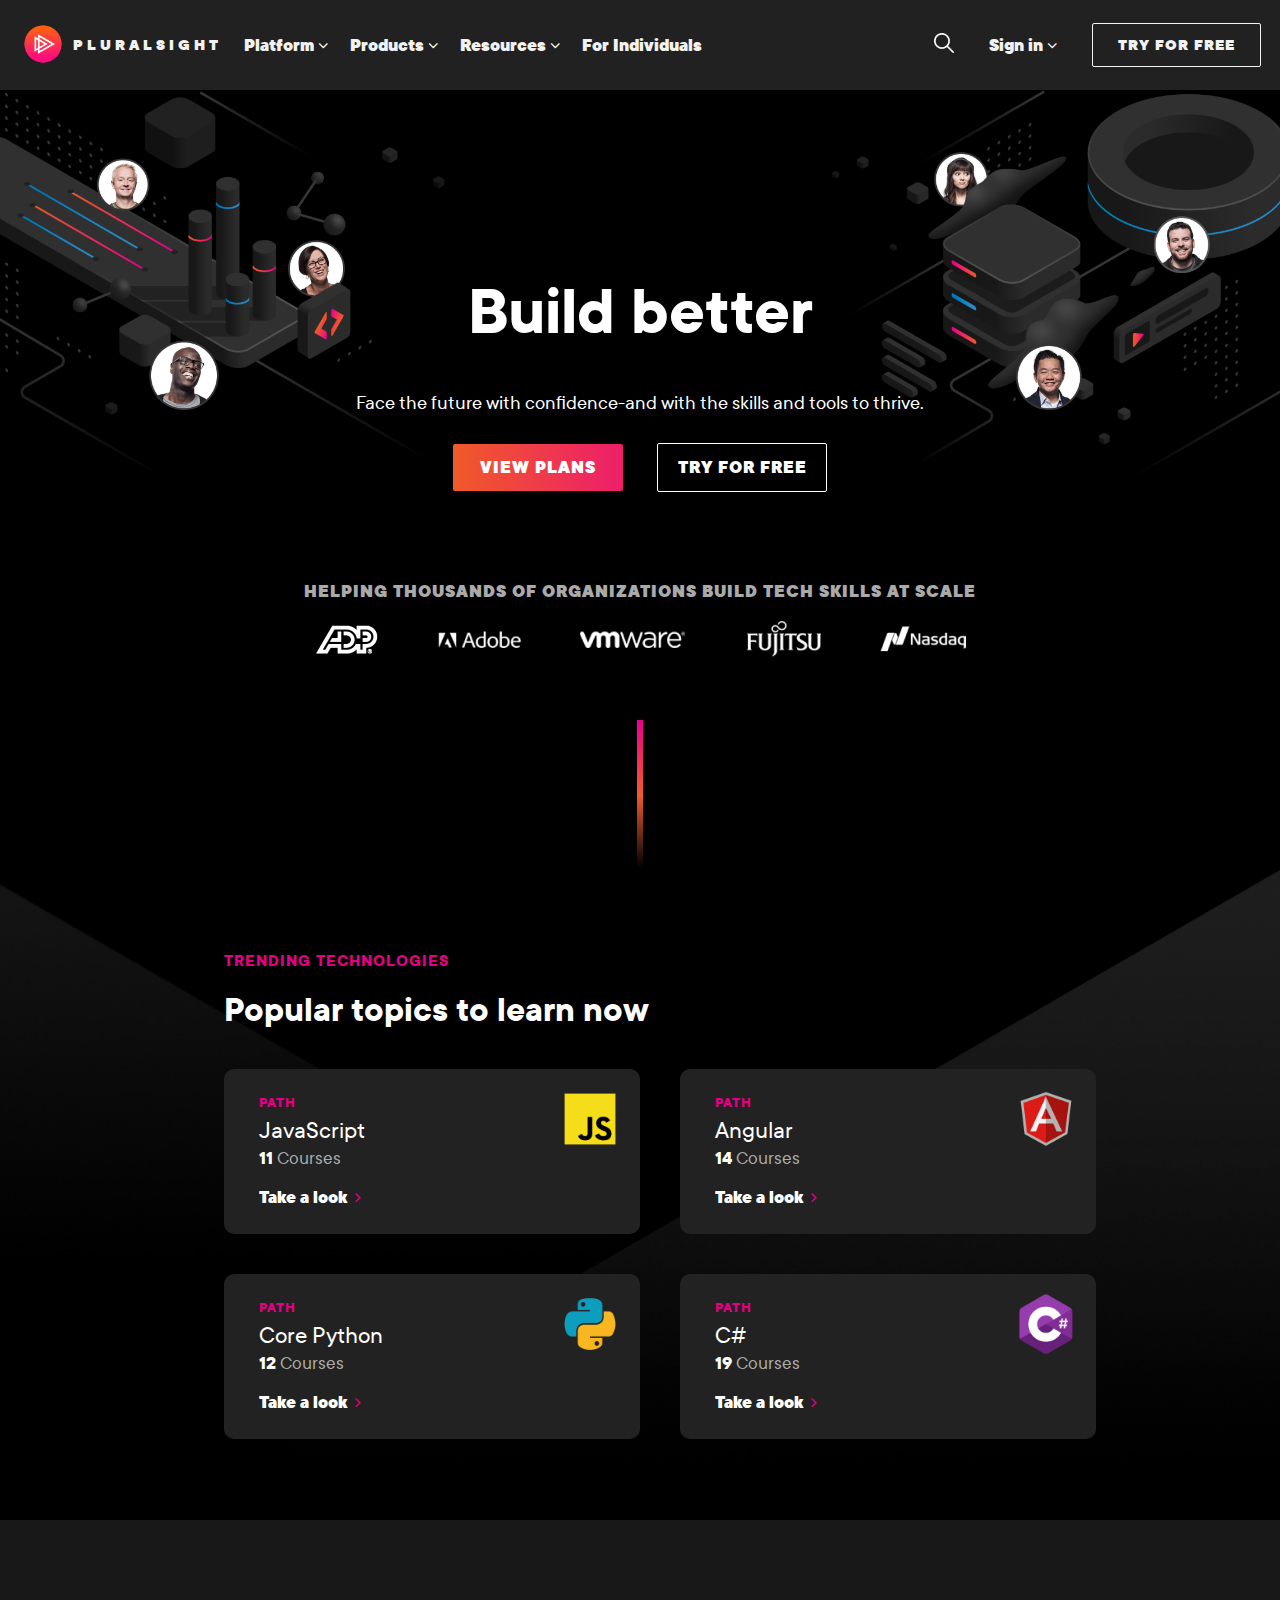
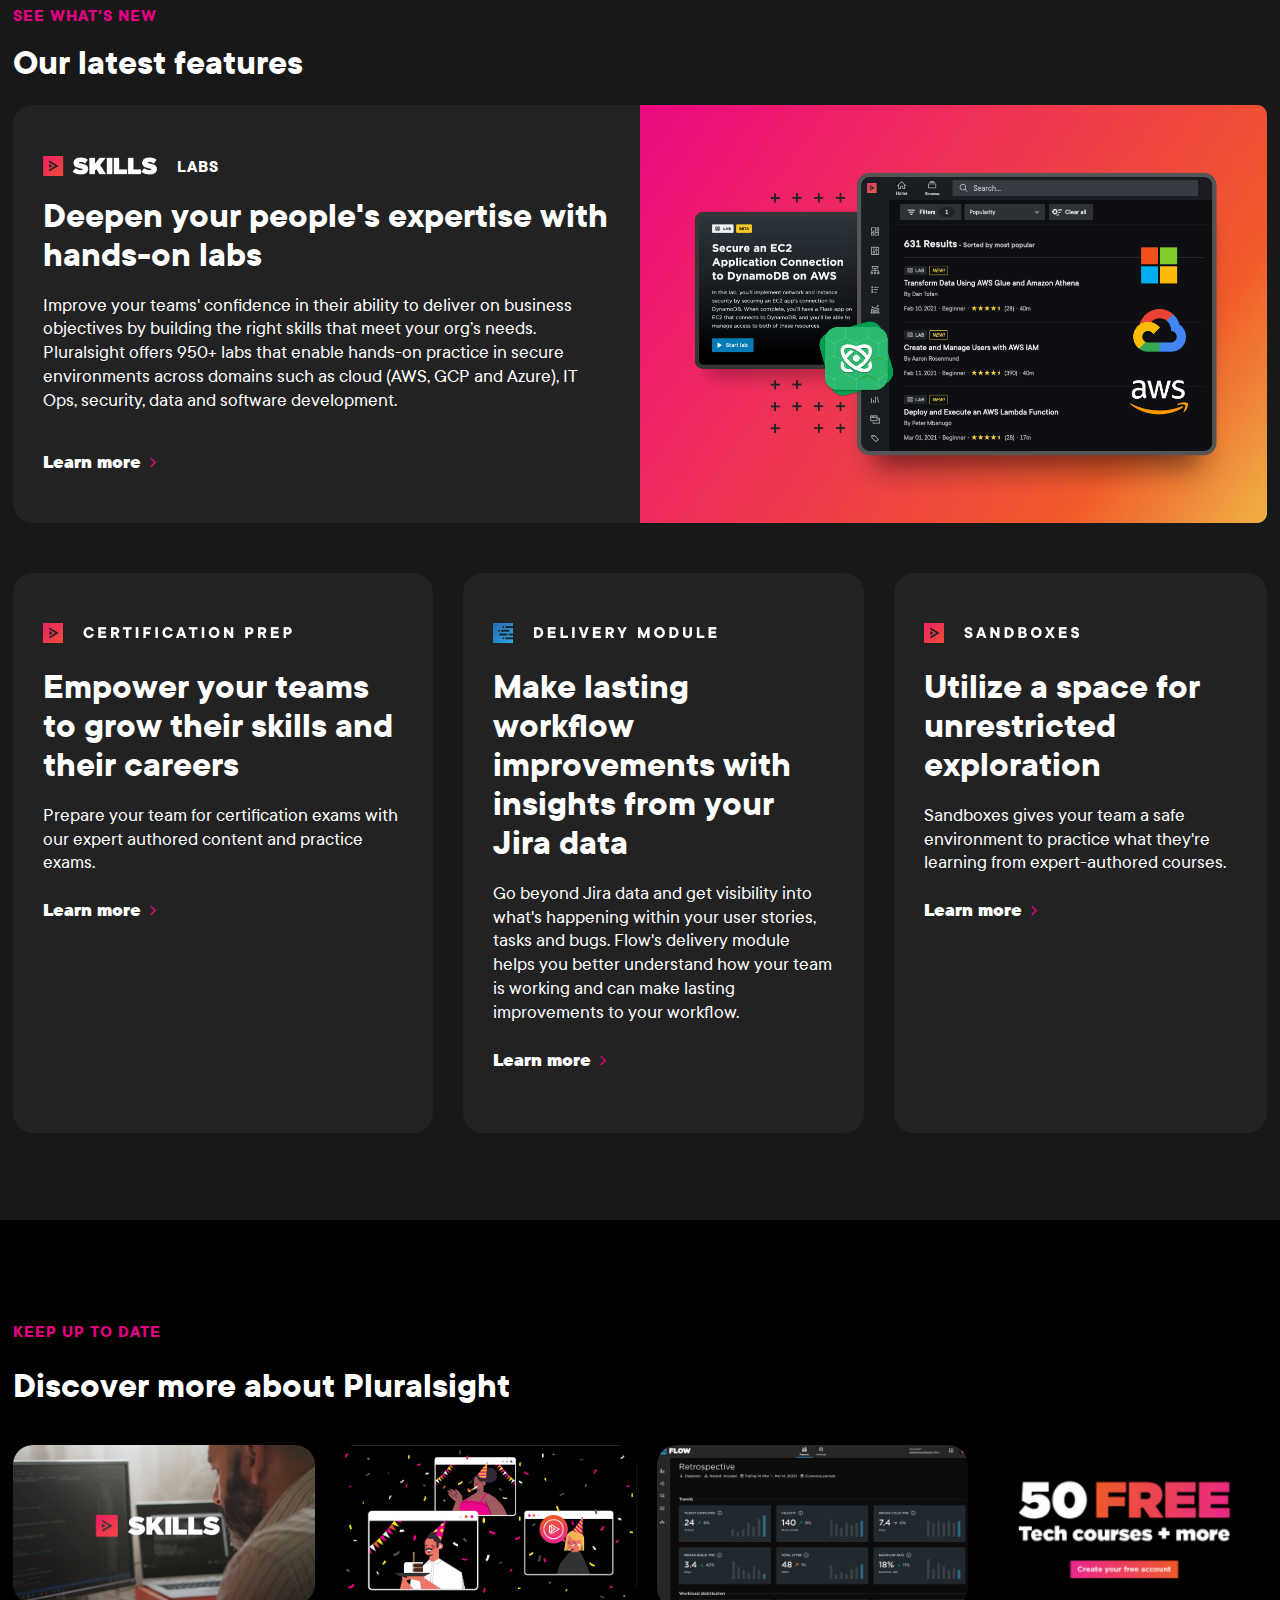
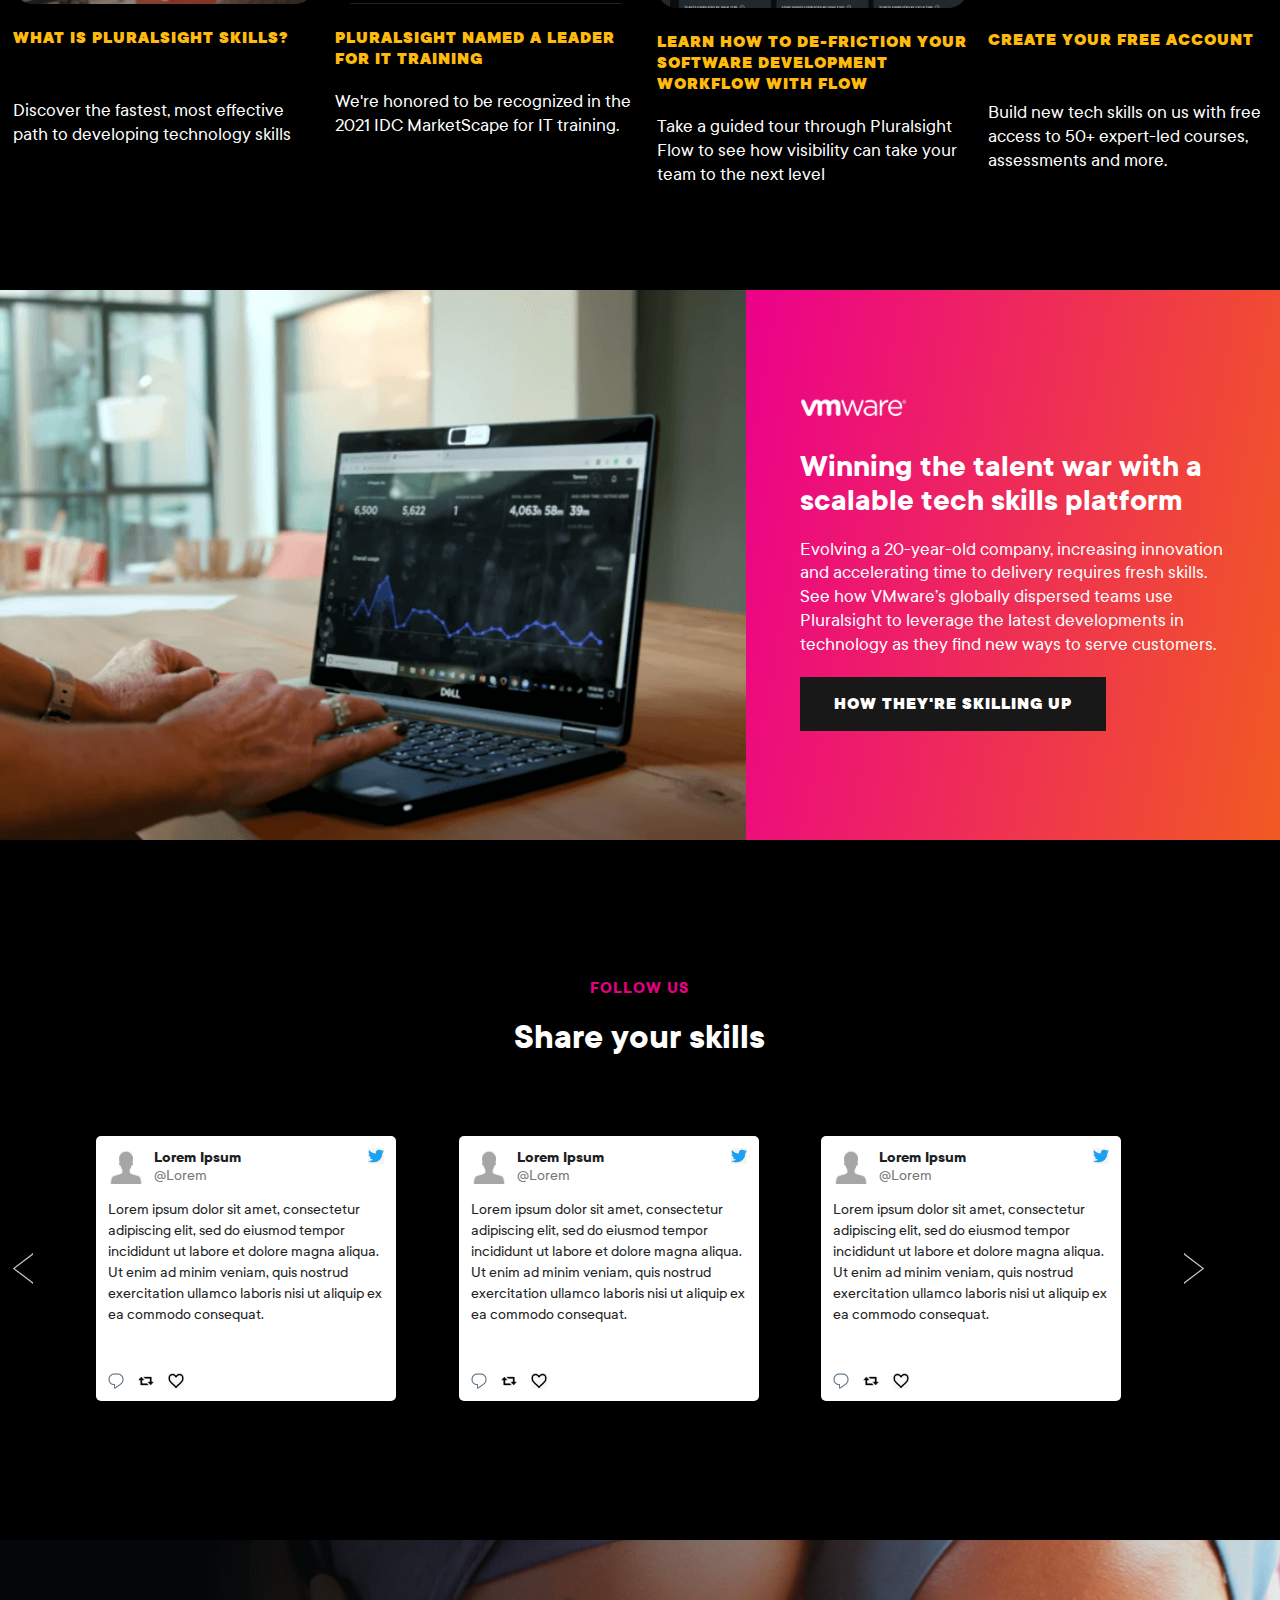
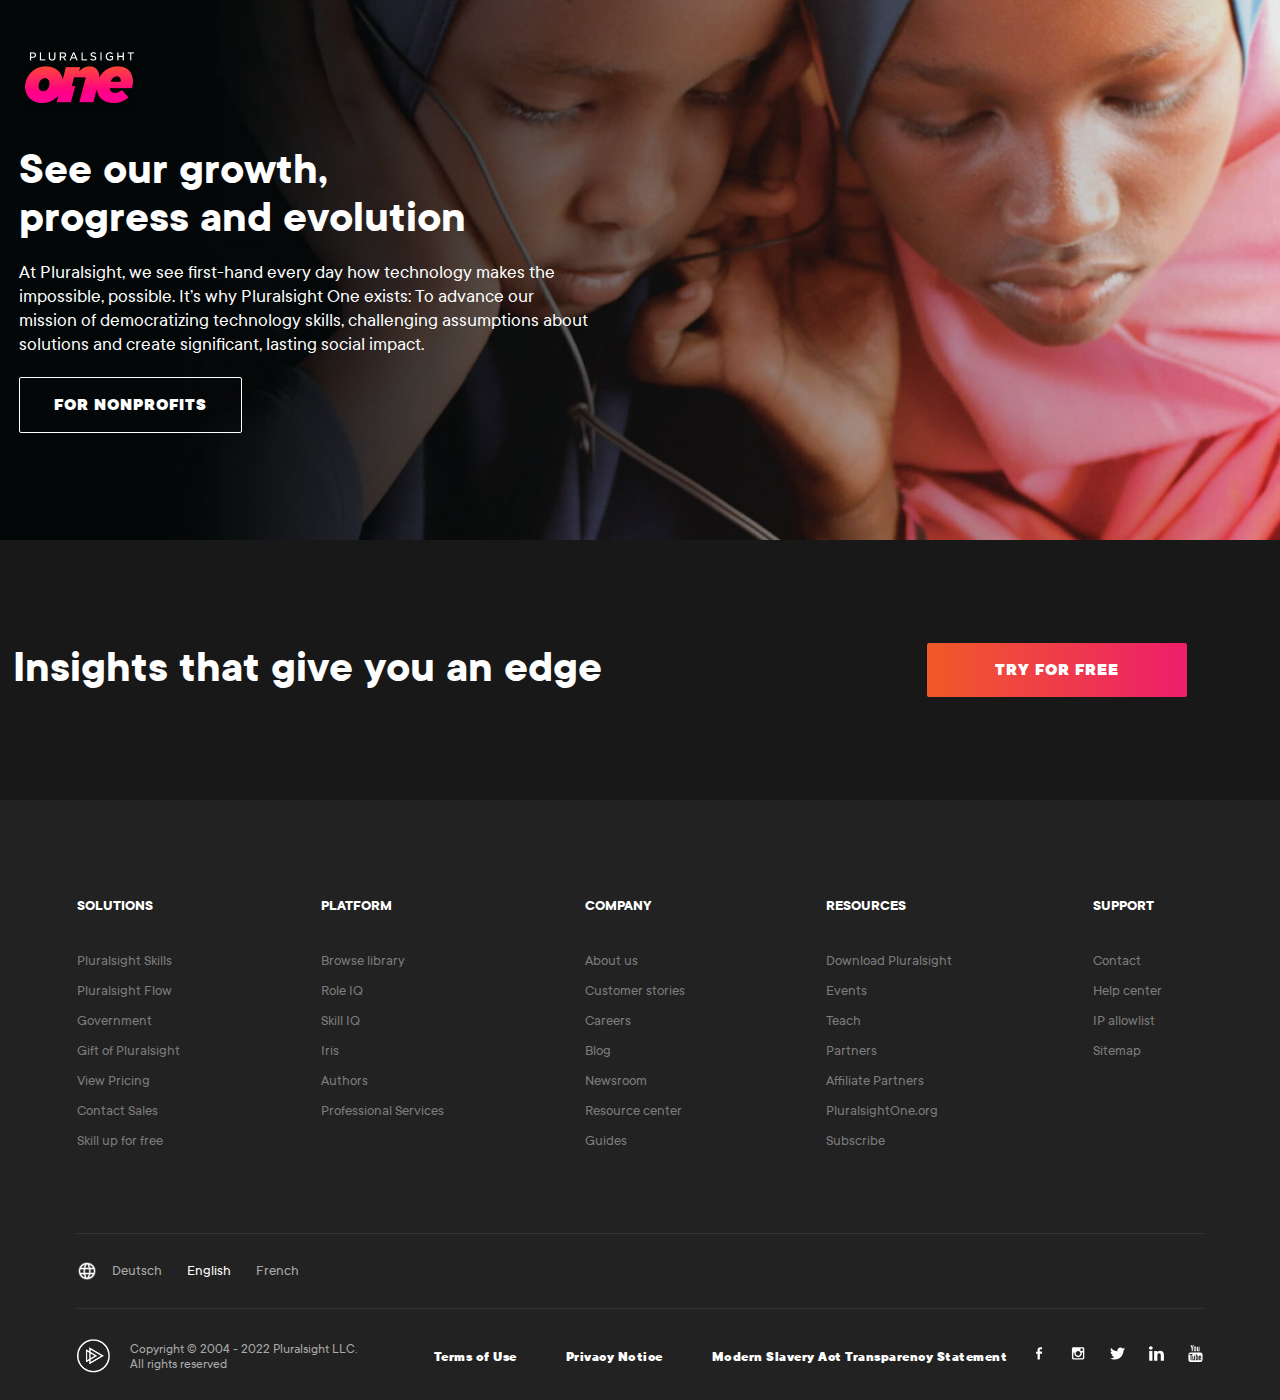
<file: index.html>
<!DOCTYPE html>
<html>
<head>
    <title>Pluralsight | The tech workforce development company</title>
    <meta charset="utf-8">
    <meta name="viewport" content="width=device-width, initial-scale=1">
    <link rel="stylesheet" href="styles.css">
    <link rel="stylesheet" href="https://cdnjs.cloudflare.com/ajax/libs/font-awesome/4.7.0/css/font-awesome.min.css">
    <link rel="icon" href="images/pluralsight-logo.png">
    <script src="https://ajax.googleapis.com/ajax/libs/jquery/3.6.0/jquery.min.js"></script>
</head>
<body>
    <!---------------------- Pre-Header ---------------------->
    <div id="mobile-navbar-bg"></div>
    <div id="search-container">
        <div class="navbar-bg" onclick="navbarBgFunction()"></div>
        <div class="search-container-center">
            <div class="search-container-width">
                <div>
                    <img src="images/search-icon.png">
                    <input type="text" placeholder="What do you want to learn?">
                </div>
                <button id="search-close-btn"></button>
            </div>
        </div>
    </div>
    <div class="pre-header">
        <div class="logo" id="mobile-logo">
            <a href="index.html" id="logo-image"><img src="images/pluralsight-logo.png"></a>
            <a href="index.html">PLURALSIGHT</a>
        </div>
        <div class="navbar-left" id="navbar-left">
            <div class="logo">
                <a href="index.html" id="logo-image"><img src="images/pluralsight-logo.png"></a>
                <a href="index.html">PLURALSIGHT</a>
            </div>
            <a id="platform-btn" onclick="toggleMobilePlatform()">Platform <i class="fa fa-angle-down navbar-arrow-down"></i>
                                          <i class="fa fa-angle-right navbar-arrow-right"></i>
                <div class="bottom-border" id="platform-bottom-border"></div></a>
            

            <a id="products-btn" onclick="toggleMobileProducts()">Products <i class="fa fa-angle-down navbar-arrow-down"></i>
                                          <i class="fa fa-angle-right navbar-arrow-right"></i>
                <div class="bottom-border" id="products-bottom-border"></div></a>

            

            <a id="resources-btn" onclick="toggleMobileResources()">Resources <i class="fa fa-angle-down navbar-arrow-down"></i>
                                            <i class="fa fa-angle-right navbar-arrow-right"></i>
                <div class="bottom-border" id="resources-bottom-border"></div></a>

            

            <a href="individuals.html" id="for-individuals-btn">For Individuals</a>
            <a class="mobile-sign-in" id="mobile-sign-in" onclick="toggleMobileSignIn()">Sign in <i class="fa fa-angle-right navbar-arrow-right"></i></a>
            <a href="" class="mobile-view-plans" id="mobile-view-plans">VIEW PLANS</a>
        </div>

        <div id="platform-container">
            <div class="navbar-bg" onclick="navbarBgFunction()"></div>
            <div class="platform-container-flex">
            <div class="platform-container-left">
                <h5>WAYS TO UPSKILL</h5>
                <div class="platform-container-left-row">
                    <a href=""><img src="images/courses.png"></a>
                    <a href="">Courses</a>
                </div>
                <div class="platform-container-left-row">
                    <a href="skill-iq.html"><img src="images/skill-assessments.png"></a>
                    <a href="skill-iq.html">Skill assessments</a>
                </div>
                <div class="platform-container-left-row">
                    <a href="labs.html"><img src="images/labs.png"></a>
                    <a href="labs.html">Labs</a>
                    <button onclick="window.open('labs.html', '_self')">NEW</button>
                </div>
                <div class="platform-container-left-row">
                    <a href="hands-on-learning.html"><img src="images/hands-on learning.png"></a>
                    <a href="hands-on-learning.html">Hands-on learning</a>
                </div>
                <div class="platform-container-left-row">
                    <a href="cert-prep.html"><img src="images/certification-prep-platform.png"></a>
                    <a href="cert-prep.html">Certification prep</a>
                </div>
                <div class="platform-container-left-row">
                    <a href="live-classes.html"><img src="images/live-classes.svg"></a>
                    <a href="live-classes.html">Live Classes</a>
                </div>
                <div class="platform-container-left-row">
                    <a href=""><img src="images/team-efficiency.png"></a>
                    <a href="">Team efficiency</a>
                </div>
            </div>
            <div class="platform-container-right">
                <div class="platform-container-right-top">
                <div class="skills-for">
                    <h5>SKILLS FOR</h5>
                    <a href="">Software development</a>
                    <a href="">IT ops</a>
                    <a href="">Info & cyber security</a>
                    <a href="">Cloud computing</a>
                    <a href="">Machine learning / AI</a>
                    <a href="">Data professional</a>
                </div>
                <div class="top-trending-paths">
                    <h5>TOP TRENDING PATHS</h5>
                    <div class="top-trending-paths-container">
                        <div class="top-trending-paths-item" onclick="window.open('', 'blank')">
                            <img src="images/microsoft-azure-deployment.png">
                            <div class="top-trending-paths-item-text">
                                <h3>Microsoft Azure Deployment</h3>
                                <p><strong>4</strong> Courses <strong>7</strong> Hours</p>
                            </div>
                        </div>
                        <div class="top-trending-paths-item" onclick="window.open('', 'blank')">
                            <img src="images/cleaning-data-with-r.png">
                            <div class="top-trending-paths-item-text">
                                <h3>Cleaning Data with R</h3>
                                <p><strong>5</strong> Courses <strong>9</strong> Hours</p>
                            </div>
                        </div>
                        <div class="top-trending-paths-item" onclick="window.open('', 'blank')">
                            <img src="images/ruby.png">
                            <div class="top-trending-paths-item-text">
                                <h3>Ruby Language Fundamentals</h3>
                                <p><strong>7</strong> Courses <strong>13</strong> Hours</p>
                            </div>
                        </div>
                        <div class="top-trending-paths-item" onclick="window.open('', 'blank')">
                            <img src="images/aws-operations.png">
                            <div class="top-trending-paths-item-text">
                                <h3>AWS OPERATIONS</h3>
                                <p><strong>7</strong> Courses <strong>14</strong> Hours</p>
                            </div>
                        </div>
                        <div class="top-trending-paths-item" onclick="window.open('', 'blank')">
                            <img src="images/core-python.png">
                            <div class="top-trending-paths-item-text">
                                <h3>Core Python</h3>
                                <p><strong>24</strong> Courses <strong>44</strong> Hours</p>
                            </div>
                        </div>
                    </div>
                </div>
                </div>
                <div class="platform-container-right-bottom">
                    <a href="">See our entire course library</a>
                    <a href="">Check out the Technology Index</a>
                </div>
            </div>
            <button id="platform-close-btn"></button>
            </div>
        </div>
        <div id="products-container">
            <div class="navbar-bg" onclick="navbarBgFunction()"></div>
            <div class="products-container-flex">
                <div class="products-container-col">
                    <img src="images/skills-logo.png">
                    <p onclick="window.open('')">Build tech skills to drive results</p>
                    <a href="">What is Skills?</a>
                    <a href="">View plans</a>
                </div>
                <div class="products-container-col">
                    <img src="images/flow-logo.png">
                    <p onclick="window.open('')">Get insights into your workflow</p>
                    <a href="">What is Flow?</a>
                    <a href="">View plans</a>
                </div>
            </div>
            <button id="products-close-btn"></button>
        </div>
        <div id="resources-container">
            <div class="navbar-bg" onclick="navbarBgFunction()"></div>
            <div class="resources-container-flex">
                <div class="resources-container-col">
                    <h5>LEARN</h5>
                    <a href="">Blog</a>
                    <a href="">Customer stories</a>
                    <a href="">Resource center</a>
                    <a href="">Guides</a>
                    <a href="">App download</a>
                    <a href="">Support</a>
                </div>
                <div class="resources-container-col">
                    <h5>CONNECT</h5>
                    <a href="">Events</a>
                    <a href="">Webinars</a>
                    <a href="">Podcast</a>
                    <h5 class="resources-podcasts">PODCASTS</h5>
                    <a href="">All Hands on Tech</a>
                    <a href="">Perspectives in Leadership</a>
                </div>
            </div>
            <button id="resources-close-btn"></button>
        </div>

        <div class="navbar-right">
            <a id="search-btn"><img src="images/search-icon.png"></a>
            <a id="sign-in-btn">Sign in <i class="fa fa-angle-down"></i>
                <div class="bottom-border" id="sign-in-bottom-border"></div></a>
            <a href="free-trial.html" id="try-for-free">TRY FOR FREE</a>
            <button id="mobile-menu" onclick="showMobileNav()"></button>
            <button id="close-mobile-menu" onclick="closeMobileNav()"></button>
        </div>

        <div id="sign-in-container">
            <div class="navbar-bg" onclick="navbarBgFunction()"></div>
            <div class="sign-in-flex">
                <div class="sign-in-col">
                    <a href="">SIGN IN WITH</a>
                    <div class="sign-in-img">
                        <a href=""><img src="images/skills-logo.png"></a>
                        <i class="fa fa-angle-right purple-arrow-right"></i>
                    </div>
                </div>
                <div class="sign-in-col">
                    <a href="">SIGN IN WITH</a>
                    <div class="sign-in-img">
                        <a href=""><img src="images/flow-logo.png"></a>
                        <i class="fa fa-angle-right purple-arrow-right"></i>
                    </div>
                </div>
            </div>
        </div>
    </div>

    <!---------------------- Header ---------------------->
    <div class="header">
        <h1>Build better <span id="header-span"></span></h1>
        <p>Face the future with confidence-and with the skills and tools to thrive.</p>
        <div class="header-buttons">
            <button class="rainbow-button">VIEW PLANS</button>
            <button class="transparent-button" onclick="window.open('free-trial.html', '_self')">TRY FOR FREE</button>
        </div>
        <span>HELPING THOUSANDS OF ORGANIZATIONS BUILD TECH SKILLS AT SCALE</span>
        <div class="header-orgs">
            <img src="images/adp.png">
            <img src="images/adobe.png">
            <img src="images/vmware.png">
            <img src="images/fujitsu.png">
            <img src="images/nasdaq.png">
        </div>
    </div>

    <!---------------------- Trending Tech ---------------------->
    <div class="journey-line"></div>
    <div class="trending-tech">
        <div class="trending-tech-center-container">
            <h3>TRENDING TECHNOLOGIES</h3>
            <h2>Popular topics to learn now</h2>
            <div class="trending-tech-containers">
                <div class="trending-tech-container">
                    <div class="trending-tech-container-text">
                        <h4>PATH</h4>
                        <p>JavaScript</p>
                        <span><strong>11</strong> Courses</span>
                        <a href="">Take a look <i class="fa fa-angle-right purple-arrow-right"></i></a>
                    </div>
                    <img src="images/javascript.png">
                </div>
                <div class="trending-tech-container">
                    <div class="trending-tech-container-text">
                        <h4>PATH</h4>
                        <p>Angular</p>
                        <span><strong>14</strong> Courses</span>
                        <a href="">Take a look <i class="fa fa-angle-right purple-arrow-right"></i></a>
                    </div>
                    <img src="images/angular.png">
                </div>
                <div class="trending-tech-container">
                    <div class="trending-tech-container-text">
                        <h4>PATH</h4>
                        <p>Core Python</p>
                        <span><strong>12</strong> Courses</span>
                        <a href="">Take a look <i class="fa fa-angle-right purple-arrow-right"></i></a>
                    </div>
                    <img src="images/python.png">
                </div>
                <div class="trending-tech-container">
                    <div class="trending-tech-container-text">
                        <h4>PATH</h4>
                        <p>C#</p>
                        <span><strong>19</strong> Courses</span>
                        <a href="">Take a look <i class="fa fa-angle-right purple-arrow-right"></i></a>
                    </div>
                    <img src="images/csharp.png">
                </div>
            </div>
        </div>
    </div>

    <!---------------------- Whats new ---------------------->
    <div class="whats-new">
        <main>
            <h3>SEE WHAT'S NEW</h3>
            <h1>Our latest features</h1>
            <div class="skills-labs">
                <div class="skills-labs-text">
                    <div class="skills-labs-logo">
                        <img src="images/logo-skills.png">
                        <h4>LABS</h4>
                    </div>
                    <h2>Deepen your people's expertise with hands-on labs</h2>
                    <p>Improve your teams' confidence in their ability to deliver on business objectives by building the right skills that meet your org’s needs. Pluralsight offers 950+ labs that enable hands-on practice in secure environments across domains such as cloud (AWS, GCP and Azure), IT Ops, security, data and software development.</p>
                    <a href="">Learn more <i class="fa fa-angle-right purple-arrow-right"></i></a>
                </div>
                <img src="images/Cloud-labs-image2x.png">
            </div>
            <div class="whats-new-containers">
                <div class="whats-new-container">
                    <img src="images/certification-prep.png">
                    <h2>Empower your teams to grow their skills and their careers</h2>
                    <p>Prepare your team for certification exams with our expert authored content and practice exams.</p>
                    <a href="">Learn more <i class="fa fa-angle-right purple-arrow-right"></i></a>
                </div>
                <div class="whats-new-container">
                    <img src="images/delivery-module.png">
                    <h2>Make lasting workflow improvements with insights from your Jira data</h2>
                    <p>Go beyond Jira data and get visibility into what's happening within your user stories, tasks and bugs. Flow's delivery module helps you better understand how your team is working and can make lasting improvements to your workflow.</p>
                    <a href="">Learn more <i class="fa fa-angle-right purple-arrow-right"></i></a>
                </div>
                <div class="whats-new-container">
                    <img src="images/sandboxes.png">
                    <h2>Utilize a space for unrestricted exploration</h2>
                    <p>Sandboxes gives your team a safe environment to practice what they're learning from expert-authored courses.</p>
                    <a href="">Learn more <i class="fa fa-angle-right purple-arrow-right"></i></a>
                </div>
            </div>
        </main>
    </div>

    <!---------------------- Keep up to date ---------------------->
    <div class="keep-up-to-date">
        <main>
            <h3>KEEP UP TO DATE</h3>
            <h1>Discover more about Pluralsight</h1>
            <div class="keep-up-to-date-containers">
                <div class="keep-up-to-date-container">
                    <a href=""><img src="images/keep-up-to-date1.jpg"></a>
                    <h2>WHAT IS PLURALSIGHT SKILLS?</h2>
                    <p>Discover the fastest, most effective path to developing technology skills</p>
                </div>
                <div class="keep-up-to-date-container">
                    <a href=""><img src="images/keep-up-to-date2.jpg"></a>
                    <h2>PLURALSIGHT NAMED A LEADER FOR IT TRAINING</h2>
                    <p>We're honored to be recognized in the 2021 IDC MarketScape for IT training.</p>
                </div>
                <div class="keep-up-to-date-container">
                    <a href=""><img src="images/keep-up-to-date3.png"></a>
                    <h2>LEARN HOW TO DE-FRICTION YOUR SOFTWARE DEVELOPMENT WORKFLOW WITH FLOW</h2>
                    <p>Take a guided tour through Pluralsight Flow to see how visibility can take your team to the next level</p>
                </div>
                <div class="keep-up-to-date-container">
                    <a href=""><img src="images/keep-up-to-date4.png"></a>
                    <h2>CREATE YOUR FREE ACCOUNT</h2>
                    <p>Build new tech skills on us with free access to 50+ expert-led courses, assessments and more.</p>
                </div>
            </div>
        </main>
    </div>

    <!---------------------- VMware ---------------------->
    <div class="vmware">
        <img src="images/vmware-laptop.png" id="vmware-laptop">
        <div class="vmware-right">
            <div class="vmware-text">
                <img src="images/vmware.png">
                <h1>Winning the talent war with a scalable tech skills platform</h1>
                <p>Evolving a 20-year-old company, increasing innovation and accelerating time to delivery requires fresh skills. See how VMware’s globally dispersed teams use Pluralsight to leverage the latest developments in technology as they find new ways to serve customers.</p>
                <button>HOW THEY'RE SKILLING UP</button>
            </div>
        </div>
    </div>

    <!---------------------- Follow us ---------------------->
    <div class="follow-us">
        <main>
            <h3>FOLLOW US</h3>
            <h1>Share your skills</h1>
            <div class="follow-us-slider">
                <img src="images/left-arrow.png">
                <div class="twitter-container">
                    <div class="twitter-container-top">
                        <div class="twitter-profile">
                            <img src="images/empty-profile-picture.jpg" onclick="window.open('https:twitter.com', 'blank')">
                            <div class="twitter-profile-text">
                                <h3 onclick="window.open('https:twitter.com', 'blank')">Lorem Ipsum</h3>
                                <span onclick="window.open('https:twitter.com', 'blank')">@Lorem</span>
                            </div>
                        </div>
                        <img src="images/twitter-logo.png" onclick="window.open('https:twitter.com', 'blank')">
                    </div>
                    <p>Lorem ipsum dolor sit amet, consectetur adipiscing elit, sed do eiusmod tempor incididunt ut labore et dolore magna aliqua. Ut enim ad minim veniam, quis nostrud exercitation ullamco laboris nisi ut aliquip ex ea commodo consequat.</p>
                    <div class="twitter-container-bottom">
                        <a href=""><img src="images/twitter-reply.png"></a>
                        <a href=""><img src="images/twitter-retweet.png"></a>
                        <a href=""><img src="images/twitter-like.png"></a>
                    </div>
                </div>
                <div class="twitter-container" id="twitter-container2">
                    <div class="twitter-container-top">
                        <div class="twitter-profile">
                            <img src="images/empty-profile-picture.jpg" onclick="window.open('https:twitter.com', 'blank')">
                            <div class="twitter-profile-text">
                                <h3 onclick="window.open('https:twitter.com', 'blank')">Lorem Ipsum</h3>
                                <span onclick="window.open('https:twitter.com', 'blank')">@Lorem</span>
                            </div>
                        </div>
                        <img src="images/twitter-logo.png" onclick="window.open('https:twitter.com', 'blank')">
                    </div>
                    <p>Lorem ipsum dolor sit amet, consectetur adipiscing elit, sed do eiusmod tempor incididunt ut labore et dolore magna aliqua. Ut enim ad minim veniam, quis nostrud exercitation ullamco laboris nisi ut aliquip ex ea commodo consequat.</p>
                    <div class="twitter-container-bottom">
                        <a href=""><img src="images/twitter-reply.png"></a>
                        <a href=""><img src="images/twitter-retweet.png"></a>
                        <a href=""><img src="images/twitter-like.png"></a>
                    </div>
                </div>
                <div class="twitter-container" id="twitter-container3">
                    <div class="twitter-container-top">
                        <div class="twitter-profile">
                            <img src="images/empty-profile-picture.jpg" onclick="window.open('https:twitter.com', 'blank')">
                            <div class="twitter-profile-text">
                                <h3 onclick="window.open('https:twitter.com', 'blank')">Lorem Ipsum</h3>
                                <span onclick="window.open('https:twitter.com', 'blank')">@Lorem</span>
                            </div>
                        </div>
                        <img src="images/twitter-logo.png" onclick="window.open('https:twitter.com', 'blank')">
                    </div>
                    <p>Lorem ipsum dolor sit amet, consectetur adipiscing elit, sed do eiusmod tempor incididunt ut labore et dolore magna aliqua. Ut enim ad minim veniam, quis nostrud exercitation ullamco laboris nisi ut aliquip ex ea commodo consequat.</p>
                    <div class="twitter-container-bottom">
                        <a href=""><img src="images/twitter-reply.png"></a>
                        <a href=""><img src="images/twitter-retweet.png"></a>
                        <a href=""><img src="images/twitter-like.png"></a>
                    </div>
                </div>
                <img src="images/right-arrow.png">
            </div>
        </main>
    </div>

    <!---------------------- Pluralsight one ---------------------->
    <div class="pluralsight-one">
        <div class="pluralsight-one-width">
            <img src="images/pluralsight-one.png">
            <h1>See our growth,<br>
                progress and evolution</h1>
            <p>At Pluralsight, we see first-hand every day how technology makes the impossible, possible. It’s why Pluralsight One exists: To advance our mission of democratizing technology skills, challenging assumptions about solutions and create significant, lasting social impact.</p>
            <button>FOR NONPROFITS</button>
        </div>
    </div>

    <!---------------------- Insights ---------------------->
    <div class="insights">
        <main>
            <div class="insights-container">
            <h1>Insights that give you an edge</h1>
            <button class="rainbow-button" onclick="window.open('free-trial.html', '_self')">TRY FOR FREE</button>
            </div>
        </main>
    </div>

    <!---------------------- Footer ---------------------->
    <div class="footer">
        <footer>
            <div class="footer-navbar">
                <div class="footer-navbar-col">
                    <h5 onclick="toggleFooterSolutions()">SOLUTIONS <i id="footer-solutions-arrowdown" class="fa fa-angle-down footer-arrow"></i>
                                                                    <i id="footer-solutions-arrowup" class="fa fa-angle-up footer-arrow"></i></h5>
                    <div id="footer-solutions">
                        <a href="">Pluralsight Skills</a>
                        <a href="">Pluralsight Flow</a>
                        <a href="">Government</a>
                        <a href="">Gift of Pluralsight</a>
                        <a href="">View Pricing</a>
                        <a href="">Contact Sales</a>
                        <a href="">Skill up for free</a>
                    </div>
                </div>
                <div class="footer-navbar-col">
                    <h5 onclick="toggleFooterPlatform()">PLATFORM <i id="footer-platform-arrowdown" class="fa fa-angle-down footer-arrow"></i>
                                                                  <i id="footer-platform-arrowup" class="fa fa-angle-up footer-arrow"></i></h5>
                    <div id="footer-platform">
                        <a href="">Browse library</a>
                        <a href="">Role IQ</a>
                        <a href="">Skill IQ</a>
                        <a href="">Iris</a>
                        <a href="">Authors</a>
                        <a href="">Professional Services</a>
                    </div>
                 </div>
                 <div class="footer-navbar-col">
                    <h5 onclick="toggleFooterCompany()">COMPANY <i id="footer-company-arrowdown" class="fa fa-angle-down footer-arrow"></i>
                                                                <i id="footer-company-arrowup" class="fa fa-angle-up footer-arrow"></i></h5>
                    <div id="footer-company">
                        <a href="">About us</a>
                        <a href="">Customer stories</a>
                        <a href="">Careers</a>
                        <a href="">Blog</a>
                        <a href="">Newsroom</a>
                        <a href="">Resource center</a>
                        <a href="">Guides</a>
                    </div>
                 </div>
                 <div class="footer-navbar-col">
                    <h5 onclick="toggleFooterResources()">RESOURCES <i id="footer-resources-arrowdown" class="fa fa-angle-down footer-arrow"></i>
                                                                    <i id="footer-resources-arrowup" class="fa fa-angle-up footer-arrow"></i></h5>
                    <div id="footer-resources">
                        <a href="">Download Pluralsight</a>
                        <a href="">Events</a>
                        <a href="">Teach</a>
                        <a href="">Partners</a>
                        <a href="">Affiliate Partners</a>
                        <a href="">PluralsightOne.org</a>
                        <a href="">Subscribe</a>
                    </div>
                 </div>
                 <div class="footer-navbar-col">
                    <h5 onclick="toggleFooterSupport()">SUPPORT <i id="footer-support-arrowdown" class="fa fa-angle-down footer-arrow"></i>
                                                                <i id="footer-support-arrowup" class="fa fa-angle-up footer-arrow"></i></h5>
                    <div id="footer-support">
                        <a href="">Contact</a>
                        <a href="">Help center</a>
                        <a href="">IP allowlist</a>
                        <a href="">Sitemap</a>
                    </div>
                </div>
            </div>
            <div class="footer-lang">
                <img src="images/globe-white.png">
                <a href="">Deutsch</a>
                <a href="" class="active-lang">English</a>
                <a href="">French</a>
            </div>
            <div class="footer-copyright">
                <div class="footer-copyright-left">
                    <img src="images/ps-icon.png">
                    <p>Copyright © 2004 - 2022 Pluralsight LLC. All rights reserved</p>
                </div>
                <div class="footer-copyright-right">
                    <div class="terms-of-use">
                        <a href="">Terms of Use</a>
                        <a href="">Privacy Notice</a>
                        <a href="">Modern Slavery Act Transparency Statement</a>
                    </div>
                    <div class="social-networks">
                        <a href=""><img src="images/fb.svg"></a>
                        <a href=""><img src="images/ig.svg"></a>
                        <a href=""><img src="images/twitter.svg"></a>
                        <a href=""><img src="images/linkedin.svg"></a>
                        <a href=""><img src="images/yt.svg"></a>
                    </div>
                </div>
            </div>
        </footer>
    </div>

    <script src="js/index.js"></script>
    <script src="js/header-text-auto-change.js"></script>
</body>
</html>
</file>
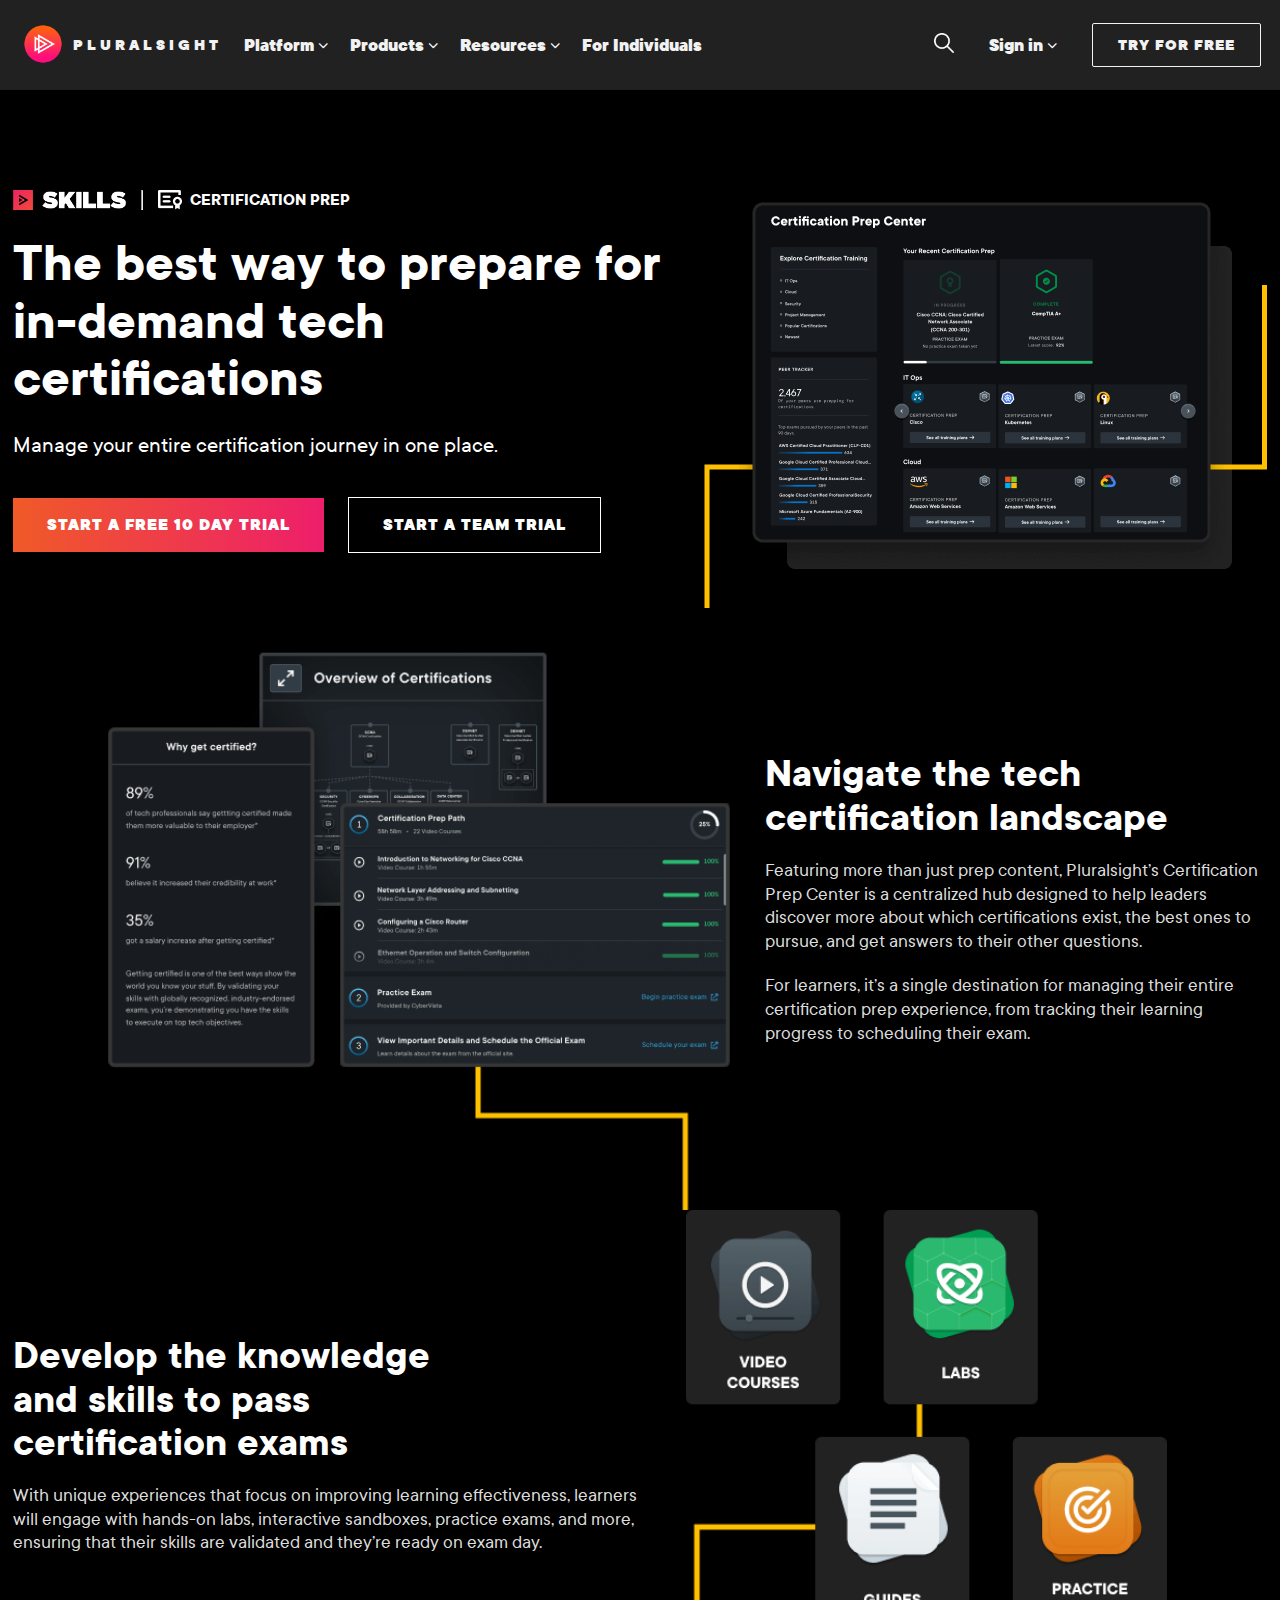
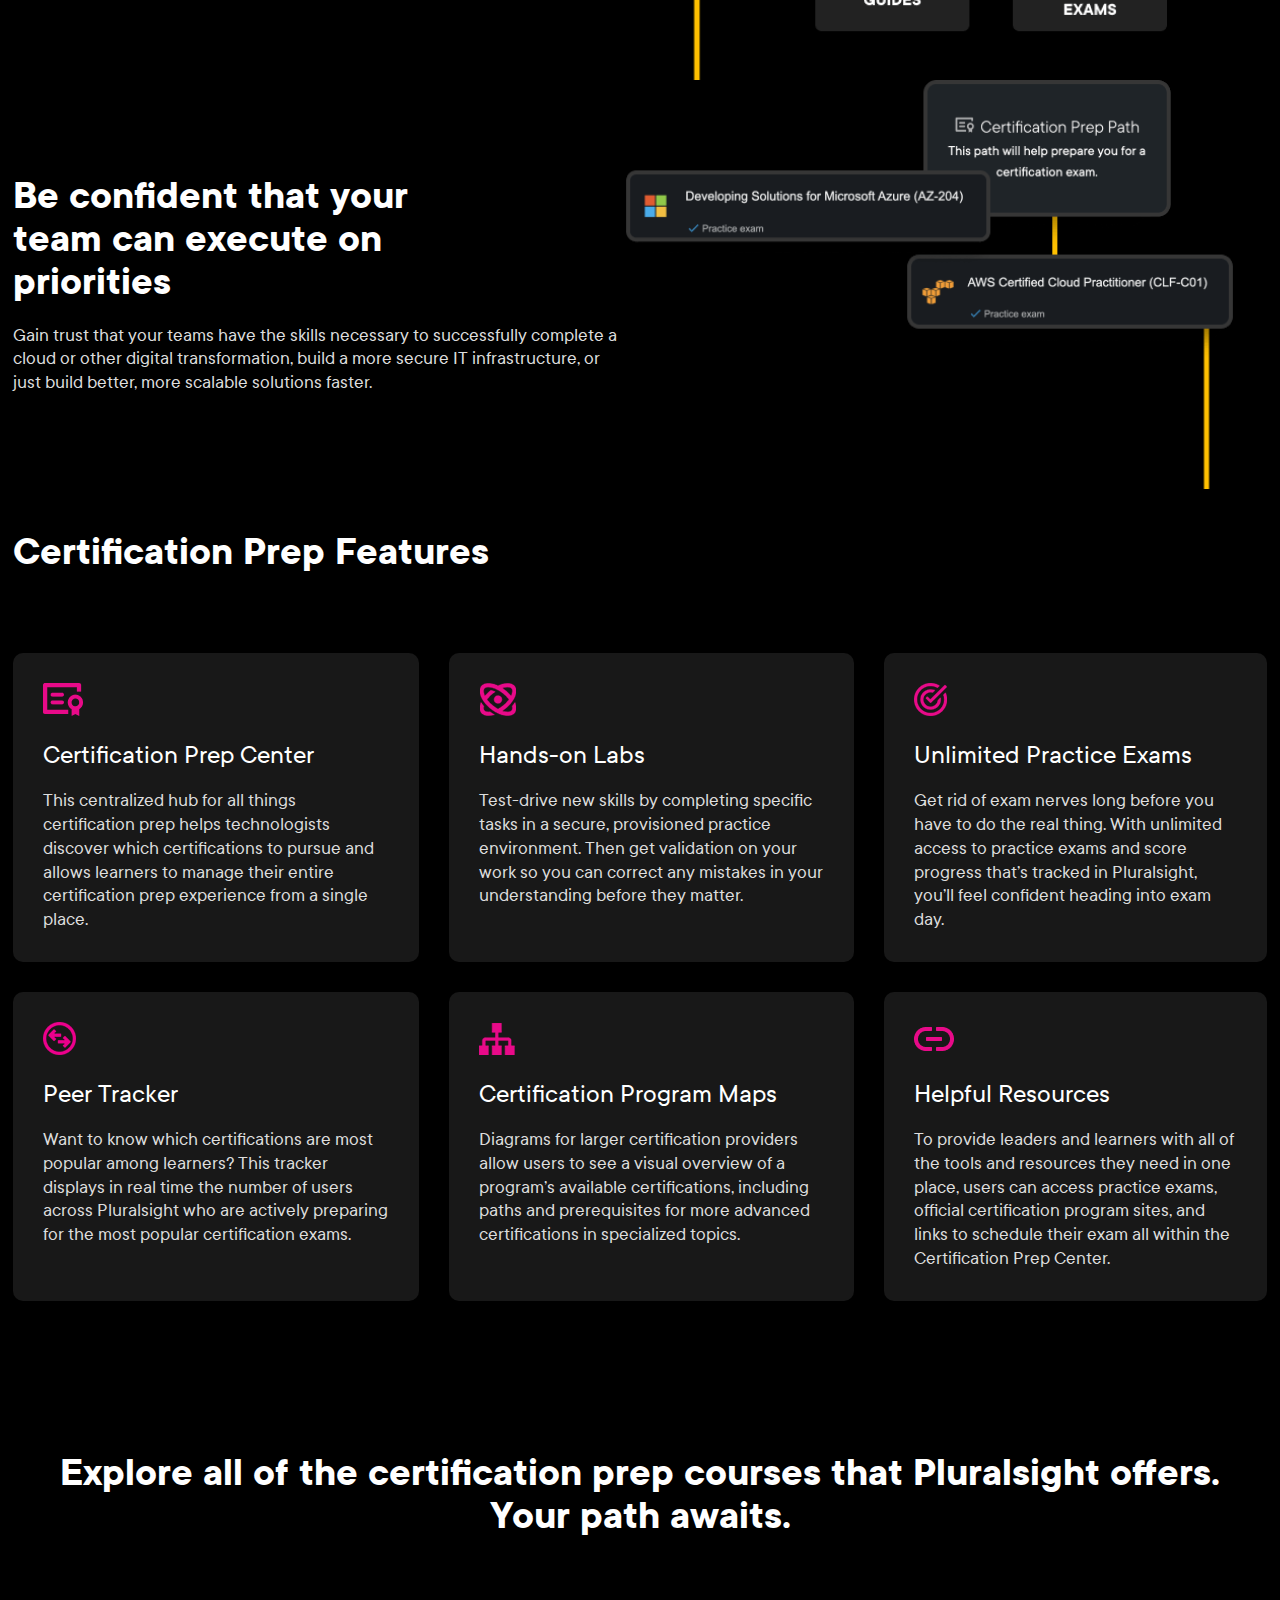
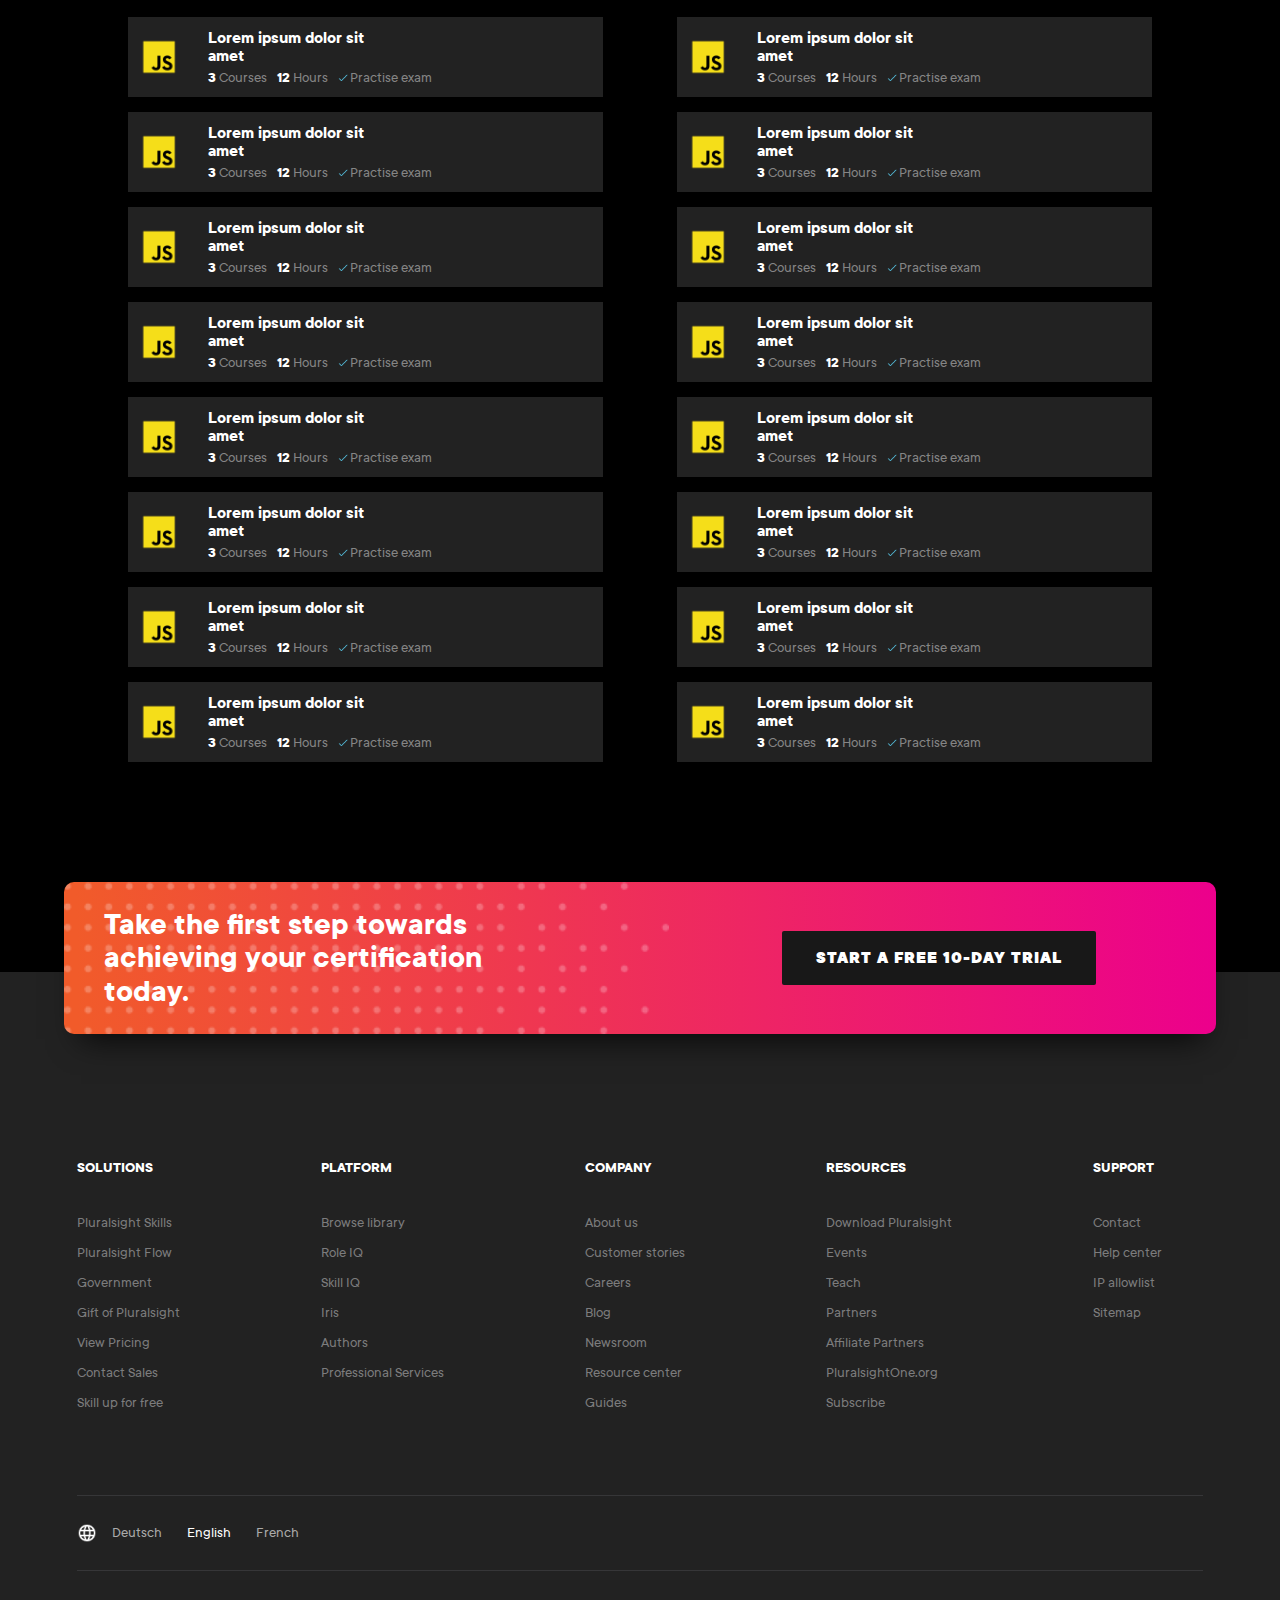
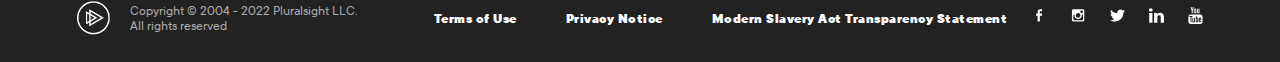
<file: cert-prep.html>
<!DOCTYPE html>
<html>
<head>
    <title>Pluralsight | Certification Prep</title>
    <meta charset="utf-8">
    <meta name="viewport" content="width=device-width, initial-scale=1">
    <link rel="stylesheet" href="styles.css">
    <link rel="stylesheet" href="https://cdnjs.cloudflare.com/ajax/libs/font-awesome/4.7.0/css/font-awesome.min.css">
    <link rel="icon" href="images/pluralsight-logo.png">
    <script src="https://ajax.googleapis.com/ajax/libs/jquery/3.6.0/jquery.min.js"></script>
</head>
<body>
    <!---------------------- Team trial window ---------------------->
    <div id="team-trial-window-bg" onclick="hideTeamTrialWindow()"></div>
    <div class="team-trial-window" id="team-trial-window">
        <div class="team-trial-window-flex">
            <div class="team-trial-window-content">
                <div class="team-trial-window-content-text">
                    <h3>With your 14-day pilot, you can:</h3>
                    <div class="team-trial-window-content-text-row">
                        <img src="images/check-icon-purple.png">
                        <p>Give up to 10 users access to thousands of video courses</p>
                    </div>
                    <div class="team-trial-window-content-text-row">
                        <img src="images/check-icon-purple.png">
                        <p>Practice and apply skills with interactive courses and projects</p>
                    </div>
                    <div class="team-trial-window-content-text-row">
                        <img src="images/check-icon-purple.png">
                        <p>See skills, usage, and trend data for your teams</p>
                    </div>
                    <div class="team-trial-window-content-text-row">
                        <img src="images/check-icon-purple.png">
                        <p>Prepare for certifications with industry-leading practice exams</p>
                    </div>
                    <div class="team-trial-window-content-text-row">
                        <img src="images/check-icon-purple.png">
                        <p>Measure proficiency across skills and roles</p>
                    </div>
                    <div class="team-trial-window-content-text-row">
                        <img src="images/check-icon-purple.png">
                        <p>Align learning to your goals with paths and channels</p>
                    </div>
                </div>
                <div class="team-trial-window-content-checkout">
                    <h2>Ready to skill up your entire team?</h2>
                    <div class="team-trial-window-subs">
                        <i class="fa fa-angle-down" onclick="trialWindowSubsMinus()" id="team-trial-arrowdown"></i>
                        <h1 id="team-trial-subs">10</h1>
                        <i class="fa fa-angle-up" onclick="trialWindowSubsPlus()"></i>
                    </div>
                    <h5>SUBSCRIPTIONS</h5>
                    <p>Need more subscriptions? <a href="">Contact sales</a>.</p>
                    <div class="team-trial-window-button-container">
                        <button class="rainbow-button">CONTINUE TO CHECKOUT</button>
                        <a onclick="hideTeamTrialWindow()" style="cursor: pointer;">Cancel</a>
                    </div>
                </div>
            </div>
        </div>
    </div>

    <!---------------------- Pre-Header ---------------------->
    <div id="mobile-navbar-bg"></div>
    <div id="search-container">
        <div class="navbar-bg" onclick="navbarBgFunction()"></div>
        <div class="search-container-center">
            <div class="search-container-width">
                <div>
                    <img src="images/search-icon.png">
                    <input type="text" placeholder="What do you want to learn?">
                </div>
                <button id="search-close-btn"></button>
            </div>
        </div>
    </div>
    <div class="pre-header">
        <div class="logo" id="mobile-logo">
            <a href="index.html" id="logo-image"><img src="images/pluralsight-logo.png"></a>
            <a href="index.html">PLURALSIGHT</a>
        </div>
        <div class="navbar-left" id="navbar-left">
            <div class="logo">
                <a href="index.html" id="logo-image"><img src="images/pluralsight-logo.png"></a>
                <a href="index.html">PLURALSIGHT</a>
            </div>
            <a id="platform-btn" onclick="toggleMobilePlatform()">Platform <i class="fa fa-angle-down navbar-arrow-down"></i>
                                          <i class="fa fa-angle-right navbar-arrow-right"></i>
                <div class="bottom-border" id="platform-bottom-border"></div></a>
            

            <a id="products-btn" onclick="toggleMobileProducts()">Products <i class="fa fa-angle-down navbar-arrow-down"></i>
                                          <i class="fa fa-angle-right navbar-arrow-right"></i>
                <div class="bottom-border" id="products-bottom-border"></div></a>

            

            <a id="resources-btn" onclick="toggleMobileResources()">Resources <i class="fa fa-angle-down navbar-arrow-down"></i>
                                            <i class="fa fa-angle-right navbar-arrow-right"></i>
                <div class="bottom-border" id="resources-bottom-border"></div></a>

            

            <a href="individuals.html" id="for-individuals-btn">For Individuals</a>
            <a class="mobile-sign-in" id="mobile-sign-in" onclick="toggleMobileSignIn()">Sign in <i class="fa fa-angle-right navbar-arrow-right"></i></a>
            <a href="" class="mobile-view-plans" id="mobile-view-plans">VIEW PLANS</a>
        </div>

        <div id="platform-container">
            <div class="navbar-bg" onclick="navbarBgFunction()"></div>
            <div class="platform-container-flex">
            <div class="platform-container-left">
                <h5>WAYS TO UPSKILL</h5>
                <div class="platform-container-left-row">
                    <a href=""><img src="images/courses.png"></a>
                    <a href="">Courses</a>
                </div>
                <div class="platform-container-left-row">
                    <a href="skill-iq.html"><img src="images/skill-assessments.png"></a>
                    <a href="skill-iq.html">Skill assessments</a>
                </div>
                <div class="platform-container-left-row">
                    <a href="labs.html"><img src="images/labs.png"></a>
                    <a href="labs.html">Labs</a>
                    <button onclick="window.open('labs.html', '_self')">NEW</button>
                </div>
                <div class="platform-container-left-row">
                    <a href="hands-on-learning.html"><img src="images/hands-on learning.png"></a>
                    <a href="hands-on-learning.html">Hands-on learning</a>
                </div>
                <div class="platform-container-left-row">
                    <a href="cert-prep.html"><img src="images/certification-prep-platform.png"></a>
                    <a href="cert-prep.html">Certification prep</a>
                </div>
                <div class="platform-container-left-row">
                    <a href="live-classes.html"><img src="images/live-classes.svg"></a>
                    <a href="live-classes.html">Live Classes</a>
                </div>
                <div class="platform-container-left-row">
                    <a href=""><img src="images/team-efficiency.png"></a>
                    <a href="">Team efficiency</a>
                </div>
            </div>
            <div class="platform-container-right">
                <div class="platform-container-right-top">
                <div class="skills-for">
                    <h5>SKILLS FOR</h5>
                    <a href="">Software development</a>
                    <a href="">IT ops</a>
                    <a href="">Info & cyber security</a>
                    <a href="">Cloud computing</a>
                    <a href="">Machine learning / AI</a>
                    <a href="">Data professional</a>
                </div>
                <div class="top-trending-paths">
                    <h5>TOP TRENDING PATHS</h5>
                    <div class="top-trending-paths-container">
                        <div class="top-trending-paths-item" onclick="window.open('', 'blank')">
                            <img src="images/microsoft-azure-deployment.png">
                            <div class="top-trending-paths-item-text">
                                <h3>Microsoft Azure Deployment</h3>
                                <p><strong>4</strong> Courses <strong>7</strong> Hours</p>
                            </div>
                        </div>
                        <div class="top-trending-paths-item" onclick="window.open('', 'blank')">
                            <img src="images/cleaning-data-with-r.png">
                            <div class="top-trending-paths-item-text">
                                <h3>Cleaning Data with R</h3>
                                <p><strong>5</strong> Courses <strong>9</strong> Hours</p>
                            </div>
                        </div>
                        <div class="top-trending-paths-item" onclick="window.open('', 'blank')">
                            <img src="images/ruby.png">
                            <div class="top-trending-paths-item-text">
                                <h3>Ruby Language Fundamentals</h3>
                                <p><strong>7</strong> Courses <strong>13</strong> Hours</p>
                            </div>
                        </div>
                        <div class="top-trending-paths-item" onclick="window.open('', 'blank')">
                            <img src="images/aws-operations.png">
                            <div class="top-trending-paths-item-text">
                                <h3>AWS OPERATIONS</h3>
                                <p><strong>7</strong> Courses <strong>14</strong> Hours</p>
                            </div>
                        </div>
                        <div class="top-trending-paths-item" onclick="window.open('', 'blank')">
                            <img src="images/core-python.png">
                            <div class="top-trending-paths-item-text">
                                <h3>Core Python</h3>
                                <p><strong>24</strong> Courses <strong>44</strong> Hours</p>
                            </div>
                        </div>
                    </div>
                </div>
                </div>
                <div class="platform-container-right-bottom">
                    <a href="">See our entire course library</a>
                    <a href="">Check out the Technology Index</a>
                </div>
            </div>
            <button id="platform-close-btn"></button>
            </div>
        </div>
        <div id="products-container">
            <div class="navbar-bg" onclick="navbarBgFunction()"></div>
            <div class="products-container-flex">
                <div class="products-container-col">
                    <img src="images/skills-logo.png">
                    <p onclick="window.open('')">Build tech skills to drive results</p>
                    <a href="">What is Skills?</a>
                    <a href="">View plans</a>
                </div>
                <div class="products-container-col">
                    <img src="images/flow-logo.png">
                    <p onclick="window.open('')">Get insights into your workflow</p>
                    <a href="">What is Flow?</a>
                    <a href="">View plans</a>
                </div>
            </div>
            <button id="products-close-btn"></button>
        </div>
        <div id="resources-container">
            <div class="navbar-bg" onclick="navbarBgFunction()"></div>
            <div class="resources-container-flex">
                <div class="resources-container-col">
                    <h5>LEARN</h5>
                    <a href="">Blog</a>
                    <a href="">Customer stories</a>
                    <a href="">Resource center</a>
                    <a href="">Guides</a>
                    <a href="">App download</a>
                    <a href="">Support</a>
                </div>
                <div class="resources-container-col">
                    <h5>CONNECT</h5>
                    <a href="">Events</a>
                    <a href="">Webinars</a>
                    <a href="">Podcast</a>
                    <h5 class="resources-podcasts">PODCASTS</h5>
                    <a href="">All Hands on Tech</a>
                    <a href="">Perspectives in Leadership</a>
                </div>
            </div>
            <button id="resources-close-btn"></button>
        </div>

        <div class="navbar-right">
            <a id="search-btn"><img src="images/search-icon.png"></a>
            <a id="sign-in-btn">Sign in <i class="fa fa-angle-down"></i>
                <div class="bottom-border" id="sign-in-bottom-border"></div></a>
            <a href="free-trial.html" id="try-for-free">TRY FOR FREE</a>
            <button id="mobile-menu" onclick="showMobileNav()"></button>
            <button id="close-mobile-menu" onclick="closeMobileNav()"></button>
        </div>

        <div id="sign-in-container">
            <div class="navbar-bg" onclick="navbarBgFunction()"></div>
            <div class="sign-in-flex">
                <div class="sign-in-col">
                    <a href="">SIGN IN WITH</a>
                    <div class="sign-in-img">
                        <a href=""><img src="images/skills-logo.png"></a>
                        <i class="fa fa-angle-right purple-arrow-right"></i>
                    </div>
                </div>
                <div class="sign-in-col">
                    <a href="">SIGN IN WITH</a>
                    <div class="sign-in-img">
                        <a href=""><img src="images/flow-logo.png"></a>
                        <i class="fa fa-angle-right purple-arrow-right"></i>
                    </div>
                </div>
            </div>
        </div>
    </div>

    <!---------------------- Cert-prep header ---------------------->
<main>
    <div class="cert-prep-header">
        <div class="cert-prep-header-text">
            <div class="cert-prep-skills">
                <img src="images/skills-logo.png">
                <hr>
                <img src="images/certification-prep-logo.png">
                <h4>CERTIFICATION PREP</h4>
            </div>
            <h1>The best way to prepare for in-demand tech certifications</h1>
            <p>Manage your entire certification journey in one place.</p>
            <div class="hands-on-header-btn-container">
                <button class="rainbow-button" onclick="window.open('free-trial.html', '_self')">START A FREE 10 DAY TRIAL</button>
                <button class="transparent-button" onclick="showTeamTrialWindow()">START A TEAM TRIAL</button>
            </div>
        </div>
        <img src="images/cert-prep-img1.png">
    </div>

    <!---------------------- Cert-prep after-header ---------------------->
    <div class="cert-prep-after-header">
        <img src="images/cert-prep-img2.png">
        <div class="cert-prep-after-header-text">
            <h1>Navigate the tech certification landscape</h1>
            <p>Featuring more than just prep content, Pluralsight’s Certification Prep Center is a centralized hub designed to help leaders discover more about which certifications exist, the best ones to pursue, and get answers to their other questions.</p>
            <p>For learners, it’s a single destination for managing their entire certification prep experience, from tracking their learning progress to scheduling their exam.</p>
        </div>
    </div>

    <!---------------------- Cert-prep rows ---------------------->
    <div class="cert-prep-row">
        <div class="cert-prep-row-text">
            <h1>Develop the knowledge and skills to pass certification exams</h1>
            <p>With unique experiences that focus on improving learning effectiveness, learners will engage with hands-on labs, interactive sandboxes, practice exams, and more, ensuring that their skills are validated and they’re ready on exam day.</p>
        </div>
        <img src="images/cert-prep-img3.png" style="max-width: 581.39px; width: 100%;">
    </div>
    <div class="cert-prep-row">
        <div class="cert-prep-row-text">
            <h1>Be confident that your team can execute on priorities</h1>
            <p>Gain trust that your teams have the skills necessary to successfully complete a cloud or other digital transformation, build a more secure IT infrastructure, or just build better, more scalable solutions faster.</p>
        </div>
        <img src="images/cert-prep-img4.png" style="padding-right: 2%; max-width: 647.59px; width: 100%;">
    </div>

    <!---------------------- Cert-prep features ---------------------->
    <div class="cert-prep-features">
        <h1>Certification Prep Features</h1>
        <div class="cert-prep-features-grid">
            <div class="cert-prep-features-grid-item">
                <img src="images/cert-prep.png">
                <h3>Certification Prep Center</h3>
                <p>This centralized hub for all things certification prep helps technologists discover which certifications to pursue and allows learners to manage their entire certification prep experience from a single place.</p>
            </div>
            <div class="cert-prep-features-grid-item">
                <img src="images/hands-on-labs.png">
                <h3>Hands-on Labs</h3>
                <p>Test-drive new skills by completing specific tasks in a secure, provisioned practice environment. Then get validation on your work so you can correct any mistakes in your understanding before they matter.</p>
            </div>
            <div class="cert-prep-features-grid-item">
                <img src="images/exams.png">
                <h3>Unlimited Practice Exams</h3>
                <p>Get rid of exam nerves long before you have to do the real thing. With unlimited access to practice exams and score progress that’s tracked in Pluralsight, you’ll feel confident heading into exam day.</p>
            </div>
            <div class="cert-prep-features-grid-item">
                <img src="images/tracker.png">
                <h3>Peer Tracker</h3>
                <p>Want to know which certifications are most popular among learners? This tracker displays in real time the number of users across Pluralsight who are actively preparing for the most popular certification exams.</p>
            </div>
            <div class="cert-prep-features-grid-item">
                <img src="images/program-map.png">
                <h3>Certification Program Maps</h3>
                <p>Diagrams for larger certification providers allow users to see a visual overview of a program’s available certifications, including paths and prerequisites for more advanced certifications in specialized topics.</p>
            </div>
            <div class="cert-prep-features-grid-item">
                <img src="images/resources.png">
                <h3>Helpful Resources</h3>
                <p>To provide leaders and learners with all of the tools and resources they need in one place, users can access practice exams, official certification program sites, and links to schedule their exam all within the Certification Prep Center.</p>
            </div>
        </div>
    </div>
</main>

    <!---------------------- Cert-prep courses ---------------------->
    <div class="cert-prep-courses">
        <h1>Explore all of the certification prep courses that Pluralsight offers.</h1>
        <h1>Your path awaits.</h1>
        <div class="skill-iq-courses-width">
            <div class="skill-iq-courses-list cert-prep-courses-list">
                <div class="skill-iq-courses-list-row">
                    <div class="skill-iq-courses-list-item">
                        <img src="images/javascript.png">
                        <div class="skill-iq-courses-list-item-text">
                            <h3>Lorem ipsum dolor sit amet</h3>
                            <div class="skill-iq-courses-list-item-text-bottom">
                                <p><strong>3</strong> Courses</p>
                                <p><strong>12</strong> Hours</p>
                                <div class="get-your-skill-iq">
                                    <img src="images/check-icon-cyan.png">
                                    <p>Practise exam</p>
                                </div>
                            </div>
                        </div>
                    </div>
                    <div class="skill-iq-courses-list-item">
                        <img src="images/javascript.png">
                        <div class="skill-iq-courses-list-item-text">
                            <h3>Lorem ipsum dolor sit amet</h3>
                            <div class="skill-iq-courses-list-item-text-bottom">
                                <p><strong>3</strong> Courses</p>
                                <p><strong>12</strong> Hours</p>
                                <div class="get-your-skill-iq">
                                    <img src="images/check-icon-cyan.png">
                                    <p>Practise exam</p>
                                </div>
                            </div>
                        </div>
                    </div>
                </div>
                <div class="skill-iq-courses-list-row">
                    <div class="skill-iq-courses-list-item">
                        <img src="images/javascript.png">
                        <div class="skill-iq-courses-list-item-text">
                            <h3>Lorem ipsum dolor sit amet</h3>
                            <div class="skill-iq-courses-list-item-text-bottom">
                                <p><strong>3</strong> Courses</p>
                                <p><strong>12</strong> Hours</p>
                                <div class="get-your-skill-iq">
                                    <img src="images/check-icon-cyan.png">
                                    <p>Practise exam</p>
                                </div>
                            </div>
                        </div>
                    </div>
                    <div class="skill-iq-courses-list-item">
                        <img src="images/javascript.png">
                        <div class="skill-iq-courses-list-item-text">
                            <h3>Lorem ipsum dolor sit amet</h3>
                            <div class="skill-iq-courses-list-item-text-bottom">
                                <p><strong>3</strong> Courses</p>
                                <p><strong>12</strong> Hours</p>
                                <div class="get-your-skill-iq">
                                    <img src="images/check-icon-cyan.png">
                                    <p>Practise exam</p>
                                </div>
                            </div>
                        </div>
                    </div>
                </div>
                <div class="skill-iq-courses-list-row">
                    <div class="skill-iq-courses-list-item">
                        <img src="images/javascript.png">
                        <div class="skill-iq-courses-list-item-text">
                            <h3>Lorem ipsum dolor sit amet</h3>
                            <div class="skill-iq-courses-list-item-text-bottom">
                                <p><strong>3</strong> Courses</p>
                                <p><strong>12</strong> Hours</p>
                                <div class="get-your-skill-iq">
                                    <img src="images/check-icon-cyan.png">
                                    <p>Practise exam</p>
                                </div>
                            </div>
                        </div>
                    </div>
                    <div class="skill-iq-courses-list-item">
                        <img src="images/javascript.png">
                        <div class="skill-iq-courses-list-item-text">
                            <h3>Lorem ipsum dolor sit amet</h3>
                            <div class="skill-iq-courses-list-item-text-bottom">
                                <p><strong>3</strong> Courses</p>
                                <p><strong>12</strong> Hours</p>
                                <div class="get-your-skill-iq">
                                    <img src="images/check-icon-cyan.png">
                                    <p>Practise exam</p>
                                </div>
                            </div>
                        </div>
                    </div>
                </div>
                <div class="skill-iq-courses-list-row">
                    <div class="skill-iq-courses-list-item">
                        <img src="images/javascript.png">
                        <div class="skill-iq-courses-list-item-text">
                            <h3>Lorem ipsum dolor sit amet</h3>
                            <div class="skill-iq-courses-list-item-text-bottom">
                                <p><strong>3</strong> Courses</p>
                                <p><strong>12</strong> Hours</p>
                                <div class="get-your-skill-iq">
                                    <img src="images/check-icon-cyan.png">
                                    <p>Practise exam</p>
                                </div>
                            </div>
                        </div>
                    </div>
                    <div class="skill-iq-courses-list-item">
                        <img src="images/javascript.png">
                        <div class="skill-iq-courses-list-item-text">
                            <h3>Lorem ipsum dolor sit amet</h3>
                            <div class="skill-iq-courses-list-item-text-bottom">
                                <p><strong>3</strong> Courses</p>
                                <p><strong>12</strong> Hours</p>
                                <div class="get-your-skill-iq">
                                    <img src="images/check-icon-cyan.png">
                                    <p>Practise exam</p>
                                </div>
                            </div>
                        </div>
                    </div>
                </div>
                <div class="skill-iq-courses-list-row">
                    <div class="skill-iq-courses-list-item">
                        <img src="images/javascript.png">
                        <div class="skill-iq-courses-list-item-text">
                            <h3>Lorem ipsum dolor sit amet</h3>
                            <div class="skill-iq-courses-list-item-text-bottom">
                                <p><strong>3</strong> Courses</p>
                                <p><strong>12</strong> Hours</p>
                                <div class="get-your-skill-iq">
                                    <img src="images/check-icon-cyan.png">
                                    <p>Practise exam</p>
                                </div>
                            </div>
                        </div>
                    </div>
                    <div class="skill-iq-courses-list-item">
                        <img src="images/javascript.png">
                        <div class="skill-iq-courses-list-item-text">
                            <h3>Lorem ipsum dolor sit amet</h3>
                            <div class="skill-iq-courses-list-item-text-bottom">
                                <p><strong>3</strong> Courses</p>
                                <p><strong>12</strong> Hours</p>
                                <div class="get-your-skill-iq">
                                    <img src="images/check-icon-cyan.png">
                                    <p>Practise exam</p>
                                </div>
                            </div>
                        </div>
                    </div>
                </div>
                <div class="skill-iq-courses-list-row">
                    <div class="skill-iq-courses-list-item">
                        <img src="images/javascript.png">
                        <div class="skill-iq-courses-list-item-text">
                            <h3>Lorem ipsum dolor sit amet</h3>
                            <div class="skill-iq-courses-list-item-text-bottom">
                                <p><strong>3</strong> Courses</p>
                                <p><strong>12</strong> Hours</p>
                                <div class="get-your-skill-iq">
                                    <img src="images/check-icon-cyan.png">
                                    <p>Practise exam</p>
                                </div>
                            </div>
                        </div>
                    </div>
                    <div class="skill-iq-courses-list-item">
                        <img src="images/javascript.png">
                        <div class="skill-iq-courses-list-item-text">
                            <h3>Lorem ipsum dolor sit amet</h3>
                            <div class="skill-iq-courses-list-item-text-bottom">
                                <p><strong>3</strong> Courses</p>
                                <p><strong>12</strong> Hours</p>
                                <div class="get-your-skill-iq">
                                    <img src="images/check-icon-cyan.png">
                                    <p>Practise exam</p>
                                </div>
                            </div>
                        </div>
                    </div>
                </div>
                <div class="skill-iq-courses-list-row">
                    <div class="skill-iq-courses-list-item">
                        <img src="images/javascript.png">
                        <div class="skill-iq-courses-list-item-text">
                            <h3>Lorem ipsum dolor sit amet</h3>
                            <div class="skill-iq-courses-list-item-text-bottom">
                                <p><strong>3</strong> Courses</p>
                                <p><strong>12</strong> Hours</p>
                                <div class="get-your-skill-iq">
                                    <img src="images/check-icon-cyan.png">
                                    <p>Practise exam</p>
                                </div>
                            </div>
                        </div>
                    </div>
                    <div class="skill-iq-courses-list-item">
                        <img src="images/javascript.png">
                        <div class="skill-iq-courses-list-item-text">
                            <h3>Lorem ipsum dolor sit amet</h3>
                            <div class="skill-iq-courses-list-item-text-bottom">
                                <p><strong>3</strong> Courses</p>
                                <p><strong>12</strong> Hours</p>
                                <div class="get-your-skill-iq">
                                    <img src="images/check-icon-cyan.png">
                                    <p>Practise exam</p>
                                </div>
                            </div>
                        </div>
                    </div>
                </div>
                <div class="skill-iq-courses-list-row">
                    <div class="skill-iq-courses-list-item">
                        <img src="images/javascript.png">
                        <div class="skill-iq-courses-list-item-text">
                            <h3>Lorem ipsum dolor sit amet</h3>
                            <div class="skill-iq-courses-list-item-text-bottom">
                                <p><strong>3</strong> Courses</p>
                                <p><strong>12</strong> Hours</p>
                                <div class="get-your-skill-iq">
                                    <img src="images/check-icon-cyan.png">
                                    <p>Practise exam</p>
                                </div>
                            </div>
                        </div>
                    </div>
                    <div class="skill-iq-courses-list-item">
                        <img src="images/javascript.png">
                        <div class="skill-iq-courses-list-item-text">
                            <h3>Lorem ipsum dolor sit amet</h3>
                            <div class="skill-iq-courses-list-item-text-bottom">
                                <p><strong>3</strong> Courses</p>
                                <p><strong>12</strong> Hours</p>
                                <div class="get-your-skill-iq">
                                    <img src="images/check-icon-cyan.png">
                                    <p>Practise exam</p>
                                </div>
                            </div>
                        </div>
                    </div>
                </div>
            </div>
        </div>
    </div>

    <!---------------------- Cert-prep before-footer ---------------------->
    <div class="labs-request">
        <div class="labs-request-container cert-prep-before-footer-container">
            <h1>Take the first step towards achieving your certification today.</h1>
            <button onclick="window.open('free-trial.html', '_self')">START A FREE 10-DAY TRIAL</button>
        </div>
    </div>

    <div class="labs-before-footer"></div>

    <!---------------------- Footer ---------------------->
    <div class="footer">
        <footer>
            <div class="footer-navbar">
                <div class="footer-navbar-col">
                    <h5 onclick="toggleFooterSolutions()">SOLUTIONS <i id="footer-solutions-arrowdown" class="fa fa-angle-down footer-arrow"></i>
                                                                    <i id="footer-solutions-arrowup" class="fa fa-angle-up footer-arrow"></i></h5>
                    <div id="footer-solutions">
                        <a href="">Pluralsight Skills</a>
                        <a href="">Pluralsight Flow</a>
                        <a href="">Government</a>
                        <a href="">Gift of Pluralsight</a>
                        <a href="">View Pricing</a>
                        <a href="">Contact Sales</a>
                        <a href="">Skill up for free</a>
                    </div>
                </div>
                <div class="footer-navbar-col">
                    <h5 onclick="toggleFooterPlatform()">PLATFORM <i id="footer-platform-arrowdown" class="fa fa-angle-down footer-arrow"></i>
                                                                  <i id="footer-platform-arrowup" class="fa fa-angle-up footer-arrow"></i></h5>
                    <div id="footer-platform">
                        <a href="">Browse library</a>
                        <a href="">Role IQ</a>
                        <a href="">Skill IQ</a>
                        <a href="">Iris</a>
                        <a href="">Authors</a>
                        <a href="">Professional Services</a>
                    </div>
                 </div>
                 <div class="footer-navbar-col">
                    <h5 onclick="toggleFooterCompany()">COMPANY <i id="footer-company-arrowdown" class="fa fa-angle-down footer-arrow"></i>
                                                                <i id="footer-company-arrowup" class="fa fa-angle-up footer-arrow"></i></h5>
                    <div id="footer-company">
                        <a href="">About us</a>
                        <a href="">Customer stories</a>
                        <a href="">Careers</a>
                        <a href="">Blog</a>
                        <a href="">Newsroom</a>
                        <a href="">Resource center</a>
                        <a href="">Guides</a>
                    </div>
                 </div>
                 <div class="footer-navbar-col">
                    <h5 onclick="toggleFooterResources()">RESOURCES <i id="footer-resources-arrowdown" class="fa fa-angle-down footer-arrow"></i>
                                                                    <i id="footer-resources-arrowup" class="fa fa-angle-up footer-arrow"></i></h5>
                    <div id="footer-resources">
                        <a href="">Download Pluralsight</a>
                        <a href="">Events</a>
                        <a href="">Teach</a>
                        <a href="">Partners</a>
                        <a href="">Affiliate Partners</a>
                        <a href="">PluralsightOne.org</a>
                        <a href="">Subscribe</a>
                    </div>
                 </div>
                 <div class="footer-navbar-col">
                    <h5 onclick="toggleFooterSupport()">SUPPORT <i id="footer-support-arrowdown" class="fa fa-angle-down footer-arrow"></i>
                                                                <i id="footer-support-arrowup" class="fa fa-angle-up footer-arrow"></i></h5>
                    <div id="footer-support">
                        <a href="">Contact</a>
                        <a href="">Help center</a>
                        <a href="">IP allowlist</a>
                        <a href="">Sitemap</a>
                    </div>
                </div>
            </div>
            <div class="footer-lang">
                <img src="images/globe-white.png">
                <a href="">Deutsch</a>
                <a href="" class="active-lang">English</a>
                <a href="">French</a>
            </div>
            <div class="footer-copyright">
                <div class="footer-copyright-left">
                    <img src="images/ps-icon.png">
                    <p>Copyright © 2004 - 2022 Pluralsight LLC. All rights reserved</p>
                </div>
                <div class="footer-copyright-right">
                    <div class="terms-of-use">
                        <a href="">Terms of Use</a>
                        <a href="">Privacy Notice</a>
                        <a href="">Modern Slavery Act Transparency Statement</a>
                    </div>
                    <div class="social-networks">
                        <a href=""><img src="images/fb.svg"></a>
                        <a href=""><img src="images/ig.svg"></a>
                        <a href=""><img src="images/twitter.svg"></a>
                        <a href=""><img src="images/linkedin.svg"></a>
                        <a href=""><img src="images/yt.svg"></a>
                    </div>
                </div>
            </div>
        </footer>
    </div>

    <script src="js/index.js"></script>
    <script src="js/cert-prep.js"></script>
</body>
</html>
</file>
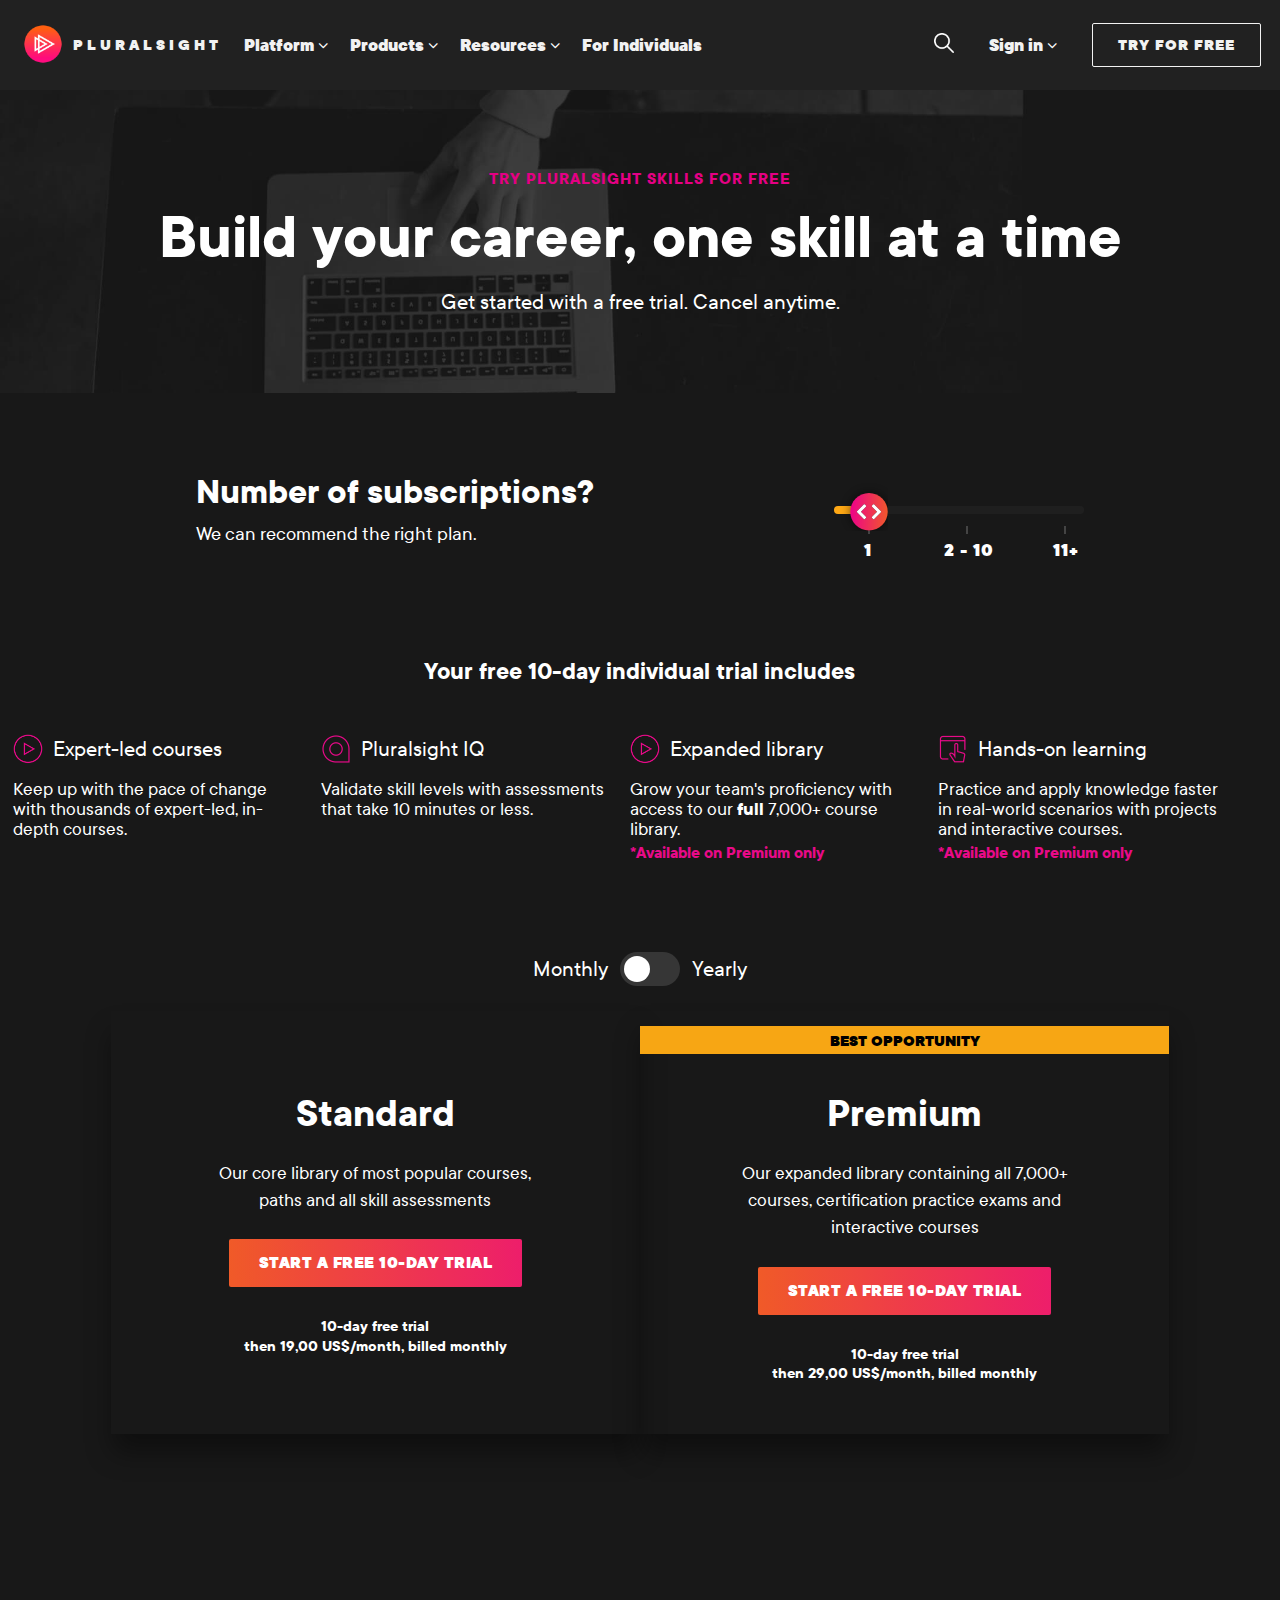
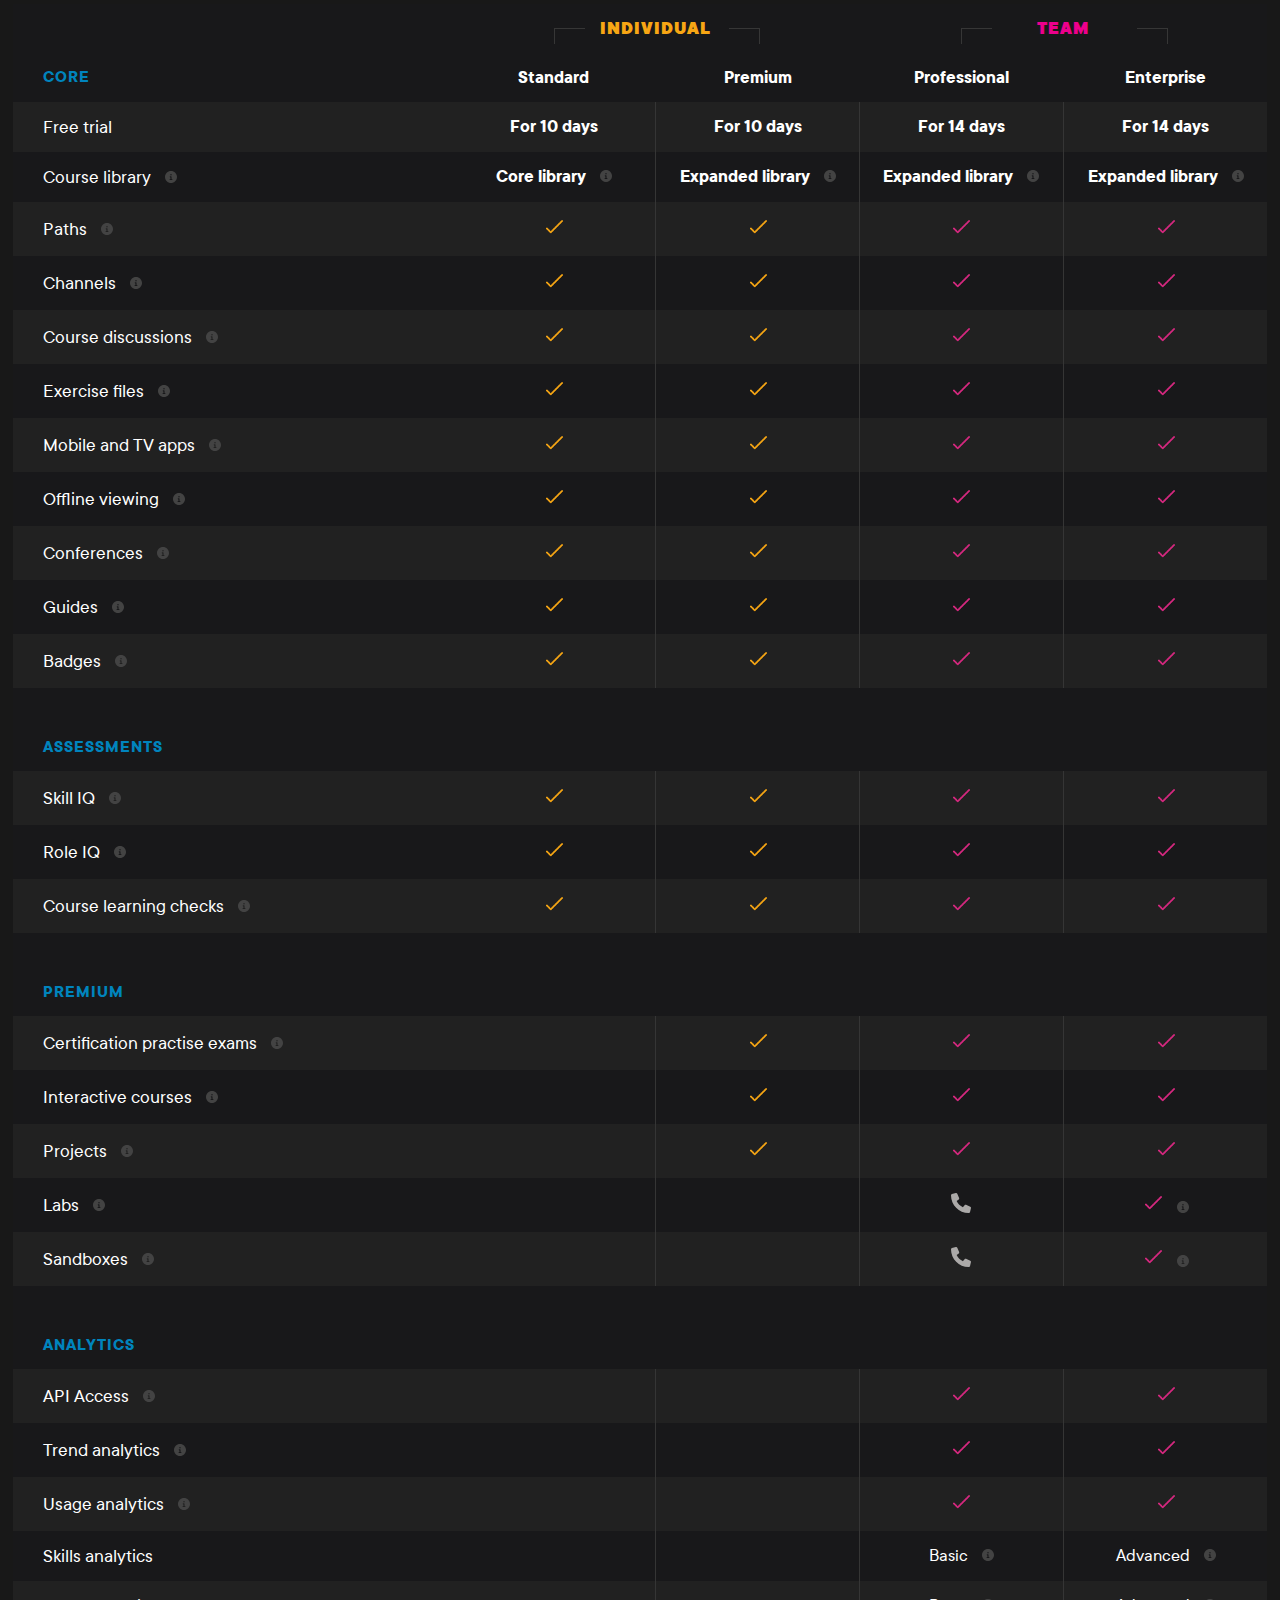
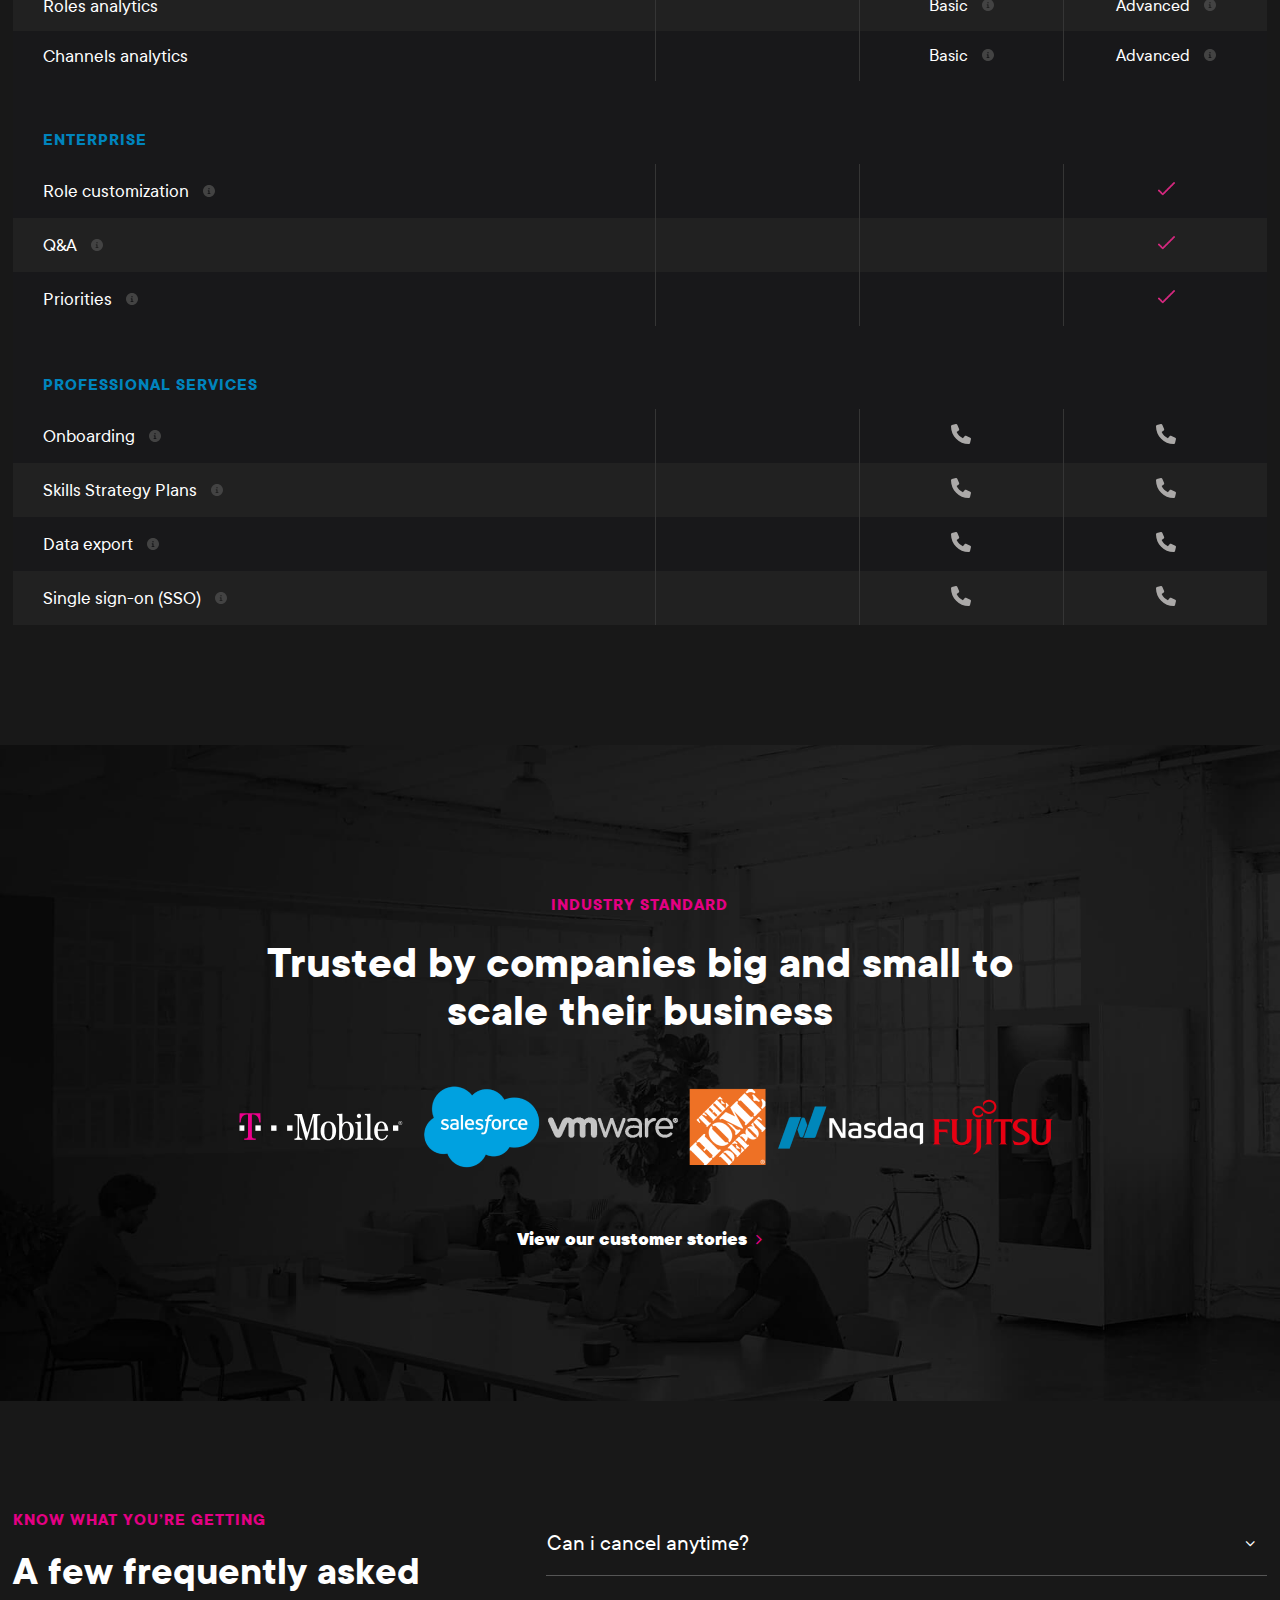
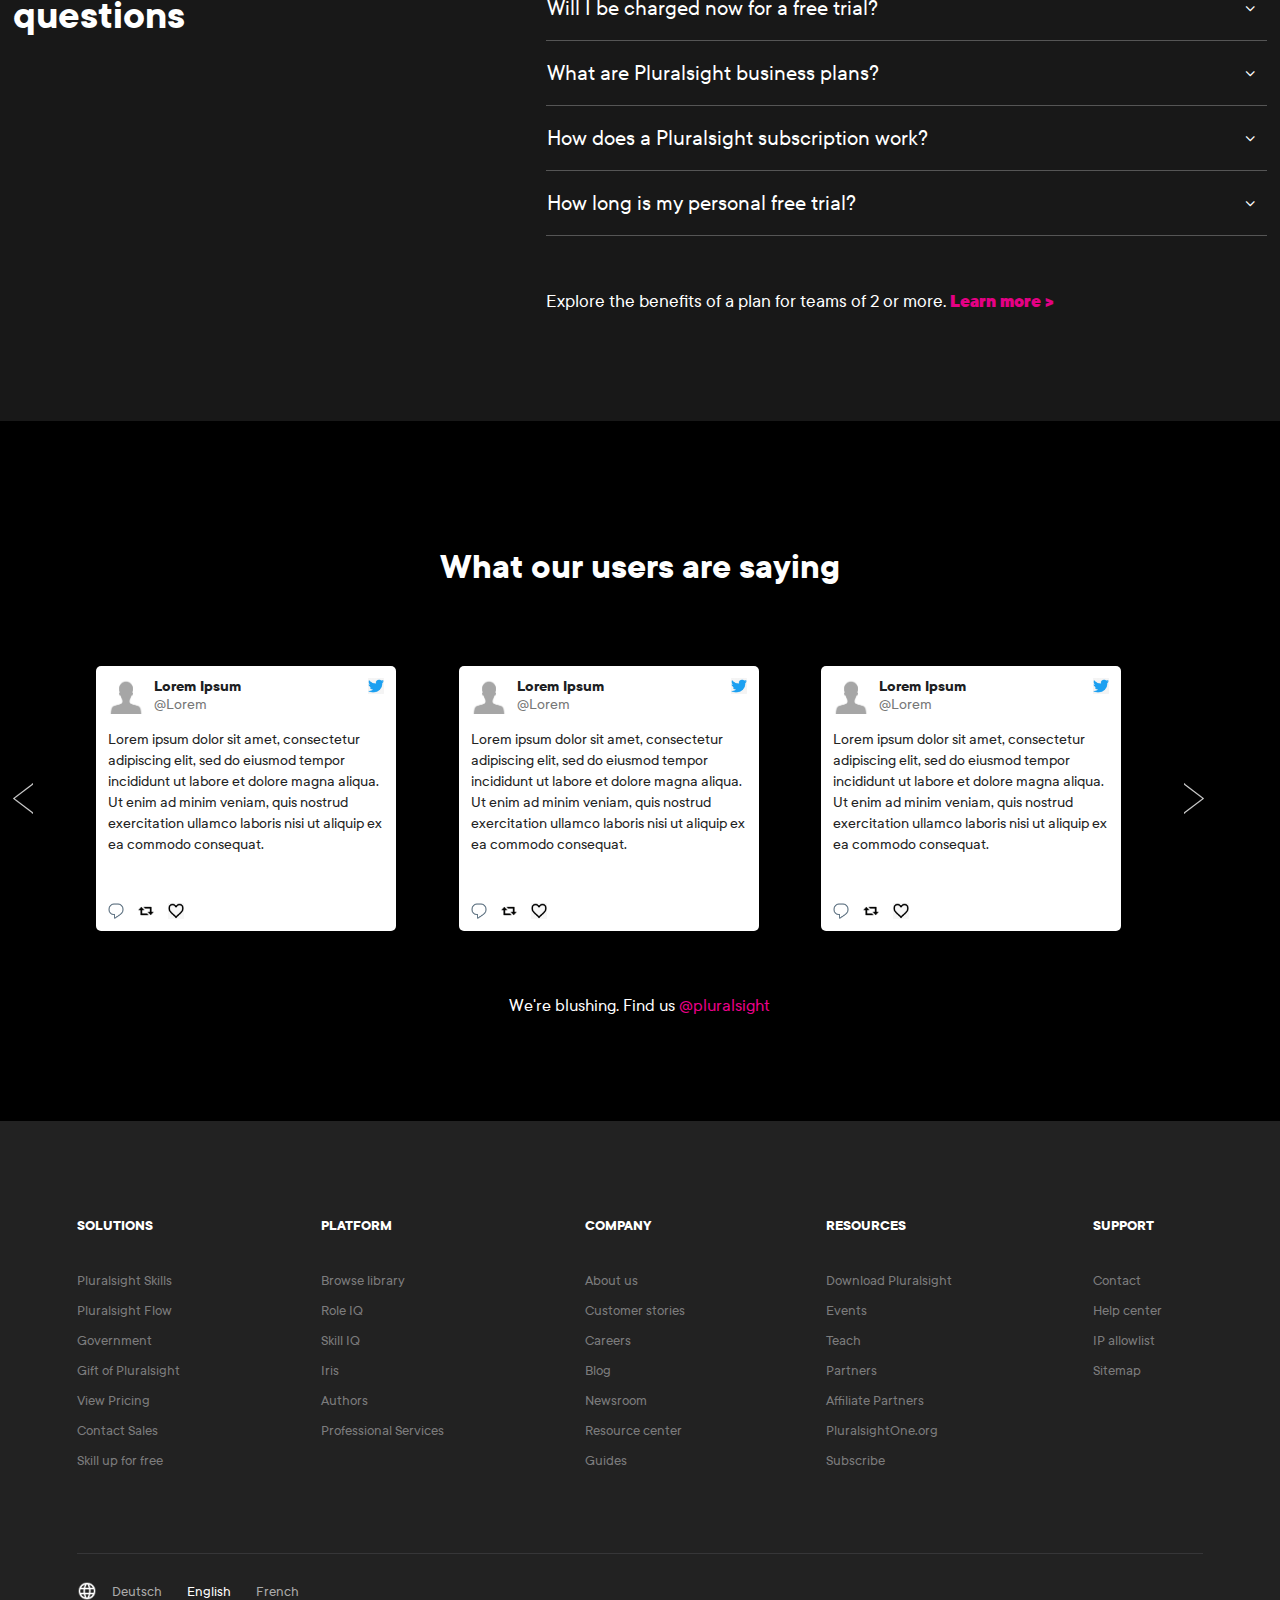
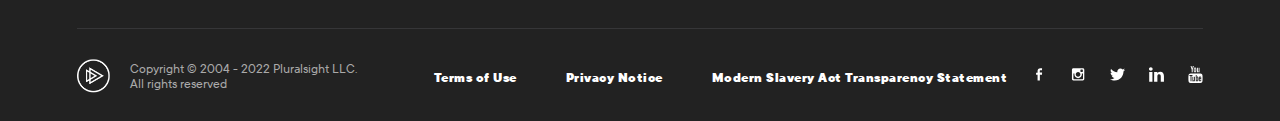
<file: free-trial.html>
<!DOCTYPE html>
<html>
<head>
    <title>Pluralsight | Personal Free Trial</title>
    <meta charset="utf-8">
    <meta name="viewport" content="width=device-width, initial-scale=1">
    <link rel="stylesheet" href="styles.css">
    <link rel="stylesheet" href="https://cdnjs.cloudflare.com/ajax/libs/font-awesome/4.7.0/css/font-awesome.min.css">
    <link rel="icon" href="images/pluralsight-logo.png">
    <script src="https://ajax.googleapis.com/ajax/libs/jquery/3.6.0/jquery.min.js"></script>
</head>
<body style="background-color: #181818;">
    <!---------------------- Pre-Header ---------------------->
    <div id="mobile-navbar-bg"></div>
    <div id="search-container">
        <div class="navbar-bg" onclick="navbarBgFunction()"></div>
        <div class="search-container-center">
            <div class="search-container-width">
                <div>
                    <img src="images/search-icon.png">
                    <input type="text" placeholder="What do you want to learn?">
                </div>
                <button id="search-close-btn"></button>
            </div>
        </div>
    </div>
    <div id="pre-header" class="pre-header">
        <div class="logo" id="mobile-logo">
            <a href="index.html" id="logo-image"><img src="images/pluralsight-logo.png"></a>
            <a href="index.html">PLURALSIGHT</a>
        </div>
        <div class="navbar-left" id="navbar-left">
            <div class="logo">
                <a href="index.html" id="logo-image"><img src="images/pluralsight-logo.png"></a>
                <a href="index.html">PLURALSIGHT</a>
            </div>
            <a id="platform-btn" onclick="toggleMobilePlatform()">Platform <i class="fa fa-angle-down navbar-arrow-down"></i>
                                          <i class="fa fa-angle-right navbar-arrow-right"></i>
                <div class="bottom-border" id="platform-bottom-border"></div></a>
            

            <a id="products-btn" onclick="toggleMobileProducts()">Products <i class="fa fa-angle-down navbar-arrow-down"></i>
                                          <i class="fa fa-angle-right navbar-arrow-right"></i>
                <div class="bottom-border" id="products-bottom-border"></div></a>

            

            <a id="resources-btn" onclick="toggleMobileResources()">Resources <i class="fa fa-angle-down navbar-arrow-down"></i>
                                            <i class="fa fa-angle-right navbar-arrow-right"></i>
                <div class="bottom-border" id="resources-bottom-border"></div></a>

            

            <a href="individuals.html" id="for-individuals-btn">For Individuals</a>
            <a class="mobile-sign-in" id="mobile-sign-in" onclick="toggleMobileSignIn()">Sign in <i class="fa fa-angle-right navbar-arrow-right"></i></a>
            <a href="" class="mobile-view-plans" id="mobile-view-plans">VIEW PLANS</a>
        </div>

        <div id="platform-container">
            <div class="navbar-bg" onclick="navbarBgFunction()"></div>
            <div class="platform-container-flex">
            <div class="platform-container-left">
                <h5>WAYS TO UPSKILL</h5>
                <div class="platform-container-left-row">
                    <a href=""><img src="images/courses.png"></a>
                    <a href="">Courses</a>
                </div>
                <div class="platform-container-left-row">
                    <a href="skill-iq.html"><img src="images/skill-assessments.png"></a>
                    <a href="skill-iq.html">Skill assessments</a>
                </div>
                <div class="platform-container-left-row">
                    <a href="labs.html"><img src="images/labs.png"></a>
                    <a href="labs.html">Labs</a>
                    <button onclick="window.open('labs.html', '_self')">NEW</button>
                </div>
                <div class="platform-container-left-row">
                    <a href="hands-on-learning.html"><img src="images/hands-on learning.png"></a>
                    <a href="hands-on-learning.html">Hands-on learning</a>
                </div>
                <div class="platform-container-left-row">
                    <a href="cert-prep.html"><img src="images/certification-prep-platform.png"></a>
                    <a href="cert-prep.html">Certification prep</a>
                </div>
                <div class="platform-container-left-row">
                    <a href="live-classes.html"><img src="images/live-classes.svg"></a>
                    <a href="live-classes.html">Live Classes</a>
                </div>
                <div class="platform-container-left-row">
                    <a href=""><img src="images/team-efficiency.png"></a>
                    <a href="">Team efficiency</a>
                </div>
            </div>
            <div class="platform-container-right">
                <div class="platform-container-right-top">
                <div class="skills-for">
                    <h5>SKILLS FOR</h5>
                    <a href="">Software development</a>
                    <a href="">IT ops</a>
                    <a href="">Info & cyber security</a>
                    <a href="">Cloud computing</a>
                    <a href="">Machine learning / AI</a>
                    <a href="">Data professional</a>
                </div>
                <div class="top-trending-paths">
                    <h5>TOP TRENDING PATHS</h5>
                    <div class="top-trending-paths-container">
                        <div class="top-trending-paths-item" onclick="window.open('', 'blank')">
                            <img src="images/microsoft-azure-deployment.png">
                            <div class="top-trending-paths-item-text">
                                <h3>Microsoft Azure Deployment</h3>
                                <p><strong>4</strong> Courses <strong>7</strong> Hours</p>
                            </div>
                        </div>
                        <div class="top-trending-paths-item" onclick="window.open('', 'blank')">
                            <img src="images/cleaning-data-with-r.png">
                            <div class="top-trending-paths-item-text">
                                <h3>Cleaning Data with R</h3>
                                <p><strong>5</strong> Courses <strong>9</strong> Hours</p>
                            </div>
                        </div>
                        <div class="top-trending-paths-item" onclick="window.open('', 'blank')">
                            <img src="images/ruby.png">
                            <div class="top-trending-paths-item-text">
                                <h3>Ruby Language Fundamentals</h3>
                                <p><strong>7</strong> Courses <strong>13</strong> Hours</p>
                            </div>
                        </div>
                        <div class="top-trending-paths-item" onclick="window.open('', 'blank')">
                            <img src="images/aws-operations.png">
                            <div class="top-trending-paths-item-text">
                                <h3>AWS OPERATIONS</h3>
                                <p><strong>7</strong> Courses <strong>14</strong> Hours</p>
                            </div>
                        </div>
                        <div class="top-trending-paths-item" onclick="window.open('', 'blank')">
                            <img src="images/core-python.png">
                            <div class="top-trending-paths-item-text">
                                <h3>Core Python</h3>
                                <p><strong>24</strong> Courses <strong>44</strong> Hours</p>
                            </div>
                        </div>
                    </div>
                </div>
                </div>
                <div class="platform-container-right-bottom">
                    <a href="">See our entire course library</a>
                    <a href="">Check out the Technology Index</a>
                </div>
            </div>
            <button id="platform-close-btn"></button>
            </div>
        </div>
        <div id="products-container">
            <div class="navbar-bg" onclick="navbarBgFunction()"></div>
            <div class="products-container-flex">
                <div class="products-container-col">
                    <img src="images/skills-logo.png">
                    <p onclick="window.open('')">Build tech skills to drive results</p>
                    <a href="">What is Skills?</a>
                    <a href="">View plans</a>
                </div>
                <div class="products-container-col">
                    <img src="images/flow-logo.png">
                    <p onclick="window.open('')">Get insights into your workflow</p>
                    <a href="">What is Flow?</a>
                    <a href="">View plans</a>
                </div>
            </div>
            <button id="products-close-btn"></button>
        </div>
        <div id="resources-container">
            <div class="navbar-bg" onclick="navbarBgFunction()"></div>
            <div class="resources-container-flex">
                <div class="resources-container-col">
                    <h5>LEARN</h5>
                    <a href="">Blog</a>
                    <a href="">Customer stories</a>
                    <a href="">Resource center</a>
                    <a href="">Guides</a>
                    <a href="">App download</a>
                    <a href="">Support</a>
                </div>
                <div class="resources-container-col">
                    <h5>CONNECT</h5>
                    <a href="">Events</a>
                    <a href="">Webinars</a>
                    <a href="">Podcast</a>
                    <h5 class="resources-podcasts">PODCASTS</h5>
                    <a href="">All Hands on Tech</a>
                    <a href="">Perspectives in Leadership</a>
                </div>
            </div>
            <button id="resources-close-btn"></button>
        </div>

        <div class="navbar-right">
            <a id="search-btn"><img src="images/search-icon.png"></a>
            <a id="sign-in-btn">Sign in <i class="fa fa-angle-down"></i>
                <div class="bottom-border" id="sign-in-bottom-border"></div></a>
            <a href="free-trial.html" id="try-for-free">TRY FOR FREE</a>
            <button id="mobile-menu" onclick="showMobileNav()"></button>
            <button id="close-mobile-menu" onclick="closeMobileNav()"></button>
        </div>

        <div id="sign-in-container">
            <div class="navbar-bg" onclick="navbarBgFunction()"></div>
            <div class="sign-in-flex">
                <div class="sign-in-col">
                    <a href="">SIGN IN WITH</a>
                    <div class="sign-in-img">
                        <a href=""><img src="images/skills-logo.png"></a>
                        <i class="fa fa-angle-right purple-arrow-right"></i>
                    </div>
                </div>
                <div class="sign-in-col">
                    <a href="">SIGN IN WITH</a>
                    <div class="sign-in-img">
                        <a href=""><img src="images/flow-logo.png"></a>
                        <i class="fa fa-angle-right purple-arrow-right"></i>
                    </div>
                </div>
            </div>
        </div>
    </div>

    <!---------------------- Free-trial header ---------------------->
    <div class="free-trial-header">
        <div class="free-trial-header-text">
            <h3>TRY PLURALSIGHT SKILLS FOR FREE</h3>
            <h1>Build your career, one skill at a time</h1>
            <p>Get started with a free trial. Cancel anytime.</p>
        </div>
    </div>
    <main>
        <!---------------------- Number of subs ---------------------->
        <div class="number-of-subs">
            <div class="number-of-subs-text">
                <h1>Number of subscriptions?</h1>
                <p>We can recommend the right plan.</p>
            </div>
            <div class="number-of-subs-slider">
                <input type="range" id="free-trial-slider" name="free-trial-slider" min="0" max="2" value="0" oninput="freeTrialSliderFunction()">
                <span class="free-trial-slider-line free-trial-slider-line-position1"></span>
                <span class="free-trial-slider-line free-trial-slider-line-position2"></span>
                <span class="free-trial-slider-line free-trial-slider-line-position3"></span>
                <span class="free-trial-slider-number free-trial-slider-number-position1">1</span>
                <span class="free-trial-slider-number free-trial-slider-number-position2">2 - 10</span>
                <span class="free-trial-slider-number free-trial-slider-number-position3">11+</span>
            </div>
        </div>
        <div id="free-trial-slide1">
            <h1>Your free 10-day individual trial includes</h1>
            <div class="free-trial-slide1-grid">
                <div class="free-trial-slide1-grid-item">
                    <div class="free-trial-slide1-grid-item-heading">
                        <img src="images/expert-led-courses.png">
                        <h3>Expert-led courses</h3>
                    </div>
                    <p>Keep up with the pace of change with thousands of expert-led, in-depth courses.</p>
                </div>
                <div class="free-trial-slide1-grid-item">
                    <div class="free-trial-slide1-grid-item-heading">
                        <img src="images/pluralsight-iq.png">
                        <h3>Pluralsight IQ</h3>
                    </div>
                    <p>Validate skill levels with assessments that take 10 minutes or less.</p>
                </div>
                <div class="free-trial-slide1-grid-item">
                    <div class="free-trial-slide1-grid-item-heading">
                        <img src="images/expert-led-courses.png">
                        <h3>Expanded library</h3>
                    </div>
                    <p>Grow your team's proficiency with access to our <strong>full</strong> 7,000+ course library.</p>
                    <h5>*Available on Premium only</h5>
                </div>
                <div class="free-trial-slide1-grid-item">
                    <div class="free-trial-slide1-grid-item-heading">
                        <img src="images/hands-on-learning.png">
                        <h3>Hands-on learning</h3>
                    </div>
                    <p>Practice and apply knowledge faster in real-world scenarios with projects and interactive courses.</p>
                    <h5>*Available on Premium only</h5>
                </div>
            </div>
            <div class="free-trial-plans-pricing">
                <div class="plans-pricing-toggle free-trial-plans-pricing-toggle">
                    <p>Monthly</p>
                    <label class="switch">
                        <input type="checkbox">
                        <span onclick="freeTrialPlansPricingToggle()" class="slider round"></span>
                    </label>
                    <p>Yearly</p>
                </div>
                <div class="plans-pricing-flex">
                    <div class="plans-pricing-box">
                        <h1>Standard</h1>
                        <p style="margin: 25px 0; line-height: 1.6;">Our core library of most popular courses, paths and all skill assessments</p>
                        <button class="rainbow-button">START A FREE 10-DAY TRIAL</button>
                        <h5 id="free-trial-standard-plan-price">10-day free trial<br>then 19,00 US$/month, billed monthly</h5>
                    </div>
                    <div class="plans-pricing-box">
                        <div class="best-opportunity">BEST OPPORTUNITY</div>
                        <h1>Premium</h1>
                        <p style="margin: 25px 0; line-height: 1.6;">Our expanded library containing all 7,000+ courses, certification practice exams and interactive courses</p>
                        <button class="rainbow-button">START A FREE 10-DAY TRIAL</button>
                        <h5 id="free-trial-premium-plan-price">10-day free trial<br>then 29,00 US$/month, billed monthly</h5>
                    </div>
                </div>
                <div class="plans-pricing-flex-mobile">
                    <div class="plans-pricing-box-mobile">
                        <h1>Standard</h1>
                        <h2 id="standard-plan-price-mobile">19 US$</h2>
                        <h3 id="plans-pricing-month-year-mobile1">per month</h3>
                        <div class="plans-pricing-toggle-mobile">
                            <p>Monthly</p>
                            <label class="switch">
                                <input type="checkbox">
                                <span onclick="plansPricingToggleMobileStandard()" class="slider round slider-mobile"></span>
                            </label>
                            <p>Yearly</p>
                        </div>
                        <div class="plans-pricing-box-row-mobile">
                            <img src="images/check-icon.png">
                            <p>10 day free trial</p>
                        </div>
                        <div class="plans-pricing-box-row-mobile">
                            <img src="images/check-icon.png">
                            <p>Core library access</p>
                        </div>
                        <div class="plans-pricing-box-row-mobile">
                            <img src="images/check-icon.png">
                            <p>Skill and Role assessments</p>
                        </div>
                        <div class="plans-pricing-box-row-mobile">
                            <img src="images/check-icon.png">
                            <p>Learning paths and channels</p>
                        </div>
                        <button class="rainbow-button">TRY FOR FREE</button>
                        <a href="">OR BUY NOW</a>
                    </div>
                    <div class="plans-pricing-box-mobile">
                        <div class="best-opportunity-mobile">BEST OPPORTUNITY</div>
                        <h1>Premium</h1>
                        <h2 id="premium-plan-price-mobile">29 US$</h2>
                        <h3 id="plans-pricing-month-year-mobile2">per month</h3>
                        <div class="plans-pricing-toggle-mobile">
                            <p>Monthly</p>
                            <label class="switch">
                                <input type="checkbox">
                                <span onclick="plansPricingToggleMobilePremium()" class="slider round slider-mobile"></span>
                            </label>
                            <p>Yearly</p>
                        </div>
                        <div class="plans-pricing-box-row-mobile">
                            <p>Everything under standard plus:</p>
                        </div>
                        <div class="plans-pricing-box-row-mobile">
                            <img src="images/check-icon.png">
                            <p>Expanded library access</p>
                        </div>
                        <div class="plans-pricing-box-row-mobile">
                            <img src="images/check-icon.png">
                            <p>Certification library access</p>
                        </div>
                        <div class="plans-pricing-box-row-mobile">
                            <img src="images/check-icon.png">
                            <p>Interactive courses and Projects</p>
                        </div>
                        <button class="rainbow-button">TRY FOR FREE</button>
                        <a href="">OR BUY NOW</a>
                    </div>
                </div>
            </div>
        </div>
        <div id="free-trial-slide2">
            <div class="free-trial-slide23">
                <h1>With your 14-day team trial, you can</h1>
                <div class="free-trial-slide23-row">
                    <img src="images/check-icon-purple.png">
                    <p>Give up to 10 users access to our <strong>full</strong> 7,000+ course library</p>
                </div>
                <div class="free-trial-slide23-row">
                    <img src="images/check-icon-purple.png">
                    <p>Practice and apply skills with interactive courses and projects</p>
                </div>
                <div class="free-trial-slide23-row">
                    <img src="images/check-icon-purple.png">
                    <p>See skills, usage and trend data for your teams</p>
                </div>
                <div class="free-trial-slide23-row">
                    <img src="images/check-icon-purple.png">
                    <p>Prepare for certifications with industry-leading practice exams</p>
                </div>
                <div class="free-trial-slide23-row">
                    <img src="images/check-icon-purple.png">
                    <p>Measure proficiency across skills and roles</p>
                </div>
                <div class="free-trial-slide23-row">
                    <img src="images/check-icon-purple.png">
                    <p>Align learning to your goals with paths and channels</p>
                </div>
                <div class="free-trial-slide23-btn-container">
                <button class="rainbow-button">START A FREE TEAM TRIAL</button>
                </div>
            </div>
        </div>
        <div id="free-trial-slide3">
            <div class="free-trial-slide23">
                <h1>With your 14-day enterprise trial, you can</h1>
                <div class="free-trial-slide23-row">
                    <img src="images/check-icon-purple.png">
                    <p>Grow your team's proficiency with access to our <strong>full</strong> 7,000+ course library</p>
                </div>
                <div class="free-trial-slide23-row">
                    <img src="images/check-icon-purple.png">
                    <p>Practice and apply skills with interactive courses and projects</p>
                </div>
                <div class="free-trial-slide23-row">
                    <img src="images/check-icon-purple.png">
                    <p>See skills, usage and trend data for your teams</p>
                </div>
                <div class="free-trial-slide23-row">
                    <img src="images/check-icon-purple.png">
                    <p>Prepare for certifications with industry-leading practice exams</p>
                </div>
                <div class="free-trial-slide23-row">
                    <img src="images/check-icon-purple.png">
                    <p>Measure proficiency across skills and roles</p>
                </div>
                <div class="free-trial-slide23-row">
                    <img src="images/check-icon-purple.png">
                    <p>Align learning to your goals with paths and channels</p>
                </div>
                <div class="free-trial-slide23-btn-container">
                <button class="rainbow-button">CONTACT SALES</button>
                </div>
            </div>
        </div>
        <!---------------------- Free-trial table ---------------------->
        <div class="free-trial-table">
            <table>
                <tr style="background-color: #18181a;">
                    <td></td>
                    <td style="border:none;" colspan="2">
                        <div class="free-trial-table-feature" style="color: #F7A614;">INDIVIDUAL</div>
                    </td>
                    <td colspan="2">
                        <div class="free-trial-table-feature" style="color: #EC008C">TEAM</div>
                    </td>
                </tr>
                <tr>
                    <th style="padding-top: 15px;">CORE</th>
                    <td style="border:none;"><strong>Standard</strong></td>
                    <td><strong>Premium</strong></td>
                    <td style="border:none;"><strong>Professional</strong></td>
                    <td><strong>Enterprise</strong></td>
                </tr>
                <tr>
                    <td>Free trial</td>
                    <td><strong>For 10 days</strong></td>
                    <td><strong>For 10 days</strong></td>
                    <td><strong>For 14 days</strong></td>
                    <td><strong>For 14 days</strong></td>
                </tr>
                <tr>
                    <td>Course library <img class="circle-info" src="images/circle-info-solid.svg">
                    <span class="table-tooltiptext">Lorem ipsum dolor sit amet, consectetur adipiscing elit, sed do eiusmod tempor incididunt</span></td>
                    <td><strong>Core library</strong> <img class="circle-info" src="images/circle-info-solid.svg">
                    <span class="table-tooltiptext">Lorem ipsum dolor sit amet, consectetur adipiscing elit, sed do eiusmod tempor incididunt</span></td>
                    <td><strong>Expanded library</strong> <img class="circle-info" src="images/circle-info-solid.svg">
                    <span class="table-tooltiptext">Lorem ipsum dolor sit amet, consectetur adipiscing elit, sed do eiusmod tempor incididunt</span></td>
                    <td><strong>Expanded library</strong> <img class="circle-info" src="images/circle-info-solid.svg">
                    <span class="table-tooltiptext">Lorem ipsum dolor sit amet, consectetur adipiscing elit, sed do eiusmod tempor incididunt</span></td>
                    <td><strong>Expanded library</strong> <img class="circle-info" src="images/circle-info-solid.svg">
                    <span class="table-tooltiptext top-tooltip">Lorem ipsum dolor sit amet, consectetur adipiscing elit, sed do eiusmod tempor incididunt</span></td>
                </tr>
                <tr>
                    <td>Paths <img class="circle-info" src="images/circle-info-solid.svg">
                    <span class="table-tooltiptext">Lorem ipsum dolor sit amet, consectetur adipiscing elit, sed do eiusmod tempor incididunt</span></td>
                    <td><img class="check-icon" src="images/check-icon.png"></td>
                    <td><img class="check-icon" src="images/check-icon.png"></td>
                    <td><img class="check-icon" src="images/check-icon-purple.png"></td>
                    <td><img class="check-icon" src="images/check-icon-purple.png"></td>
                </tr>
                <tr>
                    <td>Channels <img class="circle-info" src="images/circle-info-solid.svg">
                    <span class="table-tooltiptext">Lorem ipsum dolor sit amet, consectetur adipiscing elit, sed do eiusmod tempor incididunt</span></td>
                    <td><img class="check-icon" src="images/check-icon.png"></td>
                    <td><img class="check-icon" src="images/check-icon.png"></td>
                    <td><img class="check-icon" src="images/check-icon-purple.png"></td>
                    <td><img class="check-icon" src="images/check-icon-purple.png"></td>
                </tr>
                <tr>
                    <td>Course discussions <img class="circle-info" src="images/circle-info-solid.svg">
                    <span class="table-tooltiptext">Lorem ipsum dolor sit amet, consectetur adipiscing elit, sed do eiusmod tempor incididunt</span></td>
                    <td><img class="check-icon" src="images/check-icon.png"></td>
                    <td><img class="check-icon" src="images/check-icon.png"></td>
                    <td><img class="check-icon" src="images/check-icon-purple.png"></td>
                    <td><img class="check-icon" src="images/check-icon-purple.png"></td>
                </tr>
                <tr>
                    <td>Exercise files <img class="circle-info" src="images/circle-info-solid.svg">
                    <span class="table-tooltiptext">Lorem ipsum dolor sit amet, consectetur adipiscing elit, sed do eiusmod tempor incididunt</span></td>
                    <td><img class="check-icon" src="images/check-icon.png"></td>
                    <td><img class="check-icon" src="images/check-icon.png"></td>
                    <td><img class="check-icon" src="images/check-icon-purple.png"></td>
                    <td><img class="check-icon" src="images/check-icon-purple.png"></td>
                </tr>
                <tr>
                    <td>Mobile and TV apps <img class="circle-info" src="images/circle-info-solid.svg">
                    <span class="table-tooltiptext">Lorem ipsum dolor sit amet, consectetur adipiscing elit, sed do eiusmod tempor incididunt</span></td>
                    <td><img class="check-icon" src="images/check-icon.png"></td>
                    <td><img class="check-icon" src="images/check-icon.png"></td>
                    <td><img class="check-icon" src="images/check-icon-purple.png"></td>
                    <td><img class="check-icon" src="images/check-icon-purple.png"></td>
                </tr>
                <tr>
                    <td>Offline viewing <img class="circle-info" src="images/circle-info-solid.svg">
                    <span class="table-tooltiptext">Lorem ipsum dolor sit amet, consectetur adipiscing elit, sed do eiusmod tempor incididunt</span></td>
                    <td><img class="check-icon" src="images/check-icon.png"></td>
                    <td><img class="check-icon" src="images/check-icon.png"></td>
                    <td><img class="check-icon" src="images/check-icon-purple.png"></td>
                    <td><img class="check-icon" src="images/check-icon-purple.png"></td>
                </tr>
                <tr>
                    <td>Conferences <img class="circle-info" src="images/circle-info-solid.svg">
                    <span class="table-tooltiptext">Lorem ipsum dolor sit amet, consectetur adipiscing elit, sed do eiusmod tempor incididunt</span></td>
                    <td><img class="check-icon" src="images/check-icon.png"></td>
                    <td><img class="check-icon" src="images/check-icon.png"></td>
                    <td><img class="check-icon" src="images/check-icon-purple.png"></td>
                    <td><img class="check-icon" src="images/check-icon-purple.png"></td>
                </tr>
                <tr>
                    <td>Guides <img class="circle-info" src="images/circle-info-solid.svg">
                    <span class="table-tooltiptext">Lorem ipsum dolor sit amet, consectetur adipiscing elit, sed do eiusmod tempor incididunt</span></td>
                    <td><img class="check-icon" src="images/check-icon.png"></td>
                    <td><img class="check-icon" src="images/check-icon.png"></td>
                    <td><img class="check-icon" src="images/check-icon-purple.png"></td>
                    <td><img class="check-icon" src="images/check-icon-purple.png"></td>
                </tr>
                <tr>
                    <td>Badges <img class="circle-info" src="images/circle-info-solid.svg">
                    <span class="table-tooltiptext">Lorem ipsum dolor sit amet, consectetur adipiscing elit, sed do eiusmod tempor incididunt</span></td>
                    <td><img class="check-icon" src="images/check-icon.png"></td>
                    <td><img class="check-icon" src="images/check-icon.png"></td>
                    <td><img class="check-icon" src="images/check-icon-purple.png"></td>
                    <td><img class="check-icon" src="images/check-icon-purple.png"></td>
                </tr>
                <tr>
                    <th>ASSESSMENTS</th>
                    <td style="border:none;"></td>
                    <td></td>
                    <td style="border:none;"></td>
                    <td></td>
                </tr>
                <tr>
                    <td>Skill IQ <img class="circle-info" src="images/circle-info-solid.svg">
                    <span class="table-tooltiptext">Lorem ipsum dolor sit amet, consectetur adipiscing elit, sed do eiusmod tempor incididunt</span></td>
                    <td><img class="check-icon" src="images/check-icon.png"></td>
                    <td><img class="check-icon" src="images/check-icon.png"></td>
                    <td><img class="check-icon" src="images/check-icon-purple.png"></td>
                    <td><img class="check-icon" src="images/check-icon-purple.png"></td>
                </tr>
                <tr>
                    <td>Role IQ <img class="circle-info" src="images/circle-info-solid.svg">
                    <span class="table-tooltiptext">Lorem ipsum dolor sit amet, consectetur adipiscing elit, sed do eiusmod tempor incididunt</span></td>
                    <td><img class="check-icon" src="images/check-icon.png"></td>
                    <td><img class="check-icon" src="images/check-icon.png"></td>
                    <td><img class="check-icon" src="images/check-icon-purple.png"></td>
                    <td><img class="check-icon" src="images/check-icon-purple.png"></td>
                </tr>
                <tr>
                    <td>Course learning checks <img class="circle-info" src="images/circle-info-solid.svg">
                    <span class="table-tooltiptext">Lorem ipsum dolor sit amet, consectetur adipiscing elit, sed do eiusmod tempor incididunt</span></td>
                    <td><img class="check-icon" src="images/check-icon.png"></td>
                    <td><img class="check-icon" src="images/check-icon.png"></td>
                    <td><img class="check-icon" src="images/check-icon-purple.png"></td>
                    <td><img class="check-icon" src="images/check-icon-purple.png"></td>
                </tr>
                <tr>
                    <th>PREMIUM</th>
                    <td style="border:none;"></td>
                    <td></td>
                    <td style="border:none;"></td>
                    <td></td>
                </tr>
                <tr>
                    <td>Certification practise exams <img class="circle-info" src="images/circle-info-solid.svg">
                    <span class="table-tooltiptext">Lorem ipsum dolor sit amet, consectetur adipiscing elit, sed do eiusmod tempor incididunt</span></td>
                    <td></td>
                    <td><img class="check-icon" src="images/check-icon.png"></td>
                    <td><img class="check-icon" src="images/check-icon-purple.png"></td>
                    <td><img class="check-icon" src="images/check-icon-purple.png"></td>
                </tr>
                <tr>
                    <td>Interactive courses <img class="circle-info" src="images/circle-info-solid.svg">
                    <span class="table-tooltiptext">Lorem ipsum dolor sit amet, consectetur adipiscing elit, sed do eiusmod tempor incididunt</span></td>
                    <td></td>
                    <td><img class="check-icon" src="images/check-icon.png"></td>
                    <td><img class="check-icon" src="images/check-icon-purple.png"></td>
                    <td><img class="check-icon" src="images/check-icon-purple.png"></td>
                </tr>
                <tr>
                    <td>Projects <img class="circle-info" src="images/circle-info-solid.svg">
                    <span class="table-tooltiptext">Lorem ipsum dolor sit amet, consectetur adipiscing elit, sed do eiusmod tempor incididunt</span></td>
                    <td></td>
                    <td><img class="check-icon" src="images/check-icon.png"></td>
                    <td><img class="check-icon" src="images/check-icon-purple.png"></td>
                    <td><img class="check-icon" src="images/check-icon-purple.png"></td>
                </tr>
                <tr>
                    <td>Labs <img class="circle-info" src="images/circle-info-solid.svg">
                    <span class="table-tooltiptext">Lorem ipsum dolor sit amet, consectetur adipiscing elit, sed do eiusmod tempor incididunt</span></td>
                    <td></td>
                    <td></td>
                    <td><img class="phone-icon" src="images/phone-solid.svg">
                    <span class="table-tooltiptext top-tooltip"><a href="">Contact sales</a> to add this to your plan.</span></td>
                    <td><img class="check-icon" src="images/check-icon-purple.png"> <img class="circle-info" src="images/circle-info-solid.svg">
                    <span class="table-tooltiptext top-tooltip">Lorem ipsum dolor sit amet, consectetur adipiscing elit, sed do eiusmod tempor incididunt</span></td>
                </tr>
                <tr>
                    <td>Sandboxes <img class="circle-info" src="images/circle-info-solid.svg">
                    <span class="table-tooltiptext">Lorem ipsum dolor sit amet, consectetur adipiscing elit, sed do eiusmod tempor incididunt</span></td>
                    <td></td>
                    <td></td>
                    <td><img class="phone-icon" src="images/phone-solid.svg">
                    <span class="table-tooltiptext top-tooltip"><a href="">Contact sales</a> to add this to your plan.</span></td>
                    <td><img class="check-icon" src="images/check-icon-purple.png"> <img class="circle-info" src="images/circle-info-solid.svg">
                    <span class="table-tooltiptext top-tooltip">Lorem ipsum dolor sit amet, consectetur adipiscing elit, sed do eiusmod tempor incididunt</span></td>
                </tr>
                <tr>
                    <th>ANALYTICS</th>
                    <td style="border:none;"></td>
                    <td></td>
                    <td style="border:none;"></td>
                    <td></td>
                </tr>
                <tr>
                    <td>API Access <img class="circle-info" src="images/circle-info-solid.svg">
                    <span class="table-tooltiptext">Lorem ipsum dolor sit amet, consectetur adipiscing elit, sed do eiusmod tempor incididunt</span></td>
                    <td></td>
                    <td></td>
                    <td><img class="check-icon" src="images/check-icon-purple.png"></td>
                    <td><img class="check-icon" src="images/check-icon-purple.png"></td>
                </tr>
                <tr>
                    <td>Trend analytics <img class="circle-info" src="images/circle-info-solid.svg">
                    <span class="table-tooltiptext">Lorem ipsum dolor sit amet, consectetur adipiscing elit, sed do eiusmod tempor incididunt</span></td>
                    <td></td>
                    <td></td>
                    <td><img class="check-icon" src="images/check-icon-purple.png"></td>
                    <td><img class="check-icon" src="images/check-icon-purple.png"></td>
                </tr>
                <tr>
                    <td>Usage analytics <img class="circle-info" src="images/circle-info-solid.svg">
                    <span class="table-tooltiptext">Lorem ipsum dolor sit amet, consectetur adipiscing elit, sed do eiusmod tempor incididunt</span></td>
                    <td></td>
                    <td></td>
                    <td><img class="check-icon" src="images/check-icon-purple.png"></td>
                    <td><img class="check-icon" src="images/check-icon-purple.png"></td>
                </tr>
                <tr>
                    <td>Skills analytics</td>
                    <td></td>
                    <td></td>
                    <td>Basic <img class="circle-info" src="images/circle-info-solid.svg">
                    <span class="table-tooltiptext">Lorem ipsum dolor sit amet, consectetur adipiscing elit, sed do eiusmod tempor incididunt</span></td>
                    <td>Advanced <img class="circle-info" src="images/circle-info-solid.svg">
                    <span class="table-tooltiptext top-tooltip">Lorem ipsum dolor sit amet, consectetur adipiscing elit, sed do eiusmod tempor incididunt</span></td>
                </tr>
                <tr>
                    <td>Roles analytics</td>
                    <td></td>
                    <td></td>
                    <td>Basic <img class="circle-info" src="images/circle-info-solid.svg">
                    <span class="table-tooltiptext">Lorem ipsum dolor sit amet, consectetur adipiscing elit, sed do eiusmod tempor incididunt</span></td>
                    <td>Advanced <img class="circle-info" src="images/circle-info-solid.svg">
                    <span class="table-tooltiptext top-tooltip">Lorem ipsum dolor sit amet, consectetur adipiscing elit, sed do eiusmod tempor incididunt</span></td>
                </tr>
                <tr>
                    <td>Channels analytics</td>
                    <td></td>
                    <td></td>
                    <td>Basic <img class="circle-info" src="images/circle-info-solid.svg">
                    <span class="table-tooltiptext">Lorem ipsum dolor sit amet, consectetur adipiscing elit, sed do eiusmod tempor incididunt</span></td>
                    <td>Advanced <img class="circle-info" src="images/circle-info-solid.svg">
                    <span class="table-tooltiptext top-tooltip">Lorem ipsum dolor sit amet, consectetur adipiscing elit, sed do eiusmod tempor incididunt</span></td>
                </tr>
                <tr style="background-color: #18181a;">
                    <th>ENTERPRISE</th>
                    <td style="border:none;"></td>
                    <td></td>
                    <td style="border:none;"></td>
                    <td></td>
                </tr>
                <tr>
                    <td>Role customization <img class="circle-info" src="images/circle-info-solid.svg">
                    <span class="table-tooltiptext">Lorem ipsum dolor sit amet, consectetur adipiscing elit, sed do eiusmod tempor incididunt</span></td>
                    <td></td>
                    <td></td>
                    <td></td>
                    <td><img class="check-icon" src="images/check-icon-purple.png"></td>
                </tr>
                <tr>
                    <td>Q&A <img class="circle-info" src="images/circle-info-solid.svg">
                    <span class="table-tooltiptext">Lorem ipsum dolor sit amet, consectetur adipiscing elit, sed do eiusmod tempor incididunt</span></td>
                    <td></td>
                    <td></td>
                    <td></td>
                    <td><img class="check-icon" src="images/check-icon-purple.png"></td>
                </tr>
                <tr>
                    <td>Priorities <img class="circle-info" src="images/circle-info-solid.svg">
                    <span class="table-tooltiptext">Lorem ipsum dolor sit amet, consectetur adipiscing elit, sed do eiusmod tempor incididunt</span></td>
                    <td></td>
                    <td></td>
                    <td></td>
                    <td><img class="check-icon" src="images/check-icon-purple.png"></td>
                </tr>
                <tr style="background-color: #18181a;">
                    <th>PROFESSIONAL SERVICES</th>
                    <td style="border:none;"></td>
                    <td></td>
                    <td style="border:none;"></td>
                    <td></td>
                </tr>
                <tr>
                    <td>Onboarding <img class="circle-info" src="images/circle-info-solid.svg">
                    <span class="table-tooltiptext">Lorem ipsum dolor sit amet, consectetur adipiscing elit, sed do eiusmod tempor incididunt</span></td>
                    <td></td>
                    <td></td>
                    <td><img class="phone-icon" src="images/phone-solid.svg">
                    <span class="table-tooltiptext top-tooltip"><a href="">Contact sales</a> to add this to your plan.</span></td>
                    <td><img class="phone-icon" src="images/phone-solid.svg">
                    <span class="table-tooltiptext top-tooltip"><a href="">Contact sales</a> to add this to your plan.</span></td>
                </tr>
                <tr>
                    <td>Skills Strategy Plans <img class="circle-info" src="images/circle-info-solid.svg">
                    <span class="table-tooltiptext">Lorem ipsum dolor sit amet, consectetur adipiscing elit, sed do eiusmod tempor incididunt</span></td>
                    <td></td>
                    <td></td>
                    <td><img class="phone-icon" src="images/phone-solid.svg">
                    <span class="table-tooltiptext top-tooltip"><a href="">Contact sales</a> to add this to your plan.</span></td>
                    <td><img class="phone-icon" src="images/phone-solid.svg">
                    <span class="table-tooltiptext top-tooltip"><a href="">Contact sales</a> to add this to your plan.</span></td>
                </tr>
                <tr>
                    <td>Data export <img class="circle-info" src="images/circle-info-solid.svg">
                    <span class="table-tooltiptext">Lorem ipsum dolor sit amet, consectetur adipiscing elit, sed do eiusmod tempor incididunt</span></td>
                    <td></td>
                    <td></td>
                    <td><img class="phone-icon" src="images/phone-solid.svg">
                    <span class="table-tooltiptext top-tooltip"><a href="">Contact sales</a> to add this to your plan.</span></td>
                    <td><img class="phone-icon" src="images/phone-solid.svg">
                    <span class="table-tooltiptext top-tooltip"><a href="">Contact sales</a> to add this to your plan.</span></td>
                </tr>
                <tr>
                    <td>Single sign-on (SSO) <img class="circle-info" src="images/circle-info-solid.svg">
                    <span class="table-tooltiptext">Lorem ipsum dolor sit amet, consectetur adipiscing elit, sed do eiusmod tempor incididunt</span></td>
                    <td></td>
                    <td></td>
                    <td><img class="phone-icon" src="images/phone-solid.svg">
                    <span class="table-tooltiptext top-tooltip"><a href="">Contact sales</a> to add this to your plan.</span></td>
                    <td><img class="phone-icon" src="images/phone-solid.svg">
                    <span class="table-tooltiptext top-tooltip"><a href="">Contact sales</a> to add this to your plan.</span></td>
                </tr>
            </table>
        </div>
    </main>

    <!---------------------- Industry standard ---------------------->
    <div class="industry-standard">
        <div class="industry-standard-text">
            <h3>INDUSTRY STANDARD</h3>
            <h1>Trusted by companies big and small to scale their business</h1>
            <div class="industry-standard-orgs">
                <img src="images/t-mobile.png">
                <img src="images/sales-force.png">
                <img src="images/vmware-grey.png">
                <img src="images/home-depot.png">
                <img src="images/nasdaq-industry.png">
                <img src="images/fujitsu-red.png">
            </div>
            <a href="">View our customer stories <i class="fa fa-angle-right purple-arrow-right"></i></a>
        </div>
    </div>
    <main>
        <!---------------------- Free-trial FAQ ---------------------->
        <div class="free-trial-faq">
            <div class="free-trial-faq-text">
                <h3>KNOW WHAT YOU’RE GETTING</h3>
                <h1>A few frequently asked questions</h1>
            </div>
            <div class="free-trial-faq-questions">
                <div id="question1-btn" class="free-trial-faq-questions-row">
                    <div class="free-trial-faq-questions-row-upper">
                        <p>Can i cancel anytime?</p>
                        <i class="fa fa-angle-down" id="faq-arrow1"></i>
                    </div>
                    <p class="free-trial-answer" id="free-trial-answer1">Yes, you can cancel your subscription at any time. Your subscription will auto-renew until you cancel, but why would you want to?</p>
                </div>
                <div id="question2-btn" class="free-trial-faq-questions-row">
                    <div class="free-trial-faq-questions-row-upper">
                        <p>Will I be charged now for a free trial?</p>
                        <i class="fa fa-angle-down" id="faq-arrow2"></i>
                    </div>
                    <p class="free-trial-answer" id="free-trial-answer2">No, we won't charge you at this time. However, there is a $1 USD hold that is immediately released. You may see a charge of $1 on your account, but it will be reversed. After your trial ends, we'll use this information to create your account, so you can continue to build new skills with uninterrupted access to our platform.</p> 
                </div>
                <div id="question3-btn" class="free-trial-faq-questions-row">
                    <div class="free-trial-faq-questions-row-upper">
                        <p>What are Pluralsight business plans?</p>
                        <i class="fa fa-angle-down" id="faq-arrow3"></i>
                    </div>
                    <p class="free-trial-answer" id="free-trial-answer3">Businesses of all sizes - from small shops to large enterprises - purchase these plans, with other tools to effectively grow and measure skills and track progress. In addition to all the features that come with personal plans, business plans include easy group management, in-depth reporting on usage and skills growth, SSO and more.</p>
                </div>
                <div id="question4-btn" class="free-trial-faq-questions-row">
                    <div class="free-trial-faq-questions-row-upper">
                        <p>How does a Pluralsight subscription work?</p>
                        <i class="fa fa-angle-down" id="faq-arrow4"></i>
                    </div>
                    <p class="free-trial-answer" id="free-trial-answer4">It's simple. When you sign up, you'll immediately have unlimited viewing of thousands of expert courses, paths to guide your learning, tools to measure your skills and hands-on resources like exercise files. There’s no limit on what you can learn and you can cancel at any time.</p>
                </div>
                <div id="question5-btn" class="free-trial-faq-questions-row">
                    <div class="free-trial-faq-questions-row-upper">
                        <p>How long is my personal free trial?</p>
                        <i class="fa fa-angle-down" id="faq-arrow5"></i>
                    </div>
                    <p class="free-trial-answer" id="free-trial-answer5">When you sign up for a trial, you will receive 10 days or 200 minutes of viewing -- <strong>whichever comes first</strong>. If you trial is not canceled within the 10 days, the trial will convert to a paid subscription that will auto-renew until the subscription is canceled. <a href="">Click here for more information on our trials.</a></p>
                </div>
                <div class="free-trial-faq-questions-span-container">
                    <span>Explore the benefits of a plan for teams of 2 or more.</span>
                    <a href="">Learn more ></a>
                </div>
            </div>
        </div>
    </main>

    <!---------------------- Follow us ---------------------->
    <div class="follow-us" style="background-color: black;">
        <main>
            <h1>What our users are saying</h1>
            <div class="follow-us-slider">
                <img src="images/left-arrow.png">
                <div class="twitter-container">
                    <div class="twitter-container-top">
                        <div class="twitter-profile">
                            <img src="images/empty-profile-picture.jpg" onclick="window.open('https:twitter.com', 'blank')">
                            <div class="twitter-profile-text">
                                <h3 onclick="window.open('https:twitter.com', 'blank')">Lorem Ipsum</h3>
                                <span onclick="window.open('https:twitter.com', 'blank')">@Lorem</span>
                            </div>
                        </div>
                        <img src="images/twitter-logo.png" onclick="window.open('https:twitter.com', 'blank')">
                    </div>
                    <p>Lorem ipsum dolor sit amet, consectetur adipiscing elit, sed do eiusmod tempor incididunt ut labore et dolore magna aliqua. Ut enim ad minim veniam, quis nostrud exercitation ullamco laboris nisi ut aliquip ex ea commodo consequat.</p>
                    <div class="twitter-container-bottom">
                        <a href=""><img src="images/twitter-reply.png"></a>
                        <a href=""><img src="images/twitter-retweet.png"></a>
                        <a href=""><img src="images/twitter-like.png"></a>
                    </div>
                </div>
                <div class="twitter-container" id="twitter-container2">
                    <div class="twitter-container-top">
                        <div class="twitter-profile">
                            <img src="images/empty-profile-picture.jpg" onclick="window.open('https:twitter.com', 'blank')">
                            <div class="twitter-profile-text">
                                <h3 onclick="window.open('https:twitter.com', 'blank')">Lorem Ipsum</h3>
                                <span onclick="window.open('https:twitter.com', 'blank')">@Lorem</span>
                            </div>
                        </div>
                        <img src="images/twitter-logo.png" onclick="window.open('https:twitter.com', 'blank')">
                    </div>
                    <p>Lorem ipsum dolor sit amet, consectetur adipiscing elit, sed do eiusmod tempor incididunt ut labore et dolore magna aliqua. Ut enim ad minim veniam, quis nostrud exercitation ullamco laboris nisi ut aliquip ex ea commodo consequat.</p>
                    <div class="twitter-container-bottom">
                        <a href=""><img src="images/twitter-reply.png"></a>
                        <a href=""><img src="images/twitter-retweet.png"></a>
                        <a href=""><img src="images/twitter-like.png"></a>
                    </div>
                </div>
                <div class="twitter-container" id="twitter-container3">
                    <div class="twitter-container-top">
                        <div class="twitter-profile">
                            <img src="images/empty-profile-picture.jpg" onclick="window.open('https:twitter.com', 'blank')">
                            <div class="twitter-profile-text">
                                <h3 onclick="window.open('https:twitter.com', 'blank')">Lorem Ipsum</h3>
                                <span onclick="window.open('https:twitter.com', 'blank')">@Lorem</span>
                            </div>
                        </div>
                        <img src="images/twitter-logo.png" onclick="window.open('https:twitter.com', 'blank')">
                    </div>
                    <p>Lorem ipsum dolor sit amet, consectetur adipiscing elit, sed do eiusmod tempor incididunt ut labore et dolore magna aliqua. Ut enim ad minim veniam, quis nostrud exercitation ullamco laboris nisi ut aliquip ex ea commodo consequat.</p>
                    <div class="twitter-container-bottom">
                        <a href=""><img src="images/twitter-reply.png"></a>
                        <a href=""><img src="images/twitter-retweet.png"></a>
                        <a href=""><img src="images/twitter-like.png"></a>
                    </div>
                </div>
                <img src="images/right-arrow.png">
            </div>
            <p style="text-align: center; margin-top: 65px;">We're blushing. Find us <a href="" style="color:#EC008C">@pluralsight</a></p>
        </main>
    </div>

    <!---------------------- Footer ---------------------->
    <div class="footer">
        <footer>
            <div class="footer-navbar">
                <div class="footer-navbar-col">
                    <h5 onclick="toggleFooterSolutions()">SOLUTIONS <i id="footer-solutions-arrowdown" class="fa fa-angle-down footer-arrow"></i>
                                                                    <i id="footer-solutions-arrowup" class="fa fa-angle-up footer-arrow"></i></h5>
                    <div id="footer-solutions">
                        <a href="">Pluralsight Skills</a>
                        <a href="">Pluralsight Flow</a>
                        <a href="">Government</a>
                        <a href="">Gift of Pluralsight</a>
                        <a href="">View Pricing</a>
                        <a href="">Contact Sales</a>
                        <a href="">Skill up for free</a>
                    </div>
                </div>
                <div class="footer-navbar-col">
                    <h5 onclick="toggleFooterPlatform()">PLATFORM <i id="footer-platform-arrowdown" class="fa fa-angle-down footer-arrow"></i>
                                                                  <i id="footer-platform-arrowup" class="fa fa-angle-up footer-arrow"></i></h5>
                    <div id="footer-platform">
                        <a href="">Browse library</a>
                        <a href="">Role IQ</a>
                        <a href="">Skill IQ</a>
                        <a href="">Iris</a>
                        <a href="">Authors</a>
                        <a href="">Professional Services</a>
                    </div>
                 </div>
                 <div class="footer-navbar-col">
                    <h5 onclick="toggleFooterCompany()">COMPANY <i id="footer-company-arrowdown" class="fa fa-angle-down footer-arrow"></i>
                                                                <i id="footer-company-arrowup" class="fa fa-angle-up footer-arrow"></i></h5>
                    <div id="footer-company">
                        <a href="">About us</a>
                        <a href="">Customer stories</a>
                        <a href="">Careers</a>
                        <a href="">Blog</a>
                        <a href="">Newsroom</a>
                        <a href="">Resource center</a>
                        <a href="">Guides</a>
                    </div>
                 </div>
                 <div class="footer-navbar-col">
                    <h5 onclick="toggleFooterResources()">RESOURCES <i id="footer-resources-arrowdown" class="fa fa-angle-down footer-arrow"></i>
                                                                    <i id="footer-resources-arrowup" class="fa fa-angle-up footer-arrow"></i></h5>
                    <div id="footer-resources">
                        <a href="">Download Pluralsight</a>
                        <a href="">Events</a>
                        <a href="">Teach</a>
                        <a href="">Partners</a>
                        <a href="">Affiliate Partners</a>
                        <a href="">PluralsightOne.org</a>
                        <a href="">Subscribe</a>
                    </div>
                 </div>
                 <div class="footer-navbar-col">
                    <h5 onclick="toggleFooterSupport()">SUPPORT <i id="footer-support-arrowdown" class="fa fa-angle-down footer-arrow"></i>
                                                                <i id="footer-support-arrowup" class="fa fa-angle-up footer-arrow"></i></h5>
                    <div id="footer-support">
                        <a href="">Contact</a>
                        <a href="">Help center</a>
                        <a href="">IP allowlist</a>
                        <a href="">Sitemap</a>
                    </div>
                </div>
            </div>
            <div class="footer-lang">
                <img src="images/globe-white.png">
                <a href="">Deutsch</a>
                <a href="" class="active-lang">English</a>
                <a href="">French</a>
            </div>
            <div class="footer-copyright">
                <div class="footer-copyright-left">
                    <img src="images/ps-icon.png">
                    <p>Copyright © 2004 - 2022 Pluralsight LLC. All rights reserved</p>
                </div>
                <div class="footer-copyright-right">
                    <div class="terms-of-use">
                        <a href="">Terms of Use</a>
                        <a href="">Privacy Notice</a>
                        <a href="">Modern Slavery Act Transparency Statement</a>
                    </div>
                    <div class="social-networks">
                        <a href=""><img src="images/fb.svg"></a>
                        <a href=""><img src="images/ig.svg"></a>
                        <a href=""><img src="images/twitter.svg"></a>
                        <a href=""><img src="images/linkedin.svg"></a>
                        <a href=""><img src="images/yt.svg"></a>
                    </div>
                </div>
            </div>
        </footer>
    </div>

    <script src="js/index.js"></script>
    <script src="js/free-trial.js"></script>
</body>
</html>
</file>
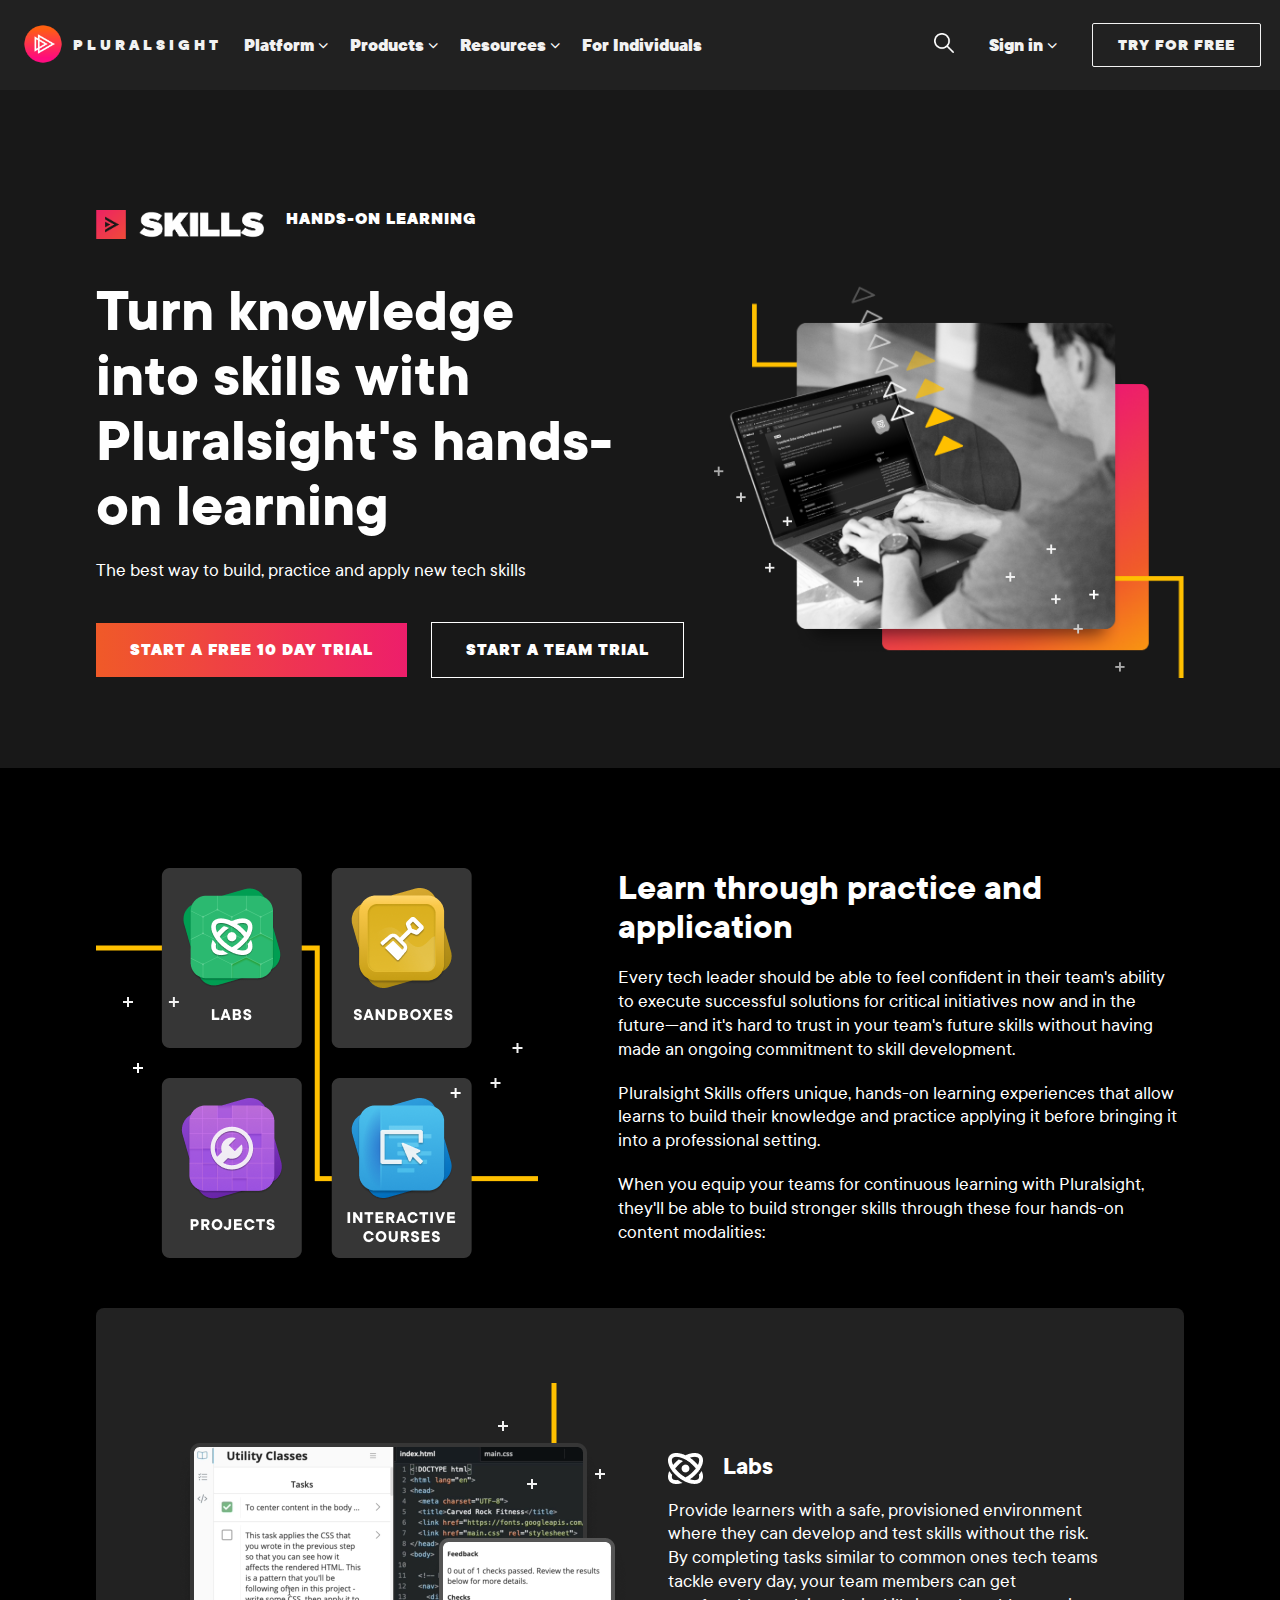
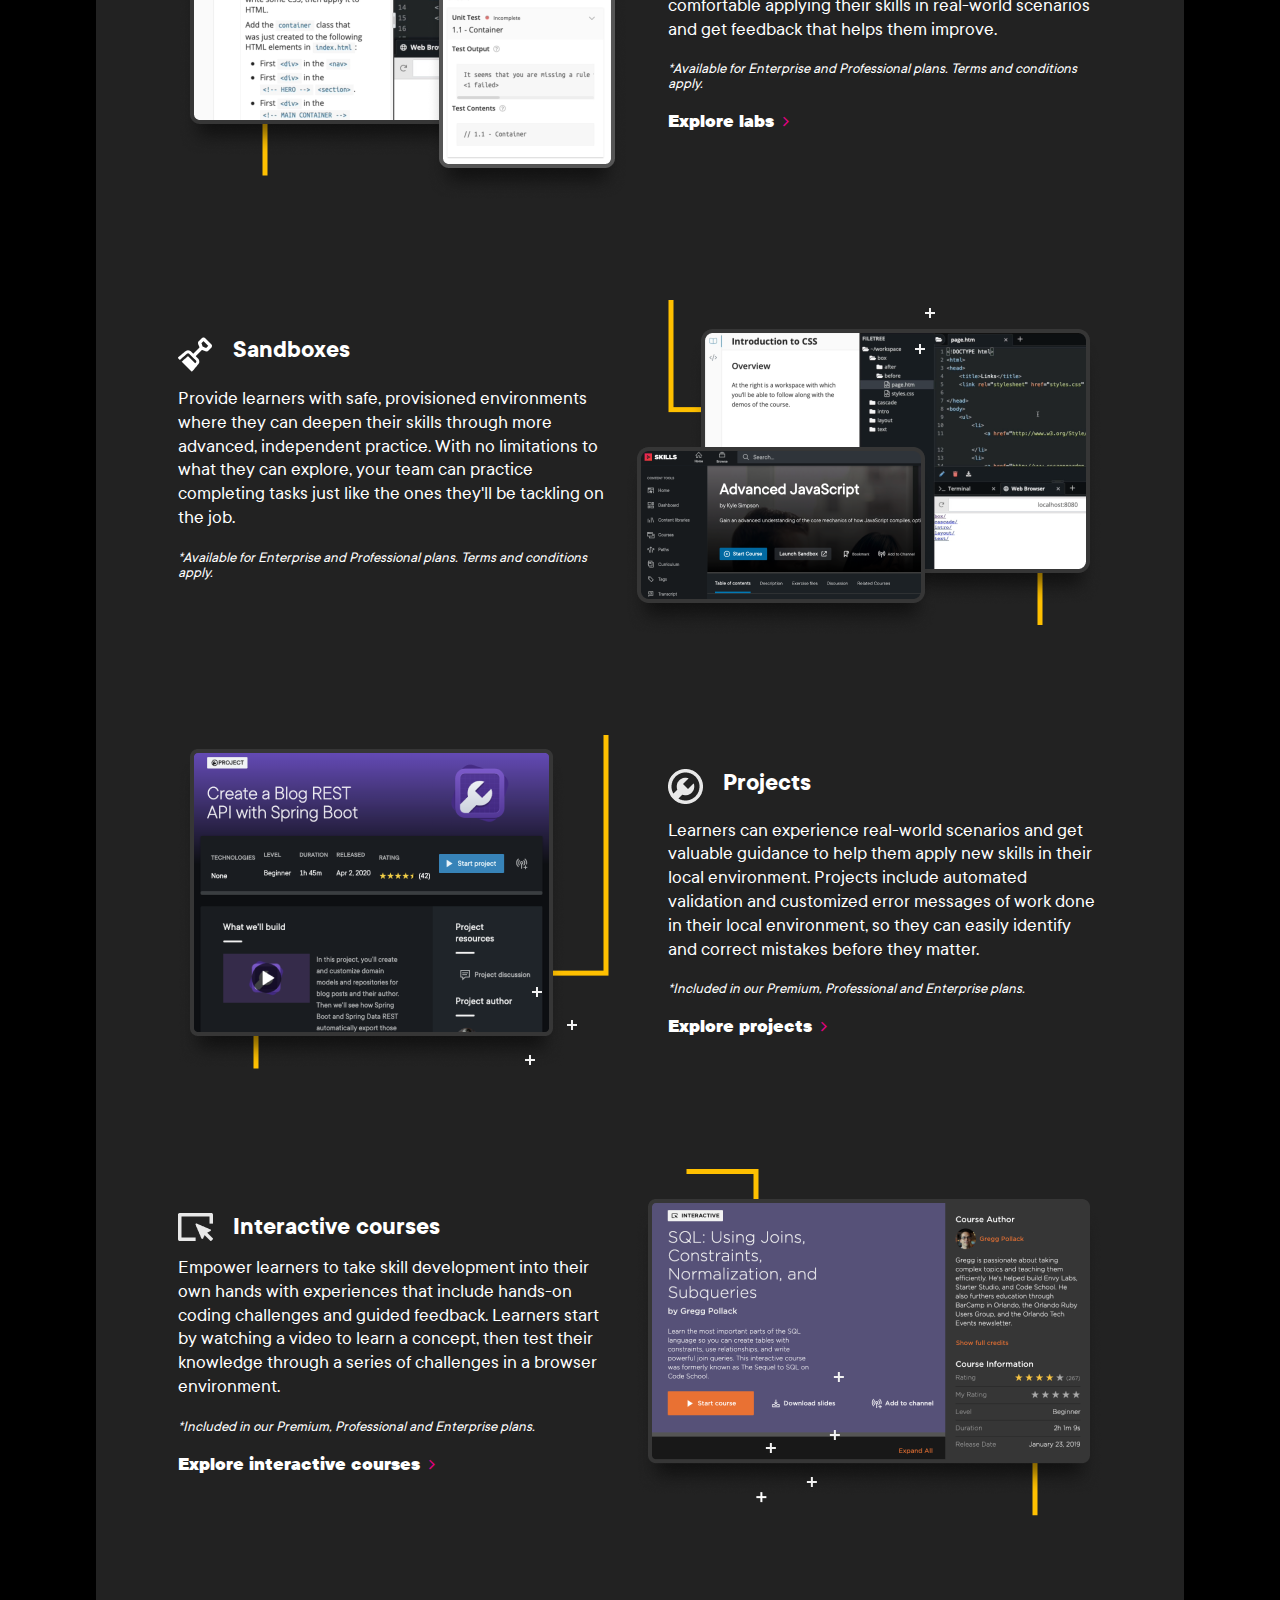
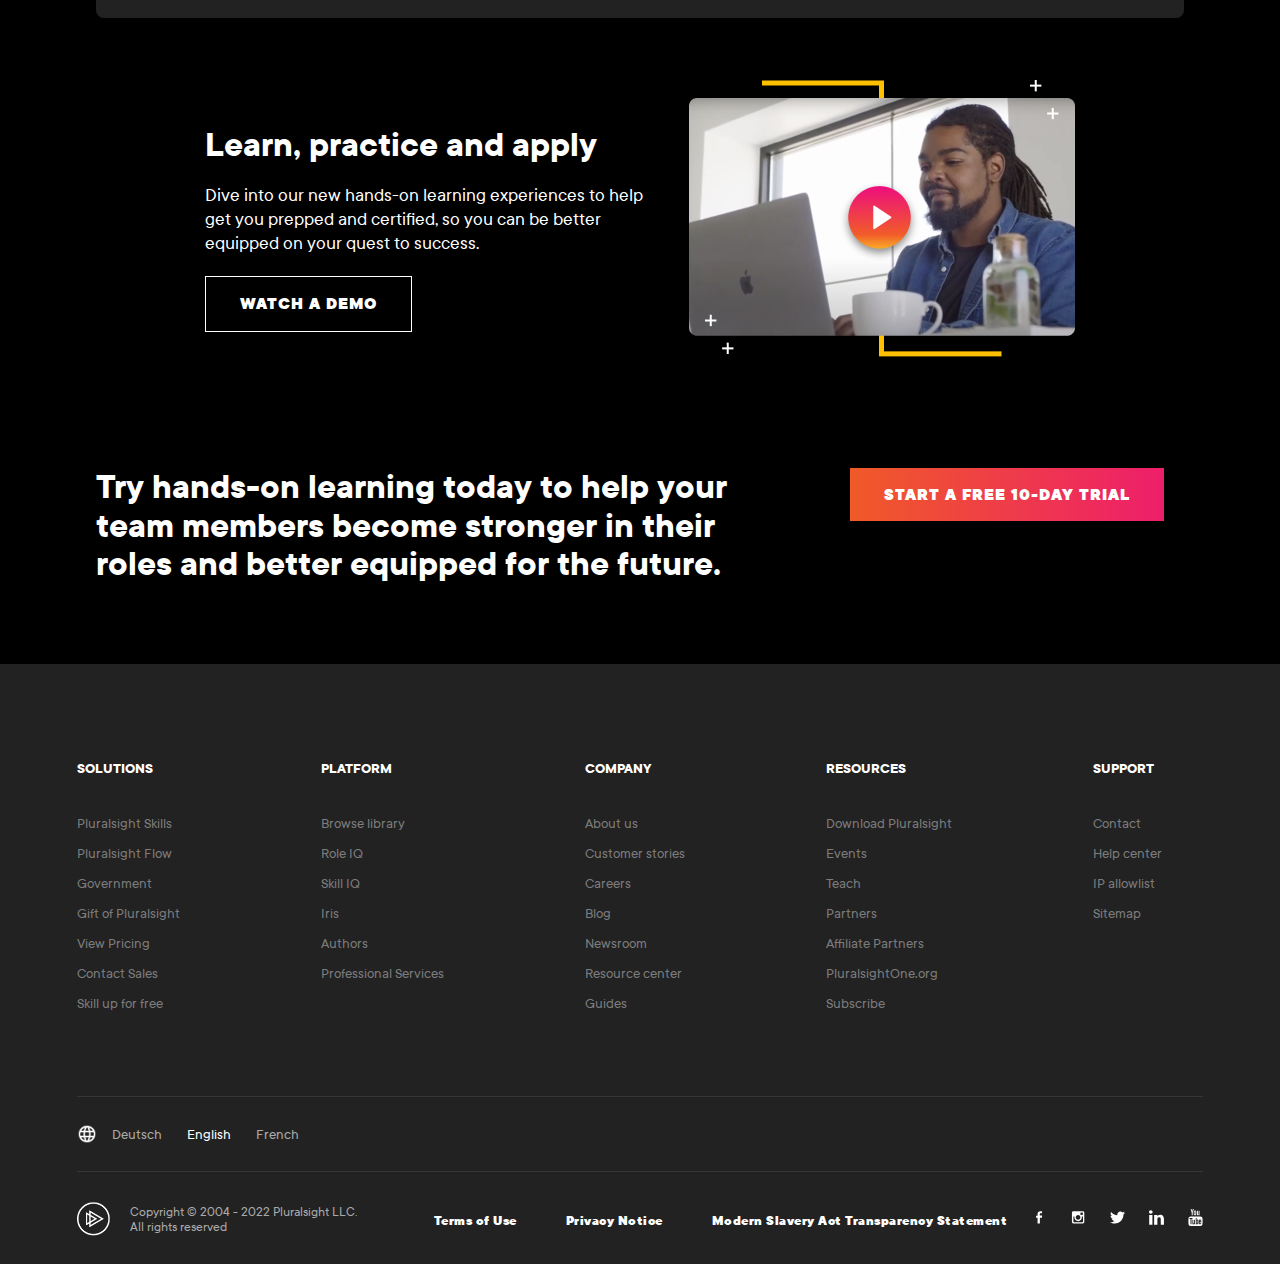
<file: hands-on-learning.html>
<!DOCTYPE html>
<html>
<head>
    <title>Pluralsight | Hands-on learning</title>
    <meta charset="utf-8">
    <meta name="viewport" content="width=device-width, initial-scale=1">
    <link rel="stylesheet" href="styles.css">
    <link rel="stylesheet" href="https://cdnjs.cloudflare.com/ajax/libs/font-awesome/4.7.0/css/font-awesome.min.css">
    <link rel="icon" href="images/pluralsight-logo.png">
    <script src="https://ajax.googleapis.com/ajax/libs/jquery/3.6.0/jquery.min.js"></script>
</head>
<body>
    <!---------------------- Team trial window ---------------------->
    <div id="team-trial-window-bg" onclick="hideTeamTrialWindow()"></div>
    <div class="team-trial-window" id="team-trial-window">
        <div class="team-trial-window-flex">
            <div class="team-trial-window-content">
                <div class="team-trial-window-content-text">
                    <h3>With your 14-day pilot, you can:</h3>
                    <div class="team-trial-window-content-text-row">
                        <img src="images/check-icon-purple.png">
                        <p>Give up to 10 users access to thousands of video courses</p>
                    </div>
                    <div class="team-trial-window-content-text-row">
                        <img src="images/check-icon-purple.png">
                        <p>Practice and apply skills with interactive courses and projects</p>
                    </div>
                    <div class="team-trial-window-content-text-row">
                        <img src="images/check-icon-purple.png">
                        <p>See skills, usage, and trend data for your teams</p>
                    </div>
                    <div class="team-trial-window-content-text-row">
                        <img src="images/check-icon-purple.png">
                        <p>Prepare for certifications with industry-leading practice exams</p>
                    </div>
                    <div class="team-trial-window-content-text-row">
                        <img src="images/check-icon-purple.png">
                        <p>Measure proficiency across skills and roles</p>
                    </div>
                    <div class="team-trial-window-content-text-row">
                        <img src="images/check-icon-purple.png">
                        <p>Align learning to your goals with paths and channels</p>
                    </div>
                </div>
                <div class="team-trial-window-content-checkout">
                    <h2>Ready to skill up your entire team?</h2>
                    <div class="team-trial-window-subs">
                        <i class="fa fa-angle-down" onclick="trialWindowSubsMinus()" id="team-trial-arrowdown"></i>
                        <h1 id="team-trial-subs">10</h1>
                        <i class="fa fa-angle-up" onclick="trialWindowSubsPlus()"></i>
                    </div>
                    <h5>SUBSCRIPTIONS</h5>
                    <p>Need more subscriptions? <a href="">Contact sales</a>.</p>
                    <div class="team-trial-window-button-container">
                        <button class="rainbow-button">CONTINUE TO CHECKOUT</button>
                        <a onclick="hideTeamTrialWindow()" style="cursor: pointer;">Cancel</a>
                    </div>
                </div>
            </div>
        </div>
    </div>
    <!---------------------- Pre-Header ---------------------->
    <div id="mobile-navbar-bg"></div>
    <div id="search-container">
        <div class="navbar-bg" onclick="navbarBgFunction()"></div>
        <div class="search-container-center">
            <div class="search-container-width">
                <div>
                    <img src="images/search-icon.png">
                    <input type="text" placeholder="What do you want to learn?">
                </div>
                <button id="search-close-btn"></button>
            </div>
        </div>
    </div>
    <div class="pre-header">
        <div class="logo" id="mobile-logo">
            <a href="index.html" id="logo-image"><img src="images/pluralsight-logo.png"></a>
            <a href="index.html">PLURALSIGHT</a>
        </div>
        <div class="navbar-left" id="navbar-left">
            <div class="logo">
                <a href="index.html" id="logo-image"><img src="images/pluralsight-logo.png"></a>
                <a href="index.html">PLURALSIGHT</a>
            </div>
            <a id="platform-btn" onclick="toggleMobilePlatform()">Platform <i class="fa fa-angle-down navbar-arrow-down"></i>
                                          <i class="fa fa-angle-right navbar-arrow-right"></i>
                <div class="bottom-border" id="platform-bottom-border"></div></a>
            

            <a id="products-btn" onclick="toggleMobileProducts()">Products <i class="fa fa-angle-down navbar-arrow-down"></i>
                                          <i class="fa fa-angle-right navbar-arrow-right"></i>
                <div class="bottom-border" id="products-bottom-border"></div></a>

            

            <a id="resources-btn" onclick="toggleMobileResources()">Resources <i class="fa fa-angle-down navbar-arrow-down"></i>
                                            <i class="fa fa-angle-right navbar-arrow-right"></i>
                <div class="bottom-border" id="resources-bottom-border"></div></a>

            

            <a href="individuals.html" id="for-individuals-btn">For Individuals</a>
            <a class="mobile-sign-in" id="mobile-sign-in" onclick="toggleMobileSignIn()">Sign in <i class="fa fa-angle-right navbar-arrow-right"></i></a>
            <a href="" class="mobile-view-plans" id="mobile-view-plans">VIEW PLANS</a>
        </div>

        <div id="platform-container">
            <div class="navbar-bg" onclick="navbarBgFunction()"></div>
            <div class="platform-container-flex">
            <div class="platform-container-left">
                <h5>WAYS TO UPSKILL</h5>
                <div class="platform-container-left-row">
                    <a href=""><img src="images/courses.png"></a>
                    <a href="">Courses</a>
                </div>
                <div class="platform-container-left-row">
                    <a href="skill-iq.html"><img src="images/skill-assessments.png"></a>
                    <a href="skill-iq.html">Skill assessments</a>
                </div>
                <div class="platform-container-left-row">
                    <a href="labs.html"><img src="images/labs.png"></a>
                    <a href="labs.html">Labs</a>
                    <button onclick="window.open('labs.html', '_self')">NEW</button>
                </div>
                <div class="platform-container-left-row">
                    <a href="hands-on-learning.html"><img src="images/hands-on learning.png"></a>
                    <a href="hands-on-learning.html">Hands-on learning</a>
                </div>
                <div class="platform-container-left-row">
                    <a href=""><img src="images/certification-prep-platform.png"></a>
                    <a href="">Certification prep</a>
                </div>
                <div class="platform-container-left-row">
                    <a href=""><img src="images/live-classes.svg"></a>
                    <a href="">Live Classes</a>
                </div>
                <div class="platform-container-left-row">
                    <a href=""><img src="images/team-efficiency.png"></a>
                    <a href="">Team efficiency</a>
                </div>
            </div>
            <div class="platform-container-right">
                <div class="platform-container-right-top">
                <div class="skills-for">
                    <h5>SKILLS FOR</h5>
                    <a href="">Software development</a>
                    <a href="">IT ops</a>
                    <a href="">Info & cyber security</a>
                    <a href="">Cloud computing</a>
                    <a href="">Machine learning / AI</a>
                    <a href="">Data professional</a>
                </div>
                <div class="top-trending-paths">
                    <h5>TOP TRENDING PATHS</h5>
                    <div class="top-trending-paths-container">
                        <div class="top-trending-paths-item" onclick="window.open('', 'blank')">
                            <img src="images/microsoft-azure-deployment.png">
                            <div class="top-trending-paths-item-text">
                                <h3>Microsoft Azure Deployment</h3>
                                <p><strong>4</strong> Courses <strong>7</strong> Hours</p>
                            </div>
                        </div>
                        <div class="top-trending-paths-item" onclick="window.open('', 'blank')">
                            <img src="images/cleaning-data-with-r.png">
                            <div class="top-trending-paths-item-text">
                                <h3>Cleaning Data with R</h3>
                                <p><strong>5</strong> Courses <strong>9</strong> Hours</p>
                            </div>
                        </div>
                        <div class="top-trending-paths-item" onclick="window.open('', 'blank')">
                            <img src="images/ruby.png">
                            <div class="top-trending-paths-item-text">
                                <h3>Ruby Language Fundamentals</h3>
                                <p><strong>7</strong> Courses <strong>13</strong> Hours</p>
                            </div>
                        </div>
                        <div class="top-trending-paths-item" onclick="window.open('', 'blank')">
                            <img src="images/aws-operations.png">
                            <div class="top-trending-paths-item-text">
                                <h3>AWS OPERATIONS</h3>
                                <p><strong>7</strong> Courses <strong>14</strong> Hours</p>
                            </div>
                        </div>
                        <div class="top-trending-paths-item" onclick="window.open('', 'blank')">
                            <img src="images/core-python.png">
                            <div class="top-trending-paths-item-text">
                                <h3>Core Python</h3>
                                <p><strong>24</strong> Courses <strong>44</strong> Hours</p>
                            </div>
                        </div>
                    </div>
                </div>
                </div>
                <div class="platform-container-right-bottom">
                    <a href="">See our entire course library</a>
                    <a href="">Check out the Technology Index</a>
                </div>
            </div>
            <button id="platform-close-btn"></button>
            </div>
        </div>
        <div id="products-container">
            <div class="navbar-bg" onclick="navbarBgFunction()"></div>
            <div class="products-container-flex">
                <div class="products-container-col">
                    <img src="images/skills-logo.png">
                    <p onclick="window.open('')">Build tech skills to drive results</p>
                    <a href="">What is Skills?</a>
                    <a href="">View plans</a>
                </div>
                <div class="products-container-col">
                    <img src="images/flow-logo.png">
                    <p onclick="window.open('')">Get insights into your workflow</p>
                    <a href="">What is Flow?</a>
                    <a href="">View plans</a>
                </div>
            </div>
            <button id="products-close-btn"></button>
        </div>
        <div id="resources-container">
            <div class="navbar-bg" onclick="navbarBgFunction()"></div>
            <div class="resources-container-flex">
                <div class="resources-container-col">
                    <h5>LEARN</h5>
                    <a href="">Blog</a>
                    <a href="">Customer stories</a>
                    <a href="">Resource center</a>
                    <a href="">Guides</a>
                    <a href="">App download</a>
                    <a href="">Support</a>
                </div>
                <div class="resources-container-col">
                    <h5>CONNECT</h5>
                    <a href="">Events</a>
                    <a href="">Webinars</a>
                    <a href="">Podcast</a>
                    <h5 class="resources-podcasts">PODCASTS</h5>
                    <a href="">All Hands on Tech</a>
                    <a href="">Perspectives in Leadership</a>
                </div>
            </div>
            <button id="resources-close-btn"></button>
        </div>

        <div class="navbar-right">
            <a id="search-btn"><img src="images/search-icon.png"></a>
            <a id="sign-in-btn">Sign in <i class="fa fa-angle-down"></i>
                <div class="bottom-border" id="sign-in-bottom-border"></div></a>
            <a href="free-trial.html" id="try-for-free">TRY FOR FREE</a>
            <button id="mobile-menu" onclick="showMobileNav()"></button>
            <button id="close-mobile-menu" onclick="closeMobileNav()"></button>
        </div>

        <div id="sign-in-container">
            <div class="navbar-bg" onclick="navbarBgFunction()"></div>
            <div class="sign-in-flex">
                <div class="sign-in-col">
                    <a href="">SIGN IN WITH</a>
                    <div class="sign-in-img">
                        <a href=""><img src="images/skills-logo.png"></a>
                        <i class="fa fa-angle-right purple-arrow-right"></i>
                    </div>
                </div>
                <div class="sign-in-col">
                    <a href="">SIGN IN WITH</a>
                    <div class="sign-in-img">
                        <a href=""><img src="images/flow-logo.png"></a>
                        <i class="fa fa-angle-right purple-arrow-right"></i>
                    </div>
                </div>
            </div>
        </div>
    </div>

    <!---------------------- Hands-on header ---------------------->
    <div class="hands-on-header">
        <div class="hands-on-width">
            <div class="hands-on-header-flex">
                <div class="hands-on-header-text">
                    <div class="hands-on-skills">
                        <img src="images/skills-logo.png">
                        <span>HANDS-ON LEARNING</span>
                    </div>
                    <h1>Turn knowledge into skills with Pluralsight's hands-on learning</h1>
                    <p>The best way to build, practice and apply new tech skills</p>
                    <div class="hands-on-header-btn-container">
                        <button class="rainbow-button" onclick="window.open('free-trial.html', '_self')">START A FREE 10 DAY TRIAL</button>
                        <button class="transparent-button" onclick="showTeamTrialWindow()">START A TEAM TRIAL</button>
                    </div>
                </div>
                <img src="images/hands-on-header.png">
            </div>
        </div>
    </div>

    <div class="hands-on-width">
        <!---------------------- Hands-on after-header ---------------------->
        <div class="hands-on-after-header">
            <img src="images/hands-on-after-header.png">
            <div class="hands-on-after-header-text">
                <h1>Learn through practice and application</h1>
                <p>Every tech leader should be able to feel confident in their team's ability to execute successful solutions for critical initiatives now and in the future—and it's hard to trust in your team's future skills without having made an ongoing commitment to skill development.</p>
                <p>Pluralsight Skills offers unique, hands-on learning experiences that allow learns to build their knowledge and practice applying it before bringing it into a professional setting.</p>
                <p>When you equip your teams for continuous learning with Pluralsight, they'll be able to build stronger skills through these four hands-on content modalities:</p>
            </div>
        </div>
        <!---------------------- Hands-on overview ---------------------->
        <div class="individuals-overview">
            <div class="individuals-overview-width">
                <div class="individuals-overview-row">
                    <img src="images/hands-on-overview1.png">
                    <div class="individuals-overview-row-text hands-on-overview-row-text">
                        <div class="hands-on-overview-heading">
                            <img src="images/labs-icon.png">
                            <h4>Labs</h4>
                        </div>
                        <p>Provide learners with a safe, provisioned environment where they can develop and test skills without the risk. By completing tasks similar to common ones tech teams tackle every day, your team members can get comfortable applying their skills in real-world scenarios and get feedback that helps them improve.</p>
                        <h5>*Available for Enterprise and Professional plans. Terms and conditions apply.</h5>
                        <a href="labs.html">Explore labs <i class="fa fa-angle-right purple-arrow-right"></i></a>
                    </div>
                </div>
                <div class="individuals-overview-row">
                    <div class="individuals-overview-row-text hands-on-overview-row-text">
                        <div class="hands-on-overview-heading">
                            <img src="images/sandboxes-icon.png">
                            <h4>Sandboxes</h4>
                        </div>
                        <p>Provide learners with safe, provisioned environments where they can deepen their skills through more advanced, independent practice. With no limitations to what they can explore, your team can practice completing tasks just like the ones they'll be tackling on the job.</p>
                        <h5>*Available for Enterprise and Professional plans. Terms and conditions apply.</h5>
                    </div>
                    <img src="images/hands-on-overview2.png">
                </div>
                <div class="individuals-overview-row">
                    <img src="images/hands-on-overview3.png">
                    <div class="individuals-overview-row-text hands-on-overview-row-text">
                        <div class="hands-on-overview-heading">
                            <img src="images/projects-icon.png">
                            <h4>Projects</h4>
                        </div>
                        <p>Learners can experience real-world scenarios and get valuable guidance to help them apply new skills in their local environment. Projects include automated validation and customized error messages of work done in their local environment, so they can easily identify and correct mistakes before they matter.</p>
                        <h5>*Included in our Premium, Professional and Enterprise plans.</h5>
                        <a href="">Explore projects <i class="fa fa-angle-right purple-arrow-right"></i></a>
                    </div>
                </div>
                <div class="individuals-overview-row">
                    <div class="individuals-overview-row-text hands-on-overview-row-text">
                        <div class="hands-on-overview-heading">
                            <img src="images/interactive-icon.png">
                            <h4>Interactive courses</h4>
                        </div>
                        <p>Empower learners to take skill development into their own hands with experiences that include hands-on coding challenges and guided feedback. Learners start by watching a video to learn a concept, then test their knowledge through a series of challenges in a browser environment.</p>
                        <h5>*Included in our Premium, Professional and Enterprise plans.</h5>
                        <a href="">Explore interactive courses <i class="fa fa-angle-right purple-arrow-right"></i></a>
                    </div>
                    <img src="images/hands-on-overview4.png">
                </div>
            </div>
        </div>

        <!---------------------- Hands-on demo ---------------------->
        <div class="customer-stories hands-on-demo">
            <div class="customer-stories-text hands-on-demo-text">
                <h1>Learn, practice and apply</h1>
                <p>Dive into our new hands-on learning experiences to help get you prepped and certified, so you can be better equipped on your quest to success.</p>
                <button class="transparent-button" onclick="showCsVideo()">WATCH A DEMO</button>
            </div>
            <img onclick="showCsVideo()" src="images/hands-on-demo.png">
            <div id="customer-stories-video">
                <iframe width="896" height="504" src="https://www.youtube.com/embed/N8sjXWSMqnE" title="YouTube video player" frameborder="0" allow="accelerometer; clipboard-write; encrypted-media; gyroscope; picture-in-picture" allowfullscreen></iframe>
            </div>
            <div onclick="hideCsVideo()" id="customer-stories-video-bg"></div>
        </div>

        <!---------------------- Hands-on insights ---------------------->
        <div class="hands-on-insights">
            <h1>Try hands-on learning today to help your team members become stronger in their roles and better equipped for the future.</h1>
            <button class="rainbow-button" onclick="window.open('free-trial.html', '_self')">START A FREE 10-DAY TRIAL</button>
        </div>
    </div>

    <!---------------------- Footer ---------------------->
    <div class="footer">
        <footer>
            <div class="footer-navbar">
                <div class="footer-navbar-col">
                    <h5 onclick="toggleFooterSolutions()">SOLUTIONS <i id="footer-solutions-arrowdown" class="fa fa-angle-down footer-arrow"></i>
                                                                    <i id="footer-solutions-arrowup" class="fa fa-angle-up footer-arrow"></i></h5>
                    <div id="footer-solutions">
                        <a href="">Pluralsight Skills</a>
                        <a href="">Pluralsight Flow</a>
                        <a href="">Government</a>
                        <a href="">Gift of Pluralsight</a>
                        <a href="">View Pricing</a>
                        <a href="">Contact Sales</a>
                        <a href="">Skill up for free</a>
                    </div>
                </div>
                <div class="footer-navbar-col">
                    <h5 onclick="toggleFooterPlatform()">PLATFORM <i id="footer-platform-arrowdown" class="fa fa-angle-down footer-arrow"></i>
                                                                  <i id="footer-platform-arrowup" class="fa fa-angle-up footer-arrow"></i></h5>
                    <div id="footer-platform">
                        <a href="">Browse library</a>
                        <a href="">Role IQ</a>
                        <a href="">Skill IQ</a>
                        <a href="">Iris</a>
                        <a href="">Authors</a>
                        <a href="">Professional Services</a>
                    </div>
                 </div>
                 <div class="footer-navbar-col">
                    <h5 onclick="toggleFooterCompany()">COMPANY <i id="footer-company-arrowdown" class="fa fa-angle-down footer-arrow"></i>
                                                                <i id="footer-company-arrowup" class="fa fa-angle-up footer-arrow"></i></h5>
                    <div id="footer-company">
                        <a href="">About us</a>
                        <a href="">Customer stories</a>
                        <a href="">Careers</a>
                        <a href="">Blog</a>
                        <a href="">Newsroom</a>
                        <a href="">Resource center</a>
                        <a href="">Guides</a>
                    </div>
                 </div>
                 <div class="footer-navbar-col">
                    <h5 onclick="toggleFooterResources()">RESOURCES <i id="footer-resources-arrowdown" class="fa fa-angle-down footer-arrow"></i>
                                                                    <i id="footer-resources-arrowup" class="fa fa-angle-up footer-arrow"></i></h5>
                    <div id="footer-resources">
                        <a href="">Download Pluralsight</a>
                        <a href="">Events</a>
                        <a href="">Teach</a>
                        <a href="">Partners</a>
                        <a href="">Affiliate Partners</a>
                        <a href="">PluralsightOne.org</a>
                        <a href="">Subscribe</a>
                    </div>
                 </div>
                 <div class="footer-navbar-col">
                    <h5 onclick="toggleFooterSupport()">SUPPORT <i id="footer-support-arrowdown" class="fa fa-angle-down footer-arrow"></i>
                                                                <i id="footer-support-arrowup" class="fa fa-angle-up footer-arrow"></i></h5>
                    <div id="footer-support">
                        <a href="">Contact</a>
                        <a href="">Help center</a>
                        <a href="">IP allowlist</a>
                        <a href="">Sitemap</a>
                    </div>
                </div>
            </div>
            <div class="footer-lang">
                <img src="images/globe-white.png">
                <a href="">Deutsch</a>
                <a href="" class="active-lang">English</a>
                <a href="">French</a>
            </div>
            <div class="footer-copyright">
                <div class="footer-copyright-left">
                    <img src="images/ps-icon.png">
                    <p>Copyright © 2004 - 2022 Pluralsight LLC. All rights reserved</p>
                </div>
                <div class="footer-copyright-right">
                    <div class="terms-of-use">
                        <a href="">Terms of Use</a>
                        <a href="">Privacy Notice</a>
                        <a href="">Modern Slavery Act Transparency Statement</a>
                    </div>
                    <div class="social-networks">
                        <a href=""><img src="images/fb.svg"></a>
                        <a href=""><img src="images/ig.svg"></a>
                        <a href=""><img src="images/twitter.svg"></a>
                        <a href=""><img src="images/linkedin.svg"></a>
                        <a href=""><img src="images/yt.svg"></a>
                    </div>
                </div>
            </div>
        </footer>
    </div>
    <script src="js/index.js"></script>
    <script src="js/hands-on-learning.js"></script>
</body>
</html>
</file>
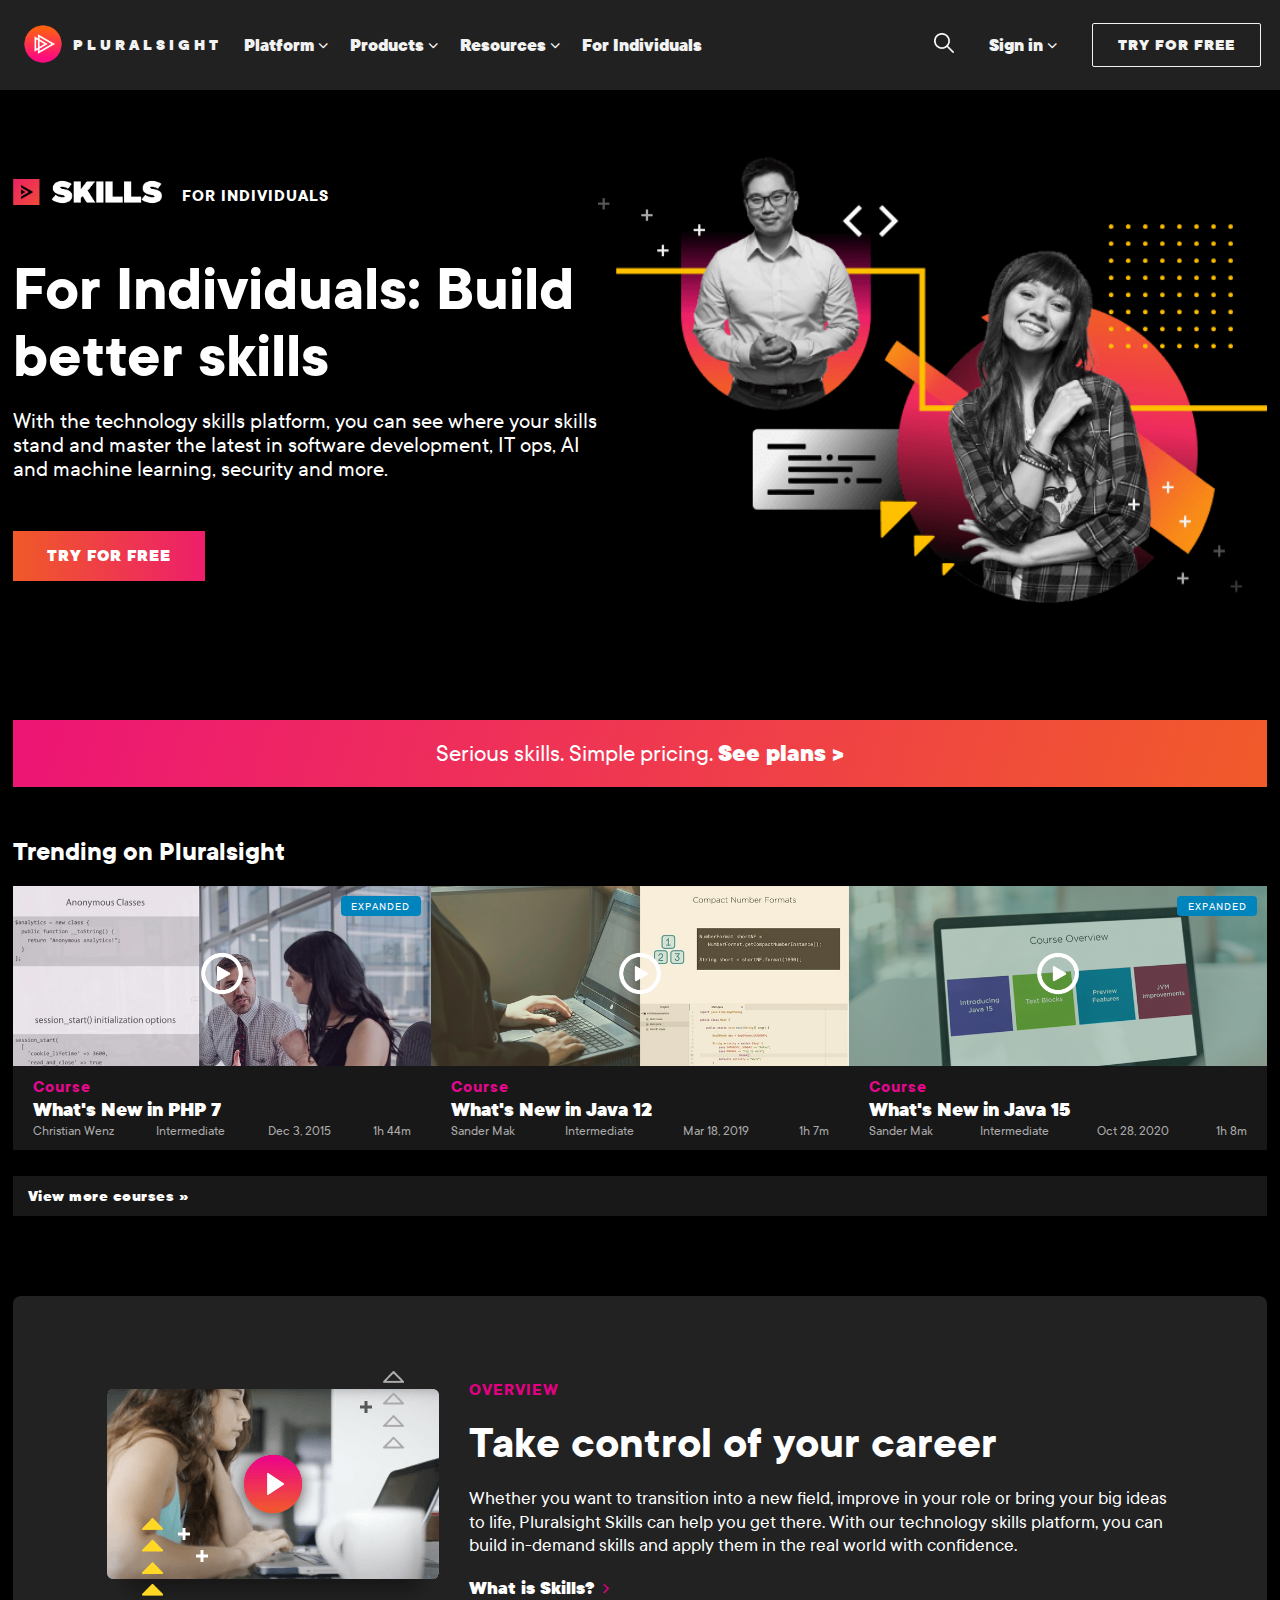
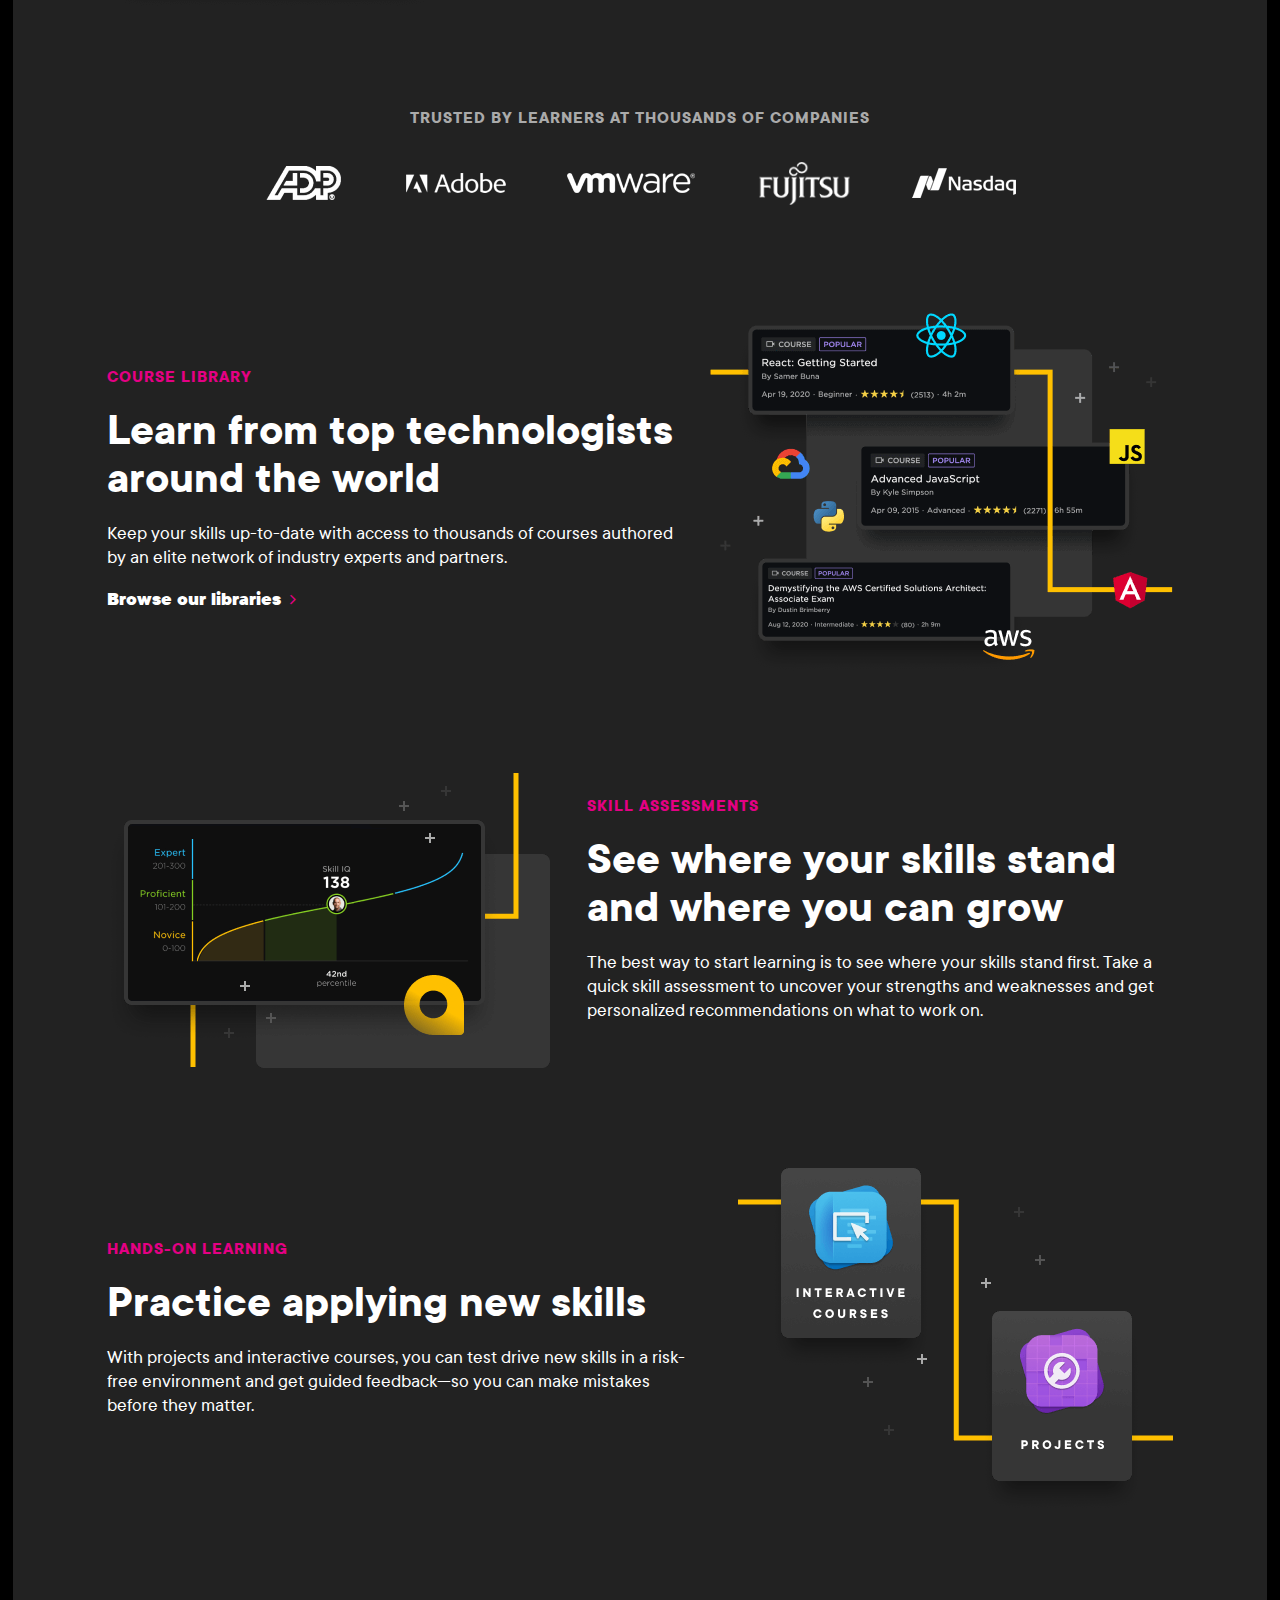
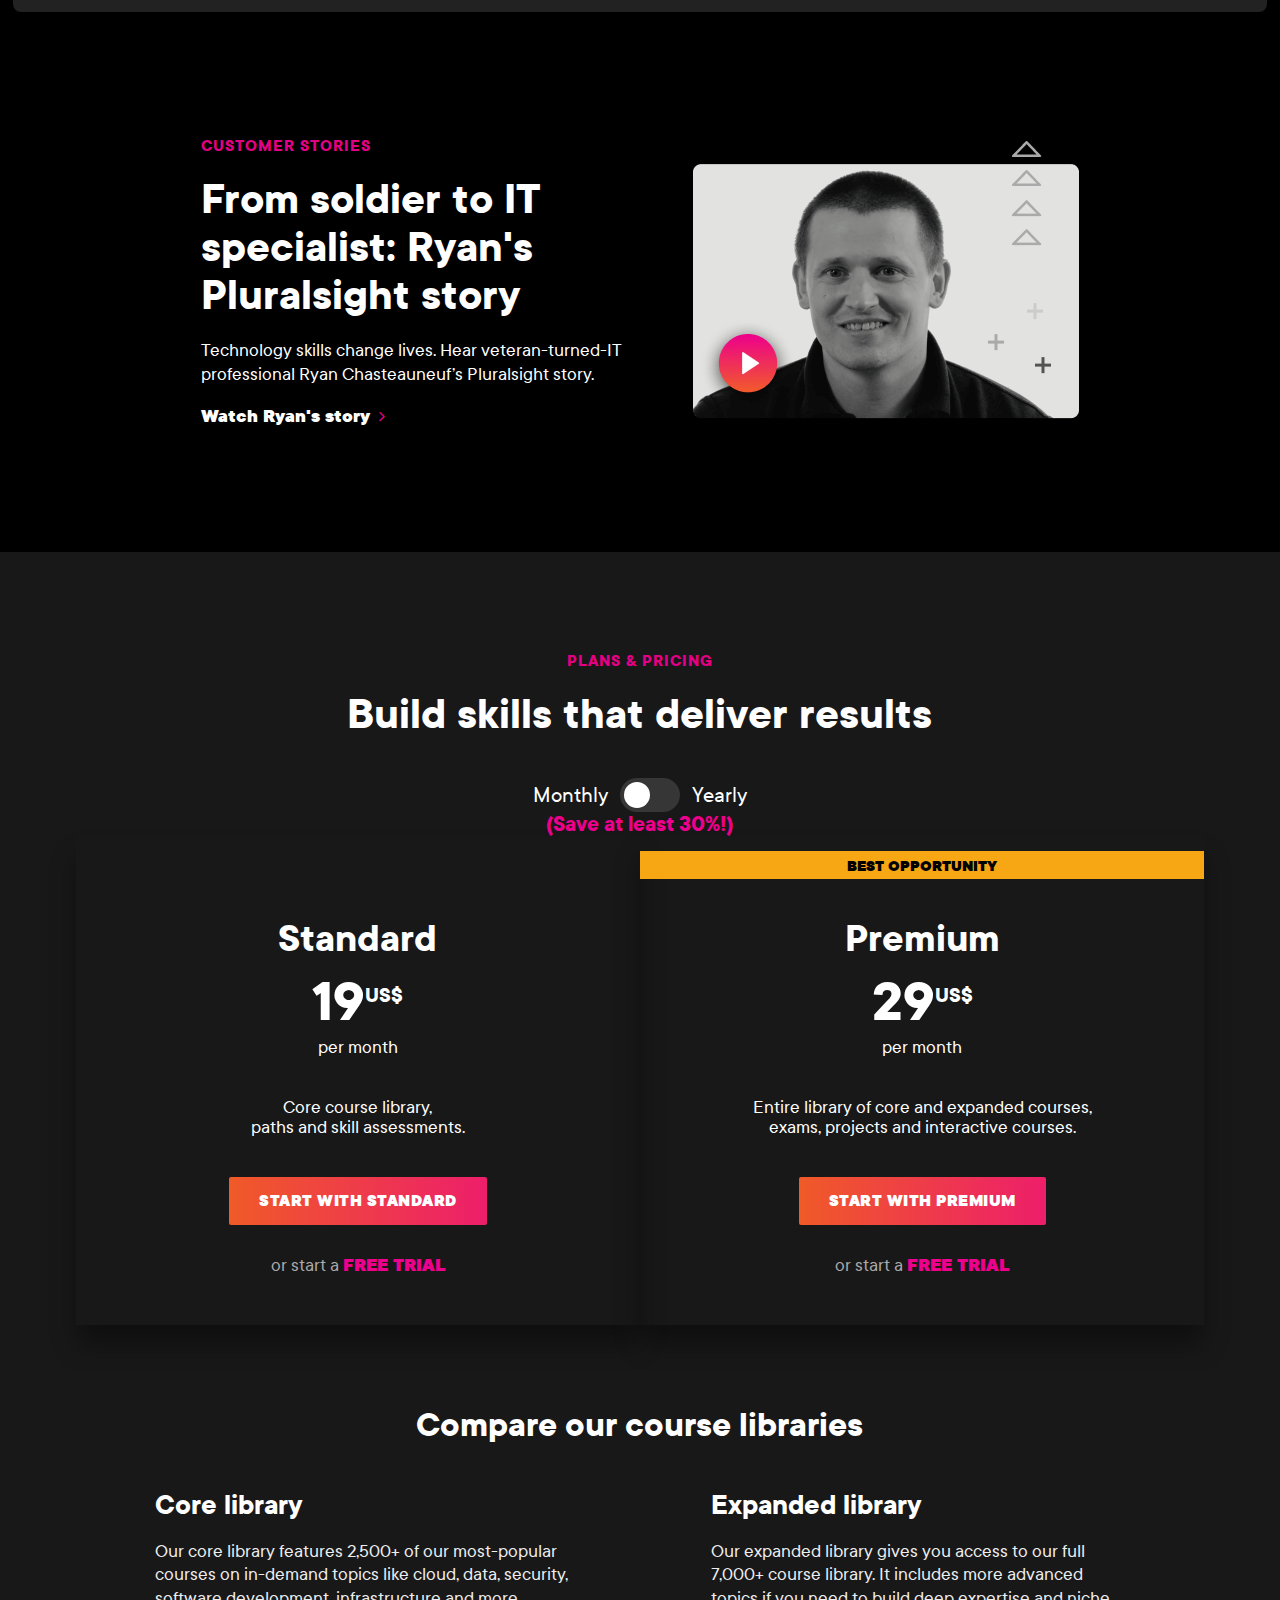
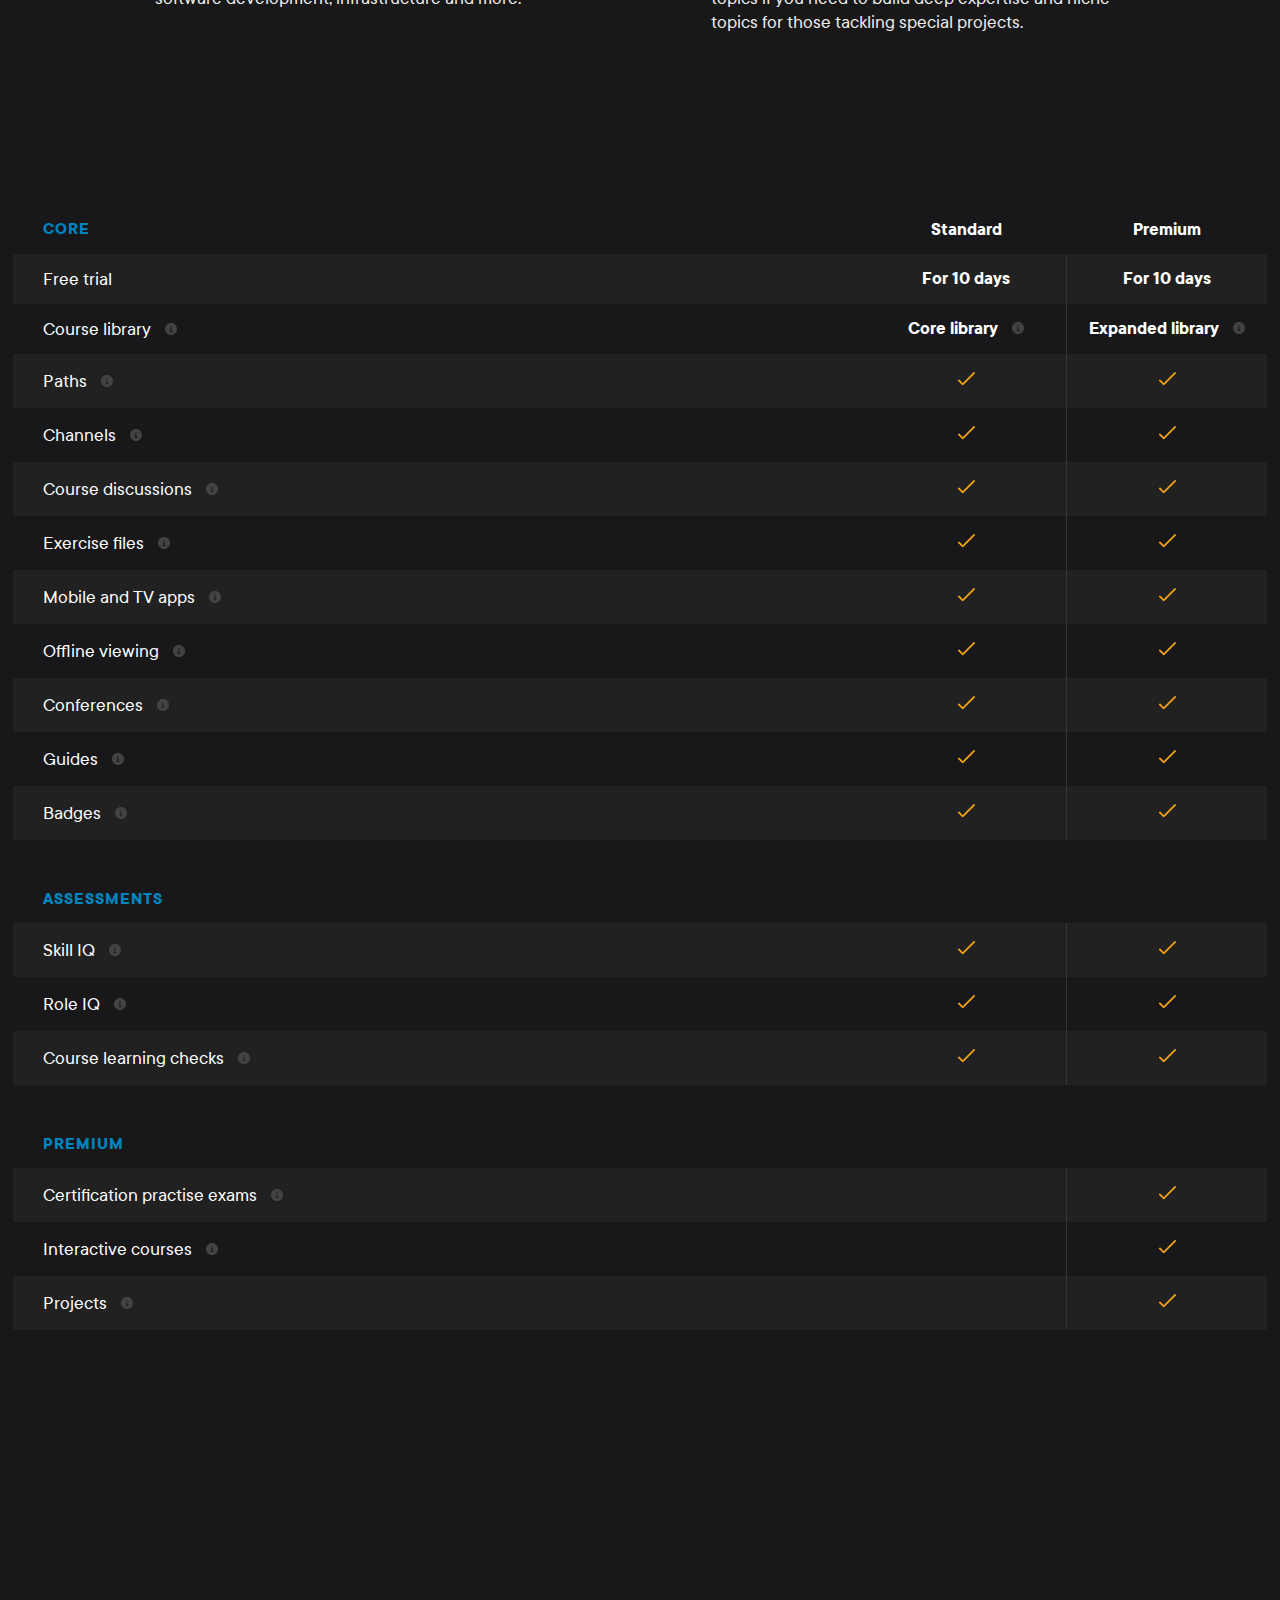
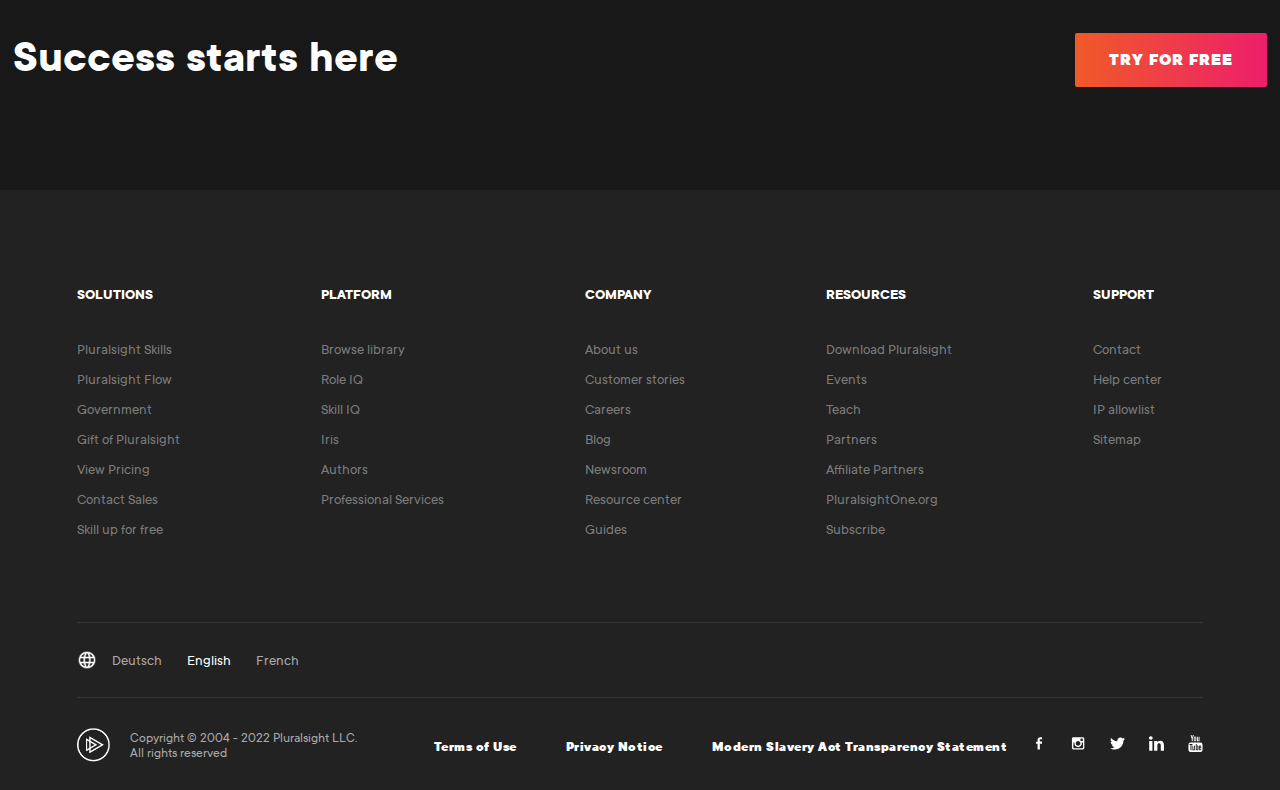
<file: individuals.html>
<!DOCTYPE html>
<html>
<head>
    <title>For Individuals | Pluralsight</title>
    <meta charset="utf-8">
    <meta name="viewport" content="width=device-width, initial-scale=1">
    <link rel="stylesheet" href="styles.css">
    <link rel="stylesheet" href="https://cdnjs.cloudflare.com/ajax/libs/font-awesome/4.7.0/css/font-awesome.min.css">
    <link rel="icon" href="images/pluralsight-logo.png">
    <script src="https://ajax.googleapis.com/ajax/libs/jquery/3.6.0/jquery.min.js"></script>
</head>
<body>
    <!---------------------- Pre-Header ---------------------->
    <div id="mobile-navbar-bg"></div>
    <div id="search-container">
        <div class="navbar-bg" onclick="navbarBgFunction()"></div>
        <div class="search-container-center">
            <div class="search-container-width">
                <div>
                    <img src="images/search-icon.png">
                    <input type="text" placeholder="What do you want to learn?">
                </div>
                <button id="search-close-btn"></button>
            </div>
        </div>
    </div>
    <div class="pre-header">
        <div class="logo" id="mobile-logo">
            <a href="index.html" id="logo-image"><img src="images/pluralsight-logo.png"></a>
            <a href="index.html">PLURALSIGHT</a>
        </div>
        <div class="navbar-left" id="navbar-left">
            <div class="logo">
                <a href="index.html" id="logo-image"><img src="images/pluralsight-logo.png"></a>
                <a href="index.html">PLURALSIGHT</a>
            </div>
            <a id="platform-btn" onclick="toggleMobilePlatform()">Platform <i class="fa fa-angle-down navbar-arrow-down"></i>
                                          <i class="fa fa-angle-right navbar-arrow-right"></i>
                <div class="bottom-border" id="platform-bottom-border"></div></a>
            

            <a id="products-btn" onclick="toggleMobileProducts()">Products <i class="fa fa-angle-down navbar-arrow-down"></i>
                                          <i class="fa fa-angle-right navbar-arrow-right"></i>
                <div class="bottom-border" id="products-bottom-border"></div></a>

            

            <a id="resources-btn" onclick="toggleMobileResources()">Resources <i class="fa fa-angle-down navbar-arrow-down"></i>
                                            <i class="fa fa-angle-right navbar-arrow-right"></i>
                <div class="bottom-border" id="resources-bottom-border"></div></a>

            

            <a href="individuals.html" id="for-individuals-btn">For Individuals</a>
            <a class="mobile-sign-in" id="mobile-sign-in" onclick="toggleMobileSignIn()">Sign in <i class="fa fa-angle-right navbar-arrow-right"></i></a>
            <a href="" class="mobile-view-plans" id="mobile-view-plans">VIEW PLANS</a>
        </div>

        <div id="platform-container">
            <div class="navbar-bg" onclick="navbarBgFunction()"></div>
            <div class="platform-container-flex">
            <div class="platform-container-left">
                <h5>WAYS TO UPSKILL</h5>
                <div class="platform-container-left-row">
                    <a href=""><img src="images/courses.png"></a>
                    <a href="">Courses</a>
                </div>
                <div class="platform-container-left-row">
                    <a href="skill-iq.html"><img src="images/skill-assessments.png"></a>
                    <a href="skill-iq.html">Skill assessments</a>
                </div>
                <div class="platform-container-left-row">
                    <a href="labs.html"><img src="images/labs.png"></a>
                    <a href="labs.html">Labs</a>
                    <button onclick="window.open('labs.html', '_self')">NEW</button>
                </div>
                <div class="platform-container-left-row">
                    <a href="hands-on-learning.html"><img src="images/hands-on learning.png"></a>
                    <a href="hands-on-learning.html">Hands-on learning</a>
                </div>
                <div class="platform-container-left-row">
                    <a href="cert-prep.html"><img src="images/certification-prep-platform.png"></a>
                    <a href="cert-prep.html">Certification prep</a>
                </div>
                <div class="platform-container-left-row">
                    <a href="live-classes.html"><img src="images/live-classes.svg"></a>
                    <a href="live-classes.html">Live Classes</a>
                </div>
                <div class="platform-container-left-row">
                    <a href=""><img src="images/team-efficiency.png"></a>
                    <a href="">Team efficiency</a>
                </div>
            </div>
            <div class="platform-container-right">
                <div class="platform-container-right-top">
                <div class="skills-for">
                    <h5>SKILLS FOR</h5>
                    <a href="">Software development</a>
                    <a href="">IT ops</a>
                    <a href="">Info & cyber security</a>
                    <a href="">Cloud computing</a>
                    <a href="">Machine learning / AI</a>
                    <a href="">Data professional</a>
                </div>
                <div class="top-trending-paths">
                    <h5>TOP TRENDING PATHS</h5>
                    <div class="top-trending-paths-container">
                        <div class="top-trending-paths-item" onclick="window.open('', 'blank')">
                            <img src="images/microsoft-azure-deployment.png">
                            <div class="top-trending-paths-item-text">
                                <h3>Microsoft Azure Deployment</h3>
                                <p><strong>4</strong> Courses <strong>7</strong> Hours</p>
                            </div>
                        </div>
                        <div class="top-trending-paths-item" onclick="window.open('', 'blank')">
                            <img src="images/cleaning-data-with-r.png">
                            <div class="top-trending-paths-item-text">
                                <h3>Cleaning Data with R</h3>
                                <p><strong>5</strong> Courses <strong>9</strong> Hours</p>
                            </div>
                        </div>
                        <div class="top-trending-paths-item" onclick="window.open('', 'blank')">
                            <img src="images/ruby.png">
                            <div class="top-trending-paths-item-text">
                                <h3>Ruby Language Fundamentals</h3>
                                <p><strong>7</strong> Courses <strong>13</strong> Hours</p>
                            </div>
                        </div>
                        <div class="top-trending-paths-item" onclick="window.open('', 'blank')">
                            <img src="images/aws-operations.png">
                            <div class="top-trending-paths-item-text">
                                <h3>AWS OPERATIONS</h3>
                                <p><strong>7</strong> Courses <strong>14</strong> Hours</p>
                            </div>
                        </div>
                        <div class="top-trending-paths-item" onclick="window.open('', 'blank')">
                            <img src="images/core-python.png">
                            <div class="top-trending-paths-item-text">
                                <h3>Core Python</h3>
                                <p><strong>24</strong> Courses <strong>44</strong> Hours</p>
                            </div>
                        </div>
                    </div>
                </div>
                </div>
                <div class="platform-container-right-bottom">
                    <a href="">See our entire course library</a>
                    <a href="">Check out the Technology Index</a>
                </div>
            </div>
            <button id="platform-close-btn"></button>
            </div>
        </div>
        <div id="products-container">
            <div class="navbar-bg" onclick="navbarBgFunction()"></div>
            <div class="products-container-flex">
                <div class="products-container-col">
                    <img src="images/skills-logo.png">
                    <p onclick="window.open('')">Build tech skills to drive results</p>
                    <a href="">What is Skills?</a>
                    <a href="">View plans</a>
                </div>
                <div class="products-container-col">
                    <img src="images/flow-logo.png">
                    <p onclick="window.open('')">Get insights into your workflow</p>
                    <a href="">What is Flow?</a>
                    <a href="">View plans</a>
                </div>
            </div>
            <button id="products-close-btn"></button>
        </div>
        <div id="resources-container">
            <div class="navbar-bg" onclick="navbarBgFunction()"></div>
            <div class="resources-container-flex">
                <div class="resources-container-col">
                    <h5>LEARN</h5>
                    <a href="">Blog</a>
                    <a href="">Customer stories</a>
                    <a href="">Resource center</a>
                    <a href="">Guides</a>
                    <a href="">App download</a>
                    <a href="">Support</a>
                </div>
                <div class="resources-container-col">
                    <h5>CONNECT</h5>
                    <a href="">Events</a>
                    <a href="">Webinars</a>
                    <a href="">Podcast</a>
                    <h5 class="resources-podcasts">PODCASTS</h5>
                    <a href="">All Hands on Tech</a>
                    <a href="">Perspectives in Leadership</a>
                </div>
            </div>
            <button id="resources-close-btn"></button>
        </div>

        <div class="navbar-right">
            <a id="search-btn"><img src="images/search-icon.png"></a>
            <a id="sign-in-btn">Sign in <i class="fa fa-angle-down"></i>
                <div class="bottom-border" id="sign-in-bottom-border"></div></a>
            <a href="free-trial.html" id="try-for-free">TRY FOR FREE</a>
            <button id="mobile-menu" onclick="showMobileNav()"></button>
            <button id="close-mobile-menu" onclick="closeMobileNav()"></button>
        </div>

        <div id="sign-in-container">
            <div class="navbar-bg" onclick="navbarBgFunction()"></div>
            <div class="sign-in-flex">
                <div class="sign-in-col">
                    <a href="">SIGN IN WITH</a>
                    <div class="sign-in-img">
                        <a href=""><img src="images/skills-logo.png"></a>
                        <i class="fa fa-angle-right purple-arrow-right"></i>
                    </div>
                </div>
                <div class="sign-in-col">
                    <a href="">SIGN IN WITH</a>
                    <div class="sign-in-img">
                        <a href=""><img src="images/flow-logo.png"></a>
                        <i class="fa fa-angle-right purple-arrow-right"></i>
                    </div>
                </div>
            </div>
        </div>
    </div>

    <main>
        <!---------------------- Individuals Header ---------------------->
        <div class="individuals-header">
            <div class="individuals-header-text">
                <div class="skills-for-individuals">
                    <img src="images/skills-logo.png">
                    <h3>FOR INDIVIDUALS</h3>
                </div>
                <h1>For Individuals: Build better skills</h1>
                <p>With the technology skills platform, you can see where your skills stand and master the latest in software development, IT ops, AI and machine learning, security and more.</p>
                <button class="rainbow-button" onclick="window.open('free-trial.html', '_self')">TRY FOR FREE</button>
            </div>
            <img src="images/hero-individual-illustration.png">
        </div>

        <!---------------------- See plans ---------------------->
        <div class="see-plans">
            <p>Serious skills. Simple pricing.</p>
            <a href="#pricing">See plans ></a>
        </div>

        <!---------------------- Individuals trending ---------------------->
        <div class="individuals-trending">
            <h1>Trending on Pluralsight</h1>
            <div class="individuals-trending-flex">
                <div class="individuals-trending-container">
                    <div id="individuals-trending-container-img1" class="individuals-trending-container-img">
                        <div class="tooltip">EXPANDED
                            <span class="tooltip-text">Access to our full 7000+ course library, including more advanced content.</span>
                        </div>
                        <a href=""><img src="images/play-button.png"></a>
                    </div>
                    <div class="individuals-trending-container-text">
                        <h3>Course</h3>
                        <h2>What's New in PHP 7</h2>
                        <div class="individuals-trending-container-text-bottom">
                            <p>Christian Wenz</p>
                            <p>Intermediate</p>
                            <p>Dec 3, 2015</p>
                            <p>1h 44m</p>
                        </div>
                    </div>
                </div>
                <div class="individuals-trending-container">
                    <div id="individuals-trending-container-img2" class="individuals-trending-container-img">
                        <a href=""><img src="images/play-button.png"></a>
                    </div>
                    <div class="individuals-trending-container-text">
                        <h3>Course</h3>
                        <h2>What's New in Java 12</h2>
                        <div class="individuals-trending-container-text-bottom">
                            <p>Sander Mak</p>
                            <p>Intermediate</p>
                            <p>Mar 18, 2019</p>
                            <p>1h 7m</p>
                        </div>
                    </div>
                </div>
                <div class="individuals-trending-container">
                    <div id="individuals-trending-container-img3" class="individuals-trending-container-img">
                        <div class="tooltip">EXPANDED
                            <span class="tooltip-text">Access to our full 7000+ course library, including more advanced content.</span>
                        </div>
                        <a href=""><img src="images/play-button.png"></a>
                    </div>
                    <div class="individuals-trending-container-text">
                        <h3>Course</h3>
                        <h2>What's New in Java 15</h2>
                        <div class="individuals-trending-container-text-bottom">
                            <p>Sander Mak</p>
                            <p>Intermediate</p>
                            <p>Oct 28, 2020</p>
                            <p>1h 8m</p>
                        </div>
                    </div>
                </div>
            </div>
            <div class="individuals-trending-bottom">
                <a href="">View more courses »</a>
            </div>
        </div>

        <!---------------------- Individuals overview ---------------------->
        <div id="overview1-video">
            <iframe width="896" height="504" src="https://www.youtube.com/embed/9h-I4lRkWH0" title="YouTube video player" frameborder="0" allow="accelerometer; autoplay; clipboard-write; encrypted-media; gyroscope; picture-in-picture" allowfullscreen></iframe>
        </div>
        <div onclick="hideOverviewVideo()" id="overview1-video-bg"></div>
        <div class="individuals-overview">
            <div class="individuals-overview-width">
                <div class="individuals-overview-row">
                    <img onclick="showOverviewVideo()" src="images/overview1.png" style="cursor: pointer;">
                    <div class="individuals-overview-row-text">
                        <h3>OVERVIEW</h3>
                        <h1>Take control of your career</h1>
                        <p>Whether you want to transition into a new field, improve in your role or bring your big ideas to life, Pluralsight Skills can help you get there. With our technology skills platform, you can build in-demand skills and apply them in the real world with confidence.</p>
                        <a href="">What is Skills? <i class="fa fa-angle-right purple-arrow-right"></i></a>
                    </div>
                </div>

                <h2>TRUSTED BY LEARNERS AT THOUSANDS OF COMPANIES</h2>
                <div class="individuals-overview-orgs">
                    <img src="images/overview-adp.png">
                    <img src="images/overview-adobe.png">
                    <img src="images/overview-vmware.png">
                    <img src="images/overview-fujitsu.png">
                    <img src="images/overview-nasdaq.png">
                </div>

                <div class="individuals-overview-row">
                    <div class="individuals-overview-row-text">
                        <h3>COURSE LIBRARY</h3>
                        <h1>Learn from top technologists around the world</h1>
                        <p>Keep your skills up-to-date with access to thousands of courses authored by an elite network of industry experts and partners.</p>
                        <a href="">Browse our libraries <i class="fa fa-angle-right purple-arrow-right"></i></a>
                    </div>
                    <img src="images/overview2.png">
                </div>
                <div class="individuals-overview-row">
                    <img src="images/overview3.png">
                    <div class="individuals-overview-row-text">
                        <h3>SKILL ASSESSMENTS</h3>
                        <h1>See where your skills stand and where you can grow</h1>
                        <p>The best way to start learning is to see where your skills stand first. Take a quick skill assessment to uncover your strengths and weaknesses and get personalized recommendations on what to work on.</p>
                    </div>
                </div>
                <div class="individuals-overview-row">
                    <div class="individuals-overview-row-text">
                        <h3>HANDS-ON LEARNING</h3>
                        <h1>Practice applying new skills</h1>
                        <p>With projects and interactive courses, you can test drive new skills in a risk-free environment and get guided feedback—so you can make mistakes before they matter.</p>
                    </div>
                    <img src="images/overview4.png">
                </div>
            </div>
        </div>

        <!---------------------- Customer Stories ---------------------->
        <div class="customer-stories">
            <div class="customer-stories-text">
                <h3>CUSTOMER STORIES</h3>
                <h1>From soldier to IT specialist: Ryan's Pluralsight story</h1>
                <p>Technology skills change lives. Hear veteran-turned-IT professional Ryan Chasteauneuf’s Pluralsight story.</p>
                <a onclick="showCsVideo()">Watch Ryan's story <i class="fa fa-angle-right purple-arrow-right"></i></a>
            </div>
            <img onclick="showCsVideo()" src="images/cs-ryan.png">
            <div id="customer-stories-video">
                <iframe width="896" height="504" src="https://www.youtube.com/embed/LyAlYxgY0Yk" title="YouTube video player" frameborder="0" allow="accelerometer; clipboard-write; encrypted-media; gyroscope; picture-in-picture" allowfullscreen></iframe>
            </div>
            <div onclick="hideCsVideo()" id="customer-stories-video-bg"></div>
        </div>
    </main>
    <div class="individuals-second-bg">
        <main>
            <!---------------------- Plans & Pricing ---------------------->
            <div id="pricing" class="plans-pricing">
                <div class="plans-pricing-pre-text">
                    <h3>PLANS & PRICING</h3>
                    <h1>Build skills that deliver results</h1>
                    <div class="plans-pricing-toggle">
                        <p>Monthly</p>
                        <label class="switch">
                            <input type="checkbox">
                            <span onclick="plansPricingToggle()" class="slider round"></span>
                        </label>
                        <p>Yearly</p>
                    </div>
                    <h2>(Save at least 30%!)</h2>
                </div>
                <div class="plans-pricing-flex">
                    <div class="plans-pricing-box">
                        <h1>Standard</h1>
                        <h2 id="standard-plan-price">19<sup>US$</sup></h2>
                        <h3 id="plans-pricing-month-year1">per month</h3>
                        <p>Core course library,<br>paths and skill assessments.</p>
                        <button class="rainbow-button">START WITH STANDARD</button>
                        <span>or start a <a href="">FREE TRIAL</a></span>
                    </div>
                    <div class="plans-pricing-box">
                        <div class="best-opportunity">BEST OPPORTUNITY</div>
                        <h1>Premium</h1>
                        <h2 id="premium-plan-price">29<sup>US$</sup></h2>
                        <h3 id="plans-pricing-month-year2">per month</h3>
                        <p>Entire library of core and expanded courses, exams, projects and interactive courses.</p>
                        <button class="rainbow-button">START WITH PREMIUM</button>
                        <span>or start a <a href="">FREE TRIAL</a></span>
                    </div>
                </div>
                <div class="plans-pricing-flex-mobile">
                    <div class="plans-pricing-box-mobile">
                        <h1>Standard</h1>
                        <h2 id="standard-plan-price-mobile">19 US$</h2>
                        <h3 id="plans-pricing-month-year-mobile1">per month</h3>
                        <div class="plans-pricing-toggle-mobile">
                            <p>Monthly</p>
                            <label class="switch">
                                <input type="checkbox">
                                <span onclick="plansPricingToggleMobileStandard()" class="slider round slider-mobile"></span>
                            </label>
                            <p>Yearly</p>
                            <h4>(Save at least 30%!)</h4>
                        </div>
                        <div class="plans-pricing-box-row-mobile">
                            <img src="images/check-icon.png">
                            <p>10 day free trial</p>
                        </div>
                        <div class="plans-pricing-box-row-mobile">
                            <img src="images/check-icon.png">
                            <p>Core library access</p>
                        </div>
                        <div class="plans-pricing-box-row-mobile">
                            <img src="images/check-icon.png">
                            <p>Skill and Role assessments</p>
                        </div>
                        <div class="plans-pricing-box-row-mobile">
                            <img src="images/check-icon.png">
                            <p>Learning paths and channels</p>
                        </div>
                        <button class="rainbow-button">BUY NOW</button>
                        <a href="">OR TRY FOR FREE</a>
                    </div>
                    <div class="plans-pricing-box-mobile">
                        <div class="best-opportunity-mobile">BEST OPPORTUNITY</div>
                        <h1>Premium</h1>
                        <h2 id="premium-plan-price-mobile">29 US$</h2>
                        <h3 id="plans-pricing-month-year-mobile2">per month</h3>
                        <div class="plans-pricing-toggle-mobile">
                            <p>Monthly</p>
                            <label class="switch">
                                <input type="checkbox">
                                <span onclick="plansPricingToggleMobilePremium()" class="slider round slider-mobile"></span>
                            </label>
                            <p>Yearly</p>
                            <h4>(Save at least 30%!)</h4>
                        </div>
                        <div class="plans-pricing-box-row-mobile">
                            <p>Everything under standard plus:</p>
                        </div>
                        <div class="plans-pricing-box-row-mobile">
                            <img src="images/check-icon.png">
                            <p>Expanded library access</p>
                        </div>
                        <div class="plans-pricing-box-row-mobile">
                            <img src="images/check-icon.png">
                            <p>Certification library access</p>
                        </div>
                        <div class="plans-pricing-box-row-mobile">
                            <img src="images/check-icon.png">
                            <p>Interactive courses and Projects</p>
                        </div>
                        <button class="rainbow-button">BUY NOW</button>
                        <a href="">OR TRY FOR FREE</a>
                    </div>
                </div>
            </div>

            <!---------------------- Compare libraries ---------------------->
            <div class="individuals-compare-libraries">
                <h1>Compare our course libraries</h1>
                <div class="individuals-compare-libraries-flex">
                    <div class="individuals-compare-libraries-container">
                        <h3>Core library</h3>
                        <p>Our core library features 2,500+ of our most-popular courses on in-demand topics like cloud, data, security, software development, infrastructure and more.</p>
                    </div>
                    <div class="individuals-compare-libraries-container">
                        <h3>Expanded library</h3>
                        <p>Our expanded library gives you access to our full 7,000+ course library. It includes more advanced topics if you need to build deep expertise and niche topics for those tackling special projects.</p>
                    </div>
                </div>
                <table>
                    <tr>
                        <th>CORE</th>
                        <td><strong>Standard</strong></td>
                        <td style="border: none;"><strong>Premium</strong></td>
                    </tr>
                    <tr>
                        <td>Free trial</td>
                        <td><strong>For 10 days</strong></td>
                        <td><strong>For 10 days</strong></td>
                    </tr>
                    <tr>
                        <td>Course library <img class="circle-info" src='images/circle-info-solid.svg'>
                            <span class="table-tooltiptext">Lorem ipsum dolor sit amet, consectetur adipiscing elit, sed do eiusmod tempor incididunt</span></td>
                        <td><strong>Core library</strong> <img class="circle-info" src='images/circle-info-solid.svg'>
                            <span class="table-tooltiptext">Lorem ipsum dolor sit amet, consectetur adipiscing elit, sed do eiusmod tempor incididunt</span></td>
                        <td><strong>Expanded library</strong> <img class="circle-info" src='images/circle-info-solid.svg'>
                            <span class="table-tooltiptext top-tooltip">Lorem ipsum dolor sit amet, consectetur adipiscing elit, sed do eiusmod tempor incididunt</span></td>
                    </tr>
                    <tr>
                        <td>Paths <img class="circle-info" src='images/circle-info-solid.svg'>
                            <span class="table-tooltiptext">Lorem ipsum dolor sit amet, consectetur adipiscing elit, sed do eiusmod tempor incididunt</span></td>
                        <td><img class="check-icon" src="images/check-icon.png"></td>
                        <td><img class="check-icon" src="images/check-icon.png"></td>
                    </tr>
                    <tr>
                        <td>Channels <img class="circle-info" src='images/circle-info-solid.svg'>
                            <span class="table-tooltiptext">Lorem ipsum dolor sit amet, consectetur adipiscing elit, sed do eiusmod tempor incididunt</span></td>
                        <td><img class="check-icon" src="images/check-icon.png"></td>
                        <td><img class="check-icon" src="images/check-icon.png"></td>
                    </tr>
                    <tr>
                        <td>Course discussions <img class="circle-info" src='images/circle-info-solid.svg'>
                            <span class="table-tooltiptext">Lorem ipsum dolor sit amet, consectetur adipiscing elit, sed do eiusmod tempor incididunt</span></td>
                        <td><img class="check-icon" src="images/check-icon.png"></td>
                        <td><img class="check-icon" src="images/check-icon.png"></td>
                    </tr>
                    <tr>
                        <td>Exercise files <img class="circle-info" src='images/circle-info-solid.svg'>
                            <span class="table-tooltiptext">Lorem ipsum dolor sit amet, consectetur adipiscing elit, sed do eiusmod tempor incididunt</span></td>
                        <td><img class="check-icon" src="images/check-icon.png"></td>
                        <td><img class="check-icon" src="images/check-icon.png"></td>
                    </tr>
                    <tr>
                        <td>Mobile and TV apps <img class="circle-info" src='images/circle-info-solid.svg'>
                            <span class="table-tooltiptext">Lorem ipsum dolor sit amet, consectetur adipiscing elit, sed do eiusmod tempor incididunt</span></td>
                        <td><img class="check-icon" src="images/check-icon.png"></td>
                        <td><img class="check-icon" src="images/check-icon.png"></td>
                    </tr>
                    <tr>
                        <td>Offline viewing <img class="circle-info" src='images/circle-info-solid.svg'>
                            <span class="table-tooltiptext">Lorem ipsum dolor sit amet, consectetur adipiscing elit, sed do eiusmod tempor incididunt</span></td>
                        <td><img class="check-icon" src="images/check-icon.png"></td>
                        <td><img class="check-icon" src="images/check-icon.png"></td>
                    </tr>
                    <tr>
                        <td>Conferences <img class="circle-info" src='images/circle-info-solid.svg'>
                            <span class="table-tooltiptext">Lorem ipsum dolor sit amet, consectetur adipiscing elit, sed do eiusmod tempor incididunt</span></td>
                        <td><img class="check-icon" src="images/check-icon.png"></td>
                        <td><img class="check-icon" src="images/check-icon.png"></td>
                    </tr>
                    <tr>
                        <td>Guides <img class="circle-info" src='images/circle-info-solid.svg'>
                            <span class="table-tooltiptext">Lorem ipsum dolor sit amet, consectetur adipiscing elit, sed do eiusmod tempor incididunt</span></td>
                        <td><img class="check-icon" src="images/check-icon.png"></td>
                        <td><img class="check-icon" src="images/check-icon.png"></td>
                    </tr>
                    <tr>
                        <td>Badges <img class="circle-info" src='images/circle-info-solid.svg'>
                            <span class="table-tooltiptext">Lorem ipsum dolor sit amet, consectetur adipiscing elit, sed do eiusmod tempor incididunt</span></td>
                        <td><img class="check-icon" src="images/check-icon.png"></td>
                        <td><img class="check-icon" src="images/check-icon.png"></td>
                    </tr>
                    <tr>
                        <th style="padding-top: 50px; padding-bottom: 15px;">ASSESSMENTS</th>
                        <td></td>
                        <td style="border: none;"></td>
                    </tr>
                    <tr>
                        <td>Skill IQ <img class="circle-info" src='images/circle-info-solid.svg'>
                            <span class="table-tooltiptext">Lorem ipsum dolor sit amet, consectetur adipiscing elit, sed do eiusmod tempor incididunt</span></td>
                        <td><img class="check-icon" src="images/check-icon.png"></td>
                        <td><img class="check-icon" src="images/check-icon.png"></td>
                    </tr>
                    <tr>
                        <td>Role IQ <img class="circle-info" src='images/circle-info-solid.svg'>
                            <span class="table-tooltiptext">Lorem ipsum dolor sit amet, consectetur adipiscing elit, sed do eiusmod tempor incididunt</span></td>
                        <td><img class="check-icon" src="images/check-icon.png"></td>
                        <td><img class="check-icon" src="images/check-icon.png"></td>
                    </tr>
                    <tr>
                        <td>Course learning checks <img class="circle-info" src="images/circle-info-solid.svg">
                            <span class="table-tooltiptext">Lorem ipsum dolor sit amet, consectetur adipiscing elit, sed do eiusmod tempor incididunt</span></td>
                        <td><img class="check-icon" src="images/check-icon.png"></td>
                        <td><img class="check-icon" src="images/check-icon.png"></td>
                    </tr>
                    <tr>
                        <th style="padding-top: 50px; padding-bottom: 15px;">PREMIUM</th>
                        <td></td>
                        <td style="border: none;"></td>
                    </tr>
                    <tr>
                        <td>Certification practise exams <img class="circle-info" src='images/circle-info-solid.svg'>
                            <span class="table-tooltiptext">Lorem ipsum dolor sit amet, consectetur adipiscing elit, sed do eiusmod tempor incididunt</span></td>
                        <td></td>
                        <td><img class="check-icon" src="images/check-icon.png"></td>
                    </tr>
                    <tr>
                        <td>Interactive courses <img class="circle-info" src='images/circle-info-solid.svg'>
                            <span class="table-tooltiptext">Lorem ipsum dolor sit amet, consectetur adipiscing elit, sed do eiusmod tempor incididunt</span></td>
                        <td></td>
                        <td><img class="check-icon" src="images/check-icon.png"></td>
                    </tr>
                    <tr>
                        <td>Projects <img class="circle-info" src='images/circle-info-solid.svg'>
                            <span class="table-tooltiptext">Lorem ipsum dolor sit amet, consectetur adipiscing elit, sed do eiusmod tempor incididunt</span></td>
                        <td></td>
                        <td><img class="check-icon" src="images/check-icon.png"></td>
                    </tr>
                </table>
            </div>

            <!---------------------- Success starts here ---------------------->
            <div class="insights" style="margin-top: 200px;">
                <div class="insights-container" style="width: 100%;">
                    <h1>Success starts here</h1>
                    <button class="rainbow-button individuals-insights-btn" style="margin: 0; min-width: 0;" onclick="window.open('free-trial.html', '_self')">TRY FOR FREE</button>
                </div>
            </div>
        </main>
    </div>

    <!---------------------- Footer ---------------------->
    <div class="footer">
        <footer>
            <div class="footer-navbar">
                <div class="footer-navbar-col">
                    <h5 onclick="toggleFooterSolutions()">SOLUTIONS <i id="footer-solutions-arrowdown" class="fa fa-angle-down footer-arrow"></i>
                                                                    <i id="footer-solutions-arrowup" class="fa fa-angle-up footer-arrow"></i></h5>
                    <div id="footer-solutions">
                        <a href="">Pluralsight Skills</a>
                        <a href="">Pluralsight Flow</a>
                        <a href="">Government</a>
                        <a href="">Gift of Pluralsight</a>
                        <a href="">View Pricing</a>
                        <a href="">Contact Sales</a>
                        <a href="">Skill up for free</a>
                    </div>
                </div>
                <div class="footer-navbar-col">
                    <h5 onclick="toggleFooterPlatform()">PLATFORM <i id="footer-platform-arrowdown" class="fa fa-angle-down footer-arrow"></i>
                                                                  <i id="footer-platform-arrowup" class="fa fa-angle-up footer-arrow"></i></h5>
                    <div id="footer-platform">
                        <a href="">Browse library</a>
                        <a href="">Role IQ</a>
                        <a href="">Skill IQ</a>
                        <a href="">Iris</a>
                        <a href="">Authors</a>
                        <a href="">Professional Services</a>
                    </div>
                 </div>
                 <div class="footer-navbar-col">
                    <h5 onclick="toggleFooterCompany()">COMPANY <i id="footer-company-arrowdown" class="fa fa-angle-down footer-arrow"></i>
                                                                <i id="footer-company-arrowup" class="fa fa-angle-up footer-arrow"></i></h5>
                    <div id="footer-company">
                        <a href="">About us</a>
                        <a href="">Customer stories</a>
                        <a href="">Careers</a>
                        <a href="">Blog</a>
                        <a href="">Newsroom</a>
                        <a href="">Resource center</a>
                        <a href="">Guides</a>
                    </div>
                 </div>
                 <div class="footer-navbar-col">
                    <h5 onclick="toggleFooterResources()">RESOURCES <i id="footer-resources-arrowdown" class="fa fa-angle-down footer-arrow"></i>
                                                                    <i id="footer-resources-arrowup" class="fa fa-angle-up footer-arrow"></i></h5>
                    <div id="footer-resources">
                        <a href="">Download Pluralsight</a>
                        <a href="">Events</a>
                        <a href="">Teach</a>
                        <a href="">Partners</a>
                        <a href="">Affiliate Partners</a>
                        <a href="">PluralsightOne.org</a>
                        <a href="">Subscribe</a>
                    </div>
                 </div>
                 <div class="footer-navbar-col">
                    <h5 onclick="toggleFooterSupport()">SUPPORT <i id="footer-support-arrowdown" class="fa fa-angle-down footer-arrow"></i>
                                                                <i id="footer-support-arrowup" class="fa fa-angle-up footer-arrow"></i></h5>
                    <div id="footer-support">
                        <a href="">Contact</a>
                        <a href="">Help center</a>
                        <a href="">IP allowlist</a>
                        <a href="">Sitemap</a>
                    </div>
                </div>
            </div>
            <div class="footer-lang">
                <img src="images/globe-white.png">
                <a href="">Deutsch</a>
                <a href="" class="active-lang">English</a>
                <a href="">French</a>
            </div>
            <div class="footer-copyright">
                <div class="footer-copyright-left">
                    <img src="images/ps-icon.png">
                    <p>Copyright © 2004 - 2022 Pluralsight LLC. All rights reserved</p>
                </div>
                <div class="footer-copyright-right">
                    <div class="terms-of-use">
                        <a href="">Terms of Use</a>
                        <a href="">Privacy Notice</a>
                        <a href="">Modern Slavery Act Transparency Statement</a>
                    </div>
                    <div class="social-networks">
                        <a href=""><img src="images/fb.svg"></a>
                        <a href=""><img src="images/ig.svg"></a>
                        <a href=""><img src="images/twitter.svg"></a>
                        <a href=""><img src="images/linkedin.svg"></a>
                        <a href=""><img src="images/yt.svg"></a>
                    </div>
                </div>
            </div>
        </footer>
    </div>
    <script src="js/index.js"></script>
    <script src="js/individuals.js"></script>
</body>
</html>
</file>
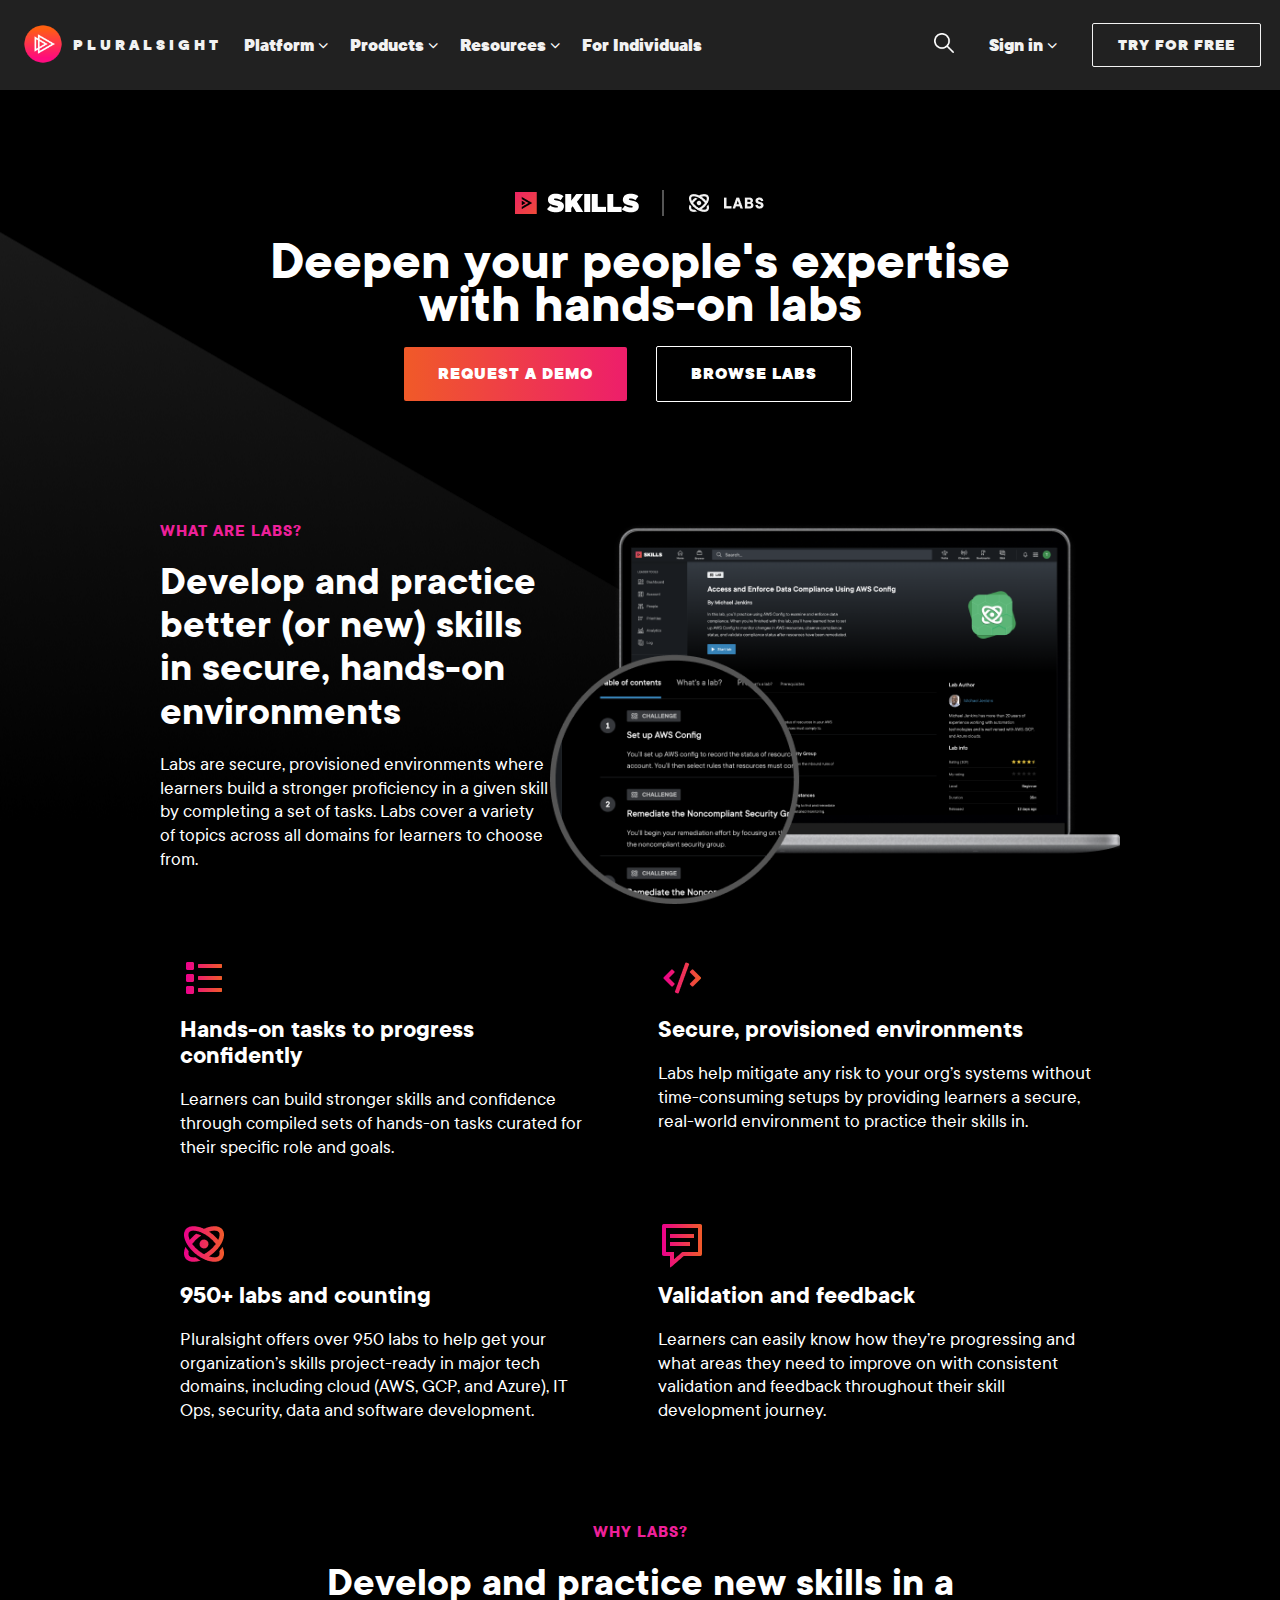
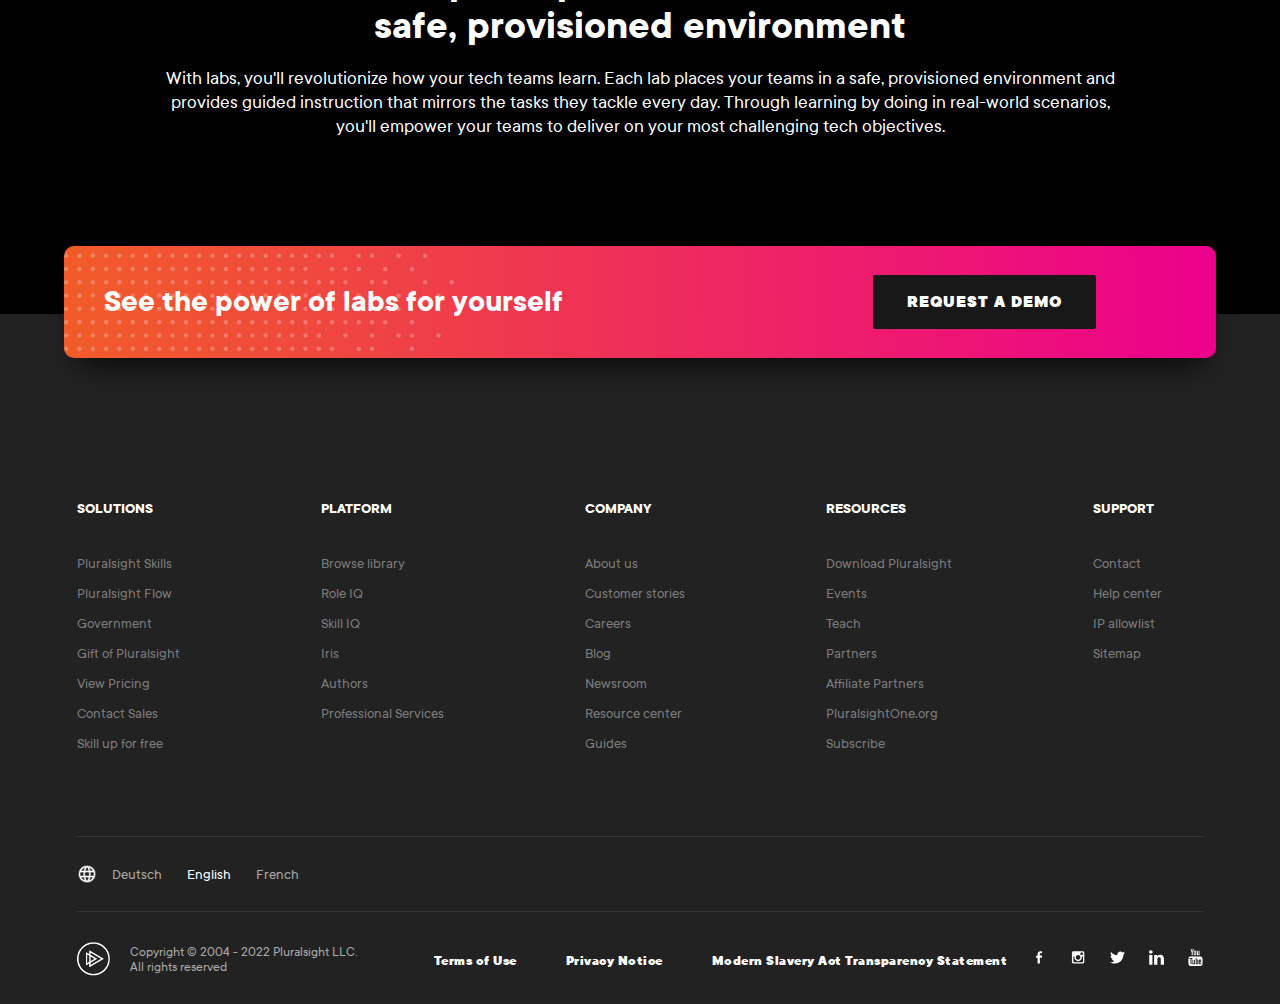
<file: labs.html>
<!DOCTYPE html>
<html>
<head>
    <title>Labs | Pluralsight</title>
    <meta charset="utf-8">
    <meta name="viewport" content="width=device-width, initial-scale=1">
    <link rel="stylesheet" href="styles.css">
    <link rel="stylesheet" href="https://cdnjs.cloudflare.com/ajax/libs/font-awesome/4.7.0/css/font-awesome.min.css">
    <link rel="icon" href="images/pluralsight-logo.png">
    <script src="https://ajax.googleapis.com/ajax/libs/jquery/3.6.0/jquery.min.js"></script>
</head>
<body>
    <!---------------------- Pre-Header ---------------------->
    <div id="mobile-navbar-bg"></div>
    <div id="search-container">
        <div class="navbar-bg" onclick="navbarBgFunction()"></div>
        <div class="search-container-center">
            <div class="search-container-width">
                <div>
                    <img src="images/search-icon.png">
                    <input type="text" placeholder="What do you want to learn?">
                </div>
                <button id="search-close-btn"></button>
            </div>
        </div>
    </div>
    <div id="pre-header" class="pre-header">
        <div class="logo" id="mobile-logo">
            <a href="index.html" id="logo-image"><img src="images/pluralsight-logo.png"></a>
            <a href="index.html">PLURALSIGHT</a>
        </div>
        <div class="navbar-left" id="navbar-left">
            <div class="logo">
                <a href="index.html" id="logo-image"><img src="images/pluralsight-logo.png"></a>
                <a href="index.html">PLURALSIGHT</a>
            </div>
            <a id="platform-btn" onclick="toggleMobilePlatform()">Platform <i class="fa fa-angle-down navbar-arrow-down"></i>
                                          <i class="fa fa-angle-right navbar-arrow-right"></i>
                <div class="bottom-border" id="platform-bottom-border"></div></a>
            

            <a id="products-btn" onclick="toggleMobileProducts()">Products <i class="fa fa-angle-down navbar-arrow-down"></i>
                                          <i class="fa fa-angle-right navbar-arrow-right"></i>
                <div class="bottom-border" id="products-bottom-border"></div></a>

            

            <a id="resources-btn" onclick="toggleMobileResources()">Resources <i class="fa fa-angle-down navbar-arrow-down"></i>
                                            <i class="fa fa-angle-right navbar-arrow-right"></i>
                <div class="bottom-border" id="resources-bottom-border"></div></a>

            

            <a href="individuals.html" id="for-individuals-btn">For Individuals</a>
            <a class="mobile-sign-in" id="mobile-sign-in" onclick="toggleMobileSignIn()">Sign in <i class="fa fa-angle-right navbar-arrow-right"></i></a>
            <a href="" class="mobile-view-plans" id="mobile-view-plans">VIEW PLANS</a>
        </div>

        <div id="platform-container">
            <div class="navbar-bg" onclick="navbarBgFunction()"></div>
            <div class="platform-container-flex">
            <div class="platform-container-left">
                <h5>WAYS TO UPSKILL</h5>
                <div class="platform-container-left-row">
                    <a href=""><img src="images/courses.png"></a>
                    <a href="">Courses</a>
                </div>
                <div class="platform-container-left-row">
                    <a href="skill-iq.html"><img src="images/skill-assessments.png"></a>
                    <a href="skill-iq.html">Skill assessments</a>
                </div>
                <div class="platform-container-left-row">
                    <a href="labs.html"><img src="images/labs.png"></a>
                    <a href="labs.html">Labs</a>
                    <button onclick="window.open('labs.html', '_self')">NEW</button>
                </div>
                <div class="platform-container-left-row">
                    <a href="hands-on-learning.html"><img src="images/hands-on learning.png"></a>
                    <a href="hands-on-learning.html">Hands-on learning</a>
                </div>
                <div class="platform-container-left-row">
                    <a href="cert-prep.html"><img src="images/certification-prep-platform.png"></a>
                    <a href="cert-prep.html">Certification prep</a>
                </div>
                <div class="platform-container-left-row">
                    <a href="live-classes.html"><img src="images/live-classes.svg"></a>
                    <a href="live-classes.html">Live Classes</a>
                </div>
                <div class="platform-container-left-row">
                    <a href=""><img src="images/team-efficiency.png"></a>
                    <a href="">Team efficiency</a>
                </div>
            </div>
            <div class="platform-container-right">
                <div class="platform-container-right-top">
                <div class="skills-for">
                    <h5>SKILLS FOR</h5>
                    <a href="">Software development</a>
                    <a href="">IT ops</a>
                    <a href="">Info & cyber security</a>
                    <a href="">Cloud computing</a>
                    <a href="">Machine learning / AI</a>
                    <a href="">Data professional</a>
                </div>
                <div class="top-trending-paths">
                    <h5>TOP TRENDING PATHS</h5>
                    <div class="top-trending-paths-container">
                        <div class="top-trending-paths-item" onclick="window.open('', 'blank')">
                            <img src="images/microsoft-azure-deployment.png">
                            <div class="top-trending-paths-item-text">
                                <h3>Microsoft Azure Deployment</h3>
                                <p><strong>4</strong> Courses <strong>7</strong> Hours</p>
                            </div>
                        </div>
                        <div class="top-trending-paths-item" onclick="window.open('', 'blank')">
                            <img src="images/cleaning-data-with-r.png">
                            <div class="top-trending-paths-item-text">
                                <h3>Cleaning Data with R</h3>
                                <p><strong>5</strong> Courses <strong>9</strong> Hours</p>
                            </div>
                        </div>
                        <div class="top-trending-paths-item" onclick="window.open('', 'blank')">
                            <img src="images/ruby.png">
                            <div class="top-trending-paths-item-text">
                                <h3>Ruby Language Fundamentals</h3>
                                <p><strong>7</strong> Courses <strong>13</strong> Hours</p>
                            </div>
                        </div>
                        <div class="top-trending-paths-item" onclick="window.open('', 'blank')">
                            <img src="images/aws-operations.png">
                            <div class="top-trending-paths-item-text">
                                <h3>AWS OPERATIONS</h3>
                                <p><strong>7</strong> Courses <strong>14</strong> Hours</p>
                            </div>
                        </div>
                        <div class="top-trending-paths-item" onclick="window.open('', 'blank')">
                            <img src="images/core-python.png">
                            <div class="top-trending-paths-item-text">
                                <h3>Core Python</h3>
                                <p><strong>24</strong> Courses <strong>44</strong> Hours</p>
                            </div>
                        </div>
                    </div>
                </div>
                </div>
                <div class="platform-container-right-bottom">
                    <a href="">See our entire course library</a>
                    <a href="">Check out the Technology Index</a>
                </div>
            </div>
            <button id="platform-close-btn"></button>
            </div>
        </div>
        <div id="products-container">
            <div class="navbar-bg" onclick="navbarBgFunction()"></div>
            <div class="products-container-flex">
                <div class="products-container-col">
                    <img src="images/skills-logo.png">
                    <p onclick="window.open('')">Build tech skills to drive results</p>
                    <a href="">What is Skills?</a>
                    <a href="">View plans</a>
                </div>
                <div class="products-container-col">
                    <img src="images/flow-logo.png">
                    <p onclick="window.open('')">Get insights into your workflow</p>
                    <a href="">What is Flow?</a>
                    <a href="">View plans</a>
                </div>
            </div>
            <button id="products-close-btn"></button>
        </div>
        <div id="resources-container">
            <div class="navbar-bg" onclick="navbarBgFunction()"></div>
            <div class="resources-container-flex">
                <div class="resources-container-col">
                    <h5>LEARN</h5>
                    <a href="">Blog</a>
                    <a href="">Customer stories</a>
                    <a href="">Resource center</a>
                    <a href="">Guides</a>
                    <a href="">App download</a>
                    <a href="">Support</a>
                </div>
                <div class="resources-container-col">
                    <h5>CONNECT</h5>
                    <a href="">Events</a>
                    <a href="">Webinars</a>
                    <a href="">Podcast</a>
                    <h5 class="resources-podcasts">PODCASTS</h5>
                    <a href="">All Hands on Tech</a>
                    <a href="">Perspectives in Leadership</a>
                </div>
            </div>
            <button id="resources-close-btn"></button>
        </div>

        <div class="navbar-right">
            <a id="search-btn"><img src="images/search-icon.png"></a>
            <a id="sign-in-btn">Sign in <i class="fa fa-angle-down"></i>
                <div class="bottom-border" id="sign-in-bottom-border"></div></a>
            <a href="free-trial.html" id="try-for-free">TRY FOR FREE</a>
            <button id="mobile-menu" onclick="showMobileNav()"></button>
            <button id="close-mobile-menu" onclick="closeMobileNav()"></button>
        </div>

        <div id="sign-in-container">
            <div class="navbar-bg" onclick="navbarBgFunction()"></div>
            <div class="sign-in-flex">
                <div class="sign-in-col">
                    <a href="">SIGN IN WITH</a>
                    <div class="sign-in-img">
                        <a href=""><img src="images/skills-logo.png"></a>
                        <i class="fa fa-angle-right purple-arrow-right"></i>
                    </div>
                </div>
                <div class="sign-in-col">
                    <a href="">SIGN IN WITH</a>
                    <div class="sign-in-img">
                        <a href=""><img src="images/flow-logo.png"></a>
                        <i class="fa fa-angle-right purple-arrow-right"></i>
                    </div>
                </div>
            </div>
        </div>
    </div>

    <!---------------------- Labs header ---------------------->
    <div class="labs-header">
        <div class="labs-width">
            <div class="labs-header-top">
                <img src="images/skills-labs.png">
                <h1>Deepen your people's expertise with hands-on labs</h1>
                <div class="labs-header-button-container">
                    <button class="rainbow-button">REQUEST A DEMO</button>
                    <button class="transparent-button">BROWSE LABS</button>
                </div>
            </div>
            <div class="labs-header-bottom">
                <div class="labs-header-bottom-text">
                    <h3>WHAT ARE LABS?</h3>
                    <h1>Develop and practice better (or new) skills in secure, hands-on environments</h1>
                    <p>Labs are secure, provisioned environments where learners build a stronger proficiency in a given skill by completing a set of tasks. Labs cover a variety of topics across all domains for learners to choose from.</p>
                </div>
                <img src="images/labs-hero.png">
            </div>
        </div>
    </div>
    <!---------------------- Labs main ---------------------->
    <div class="labs-main">
        <div class="labs-width">
            <div class="labs-main-grid">
                <div class="labs-main-grid-item">
                    <img src="images/labs-main1.png">
                    <h3>Hands-on tasks to progress confidently</h3>
                    <p>Learners can build stronger skills and confidence through compiled sets of hands-on tasks curated for their specific role and goals.</p>
                </div>
                <div class="labs-main-grid-item">
                    <img src="images/labs-main2.png">
                    <h3>Secure, provisioned environments</h3>
                    <p>Labs help mitigate any risk to your org’s systems without time-consuming setups by providing learners a secure, real-world environment to practice their skills in.</p>
                </div>
                <div class="labs-main-grid-item">
                    <img src="images/labs-main3.png">
                    <h3>950+ labs and counting</h3>
                    <p>Pluralsight offers over 950 labs to help get your organization’s skills project-ready in major tech domains, including cloud (AWS, GCP, and Azure), IT Ops, security, data and software development.</p>
                </div>
                <div class="labs-main-grid-item">
                    <img src="images/labs-main4.png">
                    <h3>Validation and feedback</h3>
                    <p>Learners can easily know how they’re progressing and what areas they need to improve on with consistent validation and feedback throughout their skill development journey.</p>
                </div>
            </div>
            <div class="labs-main-text">
                <h3>WHY LABS?</h3>
                <h1>Develop and practice new skills in a safe, provisioned environment</h1>
                <p>With labs, you'll revolutionize how your tech teams learn. Each lab places your teams in a safe, provisioned environment and provides guided instruction that mirrors the tasks they tackle every day. Through learning by doing in real-world scenarios, you'll empower your teams to deliver on your most challenging tech objectives.</p>
            </div>
        </div>
    </div>

    <!---------------------- Labs request ---------------------->
    <div class="labs-request">
        <div class="labs-request-container">
            <h1>See the power of labs for yourself</h1>
            <button>REQUEST A DEMO</button>
        </div>
    </div>

    <div class="labs-before-footer"></div>

    <!---------------------- Footer ---------------------->
    <div class="footer">
        <footer>
            <div class="footer-navbar">
                <div class="footer-navbar-col">
                    <h5 onclick="toggleFooterSolutions()">SOLUTIONS <i id="footer-solutions-arrowdown" class="fa fa-angle-down footer-arrow"></i>
                                                                    <i id="footer-solutions-arrowup" class="fa fa-angle-up footer-arrow"></i></h5>
                    <div id="footer-solutions">
                        <a href="">Pluralsight Skills</a>
                        <a href="">Pluralsight Flow</a>
                        <a href="">Government</a>
                        <a href="">Gift of Pluralsight</a>
                        <a href="">View Pricing</a>
                        <a href="">Contact Sales</a>
                        <a href="">Skill up for free</a>
                    </div>
                </div>
                <div class="footer-navbar-col">
                    <h5 onclick="toggleFooterPlatform()">PLATFORM <i id="footer-platform-arrowdown" class="fa fa-angle-down footer-arrow"></i>
                                                                  <i id="footer-platform-arrowup" class="fa fa-angle-up footer-arrow"></i></h5>
                    <div id="footer-platform">
                        <a href="">Browse library</a>
                        <a href="">Role IQ</a>
                        <a href="">Skill IQ</a>
                        <a href="">Iris</a>
                        <a href="">Authors</a>
                        <a href="">Professional Services</a>
                    </div>
                 </div>
                 <div class="footer-navbar-col">
                    <h5 onclick="toggleFooterCompany()">COMPANY <i id="footer-company-arrowdown" class="fa fa-angle-down footer-arrow"></i>
                                                                <i id="footer-company-arrowup" class="fa fa-angle-up footer-arrow"></i></h5>
                    <div id="footer-company">
                        <a href="">About us</a>
                        <a href="">Customer stories</a>
                        <a href="">Careers</a>
                        <a href="">Blog</a>
                        <a href="">Newsroom</a>
                        <a href="">Resource center</a>
                        <a href="">Guides</a>
                    </div>
                 </div>
                 <div class="footer-navbar-col">
                    <h5 onclick="toggleFooterResources()">RESOURCES <i id="footer-resources-arrowdown" class="fa fa-angle-down footer-arrow"></i>
                                                                    <i id="footer-resources-arrowup" class="fa fa-angle-up footer-arrow"></i></h5>
                    <div id="footer-resources">
                        <a href="">Download Pluralsight</a>
                        <a href="">Events</a>
                        <a href="">Teach</a>
                        <a href="">Partners</a>
                        <a href="">Affiliate Partners</a>
                        <a href="">PluralsightOne.org</a>
                        <a href="">Subscribe</a>
                    </div>
                 </div>
                 <div class="footer-navbar-col">
                    <h5 onclick="toggleFooterSupport()">SUPPORT <i id="footer-support-arrowdown" class="fa fa-angle-down footer-arrow"></i>
                                                                <i id="footer-support-arrowup" class="fa fa-angle-up footer-arrow"></i></h5>
                    <div id="footer-support">
                        <a href="">Contact</a>
                        <a href="">Help center</a>
                        <a href="">IP allowlist</a>
                        <a href="">Sitemap</a>
                    </div>
                </div>
            </div>
            <div class="footer-lang">
                <img src="images/globe-white.png">
                <a href="">Deutsch</a>
                <a href="" class="active-lang">English</a>
                <a href="">French</a>
            </div>
            <div class="footer-copyright">
                <div class="footer-copyright-left">
                    <img src="images/ps-icon.png">
                    <p>Copyright © 2004 - 2022 Pluralsight LLC. All rights reserved</p>
                </div>
                <div class="footer-copyright-right">
                    <div class="terms-of-use">
                        <a href="">Terms of Use</a>
                        <a href="">Privacy Notice</a>
                        <a href="">Modern Slavery Act Transparency Statement</a>
                    </div>
                    <div class="social-networks">
                        <a href=""><img src="images/fb.svg"></a>
                        <a href=""><img src="images/ig.svg"></a>
                        <a href=""><img src="images/twitter.svg"></a>
                        <a href=""><img src="images/linkedin.svg"></a>
                        <a href=""><img src="images/yt.svg"></a>
                    </div>
                </div>
            </div>
        </footer>
    </div>

    <script src="js/index.js"></script>
</body>
</html>
</file>
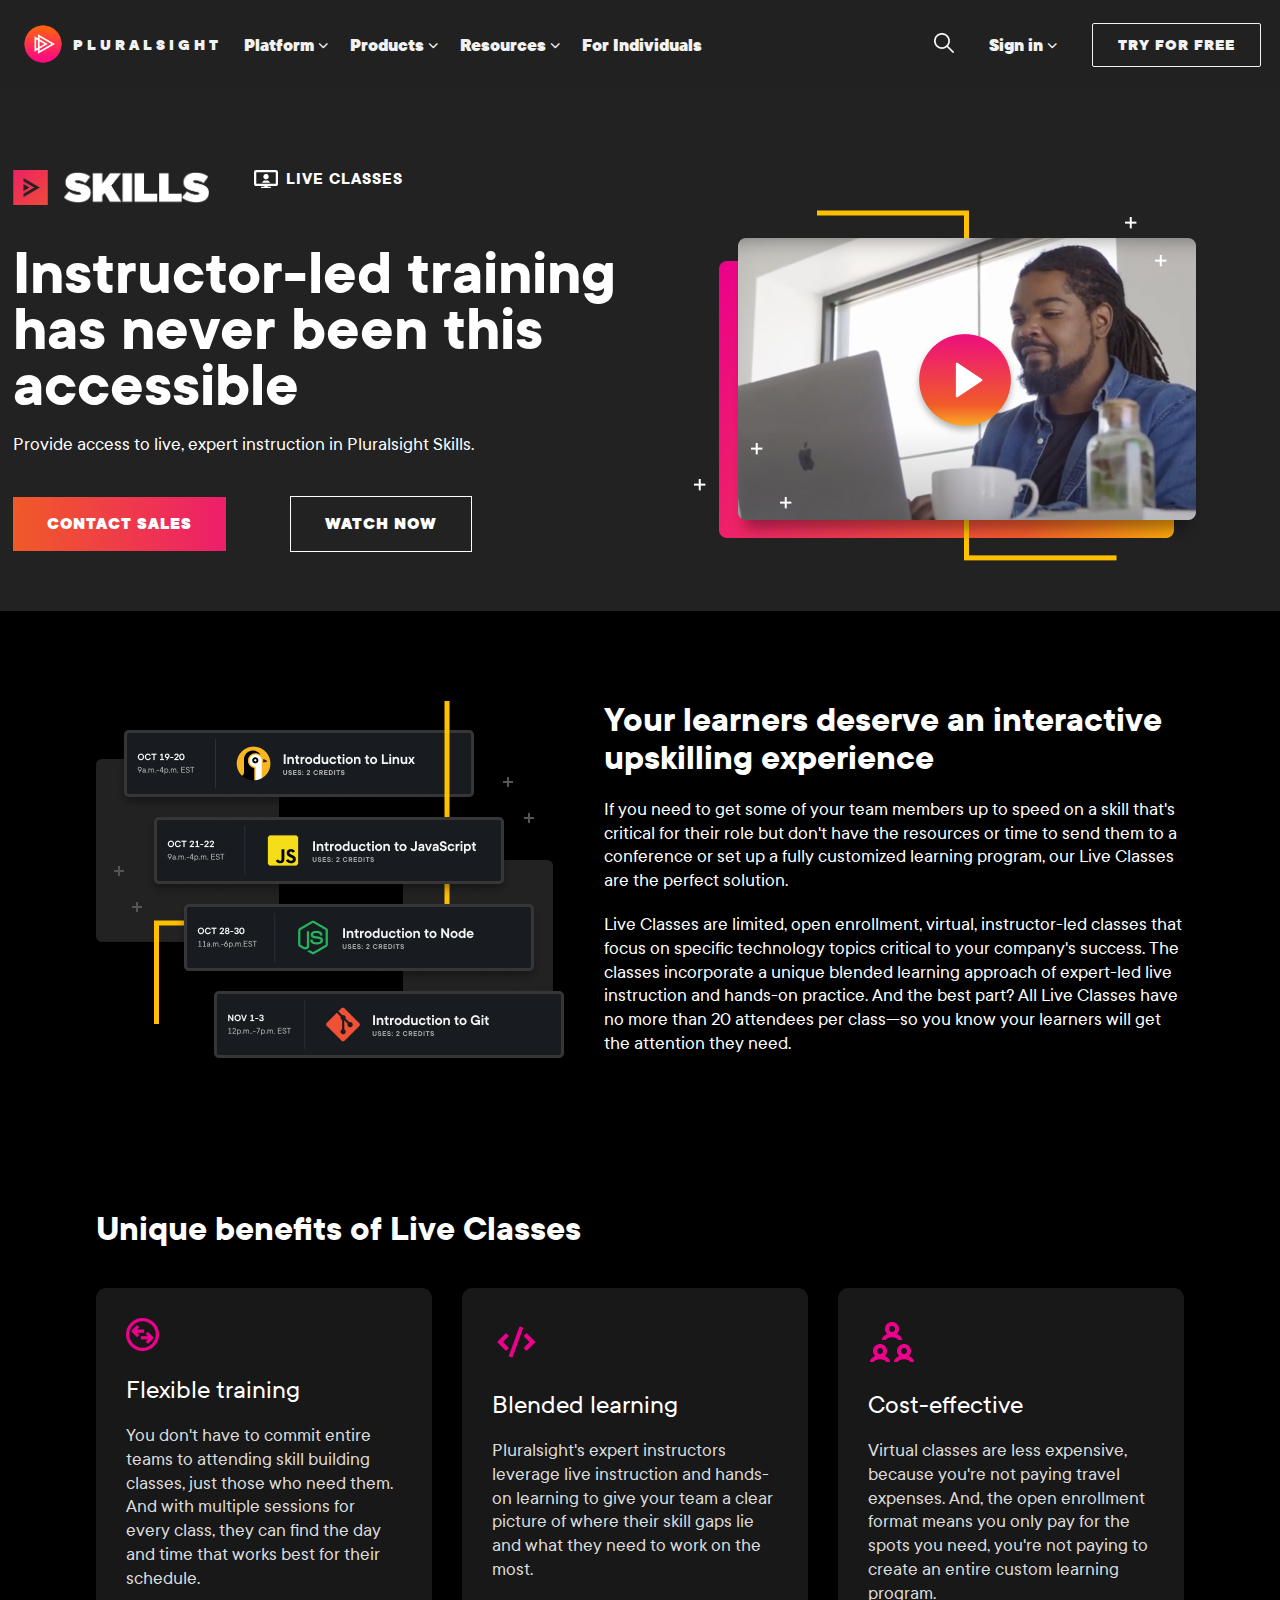
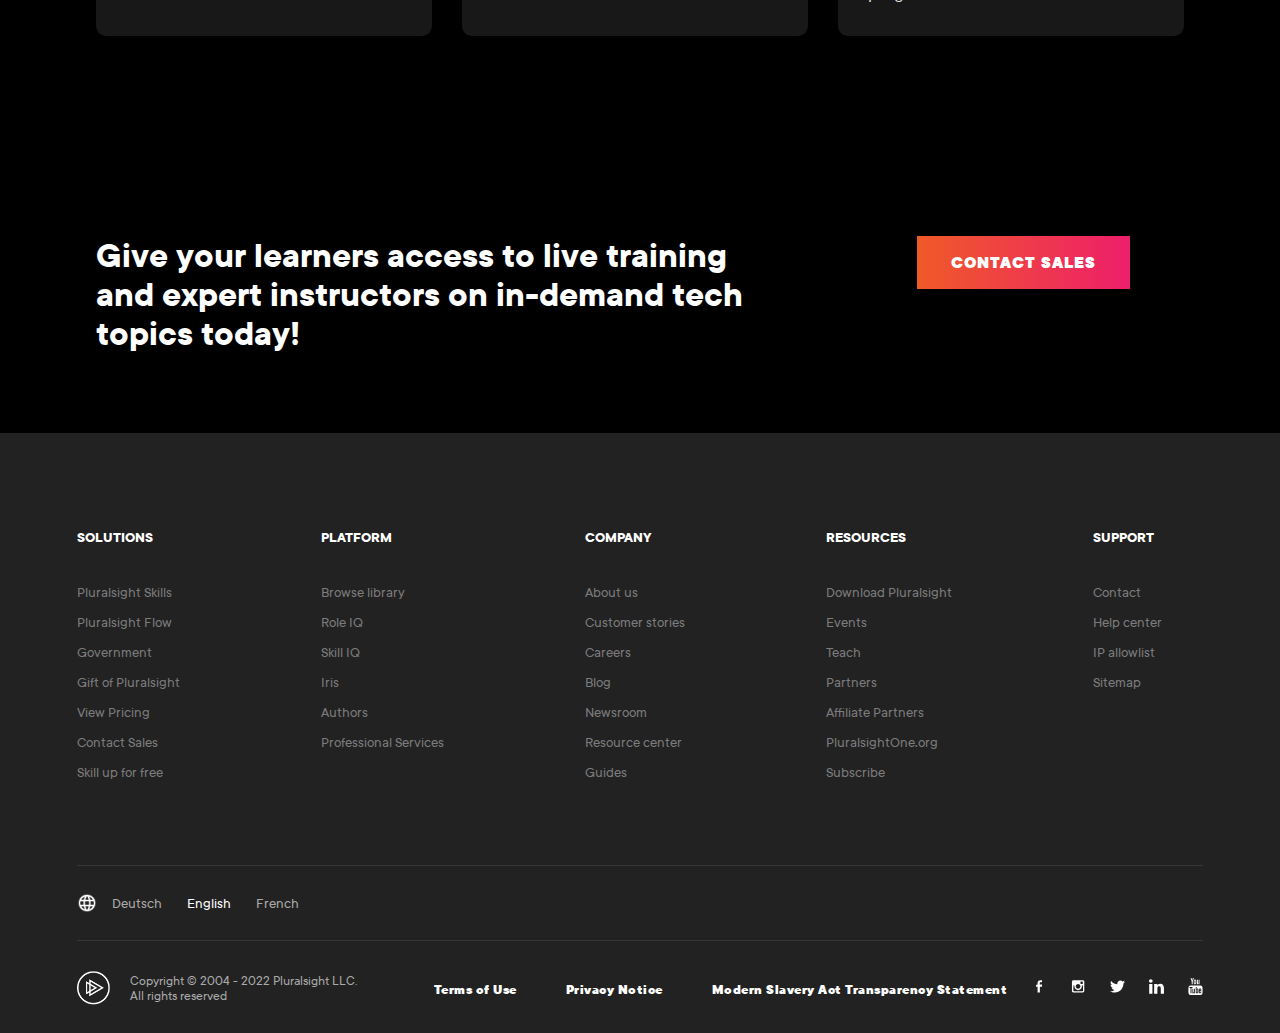
<file: live-classes.html>
<!DOCTYPE html>
<html>
<head>
    <title>Pluralsight | Live Classes</title>
    <meta charset="utf-8">
    <meta name="viewport" content="width=device-width, initial-scale=1">
    <link rel="stylesheet" href="styles.css">
    <link rel="stylesheet" href="https://cdnjs.cloudflare.com/ajax/libs/font-awesome/4.7.0/css/font-awesome.min.css">
    <link rel="icon" href="images/pluralsight-logo.png">
    <script src="https://ajax.googleapis.com/ajax/libs/jquery/3.6.0/jquery.min.js"></script>
</head>
<body>
    <!---------------------- Pre-Header ---------------------->
    <div id="mobile-navbar-bg"></div>
    <div id="search-container">
        <div class="navbar-bg" onclick="navbarBgFunction()"></div>
        <div class="search-container-center">
            <div class="search-container-width">
                <div>
                    <img src="images/search-icon.png">
                    <input type="text" placeholder="What do you want to learn?">
                </div>
                <button id="search-close-btn"></button>
            </div>
        </div>
    </div>
    <div class="pre-header">
        <div class="logo" id="mobile-logo">
            <a href="index.html" id="logo-image"><img src="images/pluralsight-logo.png"></a>
            <a href="index.html">PLURALSIGHT</a>
        </div>
        <div class="navbar-left" id="navbar-left">
            <div class="logo">
                <a href="index.html" id="logo-image"><img src="images/pluralsight-logo.png"></a>
                <a href="index.html">PLURALSIGHT</a>
            </div>
            <a id="platform-btn" onclick="toggleMobilePlatform()">Platform <i class="fa fa-angle-down navbar-arrow-down"></i>
                                          <i class="fa fa-angle-right navbar-arrow-right"></i>
                <div class="bottom-border" id="platform-bottom-border"></div></a>
            

            <a id="products-btn" onclick="toggleMobileProducts()">Products <i class="fa fa-angle-down navbar-arrow-down"></i>
                                          <i class="fa fa-angle-right navbar-arrow-right"></i>
                <div class="bottom-border" id="products-bottom-border"></div></a>

            

            <a id="resources-btn" onclick="toggleMobileResources()">Resources <i class="fa fa-angle-down navbar-arrow-down"></i>
                                            <i class="fa fa-angle-right navbar-arrow-right"></i>
                <div class="bottom-border" id="resources-bottom-border"></div></a>

            

            <a href="individuals.html" id="for-individuals-btn">For Individuals</a>
            <a class="mobile-sign-in" id="mobile-sign-in" onclick="toggleMobileSignIn()">Sign in <i class="fa fa-angle-right navbar-arrow-right"></i></a>
            <a href="" class="mobile-view-plans" id="mobile-view-plans">VIEW PLANS</a>
        </div>

        <div id="platform-container">
            <div class="navbar-bg" onclick="navbarBgFunction()"></div>
            <div class="platform-container-flex">
            <div class="platform-container-left">
                <h5>WAYS TO UPSKILL</h5>
                <div class="platform-container-left-row">
                    <a href=""><img src="images/courses.png"></a>
                    <a href="">Courses</a>
                </div>
                <div class="platform-container-left-row">
                    <a href="skill-iq.html"><img src="images/skill-assessments.png"></a>
                    <a href="skill-iq.html">Skill assessments</a>
                </div>
                <div class="platform-container-left-row">
                    <a href="labs.html"><img src="images/labs.png"></a>
                    <a href="labs.html">Labs</a>
                    <button onclick="window.open('labs.html', '_self')">NEW</button>
                </div>
                <div class="platform-container-left-row">
                    <a href="hands-on-learning.html"><img src="images/hands-on learning.png"></a>
                    <a href="hands-on-learning.html">Hands-on learning</a>
                </div>
                <div class="platform-container-left-row">
                    <a href="cert-prep.html"><img src="images/certification-prep-platform.png"></a>
                    <a href="cert-prep.html">Certification prep</a>
                </div>
                <div class="platform-container-left-row">
                    <a href="live-classes.html"><img src="images/live-classes.svg"></a>
                    <a href="live-classes.html">Live Classes</a>
                </div>
                <div class="platform-container-left-row">
                    <a href=""><img src="images/team-efficiency.png"></a>
                    <a href="">Team efficiency</a>
                </div>
            </div>
            <div class="platform-container-right">
                <div class="platform-container-right-top">
                <div class="skills-for">
                    <h5>SKILLS FOR</h5>
                    <a href="">Software development</a>
                    <a href="">IT ops</a>
                    <a href="">Info & cyber security</a>
                    <a href="">Cloud computing</a>
                    <a href="">Machine learning / AI</a>
                    <a href="">Data professional</a>
                </div>
                <div class="top-trending-paths">
                    <h5>TOP TRENDING PATHS</h5>
                    <div class="top-trending-paths-container">
                        <div class="top-trending-paths-item" onclick="window.open('', 'blank')">
                            <img src="images/microsoft-azure-deployment.png">
                            <div class="top-trending-paths-item-text">
                                <h3>Microsoft Azure Deployment</h3>
                                <p><strong>4</strong> Courses <strong>7</strong> Hours</p>
                            </div>
                        </div>
                        <div class="top-trending-paths-item" onclick="window.open('', 'blank')">
                            <img src="images/cleaning-data-with-r.png">
                            <div class="top-trending-paths-item-text">
                                <h3>Cleaning Data with R</h3>
                                <p><strong>5</strong> Courses <strong>9</strong> Hours</p>
                            </div>
                        </div>
                        <div class="top-trending-paths-item" onclick="window.open('', 'blank')">
                            <img src="images/ruby.png">
                            <div class="top-trending-paths-item-text">
                                <h3>Ruby Language Fundamentals</h3>
                                <p><strong>7</strong> Courses <strong>13</strong> Hours</p>
                            </div>
                        </div>
                        <div class="top-trending-paths-item" onclick="window.open('', 'blank')">
                            <img src="images/aws-operations.png">
                            <div class="top-trending-paths-item-text">
                                <h3>AWS OPERATIONS</h3>
                                <p><strong>7</strong> Courses <strong>14</strong> Hours</p>
                            </div>
                        </div>
                        <div class="top-trending-paths-item" onclick="window.open('', 'blank')">
                            <img src="images/core-python.png">
                            <div class="top-trending-paths-item-text">
                                <h3>Core Python</h3>
                                <p><strong>24</strong> Courses <strong>44</strong> Hours</p>
                            </div>
                        </div>
                    </div>
                </div>
                </div>
                <div class="platform-container-right-bottom">
                    <a href="">See our entire course library</a>
                    <a href="">Check out the Technology Index</a>
                </div>
            </div>
            <button id="platform-close-btn"></button>
            </div>
        </div>
        <div id="products-container">
            <div class="navbar-bg" onclick="navbarBgFunction()"></div>
            <div class="products-container-flex">
                <div class="products-container-col">
                    <img src="images/skills-logo.png">
                    <p onclick="window.open('')">Build tech skills to drive results</p>
                    <a href="">What is Skills?</a>
                    <a href="">View plans</a>
                </div>
                <div class="products-container-col">
                    <img src="images/flow-logo.png">
                    <p onclick="window.open('')">Get insights into your workflow</p>
                    <a href="">What is Flow?</a>
                    <a href="">View plans</a>
                </div>
            </div>
            <button id="products-close-btn"></button>
        </div>
        <div id="resources-container">
            <div class="navbar-bg" onclick="navbarBgFunction()"></div>
            <div class="resources-container-flex">
                <div class="resources-container-col">
                    <h5>LEARN</h5>
                    <a href="">Blog</a>
                    <a href="">Customer stories</a>
                    <a href="">Resource center</a>
                    <a href="">Guides</a>
                    <a href="">App download</a>
                    <a href="">Support</a>
                </div>
                <div class="resources-container-col">
                    <h5>CONNECT</h5>
                    <a href="">Events</a>
                    <a href="">Webinars</a>
                    <a href="">Podcast</a>
                    <h5 class="resources-podcasts">PODCASTS</h5>
                    <a href="">All Hands on Tech</a>
                    <a href="">Perspectives in Leadership</a>
                </div>
            </div>
            <button id="resources-close-btn"></button>
        </div>

        <div class="navbar-right">
            <a id="search-btn"><img src="images/search-icon.png"></a>
            <a id="sign-in-btn">Sign in <i class="fa fa-angle-down"></i>
                <div class="bottom-border" id="sign-in-bottom-border"></div></a>
            <a href="free-trial.html" id="try-for-free">TRY FOR FREE</a>
            <button id="mobile-menu" onclick="showMobileNav()"></button>
            <button id="close-mobile-menu" onclick="closeMobileNav()"></button>
        </div>

        <div id="sign-in-container">
            <div class="navbar-bg" onclick="navbarBgFunction()"></div>
            <div class="sign-in-flex">
                <div class="sign-in-col">
                    <a href="">SIGN IN WITH</a>
                    <div class="sign-in-img">
                        <a href=""><img src="images/skills-logo.png"></a>
                        <i class="fa fa-angle-right purple-arrow-right"></i>
                    </div>
                </div>
                <div class="sign-in-col">
                    <a href="">SIGN IN WITH</a>
                    <div class="sign-in-img">
                        <a href=""><img src="images/flow-logo.png"></a>
                        <i class="fa fa-angle-right purple-arrow-right"></i>
                    </div>
                </div>
            </div>
        </div>
    </div>

    <!---------------------- Live-classes Header ---------------------->
    <div class="skill-iq-video">
        <div id="customer-stories-video" style="margin-top: 50%;">
            <iframe width="896" height="504" src="https://www.youtube.com/embed/FW3zEYlk9Gs" title="YouTube video player" frameborder="0" allow="accelerometer; clipboard-write; encrypted-media; gyroscope; picture-in-picture" allowfullscreen></iframe>
        </div>
    </div>
    <div onclick="hideCsVideo()" id="customer-stories-video-bg"></div>
    <div class="live-classes-header">
        <main>
            <div class="live-classes-header-flex">
                <div class="live-classes-header-text">
                    <div class="live-classes-skills">
                        <img src="images/skills-logo.png">
                        <div class="live-classes-skills-right">
                            <img src="images/live-classes.svg">
                            <h5>LIVE CLASSES</h5>
                        </div>
                    </div>
                    <h1>Instructor-led training has never been this accessible</h1>
                    <p>Provide access to live, expert instruction in Pluralsight Skills.</p>
                    <div class="live-classes-header-btn-container">
                        <button class="rainbow-button">CONTACT SALES</button>
                        <button class="transparent-button" onclick="showCsVideo()">WATCH NOW</button>
                    </div>
                </div>
                <img src="images/live-classes-hero.png" onclick="showCsVideo()">
            </div>
        </main>
    </div>

    <div class="hands-on-width">
        <!---------------------- Live-classes after-header ---------------------->
        <div class="live-classes-after-header">
            <img src="images/live-classes-after-header.png">
            <div class="live-classes-after-header-text">
                <h1>Your learners deserve an interactive upskilling experience</h1>
                <p>If you need to get some of your team members up to speed on a skill that's critical for their role but don't have the resources or time to send them to a conference or set up a fully customized learning program, our Live Classes are the perfect solution.</p>
                <p>Live Classes are limited, open enrollment, virtual, instructor-led classes that focus on specific technology topics critical to your company's success. The classes incorporate a unique blended learning approach of expert-led live instruction and hands-on practice. And the best part? All Live Classes have no more than 20 attendees per class—so you know your learners will get the attention they need.</p>
            </div>
        </div>

        <!---------------------- Live-classes features ---------------------->
        <div class="cert-prep-features live-classes-features">
            <h1>Unique benefits of Live Classes</h1>
            <div class="cert-prep-features-grid">
                <div class="cert-prep-features-grid-item">
                    <img src="images/tracker.png">
                    <h3>Flexible training</h3>
                    <p>You don't have to commit entire teams to attending skill building classes, just those who need them. And with multiple sessions for every class, they can find the day and time that works best for their schedule.</p>
                </div>
                <div class="cert-prep-features-grid-item">
                    <img src="images/icon2-code.png">
                    <h3>Blended learning</h3>
                    <p>Pluralsight's expert instructors leverage live instruction and hands-on learning to give your team a clear picture of where their skill gaps lie and what they need to work on the most.</p>
                </div>
                <div class="cert-prep-features-grid-item">
                    <img src="images/icon3-people.png">
                    <h3>Cost-effective</h3>
                    <p>Virtual classes are less expensive, because you're not paying travel expenses. And, the open enrollment format means you only pay for the spots you need, you're not paying to create an entire custom learning program.</p>
                </div>
            </div>
        </div>

        <!---------------------- live-classes Insights ---------------------->
        <div class="insights-container live-classes-insights-container">
            <h1>Give your learners access to live training and expert instructors on in-demand tech topics today!</h1>
            <button class="rainbow-button" onclick="window.open('', '_self')">CONTACT SALES</button>
        </div>
    </div>

    <!---------------------- Footer ---------------------->
    <div class="footer">
        <footer>
            <div class="footer-navbar">
                <div class="footer-navbar-col">
                    <h5 onclick="toggleFooterSolutions()">SOLUTIONS <i id="footer-solutions-arrowdown" class="fa fa-angle-down footer-arrow"></i>
                                                                    <i id="footer-solutions-arrowup" class="fa fa-angle-up footer-arrow"></i></h5>
                    <div id="footer-solutions">
                        <a href="">Pluralsight Skills</a>
                        <a href="">Pluralsight Flow</a>
                        <a href="">Government</a>
                        <a href="">Gift of Pluralsight</a>
                        <a href="">View Pricing</a>
                        <a href="">Contact Sales</a>
                        <a href="">Skill up for free</a>
                    </div>
                </div>
                <div class="footer-navbar-col">
                    <h5 onclick="toggleFooterPlatform()">PLATFORM <i id="footer-platform-arrowdown" class="fa fa-angle-down footer-arrow"></i>
                                                                  <i id="footer-platform-arrowup" class="fa fa-angle-up footer-arrow"></i></h5>
                    <div id="footer-platform">
                        <a href="">Browse library</a>
                        <a href="">Role IQ</a>
                        <a href="">Skill IQ</a>
                        <a href="">Iris</a>
                        <a href="">Authors</a>
                        <a href="">Professional Services</a>
                    </div>
                 </div>
                 <div class="footer-navbar-col">
                    <h5 onclick="toggleFooterCompany()">COMPANY <i id="footer-company-arrowdown" class="fa fa-angle-down footer-arrow"></i>
                                                                <i id="footer-company-arrowup" class="fa fa-angle-up footer-arrow"></i></h5>
                    <div id="footer-company">
                        <a href="">About us</a>
                        <a href="">Customer stories</a>
                        <a href="">Careers</a>
                        <a href="">Blog</a>
                        <a href="">Newsroom</a>
                        <a href="">Resource center</a>
                        <a href="">Guides</a>
                    </div>
                 </div>
                 <div class="footer-navbar-col">
                    <h5 onclick="toggleFooterResources()">RESOURCES <i id="footer-resources-arrowdown" class="fa fa-angle-down footer-arrow"></i>
                                                                    <i id="footer-resources-arrowup" class="fa fa-angle-up footer-arrow"></i></h5>
                    <div id="footer-resources">
                        <a href="">Download Pluralsight</a>
                        <a href="">Events</a>
                        <a href="">Teach</a>
                        <a href="">Partners</a>
                        <a href="">Affiliate Partners</a>
                        <a href="">PluralsightOne.org</a>
                        <a href="">Subscribe</a>
                    </div>
                 </div>
                 <div class="footer-navbar-col">
                    <h5 onclick="toggleFooterSupport()">SUPPORT <i id="footer-support-arrowdown" class="fa fa-angle-down footer-arrow"></i>
                                                                <i id="footer-support-arrowup" class="fa fa-angle-up footer-arrow"></i></h5>
                    <div id="footer-support">
                        <a href="">Contact</a>
                        <a href="">Help center</a>
                        <a href="">IP allowlist</a>
                        <a href="">Sitemap</a>
                    </div>
                </div>
            </div>
            <div class="footer-lang">
                <img src="images/globe-white.png">
                <a href="">Deutsch</a>
                <a href="" class="active-lang">English</a>
                <a href="">French</a>
            </div>
            <div class="footer-copyright">
                <div class="footer-copyright-left">
                    <img src="images/ps-icon.png">
                    <p>Copyright © 2004 - 2022 Pluralsight LLC. All rights reserved</p>
                </div>
                <div class="footer-copyright-right">
                    <div class="terms-of-use">
                        <a href="">Terms of Use</a>
                        <a href="">Privacy Notice</a>
                        <a href="">Modern Slavery Act Transparency Statement</a>
                    </div>
                    <div class="social-networks">
                        <a href=""><img src="images/fb.svg"></a>
                        <a href=""><img src="images/ig.svg"></a>
                        <a href=""><img src="images/twitter.svg"></a>
                        <a href=""><img src="images/linkedin.svg"></a>
                        <a href=""><img src="images/yt.svg"></a>
                    </div>
                </div>
            </div>
        </footer>
    </div>

    <script src="js/index.js"></script>
    <script src="js/live-classes.js"></script>
</body>
</html>
</file>
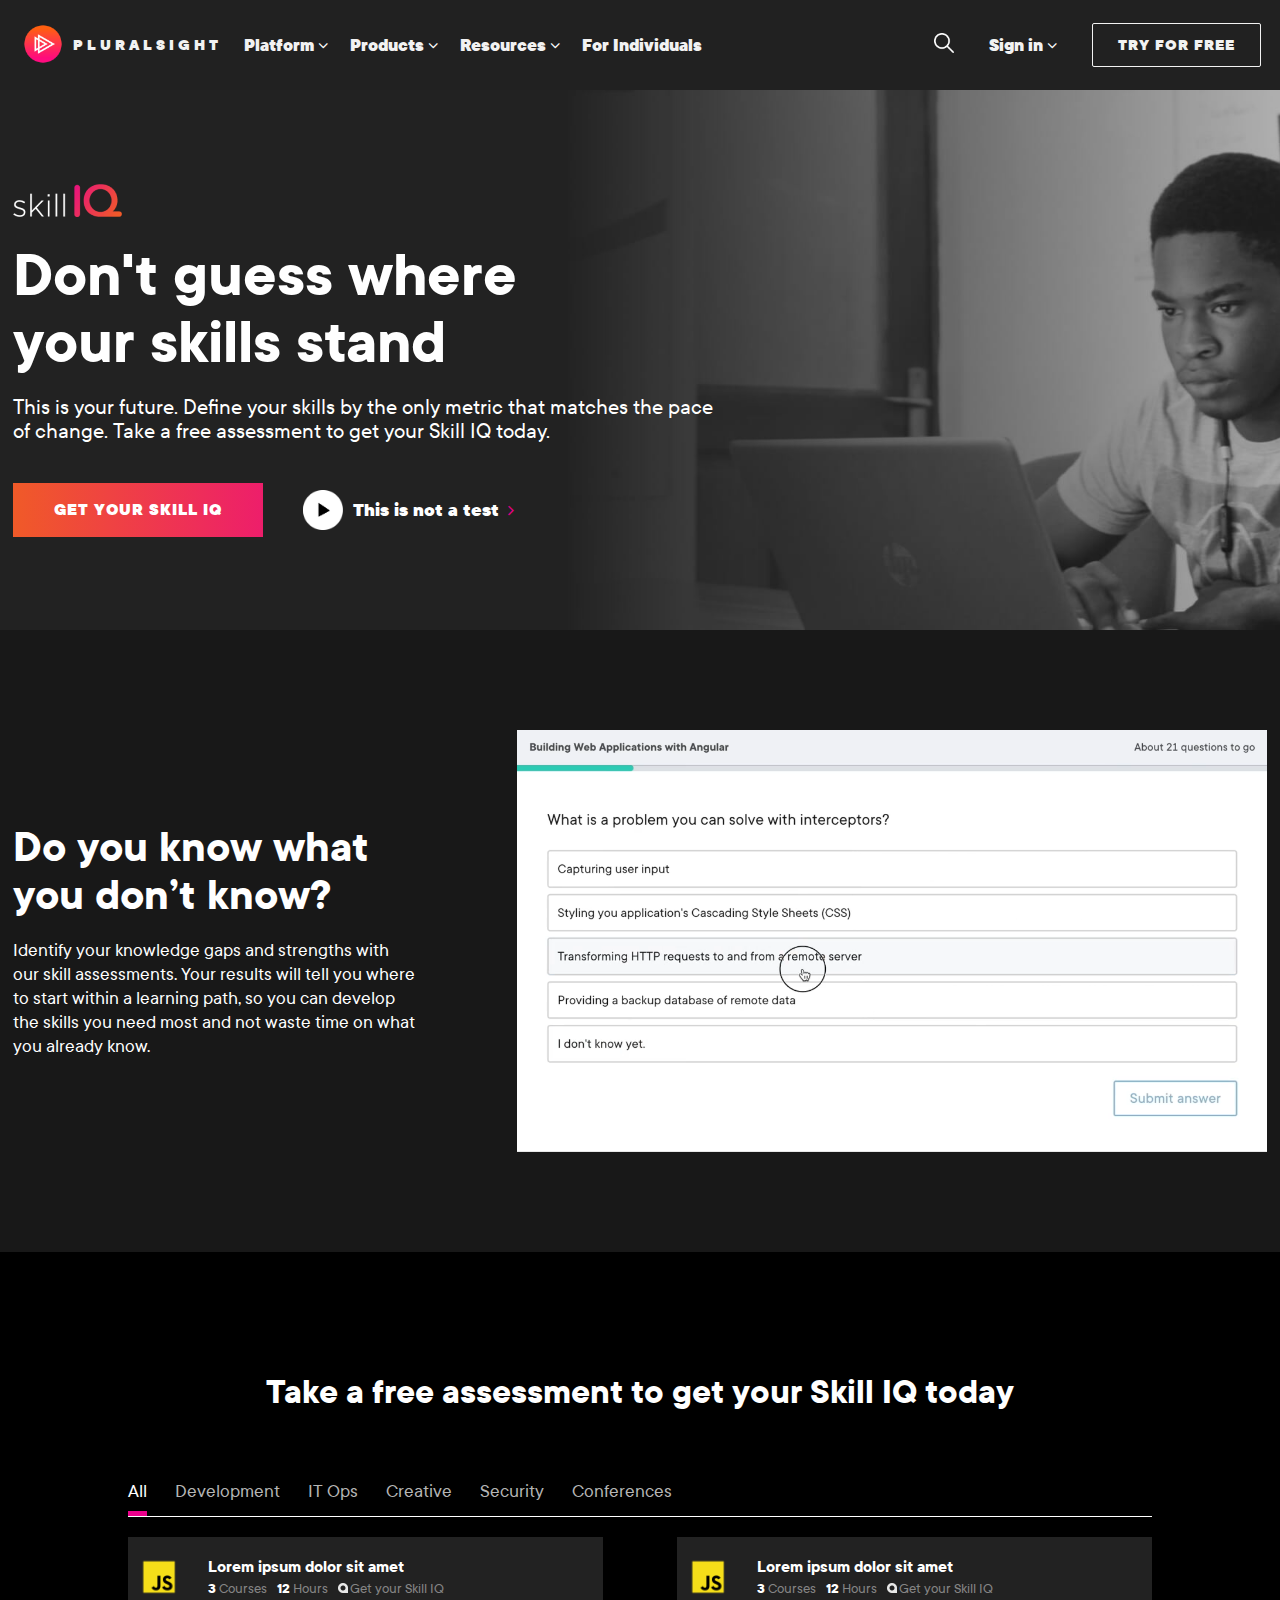
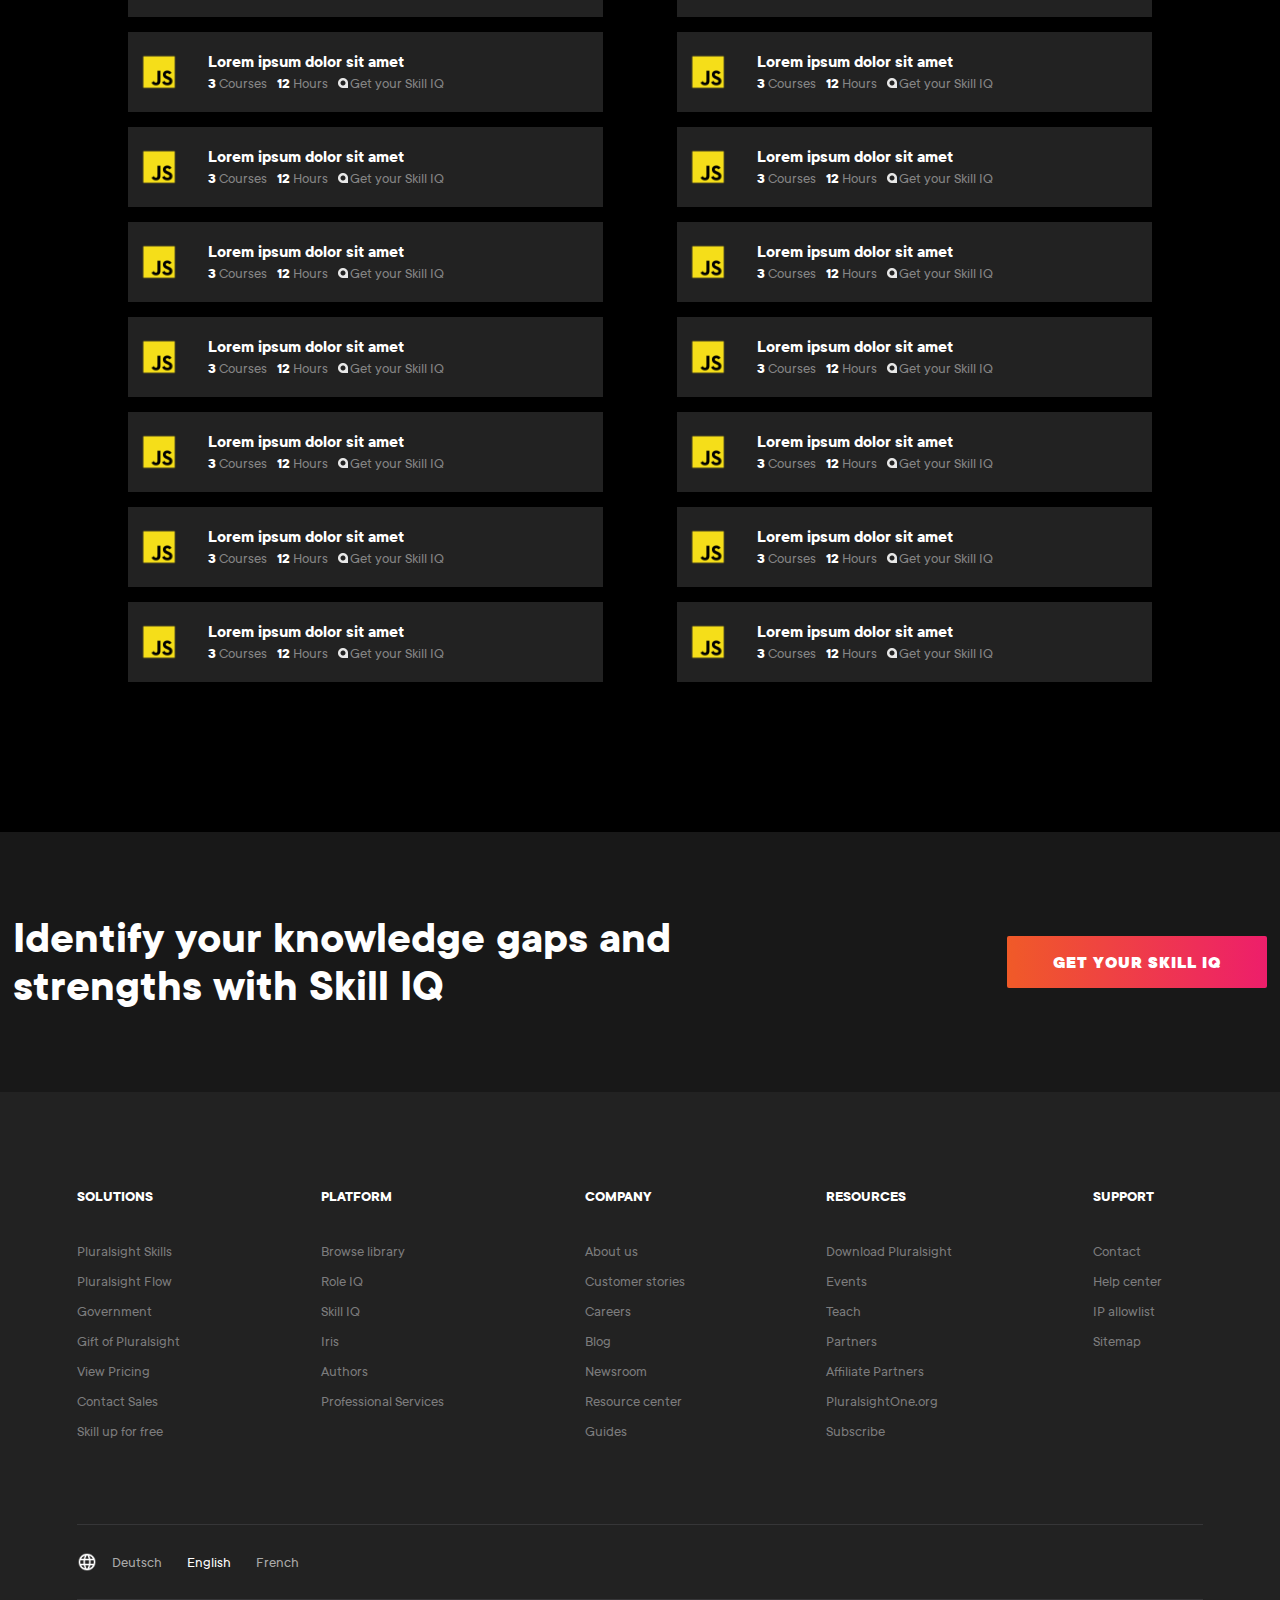
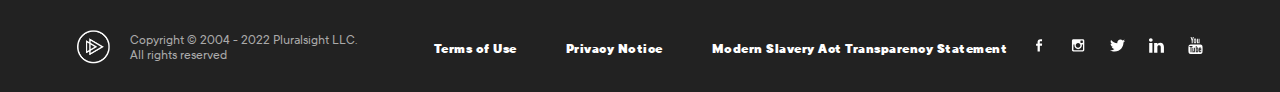
<file: skill-iq.html>
<!DOCTYPE html>
<head>
    <title>Get your Skill IQ</title>
    <meta charset="utf-8">
    <meta name="viewport" content="width=device-width, initial-scale=1">
    <link rel="stylesheet" href="styles.css">
    <link rel="stylesheet" href="https://cdnjs.cloudflare.com/ajax/libs/font-awesome/4.7.0/css/font-awesome.min.css">
    <link rel="icon" href="images/pluralsight-logo.png">
    <script src="https://ajax.googleapis.com/ajax/libs/jquery/3.6.0/jquery.min.js"></script>
</head>
<body>
    <!---------------------- Pre-Header ---------------------->
    <div id="mobile-navbar-bg"></div>
    <div id="search-container">
        <div class="navbar-bg" onclick="navbarBgFunction()"></div>
        <div class="search-container-center">
            <div class="search-container-width">
                <div>
                    <img src="images/search-icon.png">
                    <input type="text" placeholder="What do you want to learn?">
                </div>
                <button id="search-close-btn"></button>
            </div>
        </div>
    </div>
    <div class="pre-header">
        <div class="logo" id="mobile-logo">
            <a href="index.html" id="logo-image"><img src="images/pluralsight-logo.png"></a>
            <a href="index.html">PLURALSIGHT</a>
        </div>
        <div class="navbar-left" id="navbar-left">
            <div class="logo">
                <a href="index.html" id="logo-image"><img src="images/pluralsight-logo.png"></a>
                <a href="index.html">PLURALSIGHT</a>
            </div>
            <a id="platform-btn" onclick="toggleMobilePlatform()">Platform <i class="fa fa-angle-down navbar-arrow-down"></i>
                                          <i class="fa fa-angle-right navbar-arrow-right"></i>
                <div class="bottom-border" id="platform-bottom-border"></div></a>
            

            <a id="products-btn" onclick="toggleMobileProducts()">Products <i class="fa fa-angle-down navbar-arrow-down"></i>
                                          <i class="fa fa-angle-right navbar-arrow-right"></i>
                <div class="bottom-border" id="products-bottom-border"></div></a>

            

            <a id="resources-btn" onclick="toggleMobileResources()">Resources <i class="fa fa-angle-down navbar-arrow-down"></i>
                                            <i class="fa fa-angle-right navbar-arrow-right"></i>
                <div class="bottom-border" id="resources-bottom-border"></div></a>

            

            <a href="individuals.html" id="for-individuals-btn">For Individuals</a>
            <a class="mobile-sign-in" id="mobile-sign-in" onclick="toggleMobileSignIn()">Sign in <i class="fa fa-angle-right navbar-arrow-right"></i></a>
            <a href="" class="mobile-view-plans" id="mobile-view-plans">VIEW PLANS</a>
        </div>

        <div id="platform-container">
            <div class="navbar-bg" onclick="navbarBgFunction()"></div>
            <div class="platform-container-flex">
            <div class="platform-container-left">
                <h5>WAYS TO UPSKILL</h5>
                <div class="platform-container-left-row">
                    <a href=""><img src="images/courses.png"></a>
                    <a href="">Courses</a>
                </div>
                <div class="platform-container-left-row">
                    <a href="skill-iq.html"><img src="images/skill-assessments.png"></a>
                    <a href="skill-iq.html">Skill assessments</a>
                </div>
                <div class="platform-container-left-row">
                    <a href="labs.html"><img src="images/labs.png"></a>
                    <a href="labs.html">Labs</a>
                    <button onclick="window.open('labs.html', '_self')">NEW</button>
                </div>
                <div class="platform-container-left-row">
                    <a href="hands-on-learning.html"><img src="images/hands-on learning.png"></a>
                    <a href="hands-on-learning.html">Hands-on learning</a>
                </div>
                <div class="platform-container-left-row">
                    <a href="cert-prep.html"><img src="images/certification-prep-platform.png"></a>
                    <a href="cert-prep.html">Certification prep</a>
                </div>
                <div class="platform-container-left-row">
                    <a href="live-classes.html"><img src="images/live-classes.svg"></a>
                    <a href="live-classes.html">Live Classes</a>
                </div>
                <div class="platform-container-left-row">
                    <a href=""><img src="images/team-efficiency.png"></a>
                    <a href="">Team efficiency</a>
                </div>
            </div>
            <div class="platform-container-right">
                <div class="platform-container-right-top">
                <div class="skills-for">
                    <h5>SKILLS FOR</h5>
                    <a href="">Software development</a>
                    <a href="">IT ops</a>
                    <a href="">Info & cyber security</a>
                    <a href="">Cloud computing</a>
                    <a href="">Machine learning / AI</a>
                    <a href="">Data professional</a>
                </div>
                <div class="top-trending-paths">
                    <h5>TOP TRENDING PATHS</h5>
                    <div class="top-trending-paths-container">
                        <div class="top-trending-paths-item" onclick="window.open('', 'blank')">
                            <img src="images/microsoft-azure-deployment.png">
                            <div class="top-trending-paths-item-text">
                                <h3>Microsoft Azure Deployment</h3>
                                <p><strong>4</strong> Courses <strong>7</strong> Hours</p>
                            </div>
                        </div>
                        <div class="top-trending-paths-item" onclick="window.open('', 'blank')">
                            <img src="images/cleaning-data-with-r.png">
                            <div class="top-trending-paths-item-text">
                                <h3>Cleaning Data with R</h3>
                                <p><strong>5</strong> Courses <strong>9</strong> Hours</p>
                            </div>
                        </div>
                        <div class="top-trending-paths-item" onclick="window.open('', 'blank')">
                            <img src="images/ruby.png">
                            <div class="top-trending-paths-item-text">
                                <h3>Ruby Language Fundamentals</h3>
                                <p><strong>7</strong> Courses <strong>13</strong> Hours</p>
                            </div>
                        </div>
                        <div class="top-trending-paths-item" onclick="window.open('', 'blank')">
                            <img src="images/aws-operations.png">
                            <div class="top-trending-paths-item-text">
                                <h3>AWS OPERATIONS</h3>
                                <p><strong>7</strong> Courses <strong>14</strong> Hours</p>
                            </div>
                        </div>
                        <div class="top-trending-paths-item" onclick="window.open('', 'blank')">
                            <img src="images/core-python.png">
                            <div class="top-trending-paths-item-text">
                                <h3>Core Python</h3>
                                <p><strong>24</strong> Courses <strong>44</strong> Hours</p>
                            </div>
                        </div>
                    </div>
                </div>
                </div>
                <div class="platform-container-right-bottom">
                    <a href="">See our entire course library</a>
                    <a href="">Check out the Technology Index</a>
                </div>
            </div>
            <button id="platform-close-btn"></button>
            </div>
        </div>
        <div id="products-container">
            <div class="navbar-bg" onclick="navbarBgFunction()"></div>
            <div class="products-container-flex">
                <div class="products-container-col">
                    <img src="images/skills-logo.png">
                    <p onclick="window.open('')">Build tech skills to drive results</p>
                    <a href="">What is Skills?</a>
                    <a href="">View plans</a>
                </div>
                <div class="products-container-col">
                    <img src="images/flow-logo.png">
                    <p onclick="window.open('')">Get insights into your workflow</p>
                    <a href="">What is Flow?</a>
                    <a href="">View plans</a>
                </div>
            </div>
            <button id="products-close-btn"></button>
        </div>
        <div id="resources-container">
            <div class="navbar-bg" onclick="navbarBgFunction()"></div>
            <div class="resources-container-flex">
                <div class="resources-container-col">
                    <h5>LEARN</h5>
                    <a href="">Blog</a>
                    <a href="">Customer stories</a>
                    <a href="">Resource center</a>
                    <a href="">Guides</a>
                    <a href="">App download</a>
                    <a href="">Support</a>
                </div>
                <div class="resources-container-col">
                    <h5>CONNECT</h5>
                    <a href="">Events</a>
                    <a href="">Webinars</a>
                    <a href="">Podcast</a>
                    <h5 class="resources-podcasts">PODCASTS</h5>
                    <a href="">All Hands on Tech</a>
                    <a href="">Perspectives in Leadership</a>
                </div>
            </div>
            <button id="resources-close-btn"></button>
        </div>

        <div class="navbar-right">
            <a id="search-btn"><img src="images/search-icon.png"></a>
            <a id="sign-in-btn">Sign in <i class="fa fa-angle-down"></i>
                <div class="bottom-border" id="sign-in-bottom-border"></div></a>
            <a href="free-trial.html" id="try-for-free">TRY FOR FREE</a>
            <button id="mobile-menu" onclick="showMobileNav()"></button>
            <button id="close-mobile-menu" onclick="closeMobileNav()"></button>
        </div>

        <div id="sign-in-container">
            <div class="navbar-bg" onclick="navbarBgFunction()"></div>
            <div class="sign-in-flex">
                <div class="sign-in-col">
                    <a href="">SIGN IN WITH</a>
                    <div class="sign-in-img">
                        <a href=""><img src="images/skills-logo.png"></a>
                        <i class="fa fa-angle-right purple-arrow-right"></i>
                    </div>
                </div>
                <div class="sign-in-col">
                    <a href="">SIGN IN WITH</a>
                    <div class="sign-in-img">
                        <a href=""><img src="images/flow-logo.png"></a>
                        <i class="fa fa-angle-right purple-arrow-right"></i>
                    </div>
                </div>
            </div>
        </div>
    </div>

    <!---------------------- Skill-IQ Header ---------------------->
    <div class="skill-iq-video">
        <div id="customer-stories-video" style="margin-top: 50%;">
            <iframe width="896" height="504" src="https://www.youtube.com/embed/oVpmevtmGoE" title="YouTube video player" frameborder="0" allow="accelerometer; clipboard-write; encrypted-media; gyroscope; picture-in-picture" allowfullscreen></iframe>
        </div>
    </div>
    <div onclick="hideCsVideo()" id="customer-stories-video-bg"></div>
    <div class="skill-iq-header">
        <main>
            <div class="skill-iq-header-text">
                <img src="images/skill-iq-logo.png">
                <h1>Don't guess where your skills stand</h1>
                <p>This is your future. Define your skills by the only metric that matches the pace of change. Take a free assessment to get your Skill IQ today.</p>
                <div class="skill-iq-header-btn-container">
                    <div class="rainbow-button skill-iq-header-btn">GET YOUR SKILL IQ</div>
                    <div class="skill-iq-btn" onclick="showCsVideo()">
                        <img src="images/playbutton-white.png">
                        <a>This is not a test <i class="fa fa-angle-right purple-arrow-right"></i></a>
                    </div>
                </div>
            </div>
        </main>
    </div>

    <!---------------------- Skill-IQ After-Header ---------------------->
    <div class="skill-iq-after-header">
        <main>
            <div class="skill-iq-after-header-flex">
                <div class="skill-iq-after-header-text">
                    <h1>Do you know what you don’t know?</h1>
                    <p>Identify your knowledge gaps and strengths with our skill assessments. Your results will tell you where to start within a learning path, so you can develop the skills you need most and not waste time on what you already know.</p>
                </div>
                <video autoplay loop class="skill-iq-after-header-video" muted plays-inline>
                    <source src="images/skill-iq-video.mp4">
                </video>
            </div>
        </main>
    </div>

    <!---------------------- Skill-IQ courses ---------------------->
    <div class="skill-iq-courses">
        <div class="skill-iq-courses-width">
            <h1>Take a free assessment to get your Skill IQ today</h1>
            <div class="skill-iq-courses-navbar">
                <a id="skill-iq-list-btn-all" class="skill-iq-active" onclick="allListFunction()">All</a>
                <a id="skill-iq-list-btn-dev" onclick="devListFunction()">Development</a>
                <a id="skill-iq-list-btn-itops" onclick="itopsListFunction()">IT Ops</a>
                <a id="skill-iq-list-btn-creative" onclick="creativeListFunction()">Creative</a>
                <a id="skill-iq-list-btn-security" onclick="securityListFunction()">Security</a>
                <a id="skill-iq-list-btn-conferences" onclick="conferencesListFunction()">Conferences</a>
            </div>
            <div class="skill-iq-courses-list" id="skill-iq-courses-list1">
                <div class="skill-iq-courses-list-row">
                    <div class="skill-iq-courses-list-item">
                        <img src="images/javascript.png">
                        <div class="skill-iq-courses-list-item-text">
                            <h3>Lorem ipsum dolor sit amet</h1>
                            <div class="skill-iq-courses-list-item-text-bottom">
                                <p><strong>3</strong> Courses</p>
                                <p><strong>12</strong> Hours</p>
                                <div class="get-your-skill-iq">
                                    <img src="images/get-your-skill-iq.png">
                                    <p>Get your Skill IQ</p>
                                </div>
                            </div>
                        </div>
                    </div>
                    <div class="skill-iq-courses-list-item">
                        <img src="images/javascript.png">
                        <div class="skill-iq-courses-list-item-text">
                            <h3>Lorem ipsum dolor sit amet</h1>
                            <div class="skill-iq-courses-list-item-text-bottom">
                                <p><strong>3</strong> Courses</p>
                                <p><strong>12</strong> Hours</p>
                                <div class="get-your-skill-iq">
                                    <img src="images/get-your-skill-iq.png">
                                    <p>Get your Skill IQ</p>
                                </div>
                            </div>
                        </div>
                    </div>
                </div>
                <div class="skill-iq-courses-list-row">
                    <div class="skill-iq-courses-list-item">
                        <img src="images/javascript.png">
                        <div class="skill-iq-courses-list-item-text">
                            <h3>Lorem ipsum dolor sit amet</h1>
                            <div class="skill-iq-courses-list-item-text-bottom">
                                <p><strong>3</strong> Courses</p>
                                <p><strong>12</strong> Hours</p>
                                <div class="get-your-skill-iq">
                                    <img src="images/get-your-skill-iq.png">
                                    <p>Get your Skill IQ</p>
                                </div>
                            </div>
                        </div>
                    </div>
                    <div class="skill-iq-courses-list-item">
                        <img src="images/javascript.png">
                        <div class="skill-iq-courses-list-item-text">
                            <h3>Lorem ipsum dolor sit amet</h1>
                            <div class="skill-iq-courses-list-item-text-bottom">
                                <p><strong>3</strong> Courses</p>
                                <p><strong>12</strong> Hours</p>
                                <div class="get-your-skill-iq">
                                    <img src="images/get-your-skill-iq.png">
                                    <p>Get your Skill IQ</p>
                                </div>
                            </div>
                        </div>
                    </div>
                </div>
                <div class="skill-iq-courses-list-row">
                    <div class="skill-iq-courses-list-item">
                        <img src="images/javascript.png">
                        <div class="skill-iq-courses-list-item-text">
                            <h3>Lorem ipsum dolor sit amet</h1>
                            <div class="skill-iq-courses-list-item-text-bottom">
                                <p><strong>3</strong> Courses</p>
                                <p><strong>12</strong> Hours</p>
                                <div class="get-your-skill-iq">
                                    <img src="images/get-your-skill-iq.png">
                                    <p>Get your Skill IQ</p>
                                </div>
                            </div>
                        </div>
                    </div>
                    <div class="skill-iq-courses-list-item">
                        <img src="images/javascript.png">
                        <div class="skill-iq-courses-list-item-text">
                            <h3>Lorem ipsum dolor sit amet</h1>
                            <div class="skill-iq-courses-list-item-text-bottom">
                                <p><strong>3</strong> Courses</p>
                                <p><strong>12</strong> Hours</p>
                                <div class="get-your-skill-iq">
                                    <img src="images/get-your-skill-iq.png">
                                    <p>Get your Skill IQ</p>
                                </div>
                            </div>
                        </div>
                    </div>
                </div>
                <div class="skill-iq-courses-list-row">
                    <div class="skill-iq-courses-list-item">
                        <img src="images/javascript.png">
                        <div class="skill-iq-courses-list-item-text">
                            <h3>Lorem ipsum dolor sit amet</h1>
                            <div class="skill-iq-courses-list-item-text-bottom">
                                <p><strong>3</strong> Courses</p>
                                <p><strong>12</strong> Hours</p>
                                <div class="get-your-skill-iq">
                                    <img src="images/get-your-skill-iq.png">
                                    <p>Get your Skill IQ</p>
                                </div>
                            </div>
                        </div>
                    </div>
                    <div class="skill-iq-courses-list-item">
                        <img src="images/javascript.png">
                        <div class="skill-iq-courses-list-item-text">
                            <h3>Lorem ipsum dolor sit amet</h1>
                            <div class="skill-iq-courses-list-item-text-bottom">
                                <p><strong>3</strong> Courses</p>
                                <p><strong>12</strong> Hours</p>
                                <div class="get-your-skill-iq">
                                    <img src="images/get-your-skill-iq.png">
                                    <p>Get your Skill IQ</p>
                                </div>
                            </div>
                        </div>
                    </div>
                </div>
                <div class="skill-iq-courses-list-row">
                    <div class="skill-iq-courses-list-item">
                        <img src="images/javascript.png">
                        <div class="skill-iq-courses-list-item-text">
                            <h3>Lorem ipsum dolor sit amet</h1>
                            <div class="skill-iq-courses-list-item-text-bottom">
                                <p><strong>3</strong> Courses</p>
                                <p><strong>12</strong> Hours</p>
                                <div class="get-your-skill-iq">
                                    <img src="images/get-your-skill-iq.png">
                                    <p>Get your Skill IQ</p>
                                </div>
                            </div>
                        </div>
                    </div>
                    <div class="skill-iq-courses-list-item">
                        <img src="images/javascript.png">
                        <div class="skill-iq-courses-list-item-text">
                            <h3>Lorem ipsum dolor sit amet</h1>
                            <div class="skill-iq-courses-list-item-text-bottom">
                                <p><strong>3</strong> Courses</p>
                                <p><strong>12</strong> Hours</p>
                                <div class="get-your-skill-iq">
                                    <img src="images/get-your-skill-iq.png">
                                    <p>Get your Skill IQ</p>
                                </div>
                            </div>
                        </div>
                    </div>
                </div>
                <div class="skill-iq-courses-list-row">
                    <div class="skill-iq-courses-list-item">
                        <img src="images/javascript.png">
                        <div class="skill-iq-courses-list-item-text">
                            <h3>Lorem ipsum dolor sit amet</h1>
                            <div class="skill-iq-courses-list-item-text-bottom">
                                <p><strong>3</strong> Courses</p>
                                <p><strong>12</strong> Hours</p>
                                <div class="get-your-skill-iq">
                                    <img src="images/get-your-skill-iq.png">
                                    <p>Get your Skill IQ</p>
                                </div>
                            </div>
                        </div>
                    </div>
                    <div class="skill-iq-courses-list-item">
                        <img src="images/javascript.png">
                        <div class="skill-iq-courses-list-item-text">
                            <h3>Lorem ipsum dolor sit amet</h1>
                            <div class="skill-iq-courses-list-item-text-bottom">
                                <p><strong>3</strong> Courses</p>
                                <p><strong>12</strong> Hours</p>
                                <div class="get-your-skill-iq">
                                    <img src="images/get-your-skill-iq.png">
                                    <p>Get your Skill IQ</p>
                                </div>
                            </div>
                        </div>
                    </div>
                </div>
                <div class="skill-iq-courses-list-row">
                    <div class="skill-iq-courses-list-item">
                        <img src="images/javascript.png">
                        <div class="skill-iq-courses-list-item-text">
                            <h3>Lorem ipsum dolor sit amet</h1>
                            <div class="skill-iq-courses-list-item-text-bottom">
                                <p><strong>3</strong> Courses</p>
                                <p><strong>12</strong> Hours</p>
                                <div class="get-your-skill-iq">
                                    <img src="images/get-your-skill-iq.png">
                                    <p>Get your Skill IQ</p>
                                </div>
                            </div>
                        </div>
                    </div>
                    <div class="skill-iq-courses-list-item">
                        <img src="images/javascript.png">
                        <div class="skill-iq-courses-list-item-text">
                            <h3>Lorem ipsum dolor sit amet</h1>
                            <div class="skill-iq-courses-list-item-text-bottom">
                                <p><strong>3</strong> Courses</p>
                                <p><strong>12</strong> Hours</p>
                                <div class="get-your-skill-iq">
                                    <img src="images/get-your-skill-iq.png">
                                    <p>Get your Skill IQ</p>
                                </div>
                            </div>
                        </div>
                    </div>
                </div>
                <div class="skill-iq-courses-list-row">
                    <div class="skill-iq-courses-list-item">
                        <img src="images/javascript.png">
                        <div class="skill-iq-courses-list-item-text">
                            <h3>Lorem ipsum dolor sit amet</h1>
                            <div class="skill-iq-courses-list-item-text-bottom">
                                <p><strong>3</strong> Courses</p>
                                <p><strong>12</strong> Hours</p>
                                <div class="get-your-skill-iq">
                                    <img src="images/get-your-skill-iq.png">
                                    <p>Get your Skill IQ</p>
                                </div>
                            </div>
                        </div>
                    </div>
                    <div class="skill-iq-courses-list-item">
                        <img src="images/javascript.png">
                        <div class="skill-iq-courses-list-item-text">
                            <h3>Lorem ipsum dolor sit amet</h1>
                            <div class="skill-iq-courses-list-item-text-bottom">
                                <p><strong>3</strong> Courses</p>
                                <p><strong>12</strong> Hours</p>
                                <div class="get-your-skill-iq">
                                    <img src="images/get-your-skill-iq.png">
                                    <p>Get your Skill IQ</p>
                                </div>
                            </div>
                        </div>
                    </div>
                </div>
            </div>
            <div class="skill-iq-courses-list" id="skill-iq-courses-list2">
                <div class="skill-iq-courses-list-row">
                    <div class="skill-iq-courses-list-item">
                        <img src="images/microsoft-azure-deployment.png">
                        <div class="skill-iq-courses-list-item-text">
                            <h3>Lorem ipsum dolor sit amet</h1>
                            <div class="skill-iq-courses-list-item-text-bottom">
                                <p><strong>3</strong> Courses</p>
                                <p><strong>12</strong> Hours</p>
                                <div class="get-your-skill-iq">
                                    <img src="images/get-your-skill-iq.png">
                                    <p>Get your Skill IQ</p>
                                </div>
                            </div>
                        </div>
                    </div>
                    <div class="skill-iq-courses-list-item">
                        <img src="images/microsoft-azure-deployment.png">
                        <div class="skill-iq-courses-list-item-text">
                            <h3>Lorem ipsum dolor sit amet</h1>
                            <div class="skill-iq-courses-list-item-text-bottom">
                                <p><strong>3</strong> Courses</p>
                                <p><strong>12</strong> Hours</p>
                                <div class="get-your-skill-iq">
                                    <img src="images/get-your-skill-iq.png">
                                    <p>Get your Skill IQ</p>
                                </div>
                            </div>
                        </div>
                    </div>
                </div>
                <div class="skill-iq-courses-list-row">
                    <div class="skill-iq-courses-list-item">
                        <img src="images/microsoft-azure-deployment.png">
                        <div class="skill-iq-courses-list-item-text">
                            <h3>Lorem ipsum dolor sit amet</h1>
                            <div class="skill-iq-courses-list-item-text-bottom">
                                <p><strong>3</strong> Courses</p>
                                <p><strong>12</strong> Hours</p>
                                <div class="get-your-skill-iq">
                                    <img src="images/get-your-skill-iq.png">
                                    <p>Get your Skill IQ</p>
                                </div>
                            </div>
                        </div>
                    </div>
                    <div class="skill-iq-courses-list-item">
                        <img src="images/microsoft-azure-deployment.png">
                        <div class="skill-iq-courses-list-item-text">
                            <h3>Lorem ipsum dolor sit amet</h1>
                            <div class="skill-iq-courses-list-item-text-bottom">
                                <p><strong>3</strong> Courses</p>
                                <p><strong>12</strong> Hours</p>
                                <div class="get-your-skill-iq">
                                    <img src="images/get-your-skill-iq.png">
                                    <p>Get your Skill IQ</p>
                                </div>
                            </div>
                        </div>
                    </div>
                </div>
                <div class="skill-iq-courses-list-row">
                    <div class="skill-iq-courses-list-item">
                        <img src="images/microsoft-azure-deployment.png">
                        <div class="skill-iq-courses-list-item-text">
                            <h3>Lorem ipsum dolor sit amet</h1>
                            <div class="skill-iq-courses-list-item-text-bottom">
                                <p><strong>3</strong> Courses</p>
                                <p><strong>12</strong> Hours</p>
                                <div class="get-your-skill-iq">
                                    <img src="images/get-your-skill-iq.png">
                                    <p>Get your Skill IQ</p>
                                </div>
                            </div>
                        </div>
                    </div>
                    <div class="skill-iq-courses-list-item">
                        <img src="images/microsoft-azure-deployment.png">
                        <div class="skill-iq-courses-list-item-text">
                            <h3>Lorem ipsum dolor sit amet</h1>
                            <div class="skill-iq-courses-list-item-text-bottom">
                                <p><strong>3</strong> Courses</p>
                                <p><strong>12</strong> Hours</p>
                                <div class="get-your-skill-iq">
                                    <img src="images/get-your-skill-iq.png">
                                    <p>Get your Skill IQ</p>
                                </div>
                            </div>
                        </div>
                    </div>
                </div>
                <div class="skill-iq-courses-list-row">
                    <div class="skill-iq-courses-list-item">
                        <img src="images/microsoft-azure-deployment.png">
                        <div class="skill-iq-courses-list-item-text">
                            <h3>Lorem ipsum dolor sit amet</h1>
                            <div class="skill-iq-courses-list-item-text-bottom">
                                <p><strong>3</strong> Courses</p>
                                <p><strong>12</strong> Hours</p>
                                <div class="get-your-skill-iq">
                                    <img src="images/get-your-skill-iq.png">
                                    <p>Get your Skill IQ</p>
                                </div>
                            </div>
                        </div>
                    </div>
                    <div class="skill-iq-courses-list-item">
                        <img src="images/microsoft-azure-deployment.png">
                        <div class="skill-iq-courses-list-item-text">
                            <h3>Lorem ipsum dolor sit amet</h1>
                            <div class="skill-iq-courses-list-item-text-bottom">
                                <p><strong>3</strong> Courses</p>
                                <p><strong>12</strong> Hours</p>
                                <div class="get-your-skill-iq">
                                    <img src="images/get-your-skill-iq.png">
                                    <p>Get your Skill IQ</p>
                                </div>
                            </div>
                        </div>
                    </div>
                </div>
                <div class="skill-iq-courses-list-row">
                    <div class="skill-iq-courses-list-item">
                        <img src="images/microsoft-azure-deployment.png">
                        <div class="skill-iq-courses-list-item-text">
                            <h3>Lorem ipsum dolor sit amet</h1>
                            <div class="skill-iq-courses-list-item-text-bottom">
                                <p><strong>3</strong> Courses</p>
                                <p><strong>12</strong> Hours</p>
                                <div class="get-your-skill-iq">
                                    <img src="images/get-your-skill-iq.png">
                                    <p>Get your Skill IQ</p>
                                </div>
                            </div>
                        </div>
                    </div>
                    <div class="skill-iq-courses-list-item">
                        <img src="images/microsoft-azure-deployment.png">
                        <div class="skill-iq-courses-list-item-text">
                            <h3>Lorem ipsum dolor sit amet</h1>
                            <div class="skill-iq-courses-list-item-text-bottom">
                                <p><strong>3</strong> Courses</p>
                                <p><strong>12</strong> Hours</p>
                                <div class="get-your-skill-iq">
                                    <img src="images/get-your-skill-iq.png">
                                    <p>Get your Skill IQ</p>
                                </div>
                            </div>
                        </div>
                    </div>
                </div>
                <div class="skill-iq-courses-list-row">
                    <div class="skill-iq-courses-list-item">
                        <img src="images/microsoft-azure-deployment.png">
                        <div class="skill-iq-courses-list-item-text">
                            <h3>Lorem ipsum dolor sit amet</h1>
                            <div class="skill-iq-courses-list-item-text-bottom">
                                <p><strong>3</strong> Courses</p>
                                <p><strong>12</strong> Hours</p>
                                <div class="get-your-skill-iq">
                                    <img src="images/get-your-skill-iq.png">
                                    <p>Get your Skill IQ</p>
                                </div>
                            </div>
                        </div>
                    </div>
                    <div class="skill-iq-courses-list-item">
                        <img src="images/microsoft-azure-deployment.png">
                        <div class="skill-iq-courses-list-item-text">
                            <h3>Lorem ipsum dolor sit amet</h1>
                            <div class="skill-iq-courses-list-item-text-bottom">
                                <p><strong>3</strong> Courses</p>
                                <p><strong>12</strong> Hours</p>
                                <div class="get-your-skill-iq">
                                    <img src="images/get-your-skill-iq.png">
                                    <p>Get your Skill IQ</p>
                                </div>
                            </div>
                        </div>
                    </div>
                </div>
                <div class="skill-iq-courses-list-row">
                    <div class="skill-iq-courses-list-item">
                        <img src="images/microsoft-azure-deployment.png">
                        <div class="skill-iq-courses-list-item-text">
                            <h3>Lorem ipsum dolor sit amet</h1>
                            <div class="skill-iq-courses-list-item-text-bottom">
                                <p><strong>3</strong> Courses</p>
                                <p><strong>12</strong> Hours</p>
                                <div class="get-your-skill-iq">
                                    <img src="images/get-your-skill-iq.png">
                                    <p>Get your Skill IQ</p>
                                </div>
                            </div>
                        </div>
                    </div>
                    <div class="skill-iq-courses-list-item">
                        <img src="images/microsoft-azure-deployment.png">
                        <div class="skill-iq-courses-list-item-text">
                            <h3>Lorem ipsum dolor sit amet</h1>
                            <div class="skill-iq-courses-list-item-text-bottom">
                                <p><strong>3</strong> Courses</p>
                                <p><strong>12</strong> Hours</p>
                                <div class="get-your-skill-iq">
                                    <img src="images/get-your-skill-iq.png">
                                    <p>Get your Skill IQ</p>
                                </div>
                            </div>
                        </div>
                    </div>
                </div>
                <div class="skill-iq-courses-list-row">
                    <div class="skill-iq-courses-list-item">
                        <img src="images/microsoft-azure-deployment.png">
                        <div class="skill-iq-courses-list-item-text">
                            <h3>Lorem ipsum dolor sit amet</h1>
                            <div class="skill-iq-courses-list-item-text-bottom">
                                <p><strong>3</strong> Courses</p>
                                <p><strong>12</strong> Hours</p>
                                <div class="get-your-skill-iq">
                                    <img src="images/get-your-skill-iq.png">
                                    <p>Get your Skill IQ</p>
                                </div>
                            </div>
                        </div>
                    </div>
                    <div class="skill-iq-courses-list-item">
                        <img src="images/microsoft-azure-deployment.png">
                        <div class="skill-iq-courses-list-item-text">
                            <h3>Lorem ipsum dolor sit amet</h1>
                            <div class="skill-iq-courses-list-item-text-bottom">
                                <p><strong>3</strong> Courses</p>
                                <p><strong>12</strong> Hours</p>
                                <div class="get-your-skill-iq">
                                    <img src="images/get-your-skill-iq.png">
                                    <p>Get your Skill IQ</p>
                                </div>
                            </div>
                        </div>
                    </div>
                </div>
            </div>
            <div class="skill-iq-courses-list" id="skill-iq-courses-list3">
                <div class="skill-iq-courses-list-row">
                    <div class="skill-iq-courses-list-item">
                        <img src="images/javascript.png">
                        <div class="skill-iq-courses-list-item-text">
                            <h3>Lorem ipsum dolor sit amet</h1>
                            <div class="skill-iq-courses-list-item-text-bottom">
                                <p><strong>3</strong> Courses</p>
                                <p><strong>12</strong> Hours</p>
                                <div class="get-your-skill-iq">
                                    <img src="images/get-your-skill-iq.png">
                                    <p>Get your Skill IQ</p>
                                </div>
                            </div>
                        </div>
                    </div>
                    <div class="skill-iq-courses-list-item">
                        <img src="images/javascript.png">
                        <div class="skill-iq-courses-list-item-text">
                            <h3>Lorem ipsum dolor sit amet</h1>
                            <div class="skill-iq-courses-list-item-text-bottom">
                                <p><strong>3</strong> Courses</p>
                                <p><strong>12</strong> Hours</p>
                                <div class="get-your-skill-iq">
                                    <img src="images/get-your-skill-iq.png">
                                    <p>Get your Skill IQ</p>
                                </div>
                            </div>
                        </div>
                    </div>
                </div>
                <div class="skill-iq-courses-list-row">
                    <div class="skill-iq-courses-list-item">
                        <img src="images/javascript.png">
                        <div class="skill-iq-courses-list-item-text">
                            <h3>Lorem ipsum dolor sit amet</h1>
                            <div class="skill-iq-courses-list-item-text-bottom">
                                <p><strong>3</strong> Courses</p>
                                <p><strong>12</strong> Hours</p>
                                <div class="get-your-skill-iq">
                                    <img src="images/get-your-skill-iq.png">
                                    <p>Get your Skill IQ</p>
                                </div>
                            </div>
                        </div>
                    </div>
                    <div class="skill-iq-courses-list-item">
                        <img src="images/javascript.png">
                        <div class="skill-iq-courses-list-item-text">
                            <h3>Lorem ipsum dolor sit amet</h1>
                            <div class="skill-iq-courses-list-item-text-bottom">
                                <p><strong>3</strong> Courses</p>
                                <p><strong>12</strong> Hours</p>
                                <div class="get-your-skill-iq">
                                    <img src="images/get-your-skill-iq.png">
                                    <p>Get your Skill IQ</p>
                                </div>
                            </div>
                        </div>
                    </div>
                </div>
            </div>
            <div class="skill-iq-courses-list" id="skill-iq-courses-list4">
                <div class="skill-iq-courses-list-row">
                    <div class="skill-iq-courses-list-item">
                        <img src="images/javascript.png">
                        <div class="skill-iq-courses-list-item-text">
                            <h3>Lorem ipsum dolor sit amet</h1>
                            <div class="skill-iq-courses-list-item-text-bottom">
                                <p><strong>3</strong> Courses</p>
                                <p><strong>12</strong> Hours</p>
                                <div class="get-your-skill-iq">
                                    <img src="images/get-your-skill-iq.png">
                                    <p>Get your Skill IQ</p>
                                </div>
                            </div>
                        </div>
                    </div>
                    <div class="skill-iq-courses-list-item">
                        <img src="images/javascript.png">
                        <div class="skill-iq-courses-list-item-text">
                            <h3>Lorem ipsum dolor sit amet</h1>
                            <div class="skill-iq-courses-list-item-text-bottom">
                                <p><strong>3</strong> Courses</p>
                                <p><strong>12</strong> Hours</p>
                                <div class="get-your-skill-iq">
                                    <img src="images/get-your-skill-iq.png">
                                    <p>Get your Skill IQ</p>
                                </div>
                            </div>
                        </div>
                    </div>
                </div>
                <div class="skill-iq-courses-list-row">
                    <div class="skill-iq-courses-list-item">
                        <img src="images/javascript.png">
                        <div class="skill-iq-courses-list-item-text">
                            <h3>Lorem ipsum dolor sit amet</h1>
                            <div class="skill-iq-courses-list-item-text-bottom">
                                <p><strong>3</strong> Courses</p>
                                <p><strong>12</strong> Hours</p>
                                <div class="get-your-skill-iq">
                                    <img src="images/get-your-skill-iq.png">
                                    <p>Get your Skill IQ</p>
                                </div>
                            </div>
                        </div>
                    </div>
                    <div class="skill-iq-courses-list-item">
                        <img src="images/javascript.png">
                        <div class="skill-iq-courses-list-item-text">
                            <h3>Lorem ipsum dolor sit amet</h1>
                            <div class="skill-iq-courses-list-item-text-bottom">
                                <p><strong>3</strong> Courses</p>
                                <p><strong>12</strong> Hours</p>
                                <div class="get-your-skill-iq">
                                    <img src="images/get-your-skill-iq.png">
                                    <p>Get your Skill IQ</p>
                                </div>
                            </div>
                        </div>
                    </div>
                </div>
            </div>
            <div class="skill-iq-courses-list" id="skill-iq-courses-list5">
                <div class="skill-iq-courses-list-row">
                    <div class="skill-iq-courses-list-item">
                        <img src="images/javascript.png">
                        <div class="skill-iq-courses-list-item-text">
                            <h3>Lorem ipsum dolor sit amet</h1>
                            <div class="skill-iq-courses-list-item-text-bottom">
                                <p><strong>3</strong> Courses</p>
                                <p><strong>12</strong> Hours</p>
                                <div class="get-your-skill-iq">
                                    <img src="images/get-your-skill-iq.png">
                                    <p>Get your Skill IQ</p>
                                </div>
                            </div>
                        </div>
                    </div>
                    <div class="skill-iq-courses-list-item">
                        <img src="images/javascript.png">
                        <div class="skill-iq-courses-list-item-text">
                            <h3>Lorem ipsum dolor sit amet</h1>
                            <div class="skill-iq-courses-list-item-text-bottom">
                                <p><strong>3</strong> Courses</p>
                                <p><strong>12</strong> Hours</p>
                                <div class="get-your-skill-iq">
                                    <img src="images/get-your-skill-iq.png">
                                    <p>Get your Skill IQ</p>
                                </div>
                            </div>
                        </div>
                    </div>
                </div>
                <div class="skill-iq-courses-list-row">
                    <div class="skill-iq-courses-list-item">
                        <img src="images/javascript.png">
                        <div class="skill-iq-courses-list-item-text">
                            <h3>Lorem ipsum dolor sit amet</h1>
                            <div class="skill-iq-courses-list-item-text-bottom">
                                <p><strong>3</strong> Courses</p>
                                <p><strong>12</strong> Hours</p>
                                <div class="get-your-skill-iq">
                                    <img src="images/get-your-skill-iq.png">
                                    <p>Get your Skill IQ</p>
                                </div>
                            </div>
                        </div>
                    </div>
                    <div class="skill-iq-courses-list-item">
                        <img src="images/javascript.png">
                        <div class="skill-iq-courses-list-item-text">
                            <h3>Lorem ipsum dolor sit amet</h1>
                            <div class="skill-iq-courses-list-item-text-bottom">
                                <p><strong>3</strong> Courses</p>
                                <p><strong>12</strong> Hours</p>
                                <div class="get-your-skill-iq">
                                    <img src="images/get-your-skill-iq.png">
                                    <p>Get your Skill IQ</p>
                                </div>
                            </div>
                        </div>
                    </div>
                </div>
            </div>
            <div class="skill-iq-courses-list" id="skill-iq-courses-list6">
                <div class="skill-iq-courses-list-row">
                    <div class="skill-iq-courses-list-item">
                        <img src="images/javascript.png">
                        <div class="skill-iq-courses-list-item-text">
                            <h3>Lorem ipsum dolor sit amet</h1>
                            <div class="skill-iq-courses-list-item-text-bottom">
                                <p><strong>3</strong> Courses</p>
                                <p><strong>12</strong> Hours</p>
                                <div class="get-your-skill-iq">
                                    <img src="images/get-your-skill-iq.png">
                                    <p>Get your Skill IQ</p>
                                </div>
                            </div>
                        </div>
                    </div>
                    <div class="skill-iq-courses-list-item">
                        <img src="images/javascript.png">
                        <div class="skill-iq-courses-list-item-text">
                            <h3>Lorem ipsum dolor sit amet</h1>
                            <div class="skill-iq-courses-list-item-text-bottom">
                                <p><strong>3</strong> Courses</p>
                                <p><strong>12</strong> Hours</p>
                                <div class="get-your-skill-iq">
                                    <img src="images/get-your-skill-iq.png">
                                    <p>Get your Skill IQ</p>
                                </div>
                            </div>
                        </div>
                    </div>
                </div>
                <div class="skill-iq-courses-list-row">
                    <div class="skill-iq-courses-list-item">
                        <img src="images/javascript.png">
                        <div class="skill-iq-courses-list-item-text">
                            <h3>Lorem ipsum dolor sit amet</h1>
                            <div class="skill-iq-courses-list-item-text-bottom">
                                <p><strong>3</strong> Courses</p>
                                <p><strong>12</strong> Hours</p>
                                <div class="get-your-skill-iq">
                                    <img src="images/get-your-skill-iq.png">
                                    <p>Get your Skill IQ</p>
                                </div>
                            </div>
                        </div>
                    </div>
                    <div class="skill-iq-courses-list-item">
                        <img src="images/javascript.png">
                        <div class="skill-iq-courses-list-item-text">
                            <h3>Lorem ipsum dolor sit amet</h1>
                            <div class="skill-iq-courses-list-item-text-bottom">
                                <p><strong>3</strong> Courses</p>
                                <p><strong>12</strong> Hours</p>
                                <div class="get-your-skill-iq">
                                    <img src="images/get-your-skill-iq.png">
                                    <p>Get your Skill IQ</p>
                                </div>
                            </div>
                        </div>
                    </div>
                </div>
            </div>
        </div>
    </div>

    <!---------------------- Skill-IQ insights ---------------------->
    <div class="insights skill-iq-insights">
        <main>
            <div class="insights-container">
            <h1>Identify your knowledge gaps and strengths with Skill IQ</h1>
            <button class="rainbow-button">GET YOUR SKILL IQ</button>
            </div>
        </main>
    </div>

    <!---------------------- Footer ---------------------->
    <div class="footer">
        <footer>
            <div class="footer-navbar">
                <div class="footer-navbar-col">
                    <h5 onclick="toggleFooterSolutions()">SOLUTIONS <i id="footer-solutions-arrowdown" class="fa fa-angle-down footer-arrow"></i>
                                                                    <i id="footer-solutions-arrowup" class="fa fa-angle-up footer-arrow"></i></h5>
                    <div id="footer-solutions">
                        <a href="">Pluralsight Skills</a>
                        <a href="">Pluralsight Flow</a>
                        <a href="">Government</a>
                        <a href="">Gift of Pluralsight</a>
                        <a href="">View Pricing</a>
                        <a href="">Contact Sales</a>
                        <a href="">Skill up for free</a>
                    </div>
                </div>
                <div class="footer-navbar-col">
                    <h5 onclick="toggleFooterPlatform()">PLATFORM <i id="footer-platform-arrowdown" class="fa fa-angle-down footer-arrow"></i>
                                                                  <i id="footer-platform-arrowup" class="fa fa-angle-up footer-arrow"></i></h5>
                    <div id="footer-platform">
                        <a href="">Browse library</a>
                        <a href="">Role IQ</a>
                        <a href="">Skill IQ</a>
                        <a href="">Iris</a>
                        <a href="">Authors</a>
                        <a href="">Professional Services</a>
                    </div>
                 </div>
                 <div class="footer-navbar-col">
                    <h5 onclick="toggleFooterCompany()">COMPANY <i id="footer-company-arrowdown" class="fa fa-angle-down footer-arrow"></i>
                                                                <i id="footer-company-arrowup" class="fa fa-angle-up footer-arrow"></i></h5>
                    <div id="footer-company">
                        <a href="">About us</a>
                        <a href="">Customer stories</a>
                        <a href="">Careers</a>
                        <a href="">Blog</a>
                        <a href="">Newsroom</a>
                        <a href="">Resource center</a>
                        <a href="">Guides</a>
                    </div>
                 </div>
                 <div class="footer-navbar-col">
                    <h5 onclick="toggleFooterResources()">RESOURCES <i id="footer-resources-arrowdown" class="fa fa-angle-down footer-arrow"></i>
                                                                    <i id="footer-resources-arrowup" class="fa fa-angle-up footer-arrow"></i></h5>
                    <div id="footer-resources">
                        <a href="">Download Pluralsight</a>
                        <a href="">Events</a>
                        <a href="">Teach</a>
                        <a href="">Partners</a>
                        <a href="">Affiliate Partners</a>
                        <a href="">PluralsightOne.org</a>
                        <a href="">Subscribe</a>
                    </div>
                 </div>
                 <div class="footer-navbar-col">
                    <h5 onclick="toggleFooterSupport()">SUPPORT <i id="footer-support-arrowdown" class="fa fa-angle-down footer-arrow"></i>
                                                                <i id="footer-support-arrowup" class="fa fa-angle-up footer-arrow"></i></h5>
                    <div id="footer-support">
                        <a href="">Contact</a>
                        <a href="">Help center</a>
                        <a href="">IP allowlist</a>
                        <a href="">Sitemap</a>
                    </div>
                </div>
            </div>
            <div class="footer-lang">
                <img src="images/globe-white.png">
                <a href="">Deutsch</a>
                <a href="" class="active-lang">English</a>
                <a href="">French</a>
            </div>
            <div class="footer-copyright">
                <div class="footer-copyright-left">
                    <img src="images/ps-icon.png">
                    <p>Copyright © 2004 - 2022 Pluralsight LLC. All rights reserved</p>
                </div>
                <div class="footer-copyright-right">
                    <div class="terms-of-use">
                        <a href="">Terms of Use</a>
                        <a href="">Privacy Notice</a>
                        <a href="">Modern Slavery Act Transparency Statement</a>
                    </div>
                    <div class="social-networks">
                        <a href=""><img src="images/fb.svg"></a>
                        <a href=""><img src="images/ig.svg"></a>
                        <a href=""><img src="images/twitter.svg"></a>
                        <a href=""><img src="images/linkedin.svg"></a>
                        <a href=""><img src="images/yt.svg"></a>
                    </div>
                </div>
            </div>
        </footer>
    </div>
    
    <script src="js/index.js"></script>
    <script src="js/skill-iq.js"></script>
</body>
</html>
</file>
<file: styles.css>
* {
    box-sizing: border-box;
    margin: 0;
    padding: 0;
    font-family: ps-font;
    color: #fff;
}

body {
    background-color: #000;
}

@font-face {
    font-family: ps-font;
    src: url("fonts/ps-tt-commons-variable-roman.woff2");
}

main {
    width: 86.5%;
    margin: auto;
}

.purple-arrow-right {
    color: #e40084;
    margin-left: 4px;
    transition: 0.3s;
}

.rainbow-button {
    background-image: linear-gradient(to right,#F05A28,#EC008C,#F05A28);
    background-size: 300% 100%;
    transition: all .6s ease-in-out;
}

.rainbow-button:hover {
    background-position: -50% 0;
}

.transparent-button {
    border: 1px solid #fff!important;
    background: transparent;
    outline: 1px solid transparent;
    outline-offset: -2px;
    transition: 0.3s ease-in-out;
}

.transparent-button:hover {
    outline: 1px solid #fff;
}

/* -----------------------------------------------------------------------------------------------------------------------------------
--------------------------------------------------------- Index Page -----------------------------------------------------------------
----------------------------------------------------------------------------------------------------------------------------------- */

/* ---------------------- Pre-Header ---------------------- */
.pre-header {
    position: fixed;
    top: 0;
    background-color: #212121;
    height: 90px;
    width: 100%;
    display: flex;
    justify-content: space-between;
    align-items: center;
    z-index: 6000;
}

.logo img {
    width: 40px;
    height: 40px;
}

.logo {
    display: flex;
    align-items: center;
}

.logo a {
    font-size: 0.875em;
    color: #EDEADE;
    letter-spacing: 4px;
    font-weight: 800;
    padding-left: 10px;
    display: block!important;
}

a {
    text-decoration: none;
}

.navbar-right img {
    width: 20px;
    height: 20px;
    filter: invert(84%) sepia(89%) saturate(5922%) hue-rotate(189deg) brightness(122%) contrast(116%);
}

.navbar-left {
    display: flex;
    align-items: center;
    margin-left: 5%;
}

#logo-image {
    margin-right: 0;
}

.navbar-left a {
    margin-right: 35px;
    color: #f2f2f2;
    font-weight: 900;
}

.platform-container-left a {
    margin-right: 35px!important;
}

.navbar-right {
    display: flex;
    align-items: center;
    margin-right: 5%;
}

.navbar-right a {
    margin-left: 35px;
    color: #f2f2f2;
    font-weight: 900;
}

#try-for-free {
    border: 1px solid #f2f2f2;
    border-radius: 2px;
    outline: 1px solid transparent;
    outline-offset: -2px;
    padding: 13px 25px;
    font-size: 14px;
    letter-spacing: 1px;
    transition: 0.3s ease-in-out;
}

#try-for-free:hover {
    outline: 1px solid #f2f2f2;
}

.navbar-bg {
    position: fixed;
    top: 90;
    left: 0;
    height: 774.5%;
    width: 100vw;
    background: rgba(0,0,0,.7);
    display: block;
    z-index: -1;
}

#mobile-logo {
    display: none;
}

#mobile-menu {
    display: none;
}

#mobile-navbar-bg {
    display: none;
    position: fixed;
    top: 90px;
    width: 100%;
    height: 100%;
    background-color: #000;
    z-index: 10;
}

.mobile-view-plans {
    display: none;
}

.mobile-sign-in {
    display: none;
}

#close-mobile-menu {
    display: none;
    background-image: url('images/close-icon.png');
    background-size: contain;
    background-color: transparent;
    border: none;
    width: 30px;
    height: 30px;
    cursor: pointer;
}

/* Search container */

#search-container {
    display: none;
    width: 100%;
    height: 90px;
    background-color: #181818;
    position: fixed;
    top: 90px;
}

.search-container-center {
    display: flex;
    align-items: center;
    justify-content: center;
    width: 100%;
    height: 90px;
    position: fixed;
    top: 90px;
}

#search-container img {
    width: 23px;
    height: 23px;
    filter: invert(84%) sepia(89%) saturate(5922%) hue-rotate(189deg) brightness(122%) contrast(116%);
    cursor: pointer;
}

.search-container-width {
    width: 100%;
    max-width: 1400px;
    display: flex;
    align-items: center;
    justify-content: space-between;
}

.search-container-width div {
    display: flex;
    align-items: center;
    width: 95%;
}

#search-close-btn {
    background-image: url('images/close-icon.png');
    background-size: contain;
    background-color: transparent;
    border: none;
    width: 30px;
    height: 30px;
    cursor: pointer;
    align-self: flex-end;
}

.search-container-width input {
    height: 30px;
    width: 100%;
    margin-left: 30px;
    font-size: 18px;
    background: transparent;
    border: none;
    font-weight: 900;
}

.search-container-width input::placeholder {
    color: #fff;
}

.search-container-width input:focus {
    outline: none;
}

#search-btn {
    cursor: pointer;
}

.view-plans {
    display: none;
}

.navbar-arrow-right {
    display: none!important;
}

#sign-in-container {
    display: none;
    position: absolute;
    top: 90px;
    left: 1000px;
    width: 410px;
    height: 135px;
    background: linear-gradient(180deg,#181818 0%,#000000 100%);
    font-weight: 900;
}

#sign-in-container a {
    font-size: 11px;
    letter-spacing: 3px;
    color: #aaa;
}

#sign-in-container a img {
    width: 120px;
    height: 21px;
    padding-right: 5px;
}

.sign-in-flex {
    display: flex;
    align-items: center;
    height: 100%;
}

.sign-in-col {
    width: 50%;
    padding-left: 40px;
    border-left: 1px solid #222;
}

.sign-in-flex div:first-child {
    border-left: none;
}

.sign-in-img {
    padding-top: 20px;
}

#sign-in-btn {
    cursor: pointer;
}

/* Navbar - #platform */

#platform-container {
    display: none;
    position: absolute;
    top: 90px;
    left: 185px;
    width: 1230px;
    height: 446px;
    background: linear-gradient(180deg,#181818 0%,#000000 100%);
}

#platform-btn {
    cursor: pointer;
}

.bottom-border {
    width: 83px;
    height: 5px;
    background: linear-gradient(180deg,#f15b2a 0%,#ec008c 100%);
    position: absolute;
    top: 85px;
    display: none;
}

#resources-bottom-border {
    width: 95px;
}

#products-bottom-border {
    width: 85px;
}

#platform-container h5 {
    font-size: 11px;
    font-weight: 400;
    letter-spacing: 3px;
    color: #aaa;
}

.platform-container-left a {
    font-size: 17px;
    font-weight: 900;
}

.skills-for a {
    font-weight: 900;
    font-size: 15px;
}

.top-trending-paths-item {
    cursor: pointer;
    padding: 7px 10px 12px;
    background-color: #222;
    display: flex;
    align-items: center;
    border-radius: 8px;
}

.top-trending-paths-item:hover {
    background-color: #252525;
}

.top-trending-paths-item img {
    width: 37px;
    height: 37px;
    margin-right: 25px;
}

.top-trending-paths-item h3 {
    font-weight: 400;
    font-size: 13px;
    margin-bottom: 4px;
}

.top-trending-paths-item p {
    font-size: 11px;
    color: #858585;
}

.top-trending-paths-item p strong {
    color: #fff;
}

.platform-container-right-bottom a {
    font-size: 15px;
    font-weight: 900;
}

.platform-container-flex {
    display: flex;
    height: 100%;
}

.platform-container-left {
    display: flex;
    flex-direction: column;
    justify-content: space-evenly;
    margin-left: 20px;
    width: 30%;
}

.platform-container-left-row img {
    margin-right: -20px;
}

.platform-container-left-row button {
    background-image: linear-gradient(to right, rgba(237, 30, 106, 1.0), rgb(240, 90, 40));
    font-size: 10px;
    font-weight: 900;
    text-align: center;
    padding: 5px 8px;
    border: none;
    border-radius: 2px;
    margin-left: -20px;
    cursor: pointer;
}

.platform-container-left-row {
    display: flex;
    align-items: center;
}

.platform-container-right-top {
    display: flex;
    width: 100%;
}

.platform-container-right {
    width: 70%;
}

.skills-for {
    display: flex;
    flex-direction: column;
    margin-top: 30px;
    width: 30%;
}

.skills-for h5 {
    margin-bottom: 33px;
}

.skills-for a {
    margin-bottom: 22px;
    letter-spacing: 1px;
}

.skills-for a:last-child {
    margin-bottom: 0;
}

.top-trending-paths {
    width: 70%;
}

.top-trending-paths-container {
    display: grid;
    grid-template-columns: 45% 45%;
    gap: 20px;
}

.top-trending-paths h5 {
    margin-top: 30px;
    margin-bottom: 33px;
}

.platform-container-right-bottom {
    margin-top: 50px;
    padding-top: 40px;
    border-top: 1.5px solid #222;
    width: 95.5%;
}

#platform-close-btn {
    background-image: url('images/close-icon.png');
    background-size: contain;
    background-color: transparent;
    border: none;
    width: 30px;
    height: 30px;
    cursor: pointer;
    position: absolute;
    top: 10px;
    left: 1190px;
}

/* Navbar - #products */

#products-container {
    display: none;
    position: absolute;
    top: 90px;
    left: 355px;
    width: 640px;
    height: 230px;
    background: linear-gradient(180deg,#181818 0%,#000000 100%);
}

#products-btn {
    cursor: pointer;
}

.products-container-col img {
    width: 114px;
    height: 20px;
}

.products-container-flex {
    display: flex;
    justify-content: space-between;
}

.products-container-col {
    display: flex;
    flex-direction: column;
    justify-content: center;
    width: 45%;
    margin-top: 40px;
    margin-left: 40px;
    padding-right: 40px;
}

.products-container-col:first-child {
    border-right: 1px solid #222;
}

.products-container-col p {
    font-size: 17px;
    margin-top: 10px;
    padding-bottom: 20px;
    border-bottom: 1px solid #222;
    cursor: pointer;
}

.products-container-col a {
    font-size: 17px;
    font-weight: 900;
    margin-top: 20px;
}

#products-close-btn {
    background-image: url('images/close-icon.png');
    background-size: contain;
    background-color: transparent;
    border: none;
    width: 20px;
    height: 20px;
    cursor: pointer;
    position: absolute;
    top: 10px;
    left: 610px;
}

/* Navbar - #resources */

#resources-container {
    display: none;
    position: absolute;
    top: 90px;
    left: 420px;
    width: 600px;
    height: 360px;
    background: linear-gradient(180deg,#181818 0%,#000000 100%);
}

#resources-btn {
    cursor: pointer;
}

.resources-container-flex {
    display: flex;
}

.resources-container-col {
    width: 50%;
    display: flex;
    flex-direction: column;
    padding: 0 40px 0;
    margin-top: 40px;
}

.resources-container-flex div:last-child {
    border-left: 1px solid #222;
}

.resources-container-col h5 {
    font-size: 11px;
    letter-spacing: 3px;
    color: #aaa;
    margin-bottom: 20px;
}

.resources-container-col a {
    font-size: 15px;
    margin-bottom: 15px;
}

.resources-container-col a:last-child {
    margin-bottom: 0;
}

.resources-podcasts {
    margin-top: 40px;
}

#resources-close-btn {
    background-image: url('images/close-icon.png');
    background-size: contain;
    background-color: transparent;
    border: none;
    width: 20px;
    height: 20px;
    cursor: pointer;
    position: absolute;
    top: 10px;
    left: 567.5px;
}

/* ---------------------- Header ---------------------- */

.header {
    height: 630px;
    color: #fff;
    display: flex;
    flex-direction: column;
    justify-content: flex-start;
    align-items: center;
    background-image: url("images/hero-illustration.png");
    background-size: contain;
    background-position: top center;
    background-repeat: no-repeat;
    margin-top: 90px;
}

.header h1 {
    font-size: 60px;
    margin-top: 185px;
    margin-bottom: 45px;
}

.header p {
    font-size: 18px;
}

.header-buttons button {
    padding-top: 14px;
    padding-bottom: 14px;
    width: 170px;
    font-size: 16px;
    letter-spacing: 1px;
    font-weight: 900;
    cursor: pointer;
    border: none;
    color: #fff;
    border-radius: 2px;
}

.header-buttons button:first-child {
    margin-right: 15px;
}

.header-buttons button:last-child {
    margin-left: 15px;
}

.header span {
    color: #aaa;
    letter-spacing: 1px;
    font-weight: 900;
}

.header-orgs {
    display: flex;
    justify-content: space-evenly;
    align-items: center;
    width: 60%;
    margin-top: 20px;
}

.header-buttons {
    margin-top: 30px;
    margin-bottom: 90px;
}

@keyframes headerSpanFadeAni {
    0% {opacity: 0; bottom: -10px;}
    50% {opacity: 1; bottom: 0px;}
    100% {opacity: 1;}
}

#header-span {
    position: relative;
    animation: headerSpanFadeAni 2500ms infinite;
    color: #fff;
}

/* ---------------------- Trending Tech ---------------------- */

.journey-line {
    background-color: #000;
    margin: 0px auto;
    width: 0%;
    height: 150px;
    border-width: 3px;
    border-style: solid;
    border-image: linear-gradient( to bottom, #EC008C, #F15B2A, rgba(0, 0, 0, 0) ) 1 100%;
}

.trending-tech img {
    height: 100px;
    width: 100px;
}

.trending-tech {
    height: 650px;
    background-image: url("images/bkgd-triangle-right.png"), url("images/bkgd-triangle-right2.png"), url("images/bkgd-triangle-left.png");
    background-repeat: no-repeat, no-repeat, no-repeat;
    background-position: bottom right, right, left;
    background-size: contain;
    display: flex;
    justify-content: center;
    align-items: center;
}

.trending-tech-center-container {
    width: 50%;
}

.trending-tech h3 {
    color: #e40084;
    font-size: 15px;
    letter-spacing: 1px;
}

.trending-tech h2 {
    font-size: 32px;
    margin-top: 20px;
    margin-bottom: 40px;
}

.trending-tech h4 {
    font-size: 13px;
    color: #e40084;
    letter-spacing: 1px;
}

.trending-tech p {
    font-size: 22px;
    padding-top: 7px;
    padding-bottom: 5px;
}

.trending-tech span {
    font-size: 17px;
    color: #aaa;
}

.trending-tech span strong {
    color: #fff;
}

.trending-tech a {
    font-size: 16px;
    font-weight: 900;
    margin-top: 20px;
}

.trending-tech a:hover .purple-arrow-right {
    margin-left: 10px;
}

.trending-tech-containers {
    display: grid;
    grid-template-columns: 50% 50%;
    gap: 40px;
}

.trending-tech-container {
    width: 100%;
    max-width: 490px;
    height: 165px;
    background-color: #222;
    border-radius: 10px;
    display: flex;
    justify-content: space-between;
    cursor: pointer;
}

.trending-tech-container-text {
    margin-left: 35px;
    display: flex;
    flex-direction: column;
    justify-content: center;
}

/* ---------------------- Whats new ---------------------- */

.whats-new {
    display: flex;
    justify-content: center;
    background-color: #181818;
    height: 1300px;
    display: flex;
    justify-content: center;
    align-items: center;
}

.whats-new h3 {
    font-size: 15px;
    color: #e40084;
    letter-spacing: 1px;
}

.whats-new h1 {
    font-size: 32px;
    margin-top: 18px;
    margin-bottom: 23px;
}

.whats-new h4 {
    font-size: 15px;
    letter-spacing: 1px;
}

.whats-new h2 {
    font-size: 32px;
    margin: 20px 0;
}

.whats-new p {
    font-size: 17px;
    line-height: 1.4;
}

.whats-new a {
    font-size: 17px;
    font-weight: 900;
    margin-top: 40px;
}

.whats-new a:hover .purple-arrow-right {
    margin-left: 10px;
}

.skills-labs {
    display: flex;
    background-color: #222;
    border-radius: 20px;
    margin-bottom: 50px;
}

.skills-labs img {
    width: 50%;
    height: auto;
}

.skills-labs-logo img {
    height: 20px;
    width: auto;
    margin-right: 20px;
}

.skills-labs-logo {
    display: flex;
    align-items: flex-end;
}

.skills-labs-text {
    display: flex;
    flex-direction: column;
    justify-content: center;
    margin: 0 30px;
}

.whats-new-containers {
    display: grid;
    grid-template-columns: auto auto auto;
    gap: 30px;
}

.whats-new-container {
    background-color: #222;
    border-radius: 20px;
    height: 500px;
    padding: 50px 30px;
}

.whats-new-container p {
    margin-bottom: 25px;
}

/* ---------------------- Keep up to date ---------------------- */

.keep-up-to-date {
    height: 670px;
    display: flex;
    justify-content: center;
    align-items: center;
}

.keep-up-to-date h3 {
    font-size: 15px;
    letter-spacing: 1px;
    color: #e40084;
}

.keep-up-to-date h1 {
    font-size: 32px;
    margin-top: 25px;
    margin-bottom: 40px;
}

.keep-up-to-date h2 {
    font-size: 15px;
    letter-spacing: 1px;
    line-height: 1.4;
    color: #ffba0e;
    font-weight: 900;
    margin-top: 20px;
    margin-bottom: 20px;
}

.keep-up-to-date-containers .keep-up-to-date-container:first-child h2,
.keep-up-to-date-containers .keep-up-to-date-container:last-child h2 {
    margin-bottom: 50px;
}

.keep-up-to-date p {
    font-size: 17px;
    line-height: 1.4;
}

.keep-up-to-date-containers {
    display: grid;
    grid-template-columns: auto auto auto auto;
    gap: 20px;
}

.keep-up-to-date-container a img {
    width: 100%;
    max-width: 328px;
    height: auto;
    border-radius: 20px;
}

/* ---------------------- VMware ---------------------- */

.vmware {
    height: 550px;
    display: flex;
}

#vmware-laptop {
    width: 58.3%;
    height: 100%;
    object-fit: cover;
}

.vmware-right {
    background: linear-gradient(100.37deg, rgb(236, 0, 139) 0%, rgb(241, 90, 34) 100%);
    display: flex;
    justify-content: center;
    align-items: center;
}

.vmware-text {
    width: 80%;
}

.vmware h1 {
    font-size: 28px;
    line-height: 1.2;
    margin-top: 30px;
    margin-bottom: 20px;
}

.vmware p {
    font-size: 17px;
    line-height: 1.4;
}

.vmware button {
    background-color: #181818;
    font-size: 15px;
    letter-spacing: 1px;
    padding: 18px 34px;
    font-weight: 900;
    border: none;
    margin-top: 20px;
    cursor: pointer;
    transition: 0.4s ease-in-out;
}

.vmware button:hover {
    box-shadow: 0 20px 100px #181818;
}

/* ---------------------- Follow us ---------------------- */

.follow-us {
    height: 700px;
    display: flex;
    justify-content: center;
    align-items: center;
}

.follow-us h1 {
    text-align: center;
    font-size: 32px;
    margin-top: 20px;
    margin-bottom: 80px;
}

.follow-us h3 {
    text-align: center;
    font-size: 15px;
    letter-spacing: 1px;
    color: #e40084;
}

.twitter-container {
    width: 400px;
    height: 240px;
    background-color: #fff;
    border-radius: 5px;
    padding: 20px;
    display: flex;
    flex-direction: column;
    justify-content: flex-start;
}

.follow-us-slider {
    display: grid;
    grid-template-columns: auto auto auto auto auto;
    align-items: center;
}

.twitter-profile img {
    width: 36px!important;
    height: 36px!important;
}

.twitter-profile h3 {
    font-size: 14px;
    color: #1c2022;
    cursor: pointer;
    letter-spacing: 0px;
    transition: 0.3s;
}

.twitter-profile h3:hover {
    color: #00acee;
}

.twitter-profile span {
    font-size: .9em;
    color: #777;
    cursor: pointer;
    transition: 0.3s;
}

.twitter-profile span:hover {
    color: #00acee;
}

.twitter-container-top img {
    width: 16px;
    height: 16px;
    cursor: pointer;
}

.twitter-container p {
    font-size: 14px;
    color: #222;
    padding: 15px 0 30px;
    line-height: 1.5;
}

.twitter-container-bottom a img {
    width: 16px;
    height: 16px;
}

.twitter-container-top {
    display: flex;
    justify-content: space-between;
    align-items: center;
}

.twitter-container-top img:last-child {
    align-self: flex-start;
}

.twitter-profile {
    display: flex;
    justify-content: flex-start;
    align-items: center;
}

.twitter-profile img {
    margin-right: 10px;
    cursor: pointer;
}

.twitter-container-bottom a {
    margin-right: 10px;
}

.twitter-container-bottom a:last-child {
    margin-right: 0;
}

/* ---------------------- Pluralsight one ---------------------- */

.pluralsight-one {
    height: 600px;
    background-image: url("images/pluralsight-one-bg.jpg");
    background-position: center;
    background-repeat: no-repeat;
    background-size: cover;
    display: flex;
    justify-content: flex-start;
    align-items: center;
}

.pluralsight-one-width {
    width: 40%;
    margin-left: 7%;
}

.pluralsight-one h1 {
    font-size: 40px;
    line-height: 1.2;
    margin-bottom: 20px;
    margin-top: 30px;
}

.pluralsight-one p {
    font-size: 17px;
    line-height: 1.4;
}

.pluralsight-one button {
    font-size: 15px;
    font-weight: 900;
    letter-spacing: 1px;
    padding: 18px 34px;
    background-color: transparent;
    border: 1px solid #fff;
    border-radius: 2px;
    cursor: pointer;
    outline: 1px solid transparent;
    outline-offset: -2px;
    transition: 0.3s ease-in-out;
    margin-top: 20px;
}

.pluralsight-one button:hover {
    outline: 1px solid #fff;
}

/* ---------------------- Insights ---------------------- */

.insights {
    height: 260px;
    background-color: #181818;
    display: flex;
    align-items: center;
    justify-content: center;
}

.insights-container {
    display: flex;
    justify-content: space-between;
}

.insights h1 {
    font-size: 40px;
}

.insights button {
    min-width: 260px;
    font-size: 15px;
    font-weight: 900;
    letter-spacing: 1px;
    padding: 18px 34px;
    border: none;
    border-radius: 2px;
    cursor: pointer;
    margin-right: 80px;
}

/* ---------------------- Footer ---------------------- */

.footer {
    height: 600px;
    background-color: #222;
    display: flex;
    justify-content: center;
    align-items: center;
}

.social-networks a img {
    width: 15px;
    height: 17px;
}

footer {
    width: 88%;
}

.footer-navbar {
    display: grid;
    grid-template-columns: auto auto auto auto auto;
    gap: 100px;
    margin-top: 70px;
}

.footer-navbar-col {
    display: flex;
    flex-direction: column;
}

.footer-navbar-col div {
    display: flex;
    flex-direction: column;
}

.footer-navbar h5 {
    font-size: 13px;
    margin-bottom: 40px;
}

.footer-navbar a {
    color: #7c7c7d;
    font-size: 13px;
    transition: 0.3s ease;
    margin-bottom: 15px;
}

.footer-navbar a:hover {
    color: #fff;
}

.footer-lang img {
    height: 20px;
    width: 20px;
    margin-right: 15px;
}

.footer-lang a {
    color: #aaa;
    font-size: 13px;
    transition: 0.3s ease;
    margin-right: 25px;
}

.footer-lang a:hover {
    color: #fff;
}

.active-lang {
    color: #fff!important;
}

.footer-lang {
    padding: 27px 0;
    border-top: 1px solid #363638;
    border-bottom: 1px solid #363638;
    display: flex;
    align-items: center;
    margin-top: 70px;
    margin-bottom: 30px;
}

.footer-copyright-left img {
    width: 34px;
    height: 34px;
    margin-right: 20px;
}

.footer-copyright-left p {
    color: #aaa;
    font-size: 12px;
}

.terms-of-use a {
    color: #fff;
    font-weight: 900;
    font-size: 12px;
    letter-spacing: 0.5px;
    margin-right: 45px;
}

.terms-of-use a:last-child {
    margin-right: 25px;
}

.footer-copyright {
    display: flex;
    justify-content: space-between;
    align-items: center;
}

.footer-copyright-left {
    display: flex;
    align-items: center;
}

.footer-copyright-right {
    display: flex;
    align-items: center;
}

.social-networks a {
    margin-right: 20px;
}

.social-networks a:last-child {
    margin-right: 0;
}

#footer-solutions-arrowup {
    display: none;
}

#footer-platform-arrowup {
    display: none;
}

#footer-company-arrowup {
    display: none;
}

#footer-resources-arrowup {
    display: none;
}

#footer-support-arrowup {
    display: none;
}

#footer-solutions-arrowdown {
    display: none;
}

#footer-platform-arrowdown {
    display: none;
}

#footer-company-arrowdown {
    display: none;
}

#footer-resources-arrowdown {
    display: none;
}

#footer-support-arrowdown {
    display: none;
}

/* -------------------------------------------- Responsive -------------------------------------------- */

@media only screen and (max-width: 1444px) {
    main {
        width: 98%;
    }

    .navbar-left {
        margin-left: 1%;
    }

    .navbar-right {
        margin-right: 1.5%;
    }

    .trending-tech-center-container {
        width: 65%;
    }

    .twitter-container {
        padding: 12px;
        width: 350px;
    }

    .twitter-container p {
        padding: 15px 0 48px;
    }

    .pluralsight-one-width {
        margin-left: 1.5%;
        width: 45%;
    }

    #platform-container {
        left: 0;
    }
}

@media only screen and (max-width: 1280px) {
    .footer-copyright-left {
        width: 25%;
    }

    .twitter-container {
        width: 300px;
        height: 265px;
    }

    .whats-new-container {
        height: 560px;
    }

    .navbar-left a {
        margin-right: 22px;
    }

    #platform-container {
        width: 1030px;
    }

    #platform-close-btn {
        left: 990px;
    }
}

@media only screen and (max-width: 1100px) {
    .footer-copyright-left {
        width: 20%;
    }
}

@media only screen and (max-width: 1030px) {
    .navbar-left {
        display: none;
        flex-direction: column;
        position: absolute;
        top: 90px;
        align-items: flex-start;
        width: 100%;
    }

    .navbar-left div:first-child {
        display: none;
    }

    .mobile-view-plans {
        display: block;
    }

    #mobile-logo {
        display: flex;
        margin-left: 1%;
    }

    #mobile-logo a {
        display: block;
    }

    .navbar-right a {
        display: none;
    }

    .navbar-right a:first-child {
        display: block;
    }

    #mobile-menu {
        display: block;
        width: 25px;
        height: 25px;
        background-image: url('images/menu-icon.png');
        background-size: contain;
        background-repeat: no-repeat;
        background-color: transparent;
        border: none;
        margin-left: 20px;
        margin-bottom: 3px;
    }

    .navbar-right {
        margin-right: 3.5%;
    }

    .mobile-sign-in {
        display: block;
    }

    .navbar-arrow-down {
        display: none!important;
    }

    .navbar-arrow-right {
        display: inline-block!important;
    }

    .navbar-left a {
        padding-top: 32px;
        padding-bottom: 32px;
        border-bottom: 1px solid #222;
        width: 100%;
        padding-left: 5%;
    }

    .navbar-left a:last-child {
        border-bottom: none;
        padding-left: 43.5%;
    }

    /* Navbar containers responsive */

    #platform-container {
        width: 100%;
        height: 1000%;
        left: 100%;
        top: 181px;
        background: black;
        display: block;
        overflow: scroll;
        font-size: 15px!important;
    }

    #products-container {
        width: 100%;
        height: 100%;
        left: 100%;
        top: 181px;
        background: black;
        display: block;
    }

    #resources-container {
        width: 100%;
        height: 100%;
        left: 100%;
        top: 181px;
        background: black;
        display: block;
    }

    #sign-in-container {
        width: 100%;
        height: 100%;
        left: 100%;
        top: 181px;
        background: black;
        display: block;
    }

    @keyframes showAnimation {
        from {left: 100%;}
        to {left: 0;}
    }

    .show-animation-class {
        animation-name: showAnimation;
        animation-duration: 0.3s;
        animation-iteration-count: 1;
        animation-fill-mode: forwards;
    }

    @keyframes hideAnimation {
        from {left: 0;}
        to {left: 100%;}
    }

    .hide-animation-class {
        animation-name: hideAnimation;
        animation-duration: 0.3s;
        animation-iteration-count: 1;
        animation-fill-mode: forwards;
    }

    #platform-close-btn {
        display: none;
    }

    .platform-container-flex {
        flex-direction: column;
    }

    .platform-container-right-top {
        flex-direction: column;
    }

    .top-trending-paths-container {
        grid-template-columns: 100%;
        background-color: #181818;
        padding-top: 10px;
    }

    #platform-container h5 {
        background-color: black;
        width: 100%;
        padding-left: 3.5%;
        padding-top: 10px;
        padding-bottom: 10px;
    }

    .platform-container-right {
        width: 100%;
    }

    .skills-for h5 {
        margin-bottom: 0;
    }

    .top-trending-paths {
        width: 100%;
    }

    .top-trending-paths h5 {
        margin: 0;
    }

    .skills-for {
        width: 100%;
        margin-top: 0;
        background-color: #181818;
    }

    .skills-for a {
        margin-bottom: 0;
        width: 92%;
        margin: auto;
        padding: 20px 0;
        border-bottom: 1px solid #363638;
    }

    .skills-for a:last-child {
        border-bottom: none;
    }

    .platform-container-left {
        width: 100%;
        margin-left: 0;
        background-color: #181818;
    }

    .platform-container-left-row {
        width: 92%;
        margin: auto;
        border-bottom: 1px solid #363638;
    }

    .platform-container-left div:last-child {
        border-bottom: none;
    }

    .platform-container-left a {
        padding: 20px 0;
    }

    .top-trending-paths-item {
        width: 92%;
        margin: auto;
    }

    #products-close-btn {
        display: none;
    }

    .products-container-flex {
        flex-direction: column;
    }

    .products-container-col:first-child {
        border-right: none;
        border-bottom: 2px solid #363638;
    }

    .products-container-col:last-child {
        border: none;
    }

    .products-container-col {
        width: 92%;
        margin: auto;
        padding: 25px 0 17px;
    }

    .products-container-col a {
        display: none;
    }

    .products-container-col p {
        border: none;
        margin: none;
    }

    #resources-close-btn {
        display: none;
    }

    .resources-container-flex {
        flex-direction: column;
    }

    #resources-container h5 {
        background-color: black;
        width: 100%;
        padding-left: 3.5%;
        padding-top: 10px;
        padding-bottom: 10px;
        margin: 0;
    }

    .resources-container-col {
        width: 100%;
        padding: 0;
        margin: 0;
        background-color: #181818;
    }

    .resources-container-col a {
        width: 92.5%;
        margin: auto;
        border-bottom: 1px solid #363638;
        padding: 20px 0;
    }

    .resources-container-col a:last-child {
        border-bottom: none;
    }

    .sign-in-flex {
        flex-direction: column;
        align-items: flex-start;
    }

    .sign-in-col {
        padding: 30px 50px;
        border-bottom: 1px solid #363638;
        width: 100%;
    }

    .sign-in-flex div:last-child {
        border-bottom: none;
    }

    /* ----------------------------- */

    .navbar-bg {
        display: none;
    }

    .trending-tech-center-container {
        width: 90%;
    }

    .trending-tech-container {
        max-width: 425px;
    }

    .skills-labs {
        flex-direction: column;
    }

    .skills-labs img:last-child {
        width: 100%;
    }

    .whats-new {
        height: 2200px;
    }

    .whats-new-container {
        height: 320px;
    }

    .whats-new-containers {
        grid-template-rows: auto auto auto;
        grid-template-columns: none;
        gap: 50px;
    }

    .keep-up-to-date-containers {
        grid-template-columns: auto auto;
    }

    .keep-up-to-date {
        height: 950px;
    }

    .vmware {
        flex-direction: column;
        height: 700px;
    }

    #vmware-laptop {
        width: 100%;
        height: 50%;
    }

    .vmware-right {
        padding-top: 35px;
        padding-bottom: 35px;
    }

    .vmware-text {
        width: 85%;
    }

    .pluralsight-one-width {
        width: 95%;
    }

    .insights-container {
        flex-direction: column;
        align-items: center;
    }

    .insights button {
        margin-right: 0;
        margin-top: 30px;
    }

    .footer-navbar {
        grid-template-columns: auto auto auto;
    }

    .footer {
        height: 990px;
    }

    .footer-copyright {
        flex-direction: column;
        align-items: flex-start;
    }

    .footer-copyright-left {
        width: 100%;
    }

    .footer-copyright-right {
        width: 100%;
    }
}

@media only screen and (max-width: 950px) {
    #twitter-container3 {
        display: none;
    }

    .follow-us-slider {
        grid-template-columns: auto auto auto auto;
    }

    .trending-tech-center-container {
        width: 95%;
    }

    .trending-tech-container {
        max-width: 300px;
    }

    .trending-tech-containers {
        gap: 25px;
    }
}

@media only screen and (max-width: 768px) {
    .footer-navbar {
        grid-template-columns: auto auto;
    }

    .footer {
        height: 1260px;
    }

    .footer-copyright-right {
        flex-direction: column;
        align-items: flex-start;
    }

    .footer-copyright-left {
        justify-content: center;
        margin-bottom: 10px;
    }

    .social-networks {
        margin-top: 10px;
    }

    .header-orgs {
        gap: 20px;
    }
}

@media only screen and (max-width: 650px) {
    .whats-new-container {
        height: 380px;
    }

    .keep-up-to-date-containers {
        grid-template-columns: auto;
    }

    .keep-up-to-date {
        height: 2150px;
    }

    .keep-up-to-date-container a img {
        max-width: none;
    }

    .vmware-text {
        width: 95%;
    }

    #twitter-container2 {
        display: none;
    }

    .twitter-container {
        width: 100%;
        max-width: 541px;
        height: 205px;
    }

    .trending-tech-container {
        max-width: 250px;
    }

    .header span {
        text-align:center;
    }

    .header p {
        text-align: center;
    }

    .footer-navbar-col div {
        display: none;
        background-color: #181818;
        padding-top: 12px;
    }

    .footer-navbar {
        grid-template-columns: auto;
        margin-top: 0;
        gap: 0;
    }

    .footer {
        min-height: 560px;
        height: 100%;
    }

    .footer-lang {
        margin-top: 0;
    }

    footer {
        width: 100%;
    }

    .footer-navbar h5 {
        margin-bottom: 0;
        padding: 27px 0;
        padding-left: 30px;
        border-top: 1px solid #363638;
        border-bottom: 1px solid #363638;
        display: flex;
        justify-content: space-between;
    }

    .footer-arrow {
        padding-right: 30px;
    }

    #footer-solutions-arrowup {
        display: none;
    }

    #footer-platform-arrowup {
        display: none;
    }

    #footer-company-arrowup {
        display: none;
    }

    #footer-resources-arrowup {
        display: none;
    }

    #footer-support-arrowup {
        display: none;
    }

    #footer-solutions-arrowdown {
        display: block;
    }
    
    #footer-platform-arrowdown {
        display: block;
    }
    
    #footer-company-arrowdown {
        display: block;
    }
    
    #footer-resources-arrowdown {
        display: block;
    }
    
    #footer-support-arrowdown {
        display: block;
    }

    .footer-lang img {
        margin-left: 30px;
    }

    .footer-navbar a {
        padding-top: 7px;
        padding-bottom: 7px;
        padding-left: 40px;
    }

    .header h1 {
        text-align: center;
    }
}

@media only screen and (max-width: 550px) {
    .trending-tech-containers {
        grid-template-columns: 100%;
    }

    .trending-tech-container {
        max-width: none;
    }

    .trending-tech {
        height: 1000px;
    }

    .whats-new-container {
        height: 450px;
    }

    .whats-new {
        height: 2450px;
    }

    .insights h1 {
        font-size: 34px;
        text-align: center;
    }

    .header-orgs {
        flex-wrap: wrap;
    }

    .twitter-container {
        height: 255px;
    }

    .header-buttons {
        display: flex;
        flex-direction: column;
    }

    .header-buttons button:first-child {
        margin-right: 0;
        margin-bottom: 25px;
    }

    .header-buttons button:last-child {
        margin-left: 0;
    }

    .header {
        height: 850px;
    }
}

/* -----------------------------------------------------------------------------------------------------------------------------------
--------------------------------------------------------- Individuals ----------------------------------------------------------------
----------------------------------------------------------------------------------------------------------------------------------- */

.individuals-second-bg {
    background-color: #181818;
}

/* ---------------------- Individuals Header ---------------------- */

.individuals-header {
    height: 580px;
    display: flex;
    margin-top: 90px;
    align-items: center;
}

.skills-for-individuals img {
    width: 149px!important;
    height: 26px!important;
    margin-right: 20px;
}

.individuals-header img {
    width: 670px;
    height: 480px;
}

.individuals-header h3 {
    font-size: 15px;
    letter-spacing: 1px;
}

.skills-for-individuals {
    display: flex;
    align-items: flex-end;
    margin-bottom: 50px;
}

.individuals-header h1 {
    font-size: 56px;
}

.individuals-header p {
    font-size: 20px;
    line-height: 1.2;
    margin-bottom: 50px;
    margin-top: 20px;
}

.individuals-header-text button {
    font-size: 15px;
    letter-spacing: 1px;
    padding: 16px 34px;
    border: none;
    font-weight: 900;
    cursor: pointer;
}

.individuals-header-text {
    width: 50%;
}

/* ---------------------- See plans ---------------------- */

.see-plans {
    background: linear-gradient(107.29deg, #EC008C -29.8%, #F15B2A 100%);
    width: 100%;
    display: flex;
    justify-content: center;
    align-items: center;
    font-size: 22px;
    height: 66.50px;
    margin-top: 50px;
}

.see-plans p {
    margin-right: 5px;
}

.see-plans a {
    font-weight: 900;
}

/* ---------------------- Individuals trending ---------------------- */

.individuals-trending {
    margin: 50px 0 80px;
}

.individuals-trending h1 {
    font-size: 24px;
}

.individuals-trending-container-text h3 {
    font-size: 15px;
    letter-spacing: 1px;
    color: #e6078f;
}

.individuals-trending-container-text h2 {
    margin: 3px 0;
    font-size: 18px;
    font-weight: 900;
}

.individuals-trending-container-text p {
    font-size: 12px;
    color: #aaa;
}

.individuals-trending-container-text {
    padding: 12px 20px;
    background: #181818;
}

.individuals-trending-container {
    width: 100%;
    max-width: 440px;
    height: 265px;
    cursor: pointer;
}

.individuals-trending-container-img img {
    width: 56px;
    height: 45.73px;
}

.individuals-trending-container-img {
    position: relative;
    width: 100%;
    height: 180px;
    display: flex;
    justify-content: center;
    align-items: center;
}

.tooltip {
    position: absolute;
    right: 10px;
    top: 10px;
    width: 80px;
    height: 20px;
    font-size: 10px;
    letter-spacing: 1px;
    display: flex;
    justify-content: center;
    align-items: center;
    cursor: default;
    text-align: center;
    border-radius: 4px;
    background: #0084bd;
}

.tooltip-text {
    font-size: 11px;
    color: #181818;
    text-align: center;
    line-height: 1.2;
    padding: 7px;
    border-radius: 3px;
    visibility: hidden;
    position: absolute;
    background-color: #fff;
    width: 180px;
    bottom: 25px;
}

.tooltip:hover .tooltip-text {
    visibility: visible;
}

.individuals-trending-flex {
    display: flex;
    justify-content: space-between;
    margin: 20px 0 25px;
}

.individuals-trending-container-text-bottom {
    display: flex;
    justify-content: space-between;
}

#individuals-trending-container-img1 {
    background-image: url('images/trending1.jpg');
    background-size: cover;
}

#individuals-trending-container-img2 {
    background-image: url('images/trending2.jpg');
    background-size: cover;
}

#individuals-trending-container-img3 {
    background-image: url('images/trending3.png');
    background-size: cover;
}

.individuals-trending-bottom {
    width: 100%;
    height: 40px;
    background: #181818;
    display: flex;
    align-items: center;
}

.individuals-trending-bottom a {
    padding-left: 15px;
    font-size: 14px;
    font-weight: 900;
    letter-spacing: 0.5px;
}

/* ---------------------- Individuals overview ---------------------- */

.individuals-overview {
    background-color: #222;
    border-radius: 8px;
    box-shadow: rgb(0 0 0 / 80%) 2px 20px 30px -15px;
    padding: 75px 0 1px;
}

.individuals-overview-width {
    width: 85%;
    margin: auto;
}

.individuals-overview h3 {
    color: #e40084;
    font-size: 15px;
    letter-spacing: 1px;
}

.individuals-overview h1 {
    font-size: 40px;
    margin: 20px 0;
}

.individuals-overview p {
    font-size: 17px;
    line-height: 1.4;
    margin-bottom: 20px;
}

.individuals-overview h2 {
    font-size: 15px;
    letter-spacing: 1px;
    color: #aaa;
    text-align: center;
}

.individuals-overview a {
    font-size: 17px;
    font-weight: 900;
}

.individuals-overview a:hover .purple-arrow-right {
    margin-left: 9px;
}

.individuals-overview-row {
    display: flex;
    justify-content: space-between;
    align-items: center;
    margin-bottom: 100px;
}

.individuals-overview-row-text {
    width: 55%;
}

.individuals-overview-width div:first-child div {
    width: 66%;
}

.individuals-overview-orgs {
    display: flex;
    justify-content: space-evenly;
    align-items: center;
    width: 82%;
    margin-top: 35px;
    margin-bottom: 100px;
    margin-left: auto;
    margin-right: auto;
}

#overview1-video {
    display: none;
    position: absolute;
    z-index: 6;
    left: 22.5%;
}

#overview1-video-bg {
    display: none;
    width: 100%;
    height: 300%;
    position: absolute;
    background-color: rgba(0,0,0,.45);
    z-index: 5;
}

/* ---------------------- Customer Stories ---------------------- */

.customer-stories {
    height: 100%;
    min-height: 540px;
    display: flex;
    justify-content: center;
    align-items: center;
    width: 70%;
    margin: auto;
}

.customer-stories h3 {
    color: #e40084;
    font-size: 15px;
    letter-spacing: 1px;
}

.customer-stories h1 {
    font-size: 40px;
    margin: 20px 0;
}

.customer-stories p {
    font-size: 17px;
    line-height: 1.4;
    margin-bottom: 20px;
}

.customer-stories a {
    font-size: 17px;
    font-weight: 900;
    cursor: pointer;
}

.customer-stories a:hover .purple-arrow-right {
    margin-left: 10px;
}

.customer-stories-text {
    margin-right: 20px;
}

.customer-stories img {
    cursor: pointer;
}

#customer-stories-video {
    display: none;
    position: absolute;
    z-index: 6;
}

#customer-stories-video-bg {
    display: none;
    width: 100%;
    height: 300%;
    position: absolute;
    background-color: rgba(0,0,0,.45);
    z-index: 5;
}

/* ---------------------- Plans & Pricing ---------------------- */

.plans-pricing-pre-text {
    text-align: center;
}

.plans-pricing-pre-text h3 {
    color: #e40084;
    font-size: 15px;
    letter-spacing: 1px;
}

.plans-pricing-pre-text h1 {
    font-size: 40px;
    margin-top: 20px;
    margin-bottom: 40px;
}

.plans-pricing-pre-text h2 {
    color: #ec008c;
    font-size: 20px;
}

.plans-pricing-toggle p {
    font-size: 20px;
}

.plans-pricing-toggle {
    display: flex;
    justify-content: center;
    align-items: center;
}

.plans-pricing-box h1 {
    font-size: 36px;
}

.plans-pricing-box h2 {
    font-size: 52px;
    margin-bottom: 5px;
    margin-top: 10px; 
}

.plans-pricing-box h2 sup {
    font-size: 19px;
}

.plans-pricing-box h3 {
    font-weight: 400;
    font-size: 17px;
}

.plans-pricing-box p {
    font-size: 17px;
    margin: 40px 0;
}

.plans-pricing-box button {
    font-size: 15px;
    font-weight: 900;
    letter-spacing: 0.5px;
    border: none;
    border-radius: 2px;
    text-align: center;
    padding: 15px 30px;
    cursor: pointer;
    margin-bottom: 30px;
    transition: all .6s ease-in-out;
}

.plans-pricing-box button:hover {
    box-shadow: 0 10px 30px rgb(0 0 0 / 40%);
}

.plans-pricing-box span {
    font-size: 17px;
    color: #aaa;
}

.plans-pricing-box a {
    color: #ec008c;
    font-weight: 900;
}

.plans-pricing-box a:hover {
    text-decoration: underline;
}

.best-opportunity {
    color: #000;
    background: #f7a614;
    letter-spacing: 0.5;
    text-align: center;
    width: 100%;
    position: absolute;
    top: 15px;
    font-size: 14px;
    font-weight: 900;
    padding: 7px 15px 5px;
}

.plans-pricing-flex {
    display: flex;
    width: 90%;
    margin: auto;
}

.plans-pricing-box {
    width: 50%;
    display: flex;
    flex-direction: column;
    align-items: center;
    text-align: center;
    padding: 80px 90px 50px;
    box-shadow: 0 20px 25px -2px rgb(0 0 0 / 40%);
    position: relative;
}

.plans-pricing {
    padding-top: 100px;
}

.plans-pricing-flex-mobile {
    display: none;
}

/* ------------------------------ Toggle Switch ------------------------------------------------------- */
.switch {
    position: relative;
    display: inline-block;
    width: 60px;
    height: 34px;
    margin: 0 12px;
}

.switch input {
    opacity: 0;
    width: 0;
    height: 0;
}

.slider {
    position: absolute;
    cursor: pointer;
    top: 0;
    left: 0;
    right: 0;
    bottom: 0;
    background-color: #363636;
    border-radius: 34px;
    transition: 0.4s;
}

.slider:before {
    position: absolute;
    content: "";
    height: 26px;
    width: 26px;
    left: 4px;
    bottom: 4px;
    background-color: #fff;
    border-radius: 50%;
    transition: 0.4s;
}

.switch input:checked + .slider:before {
    transform: translateX(26px);
}
/* ---------------------------------------------------------------------------------------------------- */


/* ---------------------- Compare libraries ---------------------- */
.individuals-compare-libraries h1 {
    font-size: 32px;
    text-align: center;
}

.individuals-compare-libraries {
    margin-top: 80px;
}

.individuals-compare-libraries-container h3 {
    font-size: 26px;
}

.individuals-compare-libraries-container p {
    font-size: 17px;
    line-height: 1.4;
    color: #eee;
    margin-top: 20px;
}

.individuals-compare-libraries-container {
    width: 33%;
}

.individuals-compare-libraries-flex {
    display: flex;
    justify-content: space-evenly;
    align-items: flex-start;
    margin-top: 45px;
}

/* Table */

.circle-info {
    height: 12px;
    width: 12px;
    filter: invert(27%) sepia(0%) saturate(1255%) hue-rotate(185deg) brightness(86%) contrast(89%);
    margin-left: 10px;
}

.check-icon {
    width: 20px;
    height: 20px;
}

.individuals-compare-libraries table th {
    color: #0084BD;
    text-align: left;
    padding-left: 30px;
    font-size: 15px;
    letter-spacing: 1px;
}

.individuals-compare-libraries table tr td:first-child {
    text-align: left;
    font-size: 17px;
    padding-left: 30px;
    width: 68%;
}

.individuals-compare-libraries table tr td:last-child {
    border-left: 1px solid #353535;
}

.individuals-compare-libraries table td {
    text-align: center;
    padding-top: 15px;
    padding-bottom: 15px;
    width: 16%;
    position: relative;
}

.individuals-compare-libraries table tr:nth-child(even) {
    background-color: #212121;
}

.individuals-compare-libraries table tr:nth-child(odd) {
    background-color: #18181a;
}

.individuals-compare-libraries table {
    width: 100%;
    border-spacing:0;
    border-collapse:collapse;
    margin-top: 170px;
}

.table-tooltiptext {
    visibility: hidden;
    width: 240px;
    background-color: #fff;
    color: #282828;
    font-size: 12px;
    line-height: 1.4;
    text-align: left;
    border: 1px solid #aaaaaa;
    border-radius: 4px;
    padding: 20px;
    position: absolute;
    bottom: -15px;
    z-index: 2;
}

.top-tooltip {
    bottom: 100%;
    left: 50%;
    margin-left: -60px;
}

.individuals-compare-libraries table td:hover .table-tooltiptext {
    visibility: visible;
}

/* -------------------------------------------- Responsive -------------------------------------------- */

@media only screen and (max-width: 1445px) {
    .top-tooltip {
        left: -20%;
    }

    .tooltip-text {
        right: 10%;
    }
}

@media only screen and (max-width: 1200px) {
    .individuals-compare-libraries table {
        width: 95%;
    }
}

@media only screen and (max-width: 1040px) {
    .individuals-compare-libraries table {
        display: none;
    }

    .individuals-header {
        flex-direction: column;
        height: 820px;
        margin-top: 60px;
    }

    .individuals-header-text {
        width: 100%;
        text-align: center;
    }

    .individuals-header img {
        width: 335px;
        height: 240px;
        margin-top: 100px;
    }

    .individuals-trending-flex {
        flex-wrap: wrap;
        gap: 30px;
    }

    .individuals-overview-row:nth-child(1) {
        flex-direction: column-reverse;
    }

    .individuals-overview-width div:first-child div {
        width: 100%;
    }

    .individuals-overview-row:nth-child(4) {
        flex-direction: column;
    }

    .individuals-overview-row:nth-child(5) {
        flex-direction: column-reverse;
    }

    .individuals-overview-row:nth-child(6) {
        flex-direction: column;
    }

    .individuals-overview-row-text {
        width: 100%;
    }

    .individuals-overview-width {
        width: 90%;
    }

    .individuals-overview-row img {
        margin-top: 25px;
    }

    #overview1-video {
        left: 5%;
    }

    .customer-stories {
        flex-direction: column-reverse;
        margin-top: 75px;
        margin-bottom: 75px;
        width: 100%;
    }

    .customer-stories-text {
        margin-right: 0;
        width: 88%;
        margin: auto;
    }

    .customer-stories-text h1 {
        font-size: 34px;
    }

    .plans-pricing-toggle {
        display: none;
    }

    .plans-pricing-pre-text h2 {
        display: none;
    }
    
    .plans-pricing-flex {
        display: none;
    }

    .plans-pricing-flex-mobile {
        display: flex;
        flex-direction: column;
        align-items: center;
    }

    .plans-pricing-box-mobile h1 {
        font-size: 26px;
    }

    .plans-pricing-box-mobile h2 {
        font-size: 30px;
    }

    .plans-pricing-box-mobile h3 {
        font-size: 17px;
        font-weight: 400;
    }

    .plans-pricing-toggle-mobile {
        display: flex;
        align-items: center;
        padding: 15px 0;
        border-bottom: 2px solid #363638;
        margin-bottom: 5px;
    }

    .plans-pricing-toggle-mobile p {
        font-size: 15px;
    }

    .plans-pricing-toggle-mobile h4 {
        font-size: 12px;
        color: #ec008c;
    }

    .slider-mobile {
        transform: scale(0.68, 0.58);
    }

    .plans-pricing-box-row-mobile img {
        width: 20px;
        height: 20px;
        margin-right: 12px;
    }

    .plans-pricing-box-row-mobile p {
        font-size: 17px;
        font-weight: 900;
    }

    .plans-pricing-box-row-mobile {
        display: flex;
        padding: 15px 0;
    }

    .plans-pricing-box-mobile button {
        font-size: 13px;
        font-weight: 900;
        padding: 11px 20px;
        width: 100%;
        border: none;
        margin-top: 25px;
    }
    
    .plans-pricing-box-mobile a {
        font-size: 13px;
        font-weight: 900;
        letter-spacing: 1px;
        display: inline-block;
        width: 100%;
        text-align: center;
        margin-top: 20px;
    }

    .plans-pricing-box-mobile {
        width: 320px;
        padding-bottom: 60px;
        border-bottom: 2px solid #363638;
        margin-top: 18px;
    }

    .plans-pricing-box-mobile:nth-child(2) {
        border-bottom: none;
    }

    .best-opportunity-mobile {
        color: #000;
        background: #f7a614;
        letter-spacing: 0.5;
        text-align: center;
        width: 100%;
        font-size: 14px;
        font-weight: 900;
        padding: 7px 15px 5px;
        margin-bottom: 10px;
    }

    .individuals-compare-libraries-flex {
        flex-direction: column;
    }

    .individuals-compare-libraries-container {
        width: 100%;
    }

    .individuals-compare-libraries-container p {
        margin-bottom: 20px;
        font-size: 17px;
    }

    .individuals-compare-libraries h1 {
        font-size: 28px;
    }

    .individuals-compare-libraries-container h3 {
        font-size: 20px;
    }

    .individuals-insights-btn {
        margin-top: 20px!important;
    }
}

@media only screen and (max-width: 930px) {
    .individuals-trending-flex {
        justify-content: center;
    }
}

@media only screen and (max-width: 600px) {
    .individuals-overview-orgs {
        flex-wrap: wrap;
    }

    .individuals-overview-row img {
        max-width: 600px;
        width: 100%;
    }

    .individuals-header {
        height: 1000px;
    }

    .see-plans p {
        font-size: 18px;
    }

    .see-plans a {
        font-size: 18px;
    }
}

/* -----------------------------------------------------------------------------------------------------------------------------------
--------------------------------------------------------- Free-trial -----------------------------------------------------------------
----------------------------------------------------------------------------------------------------------------------------------- */

/* Navigation toggle by scrolling */

.navigation-hide-class {
    animation-name: navHideAni;
    animation-duration: 0.3s;
    animation-iteration-count: 1;
    animation-fill-mode: forwards;
}

@keyframes navHideAni {
    from {top: 0;}
    to {top: -90px;}
}

.navigation-show-class {
    animation-name: navShowAni;
    animation-duration: 0.3s;
    animation-iteration-count: 1;
    animation-fill-mode: forwards;
}

@keyframes navShowAni {
    from {top: -90px;}
    to {top: 0;}
}

/* ------------------------------ */

/* ---------------------- Free-trial header ---------------------- */

.free-trial-header {
    margin-top: 90px;
    height: 100%;
    min-height: 303px;
    background-image: url('images/free-trial-header-bg.jpg');
    background-repeat: no-repeat;
    background-size: cover;
    display: flex;
    justify-content: center;
    align-items: center;
}

.free-trial-header-text {
    text-align: center;
}

.free-trial-header-text h3 {
    color: #e40084;
    font-size: 15px;
    letter-spacing: 1px;
}

.free-trial-header-text h1 {
    font-size: 56px;
    padding: 15px 0 20px;
}

.free-trial-header-text p {
    font-size: 20px;
}

/* ---------------------- Number of subs ---------------------- */

/* free trial slider */

#free-trial-slider {
    -webkit-appearance: none;
    width: 250px;
    cursor: pointer;
    background: linear-gradient(to right, #FFA815 7%, #1F1F1F 7%);
    height: 8px;
    border-radius: 4px;
}

#free-trial-slider::-webkit-slider-thumb {
    -webkit-appearance: none;
    appearance: none;
    width: 54px;
    height: 48px;
    background: url('images/pricing-slider.svg');
    background-repeat: no-repeat;
    cursor: grab;
    position: relative;
    bottom: 3px;
}
/* ----------------- */

.number-of-subs {
    height: 100%;
    min-height: 170px;
    width: 90%;
    margin: auto;
    display: flex;
    align-items: center;
    justify-content: space-around;
    margin-top: 30px;
    margin-bottom: 65px;
}

.number-of-subs-text h1 {
    font-size: 32px;
    padding-bottom: 12px;
}

.number-of-subs-text p {
    font-size: 18px;
}

.number-of-subs-slider {
    position: relative;
}

.free-trial-slider-line {
    background-color: #444;
    width: 2px;
    height: 8px;
    position: absolute;
    top: 27.5px;
    z-index: -1;
}

.free-trial-slider-line-position1 {
    right: 214px;
}

.free-trial-slider-line-position2 {
    right: 116px;
}

.free-trial-slider-line-position3 {
    right: 18px;
}

.free-trial-slider-number {
    font-weight: 900;
    font-size: 16px;
    cursor: pointer;
    position: absolute;
    top: 42.5px;
    letter-spacing: 1px;
}

.free-trial-slider-number-position1 {
    right: 212px;
}

.free-trial-slider-number-position2 {
    right: 90.5px;
}

.free-trial-slider-number-position3 {
    right: 5px;
}

#free-trial-slide1 {display: block;}

#free-trial-slide1 h1 {
    font-size: 22px;
    text-align: center;
    margin-bottom: 50px;
}

.free-trial-slide1-grid-item-heading img {
    width: 30px;
    height: 30px;
    margin-right: 10px;
}

.free-trial-slide1-grid-item-heading h3 {
    font-weight: 400;
    font-size: 20px;
}

.free-trial-slide1-grid-item-heading {
    display: flex;
    align-items: center;
    margin-bottom: 15px;
}

.free-trial-slide1-grid-item p {
    font-size: 17px;
}

.free-trial-slide1-grid-item h5 {
    font-size: 15px;
    margin-top: 5px;
    color: rgb(232,10,137);
}

.free-trial-slide1-grid {
    display: grid;
    grid-template-columns: 23% 23% 23% 23%;
    gap: 20px;
}

.free-trial-plans-pricing {
    margin-top: 90px!important;
    width: 93.75%;
    margin: auto;
}

.free-trial-plans-pricing-toggle {
    margin-bottom: 25px;
}

.free-trial-plans-pricing h1 {
    font-size: 36px!important;
    margin-bottom: 0px!important;
}

.free-trial-plans-pricing h5 {
    font-size: 14px;
    text-align: center;
    line-height: 1.4;
}

#free-trial-slide2 {display: none;}

.free-trial-slide23 h1 {
    font-size: 22px;
    margin-bottom: 20px;
    text-align: center;
}

.free-trial-slide23-row img {
    width: 20px;
    height: 20px;
    margin-right: 20px;
}

.free-trial-slide23-row p {
    font-size: 16px;
}

.free-trial-slide23-row {
    display: flex;
    margin-bottom: 20px;
}

.free-trial-slide23 button {
    font-size: 15px;
    letter-spacing: 1px;
    font-weight: 900;
    padding: 18px 34px;
    cursor: pointer;
    border: none;
}

.free-trial-slide23 button:hover {
    box-shadow: 0 10px 30px rgb(0 0 0 / 40%);
}

.free-trial-slide23-btn-container {
    width: 100%;
    display: flex;
    justify-content: center;
    padding-top: 25px;
}

.free-trial-slide23 {
    width: 42%;
    margin: auto;
}

#free-trial-slide3 {display: none;}

/* ---------------------- Free-trial table ---------------------- */

.phone-icon {
    width: 20px;
    height: 20px;
    filter: invert(78%) sepia(6%) saturate(69%) hue-rotate(338deg) brightness(87%) contrast(88%);
}

.free-trial-table table th {
    color: #0084BD;
    text-align: left;
    padding-left: 30px;
    font-size: 15px;
    letter-spacing: 1px;
    padding-top: 50px;
    padding-bottom: 15px;
}

.free-trial-table table tr td:first-child {
    text-align: left;
    font-size: 17px;
    padding-left: 30px;
    width: 35%;
}

.free-trial-table table td {
    text-align: center;
    padding-top: 15px;
    padding-bottom: 15px;
    width: 16.25%;
    position: relative;
}

.free-trial-table table tr:nth-child(odd) {
    background-color: #212121;
}

.free-trial-table table tr:nth-child(even) {
    background-color: #18181a;
}

.free-trial-table table {
    width: 100%;
    border-spacing:0;
    border-collapse:collapse;
}

.free-trial-table table td:hover .table-tooltiptext {
    visibility: visible;
}

.table-tooltiptext a {
    color:rgb(236, 0, 139);
    font-weight: 900;
}

.free-trial-table table tr td:nth-child(4) {
    border-left: 1px solid #353535;
    border-right: 1px solid #353535;
}

.free-trial-table table tr td:nth-child(2) {
    border-right: 1px solid #353535;
}

.free-trial-table {
    margin-top: 170px;
}

.free-trial-table-feature::before {
    content: "";
    width: 30px;
    height: 15px;
    display: block;
    position: absolute;
    left: 25%;
    top: 50%;
    border-top: 1px solid #363636;
    border-left: 1px solid #363636;
}

.free-trial-table-feature::after {
    content: "";
    width: 30px;
    height: 15px;
    display: block;
    position: absolute;
    top: 50%;
    left: 68%;
    border-top: 1px solid #363636;
    border-right: 1px solid #363636;
}

.free-trial-table-feature {
    font-weight: 900;
    letter-spacing: 1px;
}

/* ---------------------- Industry standard ---------------------- */

.industry-standard {
    height: 100%;
    min-height: 656px;
    background: url('images/industry-standard-bg.jpg');
    background-repeat: no-repeat;
    background-size: cover;
    background-position: center;
    display: flex;
    justify-content: center;
    align-items: center;
    margin-top: 120px;
}

.industry-standard-text h3 {
    color: #e40084;
    font-size: 15px;
    letter-spacing: 1px;
}

.industry-standard-text h1 {
    line-height: 1.2;
    font-size: 40px;
    margin: 25px 0 50px;
    text-align: center;
}

.industry-standard-orgs {
    display: flex;
    justify-content: space-evenly;
    align-items: center;
    width: 100%;
}

.industry-standard-text a {
    font-size: 17px;
    font-weight: 900;
    margin-top: 60px;
}

.industry-standard-text a:hover .purple-arrow-right {
    margin-left: 10px;
}

.industry-standard-text {
    display: flex;
    flex-direction: column;
    justify-content: center;
    align-items: center;
    width: 66%;
}

/* ---------------------- Free-trial FAQ ---------------------- */

.free-trial-faq-text h3 {
    color: #e40084;
    font-size: 15px;
    letter-spacing: 1px;
    margin-bottom: 20px;
}

.free-trial-faq-text h1 {
    font-size: 36px;
}

.free-trial-faq-questions-row p {
    font-size: 20px;
}

.free-trial-faq-questions-span-container {
    margin-top: 55px;
}

.free-trial-faq-questions-span-container span {
    font-size: 17px;
}

.free-trial-faq-questions-span-container a {
    color: #e40084;
    font-weight: 900;
}

.free-trial-faq-questions-span-container a:hover {
    text-decoration: underline;
}

.free-trial-faq {
    display: flex;
    justify-content: space-between;
    margin: 110px 0;
}

.free-trial-faq-text {
    width: 39%;
}

.free-trial-faq-questions {
    width: 57.5%;
}

.free-trial-faq-questions-row-upper {
    display: flex;
    justify-content: space-between;
    align-items: center;
}

.free-trial-faq-questions-row {
    padding: 20px 12px 20px 1px;
    border-bottom: 1px solid #555;
    cursor: pointer;
}

.free-trial-answer {
    display: none;
    font-size: 17px!important;
    line-height: 1.4;
    margin-top: 20px;
    cursor: auto;
}

.free-trial-answer a {
    color: #e40084;
}

.free-trial-answer a:hover {
    text-decoration: underline;
}

.free-trial-faq-questions-row-upper i {
    transition: 0.35s;
}

/* -------------------------------------------- Responsive -------------------------------------------- */

@media only screen and (max-width: 1265px) {
    .free-trial-table table {
        width: 95%;
    }
}

@media only screen and (max-width: 1090px) {
    .free-trial-plans-pricing {
        width: 98%;
    }

    .industry-standard-text {
        width: 100%;
    }

    .free-trial-table table {
        width: 90%;
    }
}

@media only screen and (max-width: 1040px) {
    .free-trial-table {
        display: none;
    }

    .free-trial-plans-pricing h1 {
        font-size: 26px!important;
        text-align: left!important;
    }
}

@media only screen and (max-width: 1025px) {
    .free-trial-faq {
        flex-direction: column;
        margin: 60px 0;
    }

    .free-trial-faq-text {
        width: 100%;
    }

    .free-trial-faq-questions {
        width: 100%;
        margin-top: 20px;
    }

    .industry-standard-orgs {
        display: grid;
        grid-template-columns: auto auto auto;
        gap: 20px;
    }

    .free-trial-slide23 {
        width: 60%;
    }

    .free-trial-slide1-grid {
        grid-template-columns: auto auto;
        gap: 45px;
        padding-left: 25px;
        padding-right: 15px;
    }
}

@media only screen and (max-width: 992px) {
    .free-trial-slide23 {
        width: 75%;
    }
}

@media only screen and (max-width: 640px) {
    .number-of-subs {
        flex-direction: column;
        text-align: center;
    }

    .free-trial-slide23 {
        width: 95%;
    }

    .industry-standard-orgs {
        grid-template-columns: auto auto;
    }

    .free-trial-slide1-grid {
        grid-template-columns: auto;
    }

    .free-trial-header-text h1 {
        font-size: 36px;
    }
}

/* -----------------------------------------------------------------------------------------------------------------------------------
--------------------------------------------------------- Labs -----------------------------------------------------------------------
----------------------------------------------------------------------------------------------------------------------------------- */

.labs-width {
    width: 75%;
    margin: auto;
}

/* ---------------------- Labs header ---------------------- */

.labs-header {
    margin-top: 90px;
    background: url('images/triangular-gradient.png');
    background-position: -183px 100%;
    background-repeat: no-repeat;
}

.labs-header-top {
    text-align: center;
    margin-top: 190px;
}

.labs-header-top h1 {
    font-size: 48px;
    line-height: 43px;
    width: 80%;
    margin: auto;
    margin-top: 20px;
    margin-bottom: 20px;
}

.labs-header-button-container button {
    font-size: 15px;
    font-weight: 900;
    letter-spacing: 1px;
    padding: 18px 34px;
    cursor: pointer;
    border: none;
    border-radius: 2px;
}

.labs-header-button-container button:first-child {
    margin-right: 25px;
    margin-left: -25px;
}

.labs-header-bottom h3 {
    color: rgb(238,32,154);
    font-size: 15px;
    letter-spacing: 1px;
}

.labs-header-bottom h1 {
    font-size: 36px;
    line-height: 1.2;
    margin: 20px 0;
}

.labs-header-bottom p {
    font-size: 17px;
    line-height: 1.4;
}

.labs-header-bottom img {
    width: 100%;
    max-width: 570px;
}

.labs-header-bottom {
    display: flex;
    justify-content: space-between;
    margin-top: 120px;
}

/* ---------------------- Labs main ---------------------- */

.labs-main {
    margin-top: 50px;
}

.labs-main-grid-item h3 {
    font-size: 22px;
    padding: 10px 0 20px;
}

.labs-main-grid-item p {
    font-size: 17px;
    line-height: 1.4;
}

.labs-main-grid {
    display: grid;
    grid-template-columns: auto auto;
    gap: 60px;
    padding: 0 20px;
}

.labs-main-text {
    text-align: center;
    margin-top: 100px;
    margin-bottom: 175px;
}

.labs-main-text h3 {
    color: rgb(238,32,154);
    font-size: 15px;
    letter-spacing: 1px;
}

.labs-main-text h1 {
    font-size: 36px;
    line-height: 1.2;
    padding: 20px 0;
    width: 70%;
    margin: auto;
}

.labs-main-text p {
    font-size: 17px;
    line-height: 1.4;
}

/* ---------------------- Labs request ---------------------- */

.labs-before-footer {
    width: 100%;
    height: 90px;
    background-color: #222;
}

.labs-request {
    position: relative;
}

.labs-request-container {
    min-height: 112.5px;
    height: 100%;
    width: 90%;
    box-shadow: rgb(0 0 0 / 80%) 2px 20px 30px -15px;
    border-radius: 10px;
    background: url('images/labs-request-bg.png'), linear-gradient(269.52deg, #EC008C 0%, #F15B2A 98.86%);
    background-repeat: no-repeat;
    background-position: left center;
    display: flex;
    justify-content: space-between;
    align-items: center;
    padding-left: 40px;
    padding-right: 120px;
    position: absolute;
    top: -68px;
    left: 5%;
}

.labs-request-container h1 {
    font-size: 28px;
    line-height: 1.2;
}

.labs-request-container button {
    background: #181818;
    font-size: 15px;
    font-weight: 900;
    letter-spacing: 1px;
    padding: 18px 34px;
    border: none;
    cursor: pointer;
    border-radius: 2px;
    transition: 0.3s ease-in-out;
}

.labs-request-container button:hover {
    box-shadow: 0 10px 30px rgb(0 0 0 / 40%);
}

/* -------------------------------------------- Responsive -------------------------------------------- */

@media only screen and (max-width: 1025px) {
    .labs-width {
        width: 97%;
    }

    .labs-header-button-container {
        display: flex;
        flex-direction: column;
        align-items: center;
    }

    .labs-header-button-container button {
        max-width: 211px;
        width: 100%;
    }

    .labs-header-button-container button:first-child {
        margin: 5px 0px 20px;
    }

    .labs-header-top {
        margin-top: 160px;
    }

    .labs-header-bottom {
        flex-direction: column;
        align-items: center;
    }

    .labs-header-bottom img {
        margin-top: 20px;       
    }

    .labs-main-grid-item h3 {
        font-size: 18px;
    }

    .labs-request-container {
        flex-direction: column;
        align-items: center;
        justify-content: center;
        padding: 75px 0;
        background-size: contain;
        top: -85px;
    }

    .labs-request-container h1 {
        margin-bottom: 15px;
    }
}

@media only screen and (max-width: 810px) {
    .labs-header-top h1 {
        width: 95%;
    }

    .labs-main-text h1 {
        width: 95%;
    }

    .labs-request-container h1 {
        text-align: center;
    }
}

/* -----------------------------------------------------------------------------------------------------------------------------------
----------------------------------------------------Hands-on learning ----------------------------------------------------------------
----------------------------------------------------------------------------------------------------------------------------------- */

.hands-on-width {
    width: 74%;
    margin: auto;
}

/* Hands-on header */

.hands-on-header {
    margin-top: 90px;
    background-color: #181818;
    padding: 120px 0 90px;
}

.hands-on-skills img {
    max-width: 167.5px;
    width: 100%;
}

.hands-on-skills span {
    font-size: 15px;
    letter-spacing: 1px;
    font-weight: 900;
}

.hands-on-skills {
    display: flex;
    justify-content: space-between;
    align-items: flex-start;
    max-width: 380px;
    width: 100%;
}

.hands-on-header-text h1 {
    line-height: 1.2;
    font-size: 54px;
    padding: 40px 0 20px;
    width: 85%;
}

.hands-on-header-text p {
    font-size: 17px;
    line-height: 1.4;
}

.hands-on-header-btn-container button {
    font-size: 15px;
    font-weight: 900;
    letter-spacing: 1px;
    padding: 18px 34px;
    border: none;
    cursor: pointer;
}

.hands-on-header-btn-container button:first-child {
    margin-right: 20px;
}

.hands-on-header-btn-container {
    margin-top: 40px;
}

.hands-on-header-flex {
    display: flex;
    justify-content: space-between;
}

.hands-on-header-flex img:last-child {
    max-width: 470px;
    width: 100%;
    align-self: flex-end;
}

/*---------- Team trial window ----------*/

.team-trial-window {
    display: none;
    position: absolute;
    top: 0;
    left: 0;
    width: 100%;
    height: 100%;
}

.team-trial-window-content-text h3 {
    font-size: 28px;
    margin-bottom: 40px;
}

.team-trial-window-content-text-row img {
    width: 20px;
    height: 20px;
    margin-right: 20px;
}

.team-trial-window-content-text-row p {
    font-size: 16px;
}

.team-trial-window-content-text-row {
    display: flex;
    margin-bottom: 20px;
}

.team-trial-window-content-checkout h2 {
    font-size: 28px;
    margin-bottom: 40px;
    width: 60%;
    margin: auto;
}

.team-trial-window-subs h1 {
    font-size: 90px;
}

.team-trial-window-subs i {
    background: #222;
    border-radius: 25px;
    width: 50px;
    height: 50px;
    display: flex;
    align-items: center;
    justify-content: center;
    cursor: pointer;
}

.team-trial-window-subs i:hover {
    background: #2c2c2c;
}

.team-trial-window-subs {
    display: flex;
    align-items: center;
    justify-content: space-evenly;
    width: 430px;
    margin: auto;
}

.team-trial-window-content-checkout h5 {
    font-size: 13px;
    color: #a5a5a5;
    letter-spacing: 2.5px;
    margin: 10px 0 40px;
}

.team-trial-window-content-checkout p a {
    color: #ec008c;
}

.team-trial-window-content-checkout p a:hover {
    text-decoration: underline;
}

.team-trial-window-button-container {
    margin-top: 40px;
}

.team-trial-window-button-container button {
    font-size: 15px;
    font-weight: 900;
    letter-spacing: 1px;
    padding: 18px 34px;
    border: none;
    cursor: pointer;
    margin-right: 40px;
}

.team-trial-window-content-checkout {
    text-align: center;
}

.team-trial-window-content {
    display: flex;
    align-items: center;
    justify-content: space-between;
    width: 65%;
    z-index: 9999;
}

.team-trial-window-flex {
    display: flex;
    justify-content: center;
    align-items: center;
    height: 100%;
}

#team-trial-window-bg {
    display: none;
    position: absolute;
    left: 0;
    top: 0;
    width: 100%;
    height: 100%;
    background: rgba(0,0,0,.93);
    z-index: 6001;
}

/*---------------------------------------*/

/* Hands-on after-header */

.hands-on-after-header {
    margin: 100px 0 50px;
    display: flex;
}

.hands-on-after-header-text h1 {
    font-size: 32px;
}

.hands-on-after-header-text p {
    font-size: 17px;
    line-height: 1.4;
    margin-top: 20px;
}

.hands-on-after-header-text {
    margin-left: 80px;
}

.hands-on-after-header img {
    max-width: 442px;
    width: 100%;
    object-fit: contain;
}

/* Hands-on overview */

.hands-on-overview-heading {
    display: flex;
    margin-bottom: 15px;
}

.hands-on-overview-heading img {
    margin-right: 20px;
}

.hands-on-overview-heading h4 {
    font-size: 22px;
}

.individuals-overview-row-text h5 {
    font-size: 13px;
    font-weight: 400;
    font-style: italic;
    margin-bottom: 20px;
}

.hands-on-overview-row-text {
    width: 47%!important;
}

/* Hands-on demo */

.hands-on-demo {
    width: 80%!important;
    min-height: 400px!important;
}

.hands-on-demo-text h1 {
    font-size: 32px!important;
}

.hands-on-demo-text button {
    font-size: 15px;
    font-weight: 900;
    letter-spacing: 1px;
    padding: 18px 34px;
    cursor: pointer;
}

/* Hands-on insights */

.hands-on-insights h1 {
    font-size: 32px;
    line-height: 1.2;
    width: 62.5%;
}

.hands-on-insights button {
    height: 52.5px;
    font-size: 15px;
    font-weight: 900;
    letter-spacing: 1px;
    padding: 0 34px;
    border: none;
    cursor: pointer;
    margin-right: 20px;
}

.hands-on-insights {
    display: flex;
    justify-content: space-between;
    margin: 50px 0 80px;
}

/* -------------------------------------------- Responsive -------------------------------------------- */

@media only screen and (max-width: 1500px) {
    .hands-on-width {
        width: 78.5%;
    }

    .team-trial-window-content {
        width: 97.5%;
    }
}

@media only screen and (max-width: 1430px) {
    .hands-on-width {
        width: 85%;
    }
}

@media only screen and (max-width: 1200px) {
    .hands-on-width {
        width: 97.5%;
    }

    .hands-on-header-flex img:last-child {
        max-width: 333px;
    }
}

@media only screen and (max-width: 1030px) {
    .hands-on-header-flex {
        flex-direction: column;
    }

    .hands-on-header-flex img:last-child {
        max-width: 470px;
        align-self: center;
        margin-top: 40px;
    }

    .hands-on-header {
        margin-top: 40px;
    }

    .individuals-overview-row {
        flex-direction: column;
    }

    .hands-on-insights {
        flex-direction: column;
        align-items: center;
    }

    .hands-on-insights h1 {
        width: 100%;
        text-align: center;
        margin-bottom: 35px;
    }

    .hands-on-after-header {
        flex-direction: column;
        align-items: center;
    }

    .hands-on-after-header img {
        margin-bottom: 35px;
    }

    .hands-on-after-header-text {
        margin-left: 0;
    }

    .team-trial-window-content {
        flex-direction: column-reverse;
    }

    .team-trial-window-button-container button {
        margin-right: 0;
        margin-bottom: 25px;
    }

    .team-trial-window-button-container {
        display: flex;
        flex-direction: column;
    }

    .team-trial-window-content-checkout {
        margin-bottom: 80px;
    }
}

@media only screen and (max-width: 650px) {
    .hands-on-header-text h1 {
        font-size: 36px;
    }

    .hands-on-overview-heading img {
        max-width: 35px;
        width: 100%;
    }
}

@media only screen and (max-width: 555px) {
    .hands-on-header-btn-container button:last-child {
        margin-top: 20px;
    }
}

/* -----------------------------------------------------------------------------------------------------------------------------------
---------------------------------------------------- Skill-IQ ------------------------------------------------------------------------
----------------------------------------------------------------------------------------------------------------------------------- */

/* Skill-iq header */

.skill-iq-header {
    margin-top: 90px;
    min-height: 540px;
    height: 100%;
    background: url('images/skill-iq-header-bg.jpeg');
    background-repeat: no-repeat;
    background-size: cover;
    display: flex;
    align-items: center;
}

.skill-iq-header h1 {
    font-size: 56px;
    margin: 20px 0;
    width: 70%;
}

.skill-iq-header p {
    font-size: 20px;
    line-height: 1.2;
}

.skill-iq-header-btn {
    min-width: 250px;
    font-size: 15px;
    font-weight: 900;
    letter-spacing: 1px;
    padding: 18px 34px;
    border: none;
    cursor: pointer;
    margin-right: 40px;
    text-align: center;
}

.skill-iq-btn img {
    width: 40px;
    height: 40px;
}

.skill-iq-btn a {
    font-size: 17px;
    font-weight: 900;
    padding-left: 10px;
}

.skill-iq-btn:hover .purple-arrow-right {
    margin-left: 10px;
}

.skill-iq-btn {
    cursor: pointer;
    display: flex;
    align-items: center;
}

.skill-iq-header-text {
    width: 57.5%;
}

.skill-iq-header-btn-container {
    display: flex;
    align-items: center;
    margin-top: 40px;
}

.skill-iq-video {
    width: 100%;
    height: 100%;
    display: flex;
    justify-content: center;
    align-items: center;
}

/* Skill-iq after-header */

.skill-iq-after-header {
    background: #181818;
}

.skill-iq-after-header-text h1 {
    font-size: 40px;
    margin-bottom: 20px;
}

.skill-iq-after-header-text p {
    font-size: 17px;
    line-height: 1.4;
}

.skill-iq-after-header-video {
    width: 100%;
    max-width: 750px;
    height: auto;
    object-fit: fill;
}

.skill-iq-after-header-flex {
    display: flex;
    align-items: center;
    justify-content: space-between;
    padding: 100px 0;
}

.skill-iq-after-header-text {
    padding-right: 8%;
}

/* Skill-iq courses */

.skill-iq-courses {
    margin-top: 120px;
}

.skill-iq-courses-width {
    width: 61%;
    margin: auto;
}

.skill-iq-courses h1 {
    font-size: 32px;
    text-align: center;
    margin-bottom: 70px;
}

.skill-iq-courses-navbar {
    display: flex;
    border-bottom: 1px solid #fff;
    margin-bottom: 20px;
}

.skill-iq-courses-navbar a {
    color: #b5b5b5;
    font-size: 17px;
    margin-right: 28px;
    padding-bottom: 10px;
    border-bottom: 5px solid transparent;
    cursor: pointer!important;
    transition: 0.3s;
}

.skill-iq-courses-navbar a:hover {
    color: #fff;
}

.skill-iq-active {
    border-bottom: 5px solid #ec008c!important;
    color: #fff!important;
}

.skill-iq-courses-list-item img {
    width: 62px;
    height: 62px;
    margin-right: 18px;
}

.skill-iq-courses-list-item-text h3 {
    font-size: 15px;
    line-height: 1.2;
    max-width: 80%;
    color: #fff;
    margin-bottom: 5px;
}

.skill-iq-courses-list-item-text p {
    font-size: 13px;
    padding-right: 10px;
    color: #858585;
}

.skill-iq-courses-list-item-text-bottom {
    display: flex;
}

.skill-iq-courses-list-item p strong {
    color: #fff;
}

.get-your-skill-iq img {
    width: 10px;
    height: 10px;
    margin-right: 2px;
}

.get-your-skill-iq {
    display: flex;
    align-items: center;
}

.skill-iq-courses-list-item {
    max-width: 475px;
    width: 100%;
    height: 80px;
    background: #222;
    display: flex;
    align-items: center;
    cursor: pointer;
}

.skill-iq-courses-list-item:hover {
    background: #252525;
}

.skill-iq-courses-list-row {
    display: flex;
    justify-content: space-between;
    margin-bottom: 15px;
}

#skill-iq-courses-list2 {
    display: none;
}

#skill-iq-courses-list3 {
    display: none;
}

#skill-iq-courses-list4 {
    display: none;
}

#skill-iq-courses-list5 {
    display: none;
}

#skill-iq-courses-list6 {
    display: none;
}

/* Skill-iq insights */

.skill-iq-insights h1 {
    width: 60%;
}

.skill-iq-insights button {
    margin-right: 0;
    height: 52.5px;
    align-self: center;
}

.skill-iq-insights button:hover {
    box-shadow: 0 10px 30px rgb(0 0 0 / 40%);
}

.skill-iq-insights {
    margin-top: 150px;
}

/* -------------------------------------------- Responsive -------------------------------------------- */

@media only screen and (max-width: 1565px) {
    .skill-iq-courses-width {
        width: 70%;
    }
}

@media only screen and (max-width: 1360px) {
    .skill-iq-courses-width {
        width: 80%;
    }
}

@media only screen and (max-width: 1200px) {
    .skill-iq-courses-width {
        width: 88%;
    }

    .skill-iq-header h1 {
        width: 82%;
    }

    .skill-iq-after-header-video {
        max-width: 500px;
    }
}

@media only screen and (max-width: 1080px) {
    .skill-iq-courses-width {
        width: 95%;
    }
}

@media only screen and (max-width: 1030px) {
    .skill-iq-header-text {
        width: 100%;
    }

    .skill-iq-header h1 {
        width: 100%;
    }

    .skill-iq-header {
        min-height: 400px;
    }

    .skill-iq-after-header-flex {
        flex-direction: column;
        padding: 60px 0;
    }

    .skill-iq-after-header-text {
        padding-right: 0;
    }

    .skill-iq-after-header-video {
        max-width: 98.5%;
        margin-top: 20px;
    }

    .skill-iq-courses-list-row {
        flex-direction: column;
    }

    .skill-iq-courses-list-item {
        max-width: 100%;
    }

    .skill-iq-courses-list-row div:first-child {
        margin-bottom: 15px;
    }

    .skill-iq-insights h1 {
        width: 97.5%;
        text-align: center;
        font-size: 34px;
    }
}

@media only screen and (max-width: 600px) {
    .skill-iq-header-btn-container {
        flex-direction: column;
    }

    .skill-iq-header-btn {
        margin-right: 0;
    }

    .skill-iq-btn {
        margin: 20px 0;
    }

    .skill-iq-courses-navbar {
        flex-wrap: wrap;
    }

    .skill-iq-header-text {
        margin-top: 8px;
    }
}

/* -----------------------------------------------------------------------------------------------------------------------------------
--------------------------------------------------- Cert-prep ------------------------------------------------------------------------
----------------------------------------------------------------------------------------------------------------------------------- */

/* Cert-prep header */

.cert-prep-header {
    margin-top: 190px;
    display: flex;
    justify-content: space-between;
}

.cert-prep-skills img:first-child {
    width: 113.69px;
    height: 20px;
}

.cert-prep-skills img:last-child {
    width: 24px;
    height: 20px;
}

.cert-prep-skills h4 {
    font-size: 15px;
    padding-left: 8px;
}

.cert-prep-skills {
    display: flex;
    align-items: center;
}

.cert-prep-skills hr {
    height: 20px;
    margin: 0 15px;
}

.cert-prep-header-text h1 {
    font-size: 48px;
    line-height: 1.2;
    margin: 25px 0;
}

.cert-prep-header-text p {
    font-size: 20px;
    line-height: 1.2;
}

.cert-prep-header img:last-child {
    max-width: 563px;
    width: 100%;
}

/* Cert-prep after-header */

.cert-prep-after-header {
    display: flex;
    justify-content: space-between;
    align-items: center;
}

.cert-prep-after-header-text h1 {
    font-size: 36px;
    line-height: 1.2;
    width: 90%;
}

.cert-prep-after-header-text p {
    color: #ddd;
    font-size: 17px;
    line-height: 1.4;
    margin: 20px 0;
}

.cert-prep-after-header img {
    padding-left: 5%;
    max-width: 721.5px;
    width: 100%;
}

.cert-prep-after-header-text {
    width: 40%;
}

/* Cert-prep rows */

.cert-prep-row {
    display: flex;
    justify-content: space-between;
    align-items: center;
}

.cert-prep-row h1 {
    font-size: 36px;
    line-height: 1.2;
    margin-bottom: 20px;
    width: 77%;
}

.cert-prep-row p {
    color: #ddd;
    font-size: 17px;
    line-height: 1.4;
}

.cert-prep-row img {
    padding-right: 8%;
}

.cert-prep-row-text {
    width: 50%;
}

/* Cert-prep features */

.cert-prep-features {
    margin-top: 40px;
}

.cert-prep-features h1 {
    font-size: 36px;
    margin-bottom: 80px;
}

.cert-prep-features-grid-item h3 {
    font-size: 24px;
    font-weight: 400;
    margin: 20px 0;
}

.cert-prep-features-grid-item p {
    color: #ddd;
    font-size: 17px;
    line-height: 1.4;
}

.cert-prep-features-grid-item {
    background: #181818;
    padding: 30px;
    min-height: 305px;
    height: 100%;
    border-radius: 10px;
}

.cert-prep-features-grid {
    display: grid;
    grid-template-columns: auto auto auto;
    gap: 30px;
}

/* Cert-prep courses */

.cert-prep-courses {
    margin-top: 150px;
}

.cert-prep-courses h1 {
    text-align: center;
    font-size: 36px;
    line-height: 1.2;
}

.cert-prep-courses-list {
    margin: 80px 0 210px;
}

/* Cert-prep before-footer */

.cert-prep-before-footer-container h1 {
    width: 40%;
}

.cert-prep-before-footer-container {
    min-height: 152px;
    background-size: contain;
    top: -90px;
}

/* -------------------------------------------- Responsive -------------------------------------------- */

@media only screen and (max-width: 1200px) {
    .cert-prep-header img:last-child {
        max-width: 400px;
    }

    .cert-prep-after-header img {
        padding-left: 0;
    }

    .cert-prep-row img {
        padding-right: 0!important;
    }
}

@media only screen and (max-width: 1030px) {
    .cert-prep-header {
        flex-direction: column;
        margin-top: 150px;
    }

    .cert-prep-header img:last-child {
        max-width: 563px;
        align-self: center;
        margin-top: 20px;
    }

    .cert-prep-after-header {
        flex-direction: column-reverse;
        margin-top: 40px;
    }

    .cert-prep-after-header-text {
        width: 100%;
    }

    .cert-prep-row {
        flex-direction: column;
        margin-top: 40px;
    }

    .cert-prep-row-text {
        width: 100%;
        margin-bottom: 20px;
    }

    .cert-prep-features-grid {
        grid-template-columns: auto;
    }

    .cert-prep-features-grid-item {
        min-height: 235px;
        padding-left: 60px;
        padding-right: 60px;
    }

    .cert-prep-before-footer-container h1 {
        width: 95%;
        text-align: center;
    }
}

@media only screen and (max-width: 500px) {
    .cert-prep-before-footer-container {
        min-height: 200px;
        top: -150px;
    }
}

/* -----------------------------------------------------------------------------------------------------------------------------------
------------------------------------------------ Live-classes ------------------------------------------------------------------------
----------------------------------------------------------------------------------------------------------------------------------- */

/* Live-classes header */

.live-classes-header {
    margin-top: 90px;
    background: #222;
    padding: 80px 0 50px;
}

.live-classes-skills img {
    width: 196.66px;
    height: auto;
    margin-right: 45px;
}

.live-classes-skills-right img {
    width: 24px;
    height: 18px;
    margin-right: 8px;
}

.live-classes-skills-right h5 {
    font-size: 15px;
    letter-spacing: 1px;
}

.live-classes-skills-right {
    display: flex;
}

.live-classes-skills {
    display: flex;
}

.live-classes-header-text h1 {
    font-size: 56px;
    margin: 40px 0 20px;
    line-height: 100%;
}

.live-classes-header-text p {
    font-size: 17px;
    line-height: 1.4;
}

.live-classes-header-btn-container button {
    font-size: 15px;
    font-weight: 900;
    letter-spacing: 1px;
    padding: 18px 34px;
    cursor: pointer;
    border: none;
}

.live-classes-header-btn-container button:first-child:hover {
    box-shadow: 0 10px 30px rgb(0 0 0 / 40%);
}

.live-classes-header-btn-container button:first-child {
    margin-right: 60px;
}

.live-classes-header-btn-container {
    margin-top: 40px;
}

.live-classes-header-flex img:last-child {
    max-width: 100%;
    height: auto;
    align-self: flex-end;
    cursor: pointer;
    padding-top: 40px;
    padding-right: 5%;
}

.live-classes-header-flex {
    display: flex;
    justify-content: space-between;
}

.live-classes-header-text {
    width: 50%;
}

/* Live-classes after-header */

.live-classes-after-header {
    margin-top: 90px;
    display: flex;
    justify-content: space-between;
}

.live-classes-after-header-text {
    padding-left: 40px;
}

.live-classes-after-header-text h1 {
    font-size: 32px;
    line-height: 1.2;
}

.live-classes-after-header-text p {
    font-size: 17px;
    line-height: 1.4;
    margin-top: 20px;
}

/* Live-classes features */

.live-classes-features {
    margin-top: 150px;
}

.live-classes-features h1 {
    font-size: 32px;
    margin-bottom: 40px;
}

/* Live-classes insights */

.live-classes-insights-container button {
    font-size: 15px;
    font-weight: 900;
    letter-spacing: 1px;
    padding: 18px 34px;
    height: 53px;
    border: none;
    cursor: pointer;
    margin-right: 5%;
}

.live-classes-insights-container h1 {
    width: 62.5%;
}

.live-classes-insights-container {
    margin: 200px 0 80px;
}

/* -------------------------------------------- Responsive -------------------------------------------- */

@media only screen and (max-width: 1030px) {
    .live-classes-header-flex {
        flex-direction: column;
    }

    .live-classes-header-flex img:last-child {
        align-self: center;
    }

    .live-classes-header-text {
        width: 100%;
    }

    .live-classes-after-header {
        flex-direction: column;
    }

    .live-classes-after-header img {
        max-width: 468px;
        width: 100%;
        height: auto;
    }

    .live-classes-after-header-text {
        padding-left: 0;
        margin-top: 20px;
    }

    .live-classes-insights-container button {
        margin-right: 0;
        margin-top: 30px;
    }
}

@media only screen and (max-width: 440px) {
    .live-classes-header-btn-container button:first-child {
        margin-right: 0;
        margin-bottom: 20px;
    }
}
</file>
